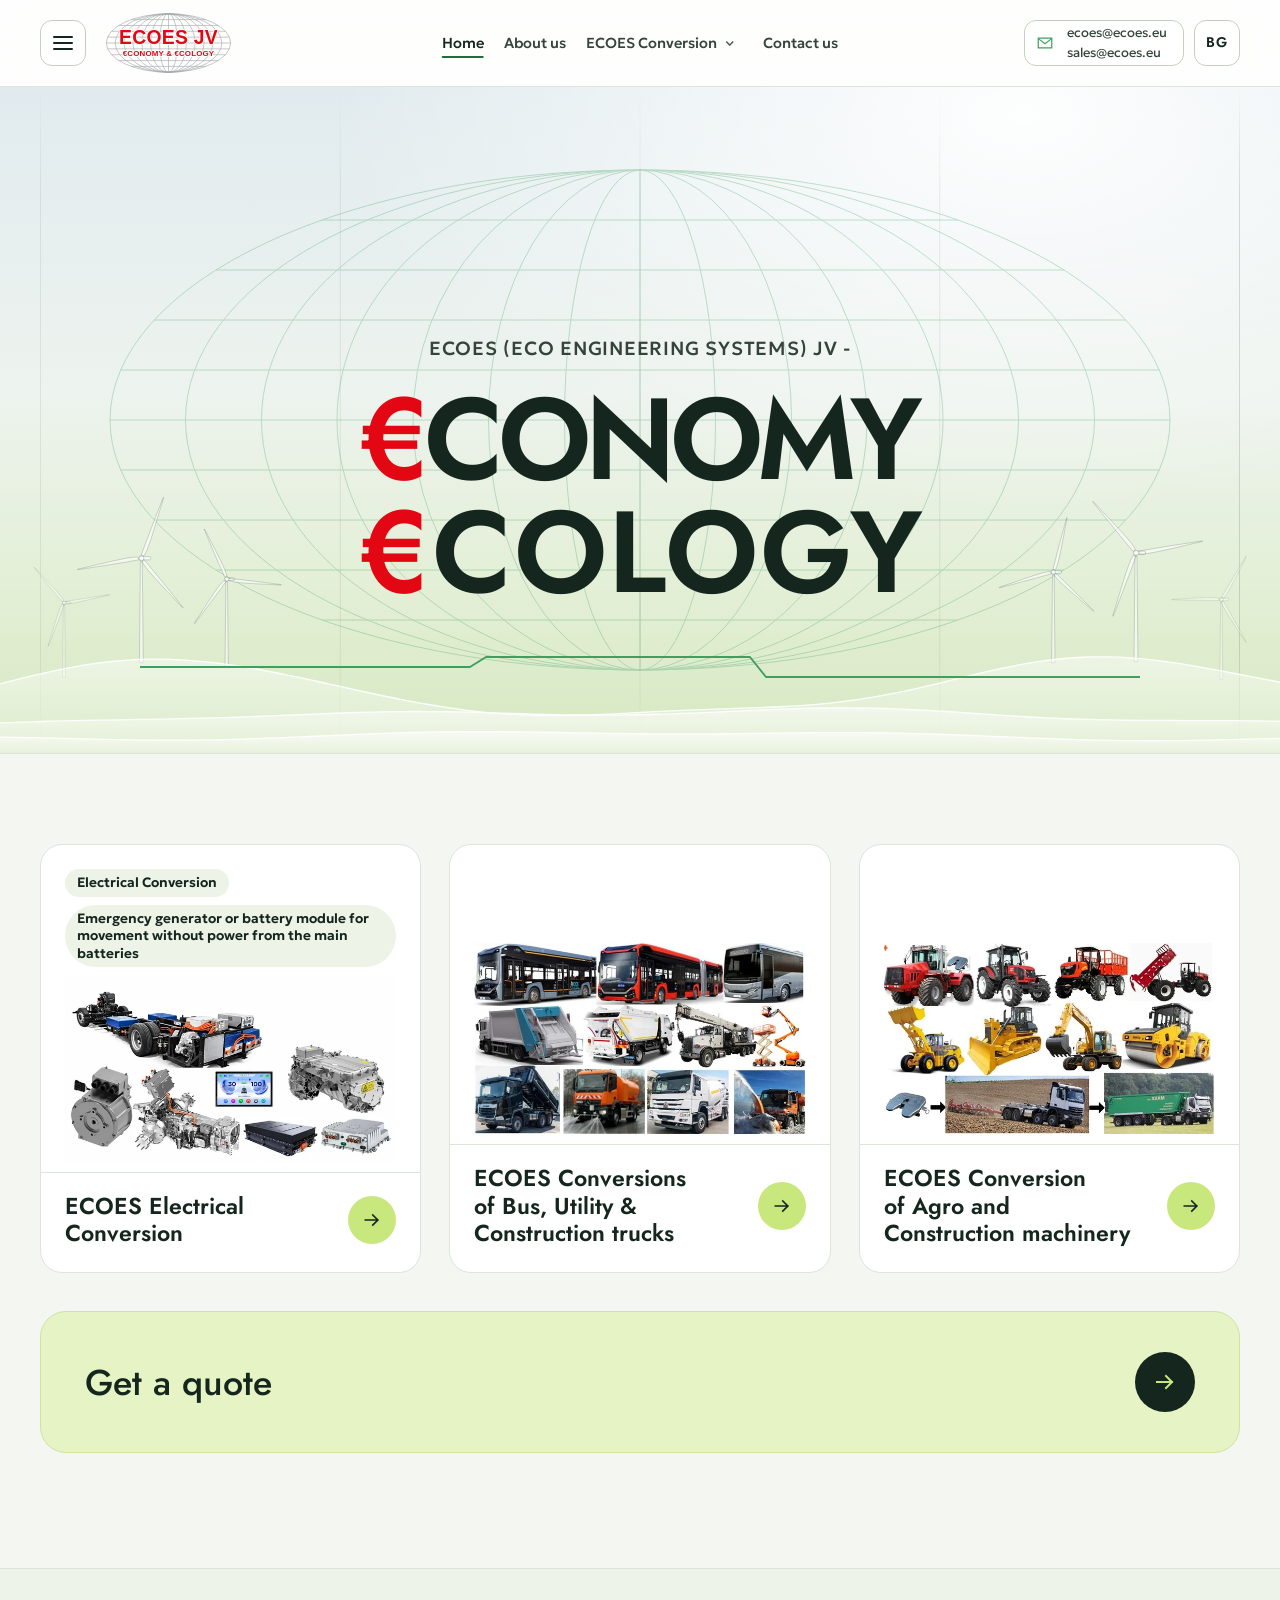
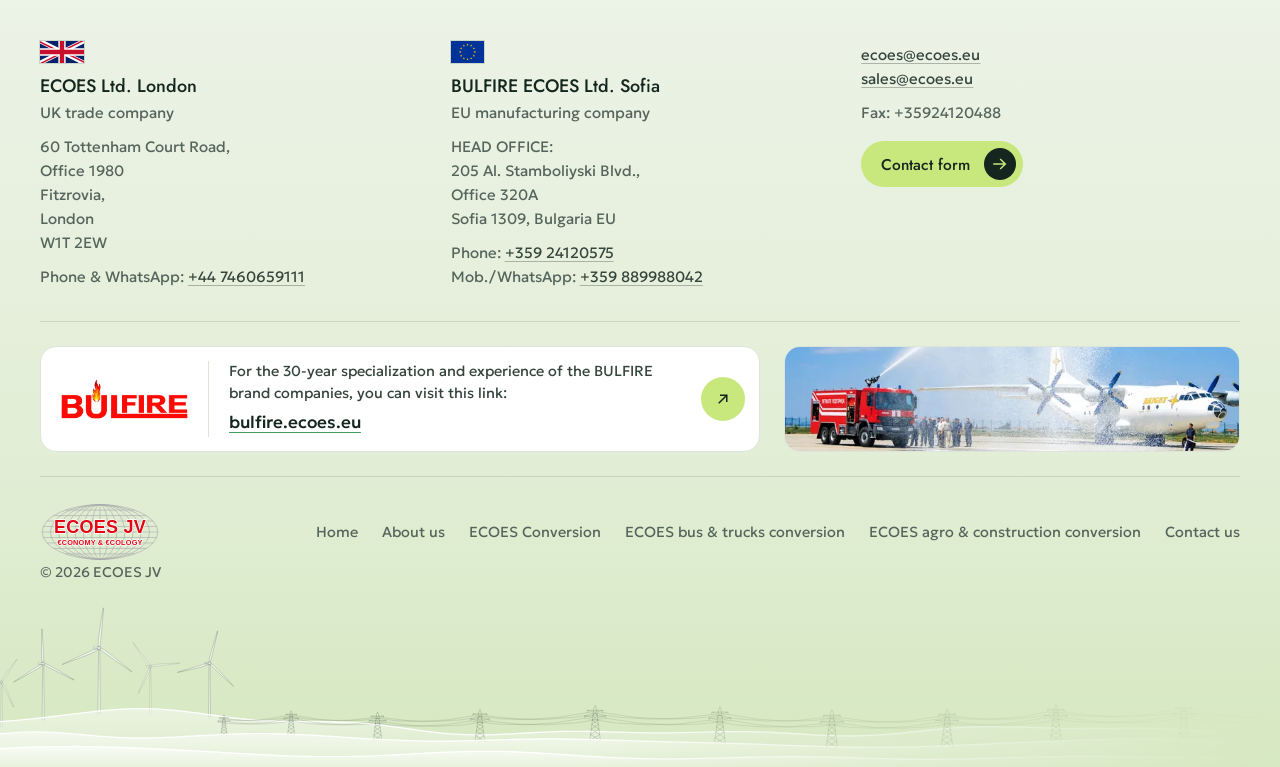
<file: index.html>
<!doctype html>
<html lang="en">
<head>
  <meta charset="utf-8">
  <meta name="viewport" content="width=device-width, initial-scale=1">
  <title>ECOES (ECO ENGINEERING SYSTEMS) JV - €CONOMY &amp; €COLOGY</title>
  <meta name="description" content="ECOES (ECO ENGINEERING SYSTEMS) JV - €CONOMY & €COLOGY">
  <meta name="theme-color" content="#ffffff">
  <link rel="canonical" href="https://ecoes.eu/">
  <link rel="alternate" hreflang="en" href="https://ecoes.eu/">
  <link rel="alternate" hreflang="bg" href="https://ecoes.eu/bg/">
  <link rel="alternate" hreflang="x-default" href="https://ecoes.eu/">
  <link rel="icon" href="assets/img/logo.svg" type="image/svg+xml">
  <link rel="preconnect" href="https://fonts.googleapis.com">
  <link rel="preconnect" href="https://fonts.gstatic.com" crossorigin>
  <link href="https://fonts.googleapis.com/css2?family=Geologica:slnt,wght@-12..0,300..700&family=Jost:wght@400..700&display=swap" rel="stylesheet">
  <link rel="stylesheet" href="assets/css/style.css">
</head>
<body>
  <a class="skip-link" href="#main">Skip to content</a>

  <header class="site-header">
    <div class="container header-inner">
      <button class="nav-toggle" type="button" aria-label="Menu" aria-expanded="false" aria-controls="main-nav"><span></span></button>
      <a class="brand" href="./" aria-label="ECOES JV - Home" translate="no">
        <img src="assets/img/logo.svg" alt="ECOES JV - €CONOMY &amp; €COLOGY" width="220" height="106">
      </a>
      <nav class="main-nav" id="main-nav" aria-label="Main">
        <ul>
          <li><a href="./" aria-current="page"><span class="l10n-src">Home</span><span class="l10n-bg" lang="bg" translate="no">Начало</span></a></li>
          <li><a href="about-us/"><span class="l10n-src">About us</span><span class="l10n-bg" lang="bg" translate="no">За нас</span></a></li>
          <li class="has-sub">
            <a href="electric-conversion/"><span class="l10n-src"><span translate="no">ECOES </span>Conversion</span><span class="l10n-bg" lang="bg" translate="no">ECOES конверсия</span></a>
            <button class="sub-toggle" type="button" aria-expanded="false" aria-controls="sub-conversion" aria-label="ECOES Conversion submenu"><svg viewBox="0 0 12 12" aria-hidden="true" focusable="false"><path d="M2.5 4.5 6 8l3.5-3.5" fill="none" stroke="currentColor" stroke-width="1.6"/></svg></button>
            <div class="sub-panel" id="sub-conversion">
              <ul class="sub-nav">
                <li><a href="electric-conversions-bus-truck/"><span class="l10n-src"><span translate="no">ECOES </span>bus &amp; trucks conversion</span><span class="l10n-bg" lang="bg" translate="no">ECOES конверсия на автобуси и камиони</span></a></li>
                <li><a href="electric-agro-truck-construction/"><span class="l10n-src"><span translate="no">ECOES </span>agro &amp; construction conversion</span><span class="l10n-bg" lang="bg" translate="no">ECOES конверсия на селскостопанска и строителна техника</span></a></li>
              </ul>
            </div>
          </li>
          <li><a href="contact-us/"><span class="l10n-src">Contact us</span><span class="l10n-bg" lang="bg" translate="no">Контакти</span></a></li>
        </ul>
      </nav>
      <address class="header-mail" translate="no">
        <svg class="header-mail-icon" viewBox="0 0 24 24" fill="none" stroke="currentColor" stroke-width="1.6" aria-hidden="true" focusable="false"><path d="M3 5.5h18v13H3z"/><path d="m3.5 6.5 8.5 6.5 8.5-6.5"/></svg>
        <span class="header-mail-list"><a href="mailto:ecoes@ecoes.eu">ecoes@ecoes.eu</a><a href="mailto:sales@ecoes.eu">sales@ecoes.eu</a></span>
      </address>
      <div class="lang-switch" role="group" aria-label="Language" translate="no">
        <a href="./" hreflang="en" lang="en" aria-current="page">EN<span class="visually-hidden"> - English</span></a>
        <a href="bg/" hreflang="bg" lang="bg">BG<span class="visually-hidden"> - Български</span></a>
      </div>
    </div>
  </header>

  <main id="main">
    <section class="hero">
      <svg class="hero-globe" viewBox="0 0 220 106" aria-hidden="true" focusable="false"><g fill="none" stroke="currentColor" stroke-width="1" vector-effect="non-scaling-stroke"><ellipse cx="110" cy="53" rx="106" ry="50" vector-effect="non-scaling-stroke"/><ellipse cx="110" cy="53" rx="15.1" ry="50" vector-effect="non-scaling-stroke"/><ellipse cx="110" cy="53" rx="30.3" ry="50" vector-effect="non-scaling-stroke"/><ellipse cx="110" cy="53" rx="45.4" ry="50" vector-effect="non-scaling-stroke"/><ellipse cx="110" cy="53" rx="60.6" ry="50" vector-effect="non-scaling-stroke"/><ellipse cx="110" cy="53" rx="75.7" ry="50" vector-effect="non-scaling-stroke"/><ellipse cx="110" cy="53" rx="90.9" ry="50" vector-effect="non-scaling-stroke"/><line x1="110" y1="3" x2="110" y2="103" vector-effect="non-scaling-stroke"/><line x1="46.4" y1="13.0" x2="173.6" y2="13.0" vector-effect="non-scaling-stroke"/><line x1="25.2" y1="23.0" x2="194.8" y2="23.0" vector-effect="non-scaling-stroke"/><line x1="12.8" y1="33.0" x2="207.2" y2="33.0" vector-effect="non-scaling-stroke"/><line x1="6.1" y1="43.0" x2="213.9" y2="43.0" vector-effect="non-scaling-stroke"/><line x1="4.0" y1="53.0" x2="216.0" y2="53.0" vector-effect="non-scaling-stroke"/><line x1="6.1" y1="63.0" x2="213.9" y2="63.0" vector-effect="non-scaling-stroke"/><line x1="12.8" y1="73.0" x2="207.2" y2="73.0" vector-effect="non-scaling-stroke"/><line x1="25.2" y1="83.0" x2="194.8" y2="83.0" vector-effect="non-scaling-stroke"/><line x1="46.4" y1="93.0" x2="173.6" y2="93.0" vector-effect="non-scaling-stroke"/></g></svg>
      <div class="container hero-inner">
        <h1>
          <span class="hero-name"><span translate="no">ECOES </span>(ECO ENGINEERING SYSTEMS)<span translate="no"> JV</span>&nbsp;-</span>
          <span class="hero-slogan" translate="no"><span class="hero-word hero-word--economy"><span class="eu">€</span>CONOMY</span> <span class="hero-word hero-word--ecology"><span class="eu">€</span>COLOGY</span></span>
        </h1>
        <svg class="hero-trace" viewBox="0 0 1000 28" preserveAspectRatio="none" aria-hidden="true" focusable="false"><path pathLength="1" d="M0 14 H330 L346 4 H610 L626 24 H1000"/></svg>
      </div>
    </section>

    <section class="tiles-section" aria-label="Sections">
      <div class="container tiles">
        <a class="tile plate" href="electric-conversion/">
          <div class="tile-media">
            <div class="collage">
              <ul class="chips collage-labels">
                <li class="collage-label collage-label--main"><span>Electrical Conversion</span></li>
                <li class="collage-label collage-label--aside"><span>Emergency generator or battery module for movement without power from the main batteries</span></li>
              </ul>
              <picture>
                <source type="image/webp" srcset="assets/img/home/electric-conversion-640.webp 640w, assets/img/home/electric-conversion-1200.webp 1200w, assets/img/home/electric-conversion.webp 1679w" sizes="(max-width: 859px) 100vw, (max-width: 1239px) 50vw, 420px">
                <img src="assets/img/home/electric-conversion-1200.jpg" srcset="assets/img/home/electric-conversion-640.jpg 640w, assets/img/home/electric-conversion-1200.jpg 1200w, assets/img/home/electric-conversion.jpg 1679w" sizes="(max-width: 859px) 100vw, (max-width: 1239px) 50vw, 420px" alt="" width="1679" height="937">
              </picture>
            </div>
          </div>
          <div class="tile-foot">
            <h2><span translate="no">ECOES </span>Electrical Conversion</h2>
            <span class="tile-go" aria-hidden="true"><svg viewBox="0 0 24 24" fill="none" stroke="currentColor" stroke-width="2" stroke-linecap="square"><path d="M4 12h15M13 6l6 6-6 6"/></svg></span>
          </div>
        </a>

        <a class="tile plate" href="electric-conversions-bus-truck/">
          <div class="tile-media">
            <picture>
              <source type="image/webp" srcset="assets/img/home/bus-trucks-640.webp 640w, assets/img/home/bus-trucks.webp 1161w" sizes="(max-width: 859px) 100vw, (max-width: 1239px) 50vw, 420px">
              <img src="assets/img/home/bus-trucks.jpg" srcset="assets/img/home/bus-trucks-640.jpg 640w, assets/img/home/bus-trucks.jpg 1161w" sizes="(max-width: 859px) 100vw, (max-width: 1239px) 50vw, 420px" alt="" width="1161" height="669" loading="lazy">
            </picture>
          </div>
          <div class="tile-foot">
            <h2><span translate="no">ECOES </span>Conversions of Bus, Utility &amp; Construction trucks</h2>
            <span class="tile-go" aria-hidden="true"><svg viewBox="0 0 24 24" fill="none" stroke="currentColor" stroke-width="2" stroke-linecap="square"><path d="M4 12h15M13 6l6 6-6 6"/></svg></span>
          </div>
        </a>

        <a class="tile plate" href="electric-agro-truck-construction/">
          <div class="tile-media">
            <picture>
              <source type="image/webp" srcset="assets/img/home/agro-construction-640.webp 640w, assets/img/home/agro-construction.webp 1161w" sizes="(max-width: 859px) 100vw, (max-width: 1239px) 50vw, 420px">
              <img src="assets/img/home/agro-construction.jpg" srcset="assets/img/home/agro-construction-640.jpg 640w, assets/img/home/agro-construction.jpg 1161w" sizes="(max-width: 859px) 100vw, (max-width: 1239px) 50vw, 420px" alt="" width="1161" height="669" loading="lazy">
            </picture>
          </div>
          <div class="tile-foot">
            <h2><span translate="no">ECOES </span>Conversion of Agro and Construction machinery</h2>
            <span class="tile-go" aria-hidden="true"><svg viewBox="0 0 24 24" fill="none" stroke="currentColor" stroke-width="2" stroke-linecap="square"><path d="M4 12h15M13 6l6 6-6 6"/></svg></span>
          </div>
        </a>
      </div>
      <div class="container">

        <a class="cta plate" href="contact-us/?topic=conversion#contact-form">
          <span class="cta-text"><span class="l10n-src">Get a quote</span><span class="l10n-bg" lang="bg" translate="no">Вземете оферта</span></span>
          <span class="cta-go" aria-hidden="true"><svg viewBox="0 0 24 24" fill="none" stroke="currentColor" stroke-width="2" stroke-linecap="square" aria-hidden="true" focusable="false"><path d="M4 12h15M13 6l6 6-6 6"/></svg></span>
        </a>
      </div>
    </section>
  </main>

  <footer class="site-footer">
    <div class="container">
      <div class="footer-offices">
        <div class="footer-office">
          <img class="flag" src="assets/img/flags/uk.svg" alt="" width="60" height="30">
          <h2><span translate="no">ECOES Ltd. </span>London</h2>
          <p>UK trade company</p>
          <p translate="no">60 Tottenham Court Road,<br>Office 1980<br>Fitzrovia,<br>London<br>W1T 2EW</p>
          <p>Phone &amp; WhatsApp: <a href="tel:+447460659111" translate="no">+44 7460659111</a></p>
        </div>
        <div class="footer-office">
          <img class="flag" src="assets/img/flags/eu.svg" alt="" width="45" height="30">
          <h2><span translate="no">BULFIRE ECOES Ltd. </span>Sofia</h2>
          <p>EU manufacturing company</p>
          <p>HEAD OFFICE:<br><span translate="no">205 Al. Stamboliyski Blvd.,<br>Office 320A<br>Sofia 1309, Bulgaria EU</span></p>
          <p>Phone: <a href="tel:+35924120575" translate="no">+359 24120575</a><br>Mob./WhatsApp: <a href="tel:+359889988042" translate="no">+359 889988042</a></p>
        </div>
        <div class="footer-office">
          <p><a href="mailto:ecoes@ecoes.eu" translate="no">ecoes@ecoes.eu</a><br><a href="mailto:sales@ecoes.eu" translate="no">sales@ecoes.eu</a></p>
          <p>Fax: <span translate="no">+35924120488</span></p>
          <a class="btn" href="contact-us/#contact-form"><span class="l10n-src">Contact form</span><span class="l10n-bg" lang="bg" translate="no">Форма за контакт</span><svg viewBox="0 0 24 24" fill="none" stroke="currentColor" stroke-width="2" stroke-linecap="square" aria-hidden="true" focusable="false"><path d="M4 12h15M13 6l6 6-6 6"/></svg></a>
        </div>
      </div>
      <div class="footer-bulfire">
        <a class="bulfire-link plate" href="https://bulfire.ecoes.eu/" target="_blank" rel="noopener">
          <picture class="bulfire-logo">
            <source srcset="assets/img/bulfire/bulfire-logo.webp" type="image/webp">
            <img src="assets/img/bulfire/bulfire-logo.png" alt="BULFIRE" width="419" height="132" loading="lazy">
          </picture>
          <span class="bulfire-body">
            <span class="bulfire-text">For the 30-year specialization and experience of the<span translate="no"> BULFIRE </span>brand companies, you can visit this link:</span>
            <span class="bulfire-url" translate="no">bulfire.ecoes.eu</span>
          </span>
          <span class="bulfire-go" aria-hidden="true"><svg viewBox="0 0 24 24" fill="none" stroke="currentColor" stroke-width="2" stroke-linecap="square" aria-hidden="true" focusable="false"><path d="M7 17L17 7M9 7h8v8"/></svg></span>
          <span class="visually-hidden"> (opens in a new tab)</span>
        </a>
        <picture class="bulfire-photo">
          <source type="image/webp" srcset="assets/img/bulfire/airport-640.webp 640w, assets/img/bulfire/airport-1200.webp 1200w" sizes="(min-width: 1140px) 580px, (min-width: 800px) 720px, 100vw">
          <img src="assets/img/bulfire/airport-640.jpg" srcset="assets/img/bulfire/airport-640.jpg 640w, assets/img/bulfire/airport-1200.jpg 1200w" sizes="(min-width: 1140px) 580px, (min-width: 800px) 720px, 100vw" alt="BULFIRE airport fire-fighting vehicle spraying water over an aircraft" width="1200" height="422" loading="lazy">
        </picture>
      </div>
      <div class="footer-inner">
        <a class="footer-brand" href="./" aria-label="ECOES JV - Home" translate="no">
          <img src="assets/img/logo.svg" alt="ECOES JV" width="220" height="106" loading="lazy">
        </a>
        <nav class="footer-nav" aria-label="Footer">
          <ul>
            <li><a href="./"><span class="l10n-src">Home</span><span class="l10n-bg" lang="bg" translate="no">Начало</span></a></li>
            <li><a href="about-us/"><span class="l10n-src">About us</span><span class="l10n-bg" lang="bg" translate="no">За нас</span></a></li>
            <li><a href="electric-conversion/"><span class="l10n-src"><span translate="no">ECOES </span>Conversion</span><span class="l10n-bg" lang="bg" translate="no">ECOES конверсия</span></a></li>
            <li><a href="electric-conversions-bus-truck/"><span class="l10n-src"><span translate="no">ECOES </span>bus &amp; trucks conversion</span><span class="l10n-bg" lang="bg" translate="no">ECOES конверсия на автобуси и камиони</span></a></li>
            <li><a href="electric-agro-truck-construction/"><span class="l10n-src"><span translate="no">ECOES </span>agro &amp; construction conversion</span><span class="l10n-bg" lang="bg" translate="no">ECOES конверсия на селскостопанска и строителна техника</span></a></li>
            <li><a href="contact-us/"><span class="l10n-src">Contact us</span><span class="l10n-bg" lang="bg" translate="no">Контакти</span></a></li>
          </ul>
        </nav>
      </div>
      <p class="footer-copy">© 2026 <span translate="no">ECOES JV</span></p>
    </div>
  </footer>

  <script src="assets/js/main.js" defer></script>
</body>
</html>
</file>
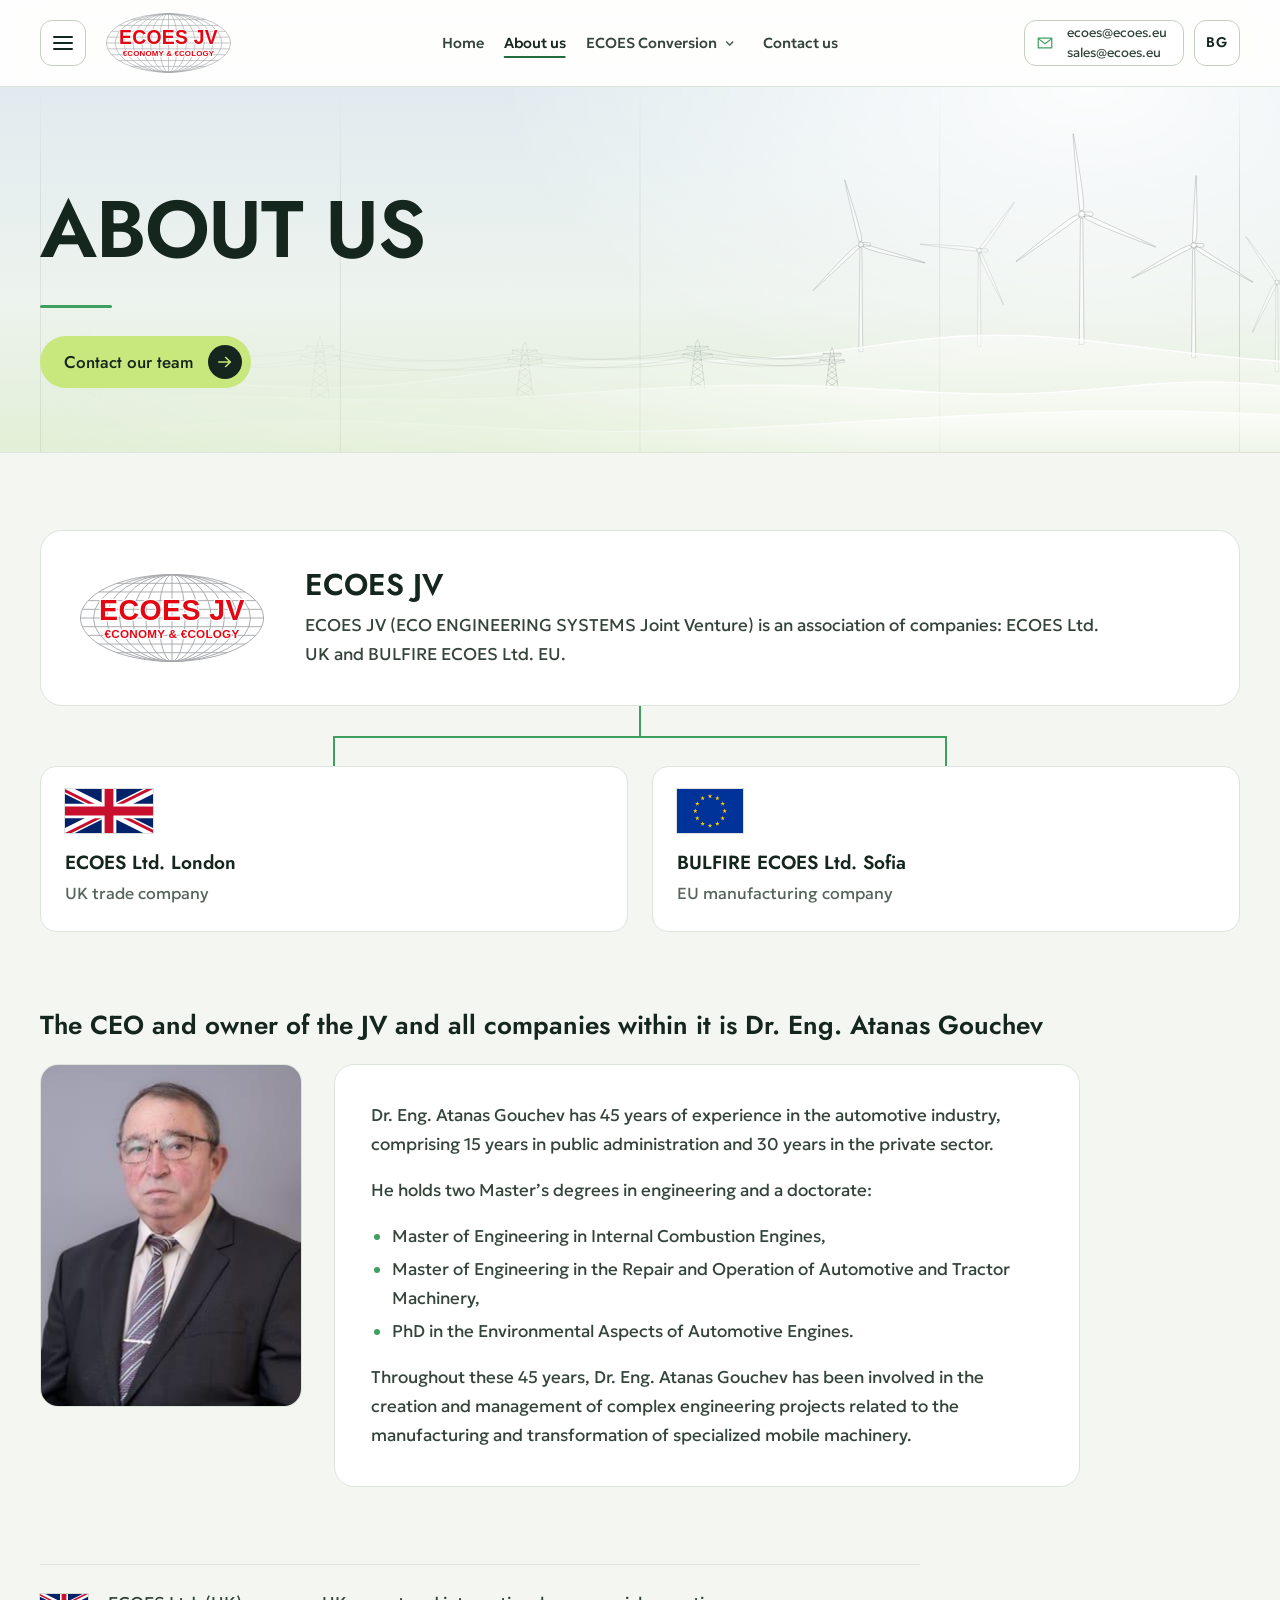
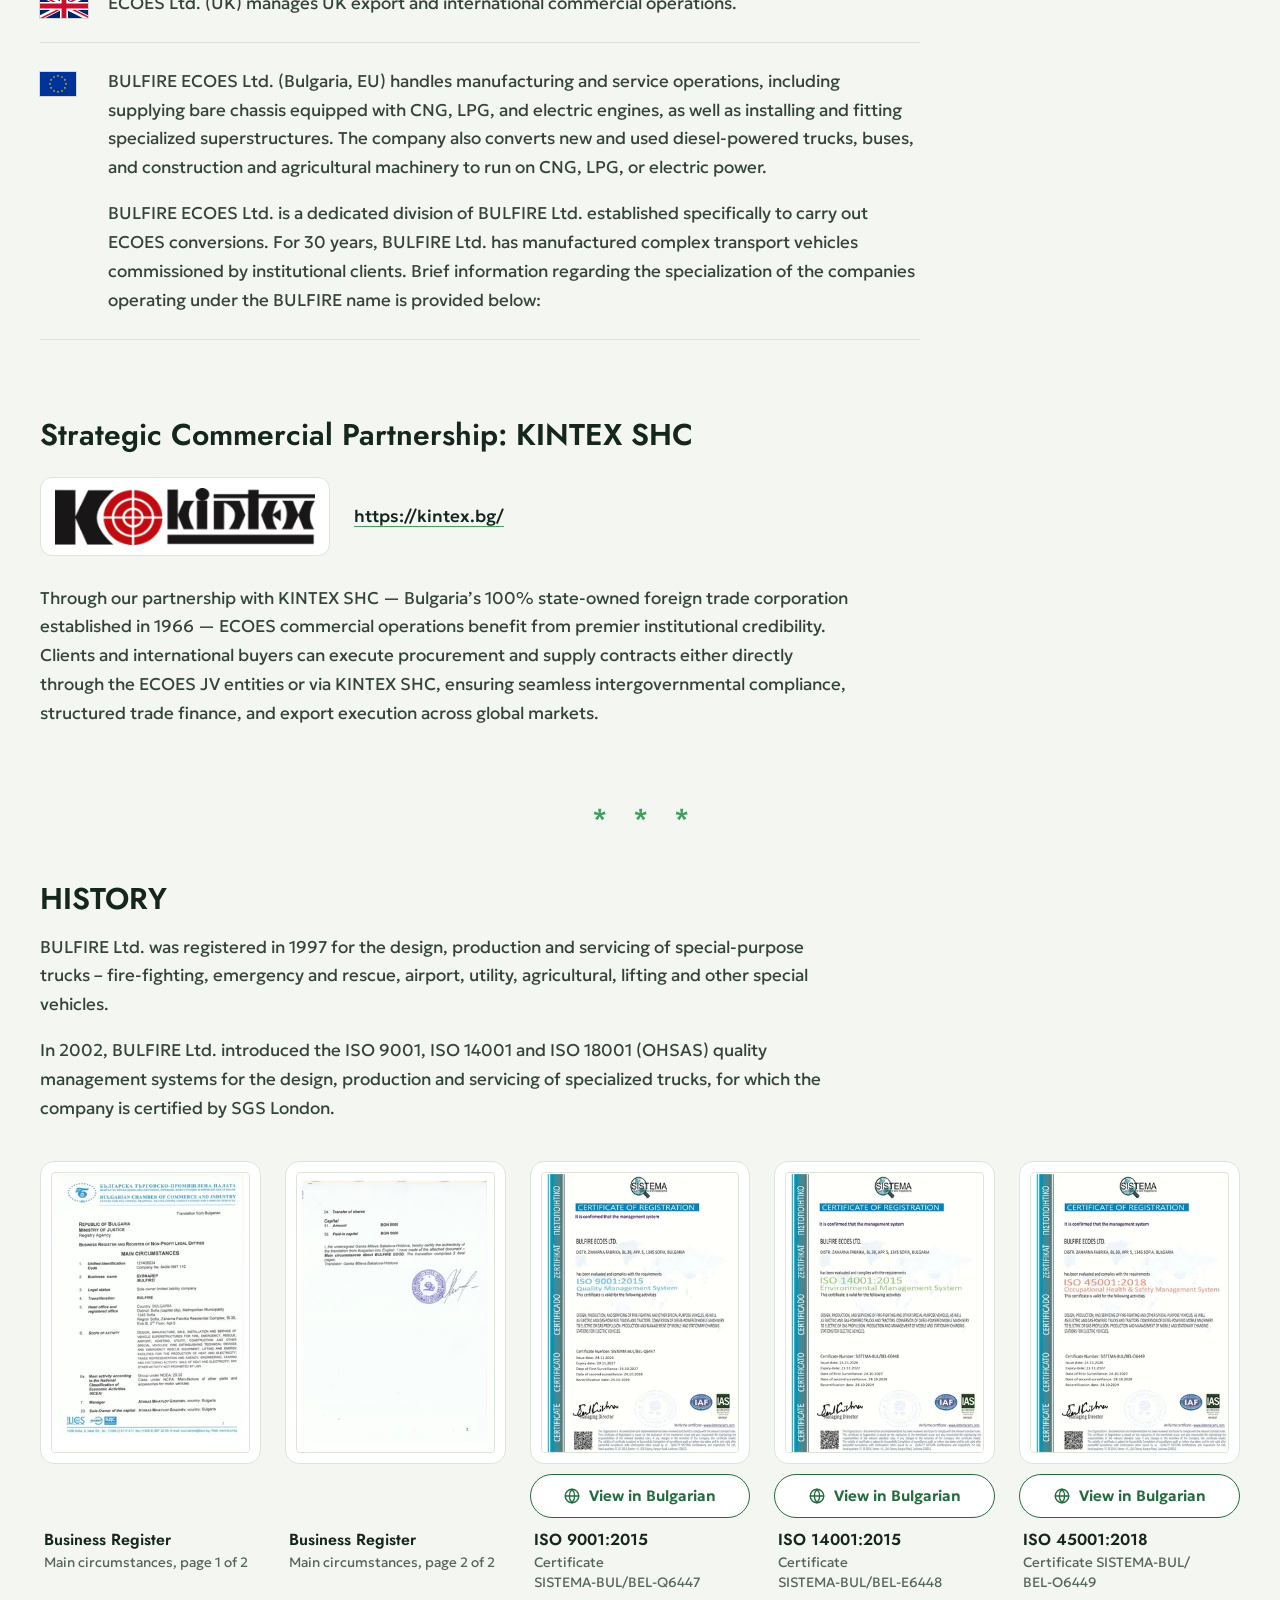
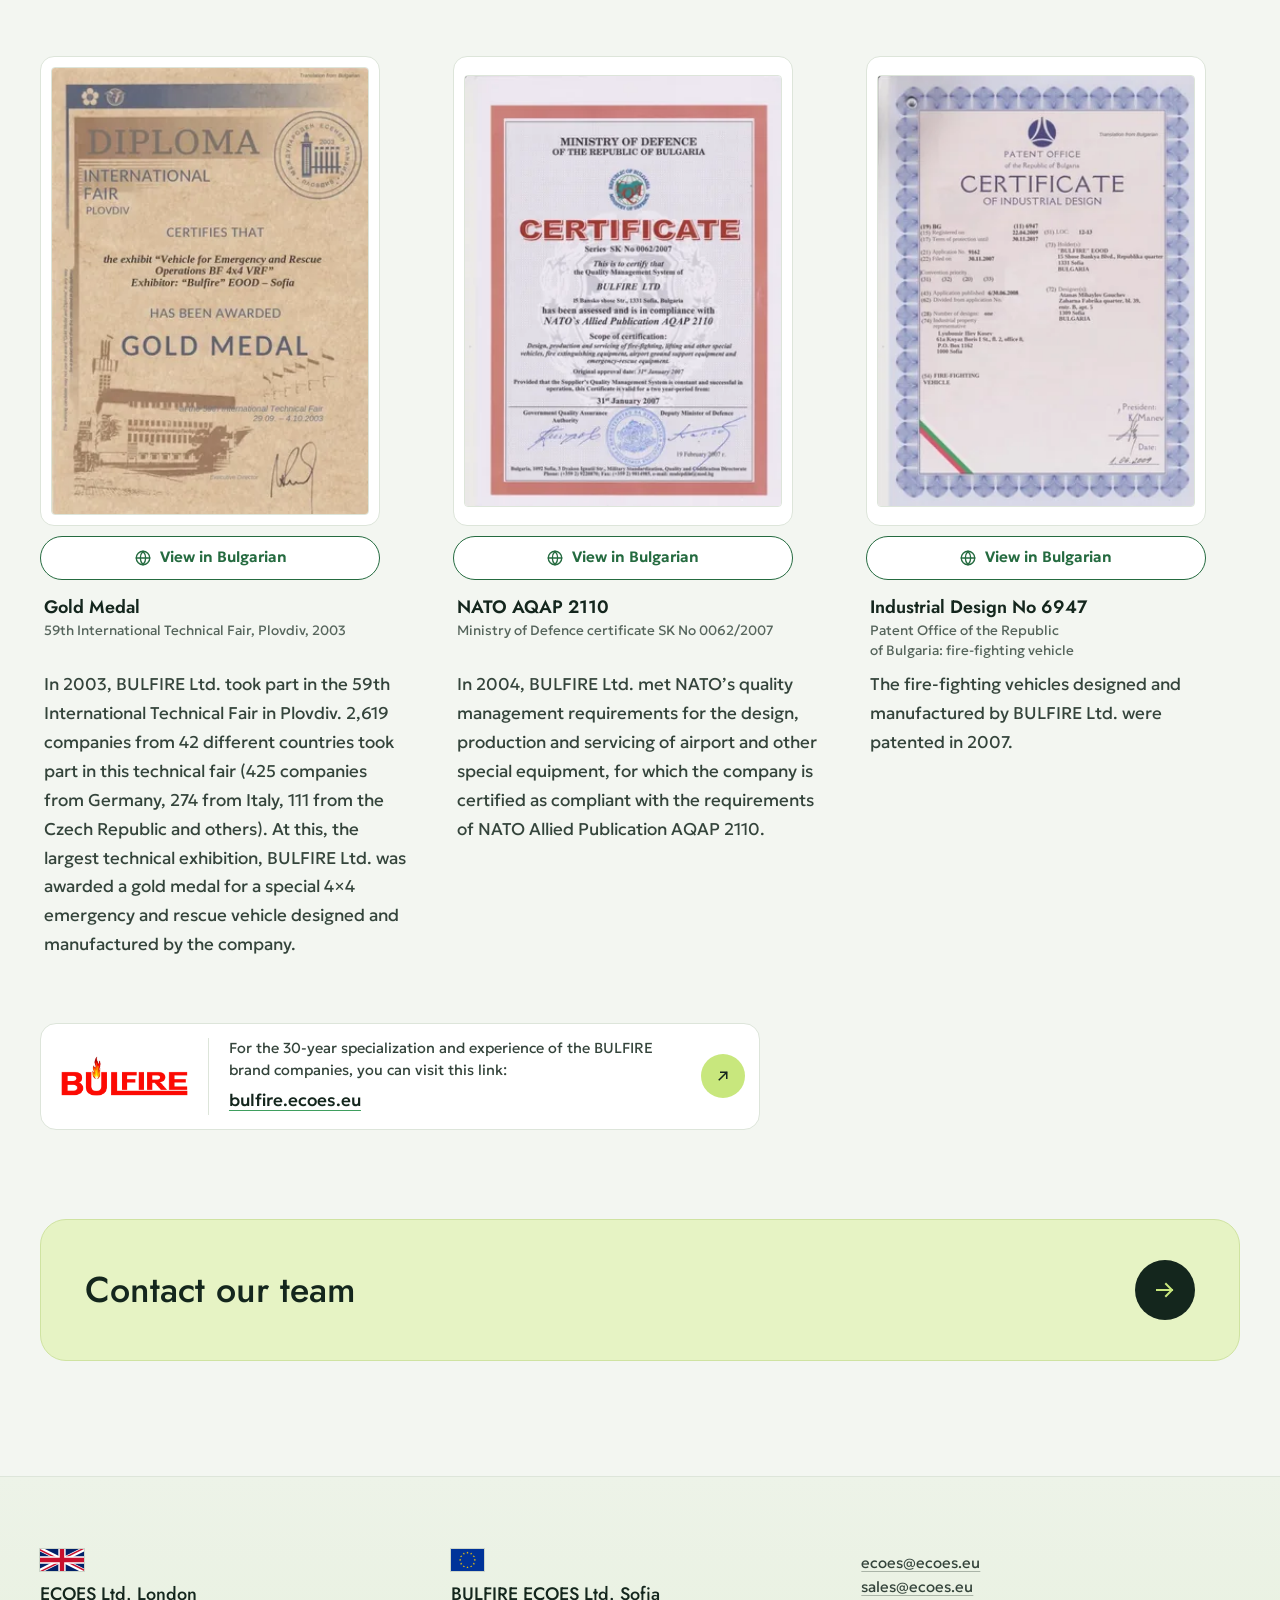
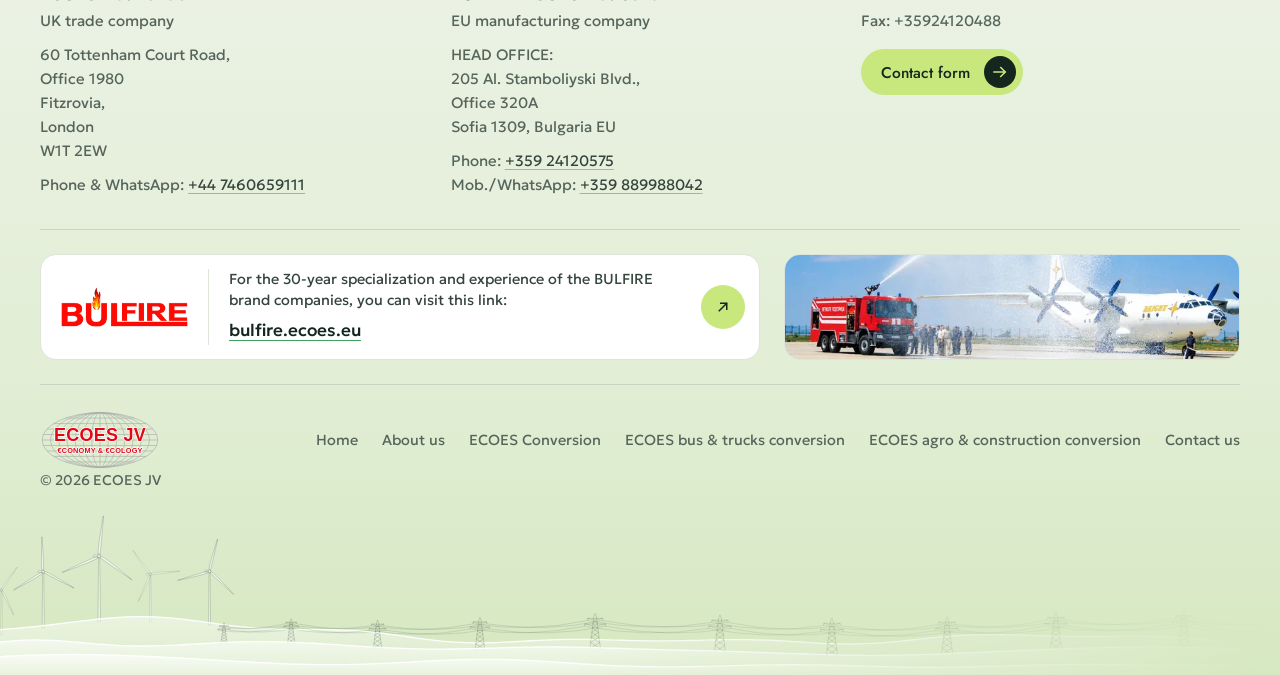
<file: about-us/index.html>
<!doctype html>
<html lang="en">
<head>
  <meta charset="utf-8">
  <meta name="viewport" content="width=device-width, initial-scale=1">
  <title>About us - ECOES JV</title>
  <meta name="description" content="ECOES JV (ECO ENGINEERING SYSTEMS Joint Venture) is an association of companies: ECOES Ltd. UK and BULFIRE ECOES Ltd. EU.">
  <meta name="theme-color" content="#ffffff">
  <link rel="canonical" href="https://ecoes.eu/about-us/">
  <link rel="alternate" hreflang="en" href="https://ecoes.eu/about-us/">
  <link rel="alternate" hreflang="bg" href="https://ecoes.eu/bg/about-us/">
  <link rel="alternate" hreflang="x-default" href="https://ecoes.eu/about-us/">
  <link rel="icon" href="../assets/img/logo.svg" type="image/svg+xml">
  <link rel="preconnect" href="https://fonts.googleapis.com">
  <link rel="preconnect" href="https://fonts.gstatic.com" crossorigin>
  <link href="https://fonts.googleapis.com/css2?family=Geologica:slnt,wght@-12..0,300..700&family=Jost:wght@400..700&display=swap" rel="stylesheet">
  <link rel="stylesheet" href="../assets/css/style.css">
</head>
<body>
  <a class="skip-link" href="#main">Skip to content</a>

  <header class="site-header">
    <div class="container header-inner">
      <button class="nav-toggle" type="button" aria-label="Menu" aria-expanded="false" aria-controls="main-nav"><span></span></button>
      <a class="brand" href="../" aria-label="ECOES JV - Home" translate="no">
        <img src="../assets/img/logo.svg" alt="ECOES JV - €CONOMY &amp; €COLOGY" width="220" height="106">
      </a>
      <nav class="main-nav" id="main-nav" aria-label="Main">
        <ul>
          <li><a href="../"><span class="l10n-src">Home</span><span class="l10n-bg" lang="bg" translate="no">Начало</span></a></li>
          <li><a href="../about-us/" aria-current="page"><span class="l10n-src">About us</span><span class="l10n-bg" lang="bg" translate="no">За нас</span></a></li>
          <li class="has-sub">
            <a href="../electric-conversion/"><span class="l10n-src"><span translate="no">ECOES </span>Conversion</span><span class="l10n-bg" lang="bg" translate="no">ECOES конверсия</span></a>
            <button class="sub-toggle" type="button" aria-expanded="false" aria-controls="sub-conversion" aria-label="ECOES Conversion submenu"><svg viewBox="0 0 12 12" aria-hidden="true" focusable="false"><path d="M2.5 4.5 6 8l3.5-3.5" fill="none" stroke="currentColor" stroke-width="1.6"/></svg></button>
            <div class="sub-panel" id="sub-conversion">
              <ul class="sub-nav">
                <li><a href="../electric-conversions-bus-truck/"><span class="l10n-src"><span translate="no">ECOES </span>bus &amp; trucks conversion</span><span class="l10n-bg" lang="bg" translate="no">ECOES конверсия на автобуси и камиони</span></a></li>
                <li><a href="../electric-agro-truck-construction/"><span class="l10n-src"><span translate="no">ECOES </span>agro &amp; construction conversion</span><span class="l10n-bg" lang="bg" translate="no">ECOES конверсия на селскостопанска и строителна техника</span></a></li>
              </ul>
            </div>
          </li>
          <li><a href="../contact-us/"><span class="l10n-src">Contact us</span><span class="l10n-bg" lang="bg" translate="no">Контакти</span></a></li>
        </ul>
      </nav>
      <address class="header-mail" translate="no">
        <svg class="header-mail-icon" viewBox="0 0 24 24" fill="none" stroke="currentColor" stroke-width="1.6" aria-hidden="true" focusable="false"><path d="M3 5.5h18v13H3z"/><path d="m3.5 6.5 8.5 6.5 8.5-6.5"/></svg>
        <span class="header-mail-list"><a href="mailto:ecoes@ecoes.eu">ecoes@ecoes.eu</a><a href="mailto:sales@ecoes.eu">sales@ecoes.eu</a></span>
      </address>
      <div class="lang-switch" role="group" aria-label="Language" translate="no">
        <a href="./" hreflang="en" lang="en" aria-current="page">EN<span class="visually-hidden"> - English</span></a>
        <a href="../bg/about-us/" hreflang="bg" lang="bg">BG<span class="visually-hidden"> - Български</span></a>
      </div>
    </div>
  </header>

  <main id="main">
    <div class="page-head">
      <div class="container">
        <h1>ABOUT US</h1>
        <a class="btn" href="../contact-us/?topic=other#contact-form"><span class="l10n-src">Contact our team</span><span class="l10n-bg" lang="bg" translate="no">Свържете се с нашия екип</span><svg viewBox="0 0 24 24" fill="none" stroke="currentColor" stroke-width="2" stroke-linecap="square" aria-hidden="true" focusable="false"><path d="M4 12h15M13 6l6 6-6 6"/></svg></a>
      </div>
    </div>

    <div class="page-body">
      <div class="container">

        <section class="org" aria-labelledby="jv-title">
          <div class="org-jv">
            <img src="../assets/img/logo.svg" alt="" width="220" height="106">
            <div>
              <h2 id="jv-title"><span translate="no">ECOES JV</span></h2>
              <p><span translate="no">ECOES JV </span>(ECO ENGINEERING SYSTEMS Joint Venture) is an association of companies:<span translate="no"> ECOES Ltd. </span>UK and<span translate="no"> BULFIRE ECOES Ltd. </span>EU.</p>
            </div>
          </div>
          <ul class="org-members">
            <li class="org-member">
              <div class="org-card">
              <img class="flag" src="../assets/img/flags/uk.svg" alt="" width="60" height="30">
              <div>
                <h3><span translate="no">ECOES Ltd. </span>London</h3>
                <p>UK trade company</p>
              </div>
              </div>
            </li>
            <li class="org-member">
              <div class="org-card">
              <img class="flag" src="../assets/img/flags/eu.svg" alt="" width="45" height="30">
              <div>
                <h3><span translate="no">BULFIRE ECOES Ltd. </span>Sofia</h3>
                <p>EU manufacturing company</p>
              </div>
              </div>
            </li>
          </ul>
        </section>

        <section class="ceo" aria-label="CEO">
          <p class="ceo-lead">The CEO and owner of the JV and all companies within it is Dr. Eng. Atanas Gouchev</p>
          <div class="bio">
            <div class="bio-photo">
              <img src="../assets/img/about/atanas-gouchev.jpg" alt="Dr. Eng. Atanas Gouchev" width="262" height="343">
            </div>
            <div class="bio-text">
              <p>Dr. Eng. Atanas Gouchev has 45 years of experience in the automotive industry, comprising 15 years in public administration and 30 years in the private sector.</p>
              <p>He holds two Master’s degrees in engineering and a doctorate:</p>
              <ul>
                <li>Master of Engineering in Internal Combustion Engines,</li>
                <li>Master of Engineering in the Repair and Operation of Automotive and Tractor Machinery,</li>
                <li>PhD in the Environmental Aspects of Automotive Engines.</li>
              </ul>
              <p>Throughout these 45 years, Dr. Eng. Atanas Gouchev has been involved in the creation and management of complex engineering projects related to the manufacturing and transformation of specialized mobile machinery.</p>
            </div>
          </div>
        </section>

        <section class="roles-block" aria-label="Companies">
          <ul class="roles">
            <li class="role">
              <img class="flag" src="../assets/img/flags/uk.svg" alt="" width="60" height="30">
              <div>
                <p><span translate="no">ECOES Ltd. </span>(UK) manages UK export and international commercial operations.</p>
              </div>
            </li>
            <li class="role">
              <img class="flag" src="../assets/img/flags/eu.svg" alt="" width="45" height="30">
              <div>
                <p><span translate="no">BULFIRE ECOES Ltd. </span>(Bulgaria, EU) handles manufacturing and service operations, including supplying bare chassis equipped with CNG, LPG, and electric engines, as well as installing and fitting specialized superstructures. The company also converts new and used diesel-powered trucks, buses, and construction and agricultural machinery to run on CNG, LPG, or electric power.</p>
                <p><span translate="no">BULFIRE ECOES Ltd. </span>is a dedicated division of<span translate="no"> BULFIRE Ltd. </span>established specifically to carry out<span translate="no"> ECOES </span>conversions. For 30 years,<span translate="no"> BULFIRE Ltd. </span>has manufactured complex transport vehicles commissioned by institutional clients. Brief information regarding the specialization of the companies operating under the<span translate="no"> BULFIRE </span>name is provided below:</p>
              </div>
            </li>
          </ul>
        </section>

        <section class="partner" aria-labelledby="partner-title">
          <h2 id="partner-title">Strategic Commercial Partnership:<span translate="no"> KINTEX SHC</span></h2>
          <a class="partner-link" href="https://kintex.bg/" target="_blank" rel="noopener">
            <picture>
              <source srcset="../assets/img/about/kintex.webp" type="image/webp">
              <img src="../assets/img/about/kintex.png" alt="KINTEX" width="301" height="66" loading="lazy">
            </picture>
            <span>https://kintex.bg/<span class="visually-hidden"> (opens in a new tab)</span></span>
          </a>
          <p>Through our partnership with<span translate="no"> KINTEX SHC </span>— Bulgaria’s 100% state-owned foreign trade corporation established in 1966 —<span translate="no"> ECOES </span>commercial operations benefit from premier institutional credibility. Clients and international buyers can execute procurement and supply contracts either directly through the<span translate="no"> ECOES JV </span>entities or via<span translate="no"> KINTEX SHC</span>, ensuring seamless intergovernmental compliance, structured trade finance, and export execution across global markets.</p>
        </section>

        <hr class="asterism">
        <section class="history" id="history" aria-labelledby="history-title">
          <h2 id="history-title">HISTORY</h2>
          <p><span translate="no">BULFIRE Ltd. </span>was registered in 1997 for the design, production and servicing of special-purpose trucks – fire-fighting, emergency and rescue, airport, utility, agricultural, lifting and other special vehicles.</p>
          <p>In 2002,<span translate="no"> BULFIRE Ltd. </span>introduced the ISO 9001, ISO 14001 and ISO 18001 (OHSAS) quality management systems for the design, production and servicing of specialized trucks, for which the company is certified by<span translate="no"> SGS London</span>.</p>
          <ul class="docs" data-close="Close" data-prev="Previous" data-next="Next">
            <li class="doc">
              <a class="doc-link" href="../assets/img/about/history/register-1.jpg" data-webp="../assets/img/about/history/register-1.webp">
                <picture>
                  <source type="image/webp" srcset="../assets/img/about/history/register-1-300.webp 300w, ../assets/img/about/history/register-1.webp 600w" sizes="(max-width: 479px) 45vw, 260px">
                  <img src="../assets/img/about/history/register-1-300.jpg" srcset="../assets/img/about/history/register-1-300.jpg 300w, ../assets/img/about/history/register-1.jpg 600w" sizes="(max-width: 479px) 45vw, 260px" alt="Business Register extract for BULFIRE, main circumstances, English translation by the Bulgarian Chamber of Commerce and Industry, page 1" width="300" height="424" loading="lazy">
                </picture>
              </a>
              <p class="doc-title">Business Register<span class="doc-detail">Main circumstances, page 1 of 2</span></p>
            </li>
            <li class="doc">
              <a class="doc-link" href="../assets/img/about/history/register-2.jpg" data-webp="../assets/img/about/history/register-2.webp">
                <picture>
                  <source type="image/webp" srcset="../assets/img/about/history/register-2-300.webp 300w, ../assets/img/about/history/register-2.webp 600w" sizes="(max-width: 479px) 45vw, 260px">
                  <img src="../assets/img/about/history/register-2-300.jpg" srcset="../assets/img/about/history/register-2-300.jpg 300w, ../assets/img/about/history/register-2.jpg 600w" sizes="(max-width: 479px) 45vw, 260px" alt="Business Register extract for BULFIRE, page 2, with the certification and stamp of the translator" width="300" height="422" loading="lazy">
                </picture>
              </a>
              <p class="doc-title">Business Register<span class="doc-detail">Main circumstances, page 2 of 2</span></p>
            </li>
            <li class="doc">
              <div class="doc-wrap">
                <a class="doc-link" href="../assets/img/about/history/iso-9001-2015.jpg" data-webp="../assets/img/about/history/iso-9001-2015.webp" data-alt-href="../assets/img/about/history/iso-9001-2015-bg.jpg" data-alt-webp="../assets/img/about/history/iso-9001-2015-bg.webp" data-alt-text="The same certificate in Bulgarian translation">
                  <span class="doc-frame"><picture class="doc-main"><source type="image/webp" srcset="../assets/img/about/history/iso-9001-2015-300.webp 300w, ../assets/img/about/history/iso-9001-2015-600.webp 600w" sizes="(max-width: 479px) 45vw, 260px"><img src="../assets/img/about/history/iso-9001-2015-300.jpg" srcset="../assets/img/about/history/iso-9001-2015-300.jpg 300w, ../assets/img/about/history/iso-9001-2015-600.jpg 600w" sizes="(max-width: 479px) 45vw, 260px" alt="SISTEMA certificate SISTEMA-BUL/BEL-Q6447: the management system of BULFIRE ECOES Ltd. meets the requirements of ISO 9001:2015 (quality management)" width="300" height="424" loading="lazy" decoding="async"></picture><picture class="doc-alt" aria-hidden="true"><source type="image/webp" srcset="../assets/img/about/history/iso-9001-2015-bg-300.webp 300w, ../assets/img/about/history/iso-9001-2015-bg-600.webp 600w" sizes="(max-width: 479px) 45vw, 260px"><img src="../assets/img/about/history/iso-9001-2015-bg-300.jpg" srcset="../assets/img/about/history/iso-9001-2015-bg-300.jpg 300w, ../assets/img/about/history/iso-9001-2015-bg-600.jpg 600w" sizes="(max-width: 479px) 45vw, 260px" alt="" width="300" height="424" loading="lazy" decoding="async"></picture></span>
                </a>
                <button class="doc-lang" type="button" hidden><svg viewBox="0 0 24 24" fill="none" stroke="currentColor" stroke-width="1.8" stroke-linecap="round" aria-hidden="true" focusable="false"><circle cx="12" cy="12" r="9"/><path d="M3 12h18M12 3c2.4 2.6 3.6 5.6 3.6 9s-1.2 6.4-3.6 9c-2.4-2.6-3.6-5.6-3.6-9S9.6 5.6 12 3z"/></svg><span class="doc-lang-label" data-alt="View in English">View in Bulgarian</span></button>
              </div>
              <p class="doc-title">ISO 9001:2015<span class="doc-detail">Certificate <span class="nobr" translate="no">SISTEMA-BUL/</span><wbr><span class="nobr" translate="no">BEL-Q6447</span></span></p>
            </li>
            <li class="doc">
              <div class="doc-wrap">
                <a class="doc-link" href="../assets/img/about/history/iso-14001-2015.jpg" data-webp="../assets/img/about/history/iso-14001-2015.webp" data-alt-href="../assets/img/about/history/iso-14001-2015-bg.jpg" data-alt-webp="../assets/img/about/history/iso-14001-2015-bg.webp" data-alt-text="The same certificate in Bulgarian translation">
                  <span class="doc-frame"><picture class="doc-main"><source type="image/webp" srcset="../assets/img/about/history/iso-14001-2015-300.webp 300w, ../assets/img/about/history/iso-14001-2015-600.webp 600w" sizes="(max-width: 479px) 45vw, 260px"><img src="../assets/img/about/history/iso-14001-2015-300.jpg" srcset="../assets/img/about/history/iso-14001-2015-300.jpg 300w, ../assets/img/about/history/iso-14001-2015-600.jpg 600w" sizes="(max-width: 479px) 45vw, 260px" alt="SISTEMA certificate SISTEMA-BUL/BEL-E6448: the management system of BULFIRE ECOES Ltd. meets the requirements of ISO 14001:2015 (environmental management)" width="300" height="424" loading="lazy" decoding="async"></picture><picture class="doc-alt" aria-hidden="true"><source type="image/webp" srcset="../assets/img/about/history/iso-14001-2015-bg-300.webp 300w, ../assets/img/about/history/iso-14001-2015-bg-600.webp 600w" sizes="(max-width: 479px) 45vw, 260px"><img src="../assets/img/about/history/iso-14001-2015-bg-300.jpg" srcset="../assets/img/about/history/iso-14001-2015-bg-300.jpg 300w, ../assets/img/about/history/iso-14001-2015-bg-600.jpg 600w" sizes="(max-width: 479px) 45vw, 260px" alt="" width="300" height="424" loading="lazy" decoding="async"></picture></span>
                </a>
                <button class="doc-lang" type="button" hidden><svg viewBox="0 0 24 24" fill="none" stroke="currentColor" stroke-width="1.8" stroke-linecap="round" aria-hidden="true" focusable="false"><circle cx="12" cy="12" r="9"/><path d="M3 12h18M12 3c2.4 2.6 3.6 5.6 3.6 9s-1.2 6.4-3.6 9c-2.4-2.6-3.6-5.6-3.6-9S9.6 5.6 12 3z"/></svg><span class="doc-lang-label" data-alt="View in English">View in Bulgarian</span></button>
              </div>
              <p class="doc-title">ISO 14001:2015<span class="doc-detail">Certificate <span class="nobr" translate="no">SISTEMA-BUL/</span><wbr><span class="nobr" translate="no">BEL-E6448</span></span></p>
            </li>
            <li class="doc">
              <div class="doc-wrap">
                <a class="doc-link" href="../assets/img/about/history/iso-45001-2018.jpg" data-webp="../assets/img/about/history/iso-45001-2018.webp" data-alt-href="../assets/img/about/history/iso-45001-2018-bg.jpg" data-alt-webp="../assets/img/about/history/iso-45001-2018-bg.webp" data-alt-text="The same certificate in Bulgarian translation">
                  <span class="doc-frame"><picture class="doc-main"><source type="image/webp" srcset="../assets/img/about/history/iso-45001-2018-300.webp 300w, ../assets/img/about/history/iso-45001-2018-600.webp 600w" sizes="(max-width: 479px) 45vw, 260px"><img src="../assets/img/about/history/iso-45001-2018-300.jpg" srcset="../assets/img/about/history/iso-45001-2018-300.jpg 300w, ../assets/img/about/history/iso-45001-2018-600.jpg 600w" sizes="(max-width: 479px) 45vw, 260px" alt="SISTEMA certificate SISTEMA-BUL/BEL-O6449: the management system of BULFIRE ECOES Ltd. meets the requirements of ISO 45001:2018 (occupational health and safety management)" width="300" height="424" loading="lazy" decoding="async"></picture><picture class="doc-alt" aria-hidden="true"><source type="image/webp" srcset="../assets/img/about/history/iso-45001-2018-bg-300.webp 300w, ../assets/img/about/history/iso-45001-2018-bg-600.webp 600w" sizes="(max-width: 479px) 45vw, 260px"><img src="../assets/img/about/history/iso-45001-2018-bg-300.jpg" srcset="../assets/img/about/history/iso-45001-2018-bg-300.jpg 300w, ../assets/img/about/history/iso-45001-2018-bg-600.jpg 600w" sizes="(max-width: 479px) 45vw, 260px" alt="" width="300" height="424" loading="lazy" decoding="async"></picture></span>
                </a>
                <button class="doc-lang" type="button" hidden><svg viewBox="0 0 24 24" fill="none" stroke="currentColor" stroke-width="1.8" stroke-linecap="round" aria-hidden="true" focusable="false"><circle cx="12" cy="12" r="9"/><path d="M3 12h18M12 3c2.4 2.6 3.6 5.6 3.6 9s-1.2 6.4-3.6 9c-2.4-2.6-3.6-5.6-3.6-9S9.6 5.6 12 3z"/></svg><span class="doc-lang-label" data-alt="View in English">View in Bulgarian</span></button>
              </div>
              <p class="doc-title">ISO 45001:2018<span class="doc-detail">Certificate <span class="nobr" translate="no">SISTEMA-BUL/</span><wbr><span class="nobr" translate="no">BEL-O6449</span></span></p>
            </li>
          </ul>
          <ul class="awards">
            <li class="award">
              <div class="doc-wrap">
                <a class="doc-link" href="../assets/img/about/history/plovdiv-2003-en.jpg" data-webp="../assets/img/about/history/plovdiv-2003-en.webp" data-alt-href="../assets/img/about/history/plovdiv-2003.jpg" data-alt-webp="../assets/img/about/history/plovdiv-2003.webp" data-alt-text="The same diploma in the Bulgarian original">
                  <span class="doc-frame"><picture class="doc-main"><source type="image/webp" srcset="../assets/img/about/history/plovdiv-2003-en-300.webp 300w, ../assets/img/about/history/plovdiv-2003-en.webp 583w" sizes="(max-width: 359px) 85vw, 300px"><img src="../assets/img/about/history/plovdiv-2003-en-300.jpg" srcset="../assets/img/about/history/plovdiv-2003-en-300.jpg 300w, ../assets/img/about/history/plovdiv-2003-en.jpg 583w" sizes="(max-width: 359px) 85vw, 300px" alt="Diploma of the International Fair Plovdiv, 2003, in English translation: the exhibit “Vehicle for emergency and rescue operations BF 4x4 VRF” by Bulfire EOOD, Sofia, is awarded the Gold Medal" width="300" height="423" loading="lazy" decoding="async"></picture><picture class="doc-alt" aria-hidden="true"><source type="image/webp" srcset="../assets/img/about/history/plovdiv-2003-300.webp 300w, ../assets/img/about/history/plovdiv-2003.webp 583w" sizes="(max-width: 359px) 85vw, 300px"><img src="../assets/img/about/history/plovdiv-2003-300.jpg" srcset="../assets/img/about/history/plovdiv-2003-300.jpg 300w, ../assets/img/about/history/plovdiv-2003.jpg 583w" sizes="(max-width: 359px) 85vw, 300px" alt="" width="300" height="423" loading="lazy" decoding="async"></picture></span>
                </a>
                <button class="doc-lang" type="button" hidden><svg viewBox="0 0 24 24" fill="none" stroke="currentColor" stroke-width="1.8" stroke-linecap="round" aria-hidden="true" focusable="false"><circle cx="12" cy="12" r="9"/><path d="M3 12h18M12 3c2.4 2.6 3.6 5.6 3.6 9s-1.2 6.4-3.6 9c-2.4-2.6-3.6-5.6-3.6-9S9.6 5.6 12 3z"/></svg><span class="doc-lang-label" data-alt="View in English">View in Bulgarian</span></button>
              </div>
              <h3 class="doc-title">Gold Medal<span class="doc-detail">59th International Technical Fair, Plovdiv, 2003</span></h3>
              <p>In 2003,<span translate="no"> BULFIRE Ltd. </span>took part in the 59th International Technical Fair in Plovdiv. 2,619 companies from 42 different countries took part in this technical fair (425 companies from Germany, 274 from Italy, 111 from the Czech Republic and others). At this, the largest technical exhibition,<span translate="no"> BULFIRE Ltd. </span>was awarded a gold medal for a special 4×4 emergency and rescue vehicle designed and manufactured by the company.</p>
            </li>
            <li class="award">
              <div class="doc-wrap">
                <a class="doc-link" href="../assets/img/about/history/aqap-2110.jpg" data-webp="../assets/img/about/history/aqap-2110.webp" data-alt-href="../assets/img/about/history/aqap-2110-bg.jpg" data-alt-webp="../assets/img/about/history/aqap-2110-bg.webp" data-alt-text="The same certificate in Bulgarian translation">
                  <span class="doc-frame"><picture class="doc-main"><source type="image/webp" srcset="../assets/img/about/history/aqap-2110-300.webp 300w, ../assets/img/about/history/aqap-2110.webp 599w" sizes="(max-width: 359px) 85vw, 300px"><img src="../assets/img/about/history/aqap-2110-300.jpg" srcset="../assets/img/about/history/aqap-2110-300.jpg 300w, ../assets/img/about/history/aqap-2110.jpg 599w" sizes="(max-width: 359px) 85vw, 300px" alt="Certificate SK No 0062/2007 of the Ministry of Defence of the Republic of Bulgaria: the quality management system of BULFIRE LTD is in compliance with NATO’s Allied Publication AQAP 2110" width="300" height="409" loading="lazy" decoding="async"></picture><picture class="doc-alt" aria-hidden="true"><source type="image/webp" srcset="../assets/img/about/history/aqap-2110-bg-300.webp 300w, ../assets/img/about/history/aqap-2110-bg.webp 599w" sizes="(max-width: 359px) 85vw, 300px"><img src="../assets/img/about/history/aqap-2110-bg-300.jpg" srcset="../assets/img/about/history/aqap-2110-bg-300.jpg 300w, ../assets/img/about/history/aqap-2110-bg.jpg 599w" sizes="(max-width: 359px) 85vw, 300px" alt="" width="300" height="409" loading="lazy" decoding="async"></picture></span>
                </a>
                <button class="doc-lang" type="button" hidden><svg viewBox="0 0 24 24" fill="none" stroke="currentColor" stroke-width="1.8" stroke-linecap="round" aria-hidden="true" focusable="false"><circle cx="12" cy="12" r="9"/><path d="M3 12h18M12 3c2.4 2.6 3.6 5.6 3.6 9s-1.2 6.4-3.6 9c-2.4-2.6-3.6-5.6-3.6-9S9.6 5.6 12 3z"/></svg><span class="doc-lang-label" data-alt="View in English">View in Bulgarian</span></button>
              </div>
              <h3 class="doc-title">NATO AQAP 2110<span class="doc-detail">Ministry of Defence certificate SK No 0062/2007</span></h3>
              <p>In 2004,<span translate="no"> BULFIRE Ltd. </span>met NATO’s quality management requirements for the design, production and servicing of airport and other special equipment, for which the company is certified as compliant with the requirements of NATO Allied Publication AQAP&nbsp;2110.</p>
            </li>
            <li class="award">
              <div class="doc-wrap">
                <a class="doc-link" href="../assets/img/about/history/design-6947-en.jpg" data-webp="../assets/img/about/history/design-6947-en.webp" data-alt-href="../assets/img/about/history/design-6947.jpg" data-alt-webp="../assets/img/about/history/design-6947.webp" data-alt-text="The same certificate in the Bulgarian original">
                  <span class="doc-frame"><picture class="doc-main"><source type="image/webp" srcset="../assets/img/about/history/design-6947-en-300.webp 300w, ../assets/img/about/history/design-6947-en.webp 599w" sizes="(max-width: 359px) 85vw, 300px"><img src="../assets/img/about/history/design-6947-en-300.jpg" srcset="../assets/img/about/history/design-6947-en-300.jpg 300w, ../assets/img/about/history/design-6947-en.jpg 599w" sizes="(max-width: 359px) 85vw, 300px" alt="Certificate No 6947 of the Patent Office of the Republic of Bulgaria for the industrial design “Fire-fighting vehicle”, in English translation: owner BULFIRE EOOD, designer Atanas Mihaylov Gouchev, registered on 22 April 2009" width="300" height="409" loading="lazy" decoding="async"></picture><picture class="doc-alt" aria-hidden="true"><source type="image/webp" srcset="../assets/img/about/history/design-6947-300.webp 300w, ../assets/img/about/history/design-6947.webp 599w" sizes="(max-width: 359px) 85vw, 300px"><img src="../assets/img/about/history/design-6947-300.jpg" srcset="../assets/img/about/history/design-6947-300.jpg 300w, ../assets/img/about/history/design-6947.jpg 599w" sizes="(max-width: 359px) 85vw, 300px" alt="" width="300" height="409" loading="lazy" decoding="async"></picture></span>
                </a>
                <button class="doc-lang" type="button" hidden><svg viewBox="0 0 24 24" fill="none" stroke="currentColor" stroke-width="1.8" stroke-linecap="round" aria-hidden="true" focusable="false"><circle cx="12" cy="12" r="9"/><path d="M3 12h18M12 3c2.4 2.6 3.6 5.6 3.6 9s-1.2 6.4-3.6 9c-2.4-2.6-3.6-5.6-3.6-9S9.6 5.6 12 3z"/></svg><span class="doc-lang-label" data-alt="View in English">View in Bulgarian</span></button>
              </div>
              <h3 class="doc-title">Industrial Design No 6947<span class="doc-detail">Patent Office of the Republic of Bulgaria: fire-fighting vehicle</span></h3>
              <p>The fire-fighting vehicles designed and manufactured by<span translate="no"> BULFIRE Ltd. </span>were patented in 2007.</p>
            </li>
          </ul>
        </section>
        <a class="bulfire-link bulfire-link--page plate" href="https://bulfire.ecoes.eu/" target="_blank" rel="noopener">
          <picture class="bulfire-logo">
            <source srcset="../assets/img/bulfire/bulfire-logo.webp" type="image/webp">
            <img src="../assets/img/bulfire/bulfire-logo.png" alt="BULFIRE" width="419" height="132" loading="lazy">
          </picture>
          <span class="bulfire-body">
            <span class="bulfire-text">For the 30-year specialization and experience of the<span translate="no"> BULFIRE </span>brand companies, you can visit this link:</span>
            <span class="bulfire-url" translate="no">bulfire.ecoes.eu</span>
          </span>
          <span class="bulfire-go" aria-hidden="true"><svg viewBox="0 0 24 24" fill="none" stroke="currentColor" stroke-width="2" stroke-linecap="square" aria-hidden="true" focusable="false"><path d="M7 17L17 7M9 7h8v8"/></svg></span>
          <span class="visually-hidden"> (opens in a new tab)</span>
        </a>
        <a class="cta plate" href="../contact-us/?topic=other#contact-form">
          <span class="cta-text"><span class="l10n-src">Contact our team</span><span class="l10n-bg" lang="bg" translate="no">Свържете се с нашия екип</span></span>
          <span class="cta-go" aria-hidden="true"><svg viewBox="0 0 24 24" fill="none" stroke="currentColor" stroke-width="2" stroke-linecap="square" aria-hidden="true" focusable="false"><path d="M4 12h15M13 6l6 6-6 6"/></svg></span>
        </a>

      </div>
    </div>
  </main>

  <footer class="site-footer">
    <div class="container">
      <div class="footer-offices">
        <div class="footer-office">
          <img class="flag" src="../assets/img/flags/uk.svg" alt="" width="60" height="30">
          <h2><span translate="no">ECOES Ltd. </span>London</h2>
          <p>UK trade company</p>
          <p translate="no">60 Tottenham Court Road,<br>Office 1980<br>Fitzrovia,<br>London<br>W1T 2EW</p>
          <p>Phone &amp; WhatsApp: <a href="tel:+447460659111" translate="no">+44 7460659111</a></p>
        </div>
        <div class="footer-office">
          <img class="flag" src="../assets/img/flags/eu.svg" alt="" width="45" height="30">
          <h2><span translate="no">BULFIRE ECOES Ltd. </span>Sofia</h2>
          <p>EU manufacturing company</p>
          <p>HEAD OFFICE:<br><span translate="no">205 Al. Stamboliyski Blvd.,<br>Office 320A<br>Sofia 1309, Bulgaria EU</span></p>
          <p>Phone: <a href="tel:+35924120575" translate="no">+359 24120575</a><br>Mob./WhatsApp: <a href="tel:+359889988042" translate="no">+359 889988042</a></p>
        </div>
        <div class="footer-office">
          <p><a href="mailto:ecoes@ecoes.eu" translate="no">ecoes@ecoes.eu</a><br><a href="mailto:sales@ecoes.eu" translate="no">sales@ecoes.eu</a></p>
          <p>Fax: <span translate="no">+35924120488</span></p>
          <a class="btn" href="../contact-us/#contact-form"><span class="l10n-src">Contact form</span><span class="l10n-bg" lang="bg" translate="no">Форма за контакт</span><svg viewBox="0 0 24 24" fill="none" stroke="currentColor" stroke-width="2" stroke-linecap="square" aria-hidden="true" focusable="false"><path d="M4 12h15M13 6l6 6-6 6"/></svg></a>
        </div>
      </div>
      <div class="footer-bulfire">
        <a class="bulfire-link plate" href="https://bulfire.ecoes.eu/" target="_blank" rel="noopener">
          <picture class="bulfire-logo">
            <source srcset="../assets/img/bulfire/bulfire-logo.webp" type="image/webp">
            <img src="../assets/img/bulfire/bulfire-logo.png" alt="BULFIRE" width="419" height="132" loading="lazy">
          </picture>
          <span class="bulfire-body">
            <span class="bulfire-text">For the 30-year specialization and experience of the<span translate="no"> BULFIRE </span>brand companies, you can visit this link:</span>
            <span class="bulfire-url" translate="no">bulfire.ecoes.eu</span>
          </span>
          <span class="bulfire-go" aria-hidden="true"><svg viewBox="0 0 24 24" fill="none" stroke="currentColor" stroke-width="2" stroke-linecap="square" aria-hidden="true" focusable="false"><path d="M7 17L17 7M9 7h8v8"/></svg></span>
          <span class="visually-hidden"> (opens in a new tab)</span>
        </a>
        <picture class="bulfire-photo">
          <source type="image/webp" srcset="../assets/img/bulfire/airport-640.webp 640w, ../assets/img/bulfire/airport-1200.webp 1200w" sizes="(min-width: 1140px) 580px, (min-width: 800px) 720px, 100vw">
          <img src="../assets/img/bulfire/airport-640.jpg" srcset="../assets/img/bulfire/airport-640.jpg 640w, ../assets/img/bulfire/airport-1200.jpg 1200w" sizes="(min-width: 1140px) 580px, (min-width: 800px) 720px, 100vw" alt="BULFIRE airport fire-fighting vehicle spraying water over an aircraft" width="1200" height="422" loading="lazy">
        </picture>
      </div>
      <div class="footer-inner">
        <a class="footer-brand" href="../" aria-label="ECOES JV - Home" translate="no">
          <img src="../assets/img/logo.svg" alt="ECOES JV" width="220" height="106" loading="lazy">
        </a>
        <nav class="footer-nav" aria-label="Footer">
          <ul>
            <li><a href="../"><span class="l10n-src">Home</span><span class="l10n-bg" lang="bg" translate="no">Начало</span></a></li>
            <li><a href="../about-us/"><span class="l10n-src">About us</span><span class="l10n-bg" lang="bg" translate="no">За нас</span></a></li>
            <li><a href="../electric-conversion/"><span class="l10n-src"><span translate="no">ECOES </span>Conversion</span><span class="l10n-bg" lang="bg" translate="no">ECOES конверсия</span></a></li>
            <li><a href="../electric-conversions-bus-truck/"><span class="l10n-src"><span translate="no">ECOES </span>bus &amp; trucks conversion</span><span class="l10n-bg" lang="bg" translate="no">ECOES конверсия на автобуси и камиони</span></a></li>
            <li><a href="../electric-agro-truck-construction/"><span class="l10n-src"><span translate="no">ECOES </span>agro &amp; construction conversion</span><span class="l10n-bg" lang="bg" translate="no">ECOES конверсия на селскостопанска и строителна техника</span></a></li>
            <li><a href="../contact-us/"><span class="l10n-src">Contact us</span><span class="l10n-bg" lang="bg" translate="no">Контакти</span></a></li>
          </ul>
        </nav>
      </div>
      <p class="footer-copy">© 2026 <span translate="no">ECOES JV</span></p>
    </div>
  </footer>

  <script src="../assets/js/main.js" defer></script>
  <script src="../assets/js/gallery.js" defer></script>
</body>
</html>
</file>
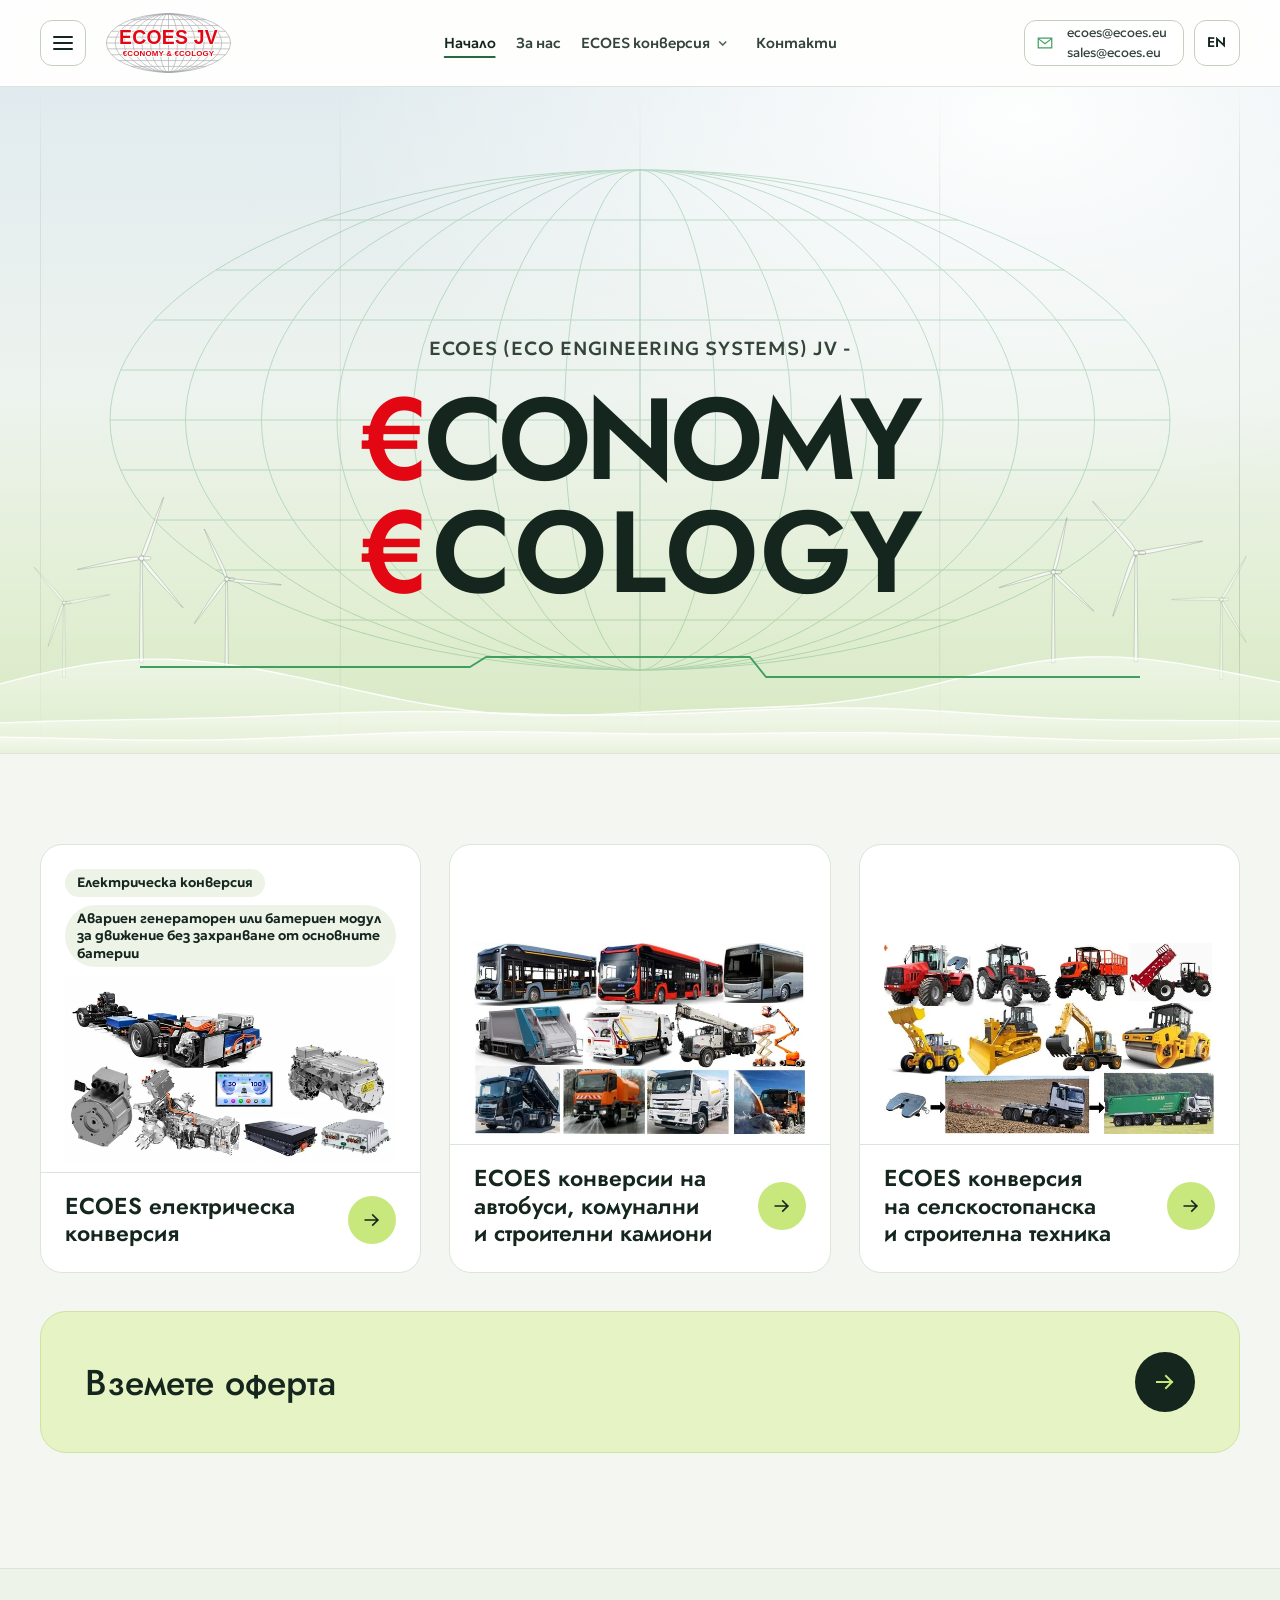
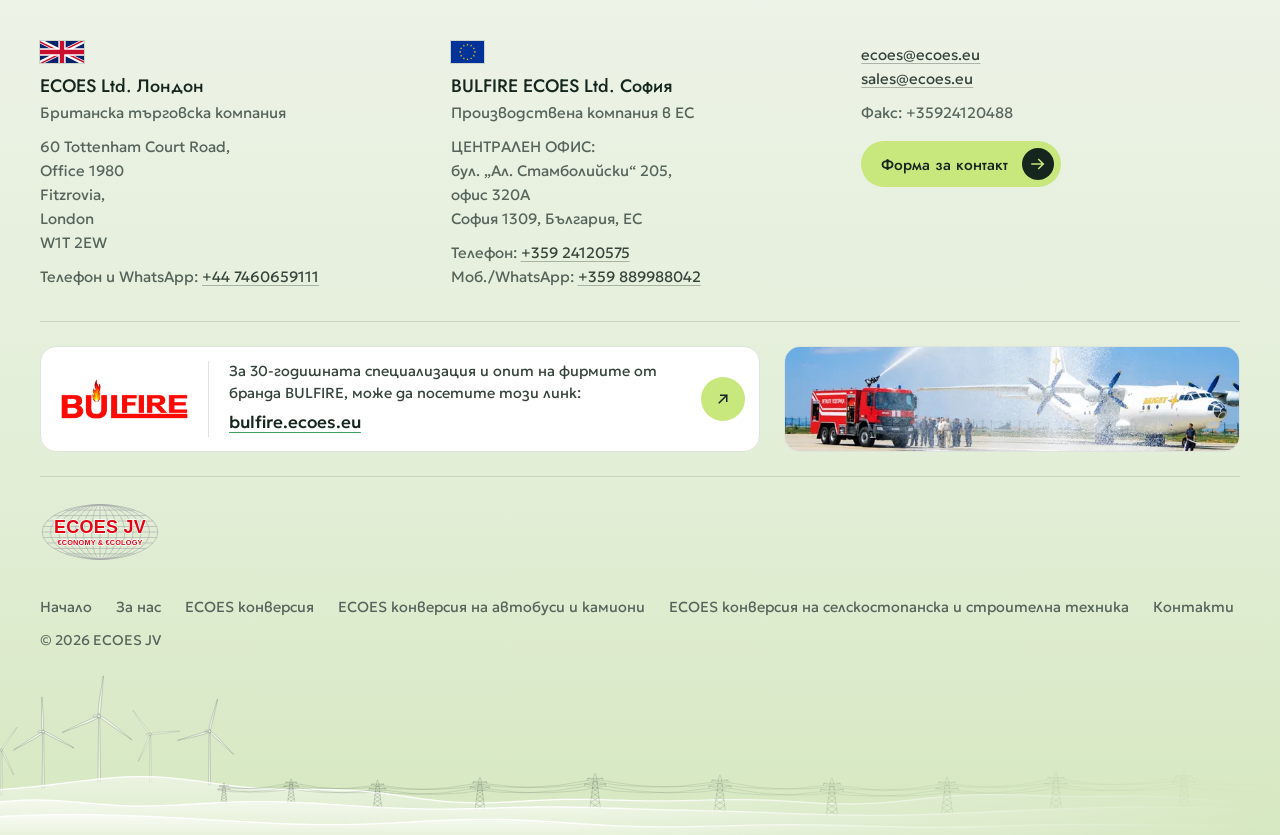
<file: bg/index.html>
<!doctype html>
<html lang="bg">
<head>
  <meta charset="utf-8">
  <meta name="viewport" content="width=device-width, initial-scale=1">
  <title>ECOES (ECO ENGINEERING SYSTEMS) JV - €CONOMY &amp; €COLOGY</title>
  <meta name="description" content="ECOES (ECO ENGINEERING SYSTEMS) JV - €CONOMY & €COLOGY">
  <meta name="theme-color" content="#ffffff">
  <link rel="canonical" href="https://ecoes.eu/bg/">
  <link rel="alternate" hreflang="en" href="https://ecoes.eu/">
  <link rel="alternate" hreflang="bg" href="https://ecoes.eu/bg/">
  <link rel="alternate" hreflang="x-default" href="https://ecoes.eu/">
  <link rel="icon" href="../assets/img/logo.svg" type="image/svg+xml">
  <link rel="preconnect" href="https://fonts.googleapis.com">
  <link rel="preconnect" href="https://fonts.gstatic.com" crossorigin>
  <link href="https://fonts.googleapis.com/css2?family=Geologica:slnt,wght@-12..0,300..700&family=Jost:wght@400..700&display=swap" rel="stylesheet">
  <link rel="stylesheet" href="../assets/css/style.css">
</head>
<body>
  <a class="skip-link" href="#main">Към съдържанието</a>

  <header class="site-header">
    <div class="container header-inner">
      <button class="nav-toggle" type="button" aria-label="Меню" aria-expanded="false" aria-controls="main-nav"><span></span></button>
      <a class="brand" href="./" aria-label="ECOES JV - Начало" translate="no">
        <img src="../assets/img/logo.svg" alt="ECOES JV - €CONOMY &amp; €COLOGY" width="220" height="106">
      </a>
      <nav class="main-nav" id="main-nav" aria-label="Основно меню">
        <ul>
          <li><a href="./" aria-current="page"><span>Начало</span></a></li>
          <li><a href="about-us/"><span>За нас</span></a></li>
          <li class="has-sub">
            <a href="electric-conversion/"><span><span translate="no">ECOES </span>конверсия</span></a>
            <button class="sub-toggle" type="button" aria-expanded="false" aria-controls="sub-conversion" aria-label="Подменю ECOES конверсия"><svg viewBox="0 0 12 12" aria-hidden="true" focusable="false"><path d="M2.5 4.5 6 8l3.5-3.5" fill="none" stroke="currentColor" stroke-width="1.6"/></svg></button>
            <div class="sub-panel" id="sub-conversion">
              <ul class="sub-nav">
                <li><a href="electric-conversions-bus-truck/"><span><span translate="no">ECOES </span>конверсия на автобуси и камиони</span></a></li>
                <li><a href="electric-agro-truck-construction/"><span><span translate="no">ECOES </span>конверсия на селскостопанска и строителна техника</span></a></li>
              </ul>
            </div>
          </li>
          <li><a href="contact-us/"><span>Контакти</span></a></li>
        </ul>
      </nav>
      <address class="header-mail" translate="no">
        <svg class="header-mail-icon" viewBox="0 0 24 24" fill="none" stroke="currentColor" stroke-width="1.6" aria-hidden="true" focusable="false"><path d="M3 5.5h18v13H3z"/><path d="m3.5 6.5 8.5 6.5 8.5-6.5"/></svg>
        <span class="header-mail-list"><a href="mailto:ecoes@ecoes.eu">ecoes@ecoes.eu</a><a href="mailto:sales@ecoes.eu">sales@ecoes.eu</a></span>
      </address>
      <div class="lang-switch" role="group" aria-label="Език" translate="no">
        <a href="../" hreflang="en" lang="en">EN<span class="visually-hidden"> - English</span></a>
        <a href="./" hreflang="bg" lang="bg" aria-current="page">BG<span class="visually-hidden"> - Български</span></a>
      </div>
    </div>
  </header>

  <main id="main">
    <section class="hero">
      <svg class="hero-globe" viewBox="0 0 220 106" aria-hidden="true" focusable="false"><g fill="none" stroke="currentColor" stroke-width="1" vector-effect="non-scaling-stroke"><ellipse cx="110" cy="53" rx="106" ry="50" vector-effect="non-scaling-stroke"/><ellipse cx="110" cy="53" rx="15.1" ry="50" vector-effect="non-scaling-stroke"/><ellipse cx="110" cy="53" rx="30.3" ry="50" vector-effect="non-scaling-stroke"/><ellipse cx="110" cy="53" rx="45.4" ry="50" vector-effect="non-scaling-stroke"/><ellipse cx="110" cy="53" rx="60.6" ry="50" vector-effect="non-scaling-stroke"/><ellipse cx="110" cy="53" rx="75.7" ry="50" vector-effect="non-scaling-stroke"/><ellipse cx="110" cy="53" rx="90.9" ry="50" vector-effect="non-scaling-stroke"/><line x1="110" y1="3" x2="110" y2="103" vector-effect="non-scaling-stroke"/><line x1="46.4" y1="13.0" x2="173.6" y2="13.0" vector-effect="non-scaling-stroke"/><line x1="25.2" y1="23.0" x2="194.8" y2="23.0" vector-effect="non-scaling-stroke"/><line x1="12.8" y1="33.0" x2="207.2" y2="33.0" vector-effect="non-scaling-stroke"/><line x1="6.1" y1="43.0" x2="213.9" y2="43.0" vector-effect="non-scaling-stroke"/><line x1="4.0" y1="53.0" x2="216.0" y2="53.0" vector-effect="non-scaling-stroke"/><line x1="6.1" y1="63.0" x2="213.9" y2="63.0" vector-effect="non-scaling-stroke"/><line x1="12.8" y1="73.0" x2="207.2" y2="73.0" vector-effect="non-scaling-stroke"/><line x1="25.2" y1="83.0" x2="194.8" y2="83.0" vector-effect="non-scaling-stroke"/><line x1="46.4" y1="93.0" x2="173.6" y2="93.0" vector-effect="non-scaling-stroke"/></g></svg>
      <div class="container hero-inner">
        <h1>
          <span class="hero-name"><span translate="no">ECOES </span>(ECO ENGINEERING SYSTEMS)<span translate="no"> JV</span>&nbsp;-</span>
          <span class="hero-slogan" translate="no"><span class="hero-word hero-word--economy"><span class="eu">€</span>CONOMY</span> <span class="hero-word hero-word--ecology"><span class="eu">€</span>COLOGY</span></span>
        </h1>
        <svg class="hero-trace" viewBox="0 0 1000 28" preserveAspectRatio="none" aria-hidden="true" focusable="false"><path pathLength="1" d="M0 14 H330 L346 4 H610 L626 24 H1000"/></svg>
      </div>
    </section>

    <section class="tiles-section" aria-label="Раздели">
      <div class="container tiles">
        <a class="tile plate" href="electric-conversion/">
          <div class="tile-media">
            <div class="collage">
              <ul class="chips collage-labels">
                <li class="collage-label collage-label--main"><span>Електрическа конверсия</span></li>
                <li class="collage-label collage-label--aside"><span>Авариен генераторен или батериен модул за движение без захранване от основните батерии</span></li>
              </ul>
              <picture>
                <source type="image/webp" srcset="../assets/img/home/electric-conversion-640.webp 640w, ../assets/img/home/electric-conversion-1200.webp 1200w, ../assets/img/home/electric-conversion.webp 1679w" sizes="(max-width: 859px) 100vw, (max-width: 1239px) 50vw, 420px">
                <img src="../assets/img/home/electric-conversion-1200.jpg" srcset="../assets/img/home/electric-conversion-640.jpg 640w, ../assets/img/home/electric-conversion-1200.jpg 1200w, ../assets/img/home/electric-conversion.jpg 1679w" sizes="(max-width: 859px) 100vw, (max-width: 1239px) 50vw, 420px" alt="" width="1679" height="937">
              </picture>
            </div>
          </div>
          <div class="tile-foot">
            <h2><span translate="no">ECOES </span>електрическа конверсия</h2>
            <span class="tile-go" aria-hidden="true"><svg viewBox="0 0 24 24" fill="none" stroke="currentColor" stroke-width="2" stroke-linecap="square"><path d="M4 12h15M13 6l6 6-6 6"/></svg></span>
          </div>
        </a>

        <a class="tile plate" href="electric-conversions-bus-truck/">
          <div class="tile-media">
            <picture>
              <source type="image/webp" srcset="../assets/img/home/bus-trucks-640.webp 640w, ../assets/img/home/bus-trucks.webp 1161w" sizes="(max-width: 859px) 100vw, (max-width: 1239px) 50vw, 420px">
              <img src="../assets/img/home/bus-trucks.jpg" srcset="../assets/img/home/bus-trucks-640.jpg 640w, ../assets/img/home/bus-trucks.jpg 1161w" sizes="(max-width: 859px) 100vw, (max-width: 1239px) 50vw, 420px" alt="" width="1161" height="669" loading="lazy">
            </picture>
          </div>
          <div class="tile-foot">
            <h2><span translate="no">ECOES </span>конверсии на автобуси, комунални и строителни камиони</h2>
            <span class="tile-go" aria-hidden="true"><svg viewBox="0 0 24 24" fill="none" stroke="currentColor" stroke-width="2" stroke-linecap="square"><path d="M4 12h15M13 6l6 6-6 6"/></svg></span>
          </div>
        </a>

        <a class="tile plate" href="electric-agro-truck-construction/">
          <div class="tile-media">
            <picture>
              <source type="image/webp" srcset="../assets/img/home/agro-construction-640.webp 640w, ../assets/img/home/agro-construction.webp 1161w" sizes="(max-width: 859px) 100vw, (max-width: 1239px) 50vw, 420px">
              <img src="../assets/img/home/agro-construction.jpg" srcset="../assets/img/home/agro-construction-640.jpg 640w, ../assets/img/home/agro-construction.jpg 1161w" sizes="(max-width: 859px) 100vw, (max-width: 1239px) 50vw, 420px" alt="" width="1161" height="669" loading="lazy">
            </picture>
          </div>
          <div class="tile-foot">
            <h2><span translate="no">ECOES </span>конверсия на селскостопанска и строителна техника</h2>
            <span class="tile-go" aria-hidden="true"><svg viewBox="0 0 24 24" fill="none" stroke="currentColor" stroke-width="2" stroke-linecap="square"><path d="M4 12h15M13 6l6 6-6 6"/></svg></span>
          </div>
        </a>
      </div>
      <div class="container">

        <a class="cta plate" href="contact-us/?topic=conversion#contact-form">
          <span class="cta-text">Вземете оферта</span>
          <span class="cta-go" aria-hidden="true"><svg viewBox="0 0 24 24" fill="none" stroke="currentColor" stroke-width="2" stroke-linecap="square" aria-hidden="true" focusable="false"><path d="M4 12h15M13 6l6 6-6 6"/></svg></span>
        </a>
      </div>
    </section>
  </main>

  <footer class="site-footer">
    <div class="container">
      <div class="footer-offices">
        <div class="footer-office">
          <img class="flag" src="../assets/img/flags/uk.svg" alt="" width="60" height="30">
          <h2><span translate="no">ECOES Ltd. </span>Лондон</h2>
          <p>Британска търговска компания</p>
          <p translate="no">60 Tottenham Court Road,<br>Office 1980<br>Fitzrovia,<br>London<br>W1T 2EW</p>
          <p>Телефон и WhatsApp: <a href="tel:+447460659111" translate="no">+44 7460659111</a></p>
        </div>
        <div class="footer-office">
          <img class="flag" src="../assets/img/flags/eu.svg" alt="" width="45" height="30">
          <h2><span translate="no">BULFIRE ECOES Ltd. </span>София</h2>
          <p>Производствена компания в ЕС</p>
          <p>ЦЕНТРАЛЕН ОФИС:<br><span translate="no">бул. „Ал. Стамболийски“ 205,<br>офис 320А<br>София 1309, България, ЕС</span></p>
          <p>Телефон: <a href="tel:+35924120575" translate="no">+359 24120575</a><br>Моб./WhatsApp: <a href="tel:+359889988042" translate="no">+359 889988042</a></p>
        </div>
        <div class="footer-office">
          <p><a href="mailto:ecoes@ecoes.eu" translate="no">ecoes@ecoes.eu</a><br><a href="mailto:sales@ecoes.eu" translate="no">sales@ecoes.eu</a></p>
          <p>Факс: <span translate="no">+35924120488</span></p>
          <a class="btn" href="contact-us/#contact-form"><span>Форма за контакт</span><svg viewBox="0 0 24 24" fill="none" stroke="currentColor" stroke-width="2" stroke-linecap="square" aria-hidden="true" focusable="false"><path d="M4 12h15M13 6l6 6-6 6"/></svg></a>
        </div>
      </div>
      <div class="footer-bulfire">
        <a class="bulfire-link plate" href="https://bulfire.ecoes.eu/" target="_blank" rel="noopener">
          <picture class="bulfire-logo">
            <source srcset="../assets/img/bulfire/bulfire-logo.webp" type="image/webp">
            <img src="../assets/img/bulfire/bulfire-logo.png" alt="BULFIRE" width="419" height="132" loading="lazy">
          </picture>
          <span class="bulfire-body">
            <span class="bulfire-text">За 30-годишната специализация и опит на фирмите от бранда<span translate="no"> BULFIRE</span>, може да посетите този линк:</span>
            <span class="bulfire-url" translate="no">bulfire.ecoes.eu</span>
          </span>
          <span class="bulfire-go" aria-hidden="true"><svg viewBox="0 0 24 24" fill="none" stroke="currentColor" stroke-width="2" stroke-linecap="square" aria-hidden="true" focusable="false"><path d="M7 17L17 7M9 7h8v8"/></svg></span>
          <span class="visually-hidden"> (отваря се в нов раздел)</span>
        </a>
        <picture class="bulfire-photo">
          <source type="image/webp" srcset="../assets/img/bulfire/airport-640.webp 640w, ../assets/img/bulfire/airport-1200.webp 1200w" sizes="(min-width: 1140px) 580px, (min-width: 800px) 720px, 100vw">
          <img src="../assets/img/bulfire/airport-640.jpg" srcset="../assets/img/bulfire/airport-640.jpg 640w, ../assets/img/bulfire/airport-1200.jpg 1200w" sizes="(min-width: 1140px) 580px, (min-width: 800px) 720px, 100vw" alt="Летищен пожарен автомобил на BULFIRE пръска вода над самолет" width="1200" height="422" loading="lazy">
        </picture>
      </div>
      <div class="footer-inner">
        <a class="footer-brand" href="./" aria-label="ECOES JV - Начало" translate="no">
          <img src="../assets/img/logo.svg" alt="ECOES JV" width="220" height="106" loading="lazy">
        </a>
        <nav class="footer-nav" aria-label="Долно меню">
          <ul>
            <li><a href="./"><span>Начало</span></a></li>
            <li><a href="about-us/"><span>За нас</span></a></li>
            <li><a href="electric-conversion/"><span><span translate="no">ECOES </span>конверсия</span></a></li>
            <li><a href="electric-conversions-bus-truck/"><span><span translate="no">ECOES </span>конверсия на автобуси и камиони</span></a></li>
            <li><a href="electric-agro-truck-construction/"><span><span translate="no">ECOES </span>конверсия на селскостопанска и строителна техника</span></a></li>
            <li><a href="contact-us/"><span>Контакти</span></a></li>
          </ul>
        </nav>
      </div>
      <p class="footer-copy">© 2026 <span translate="no">ECOES JV</span></p>
    </div>
  </footer>

  <script src="../assets/js/main.js" defer></script>
</body>
</html>
</file>
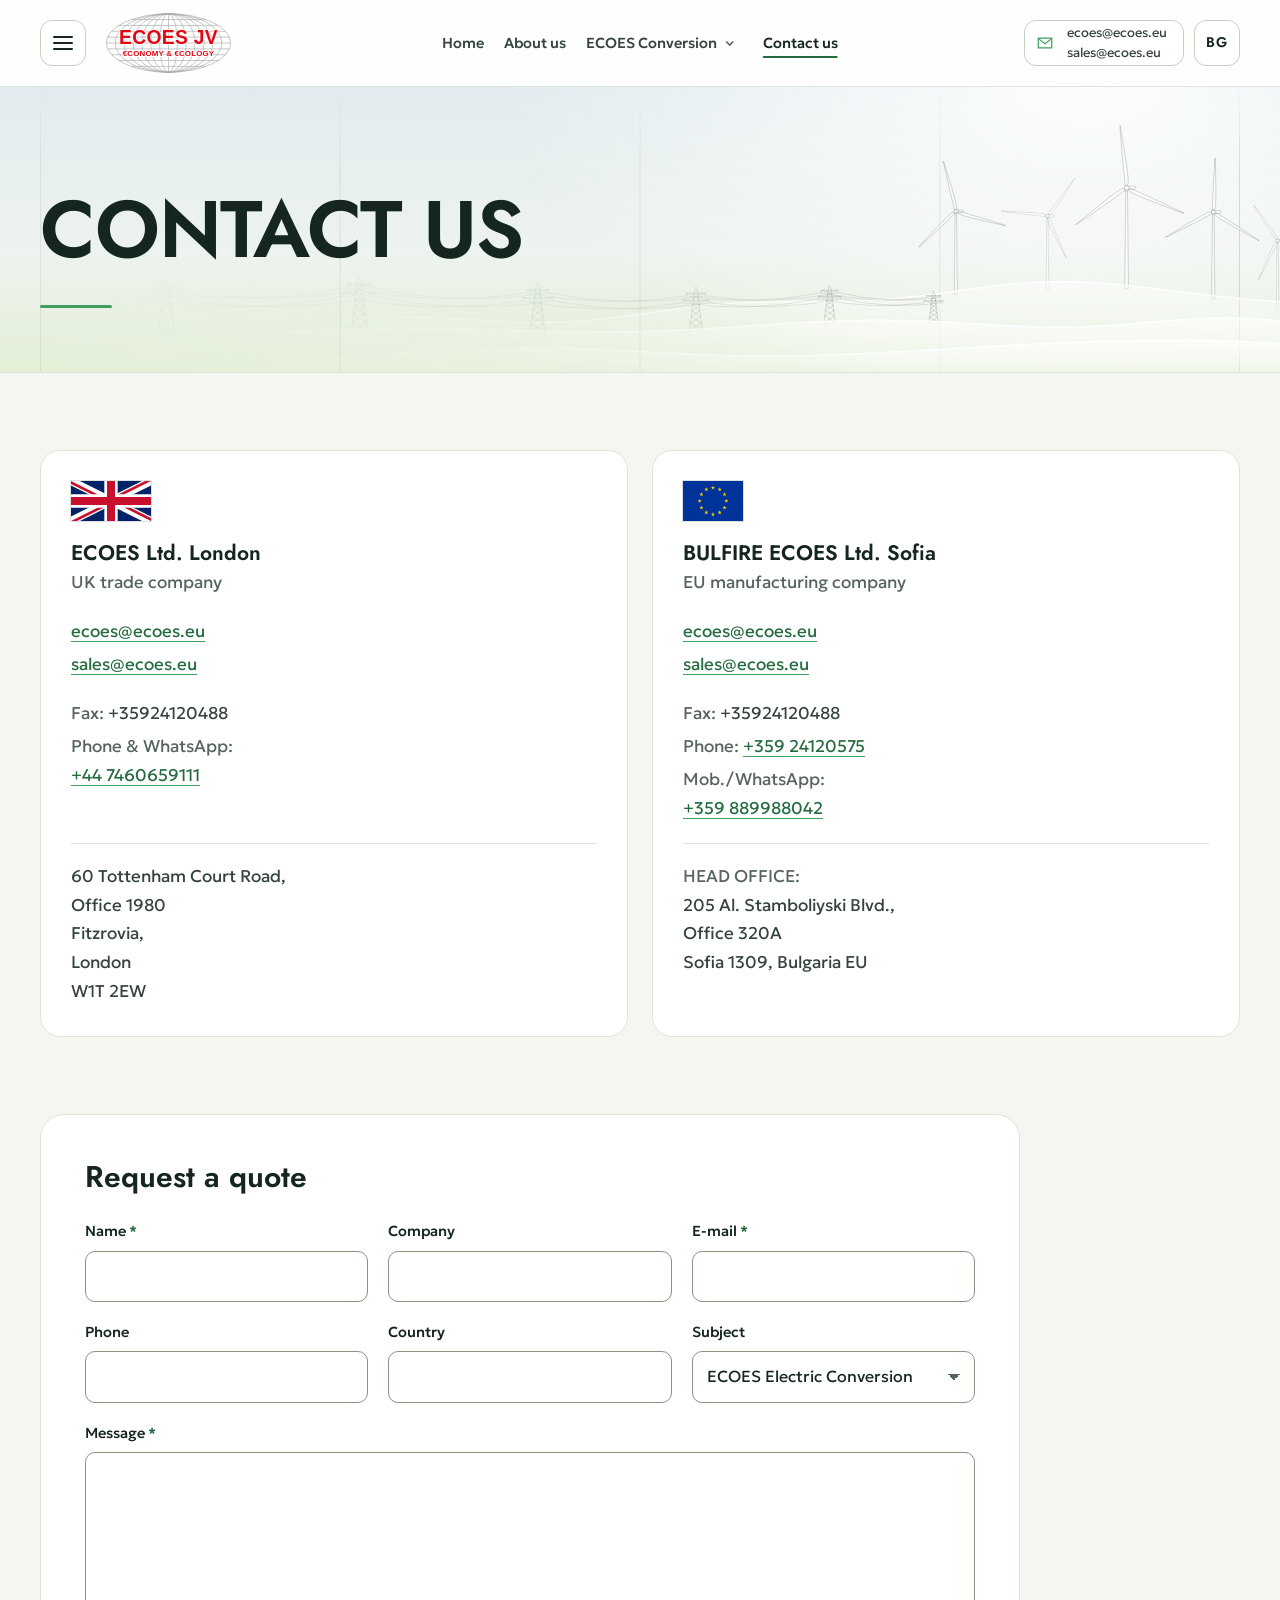
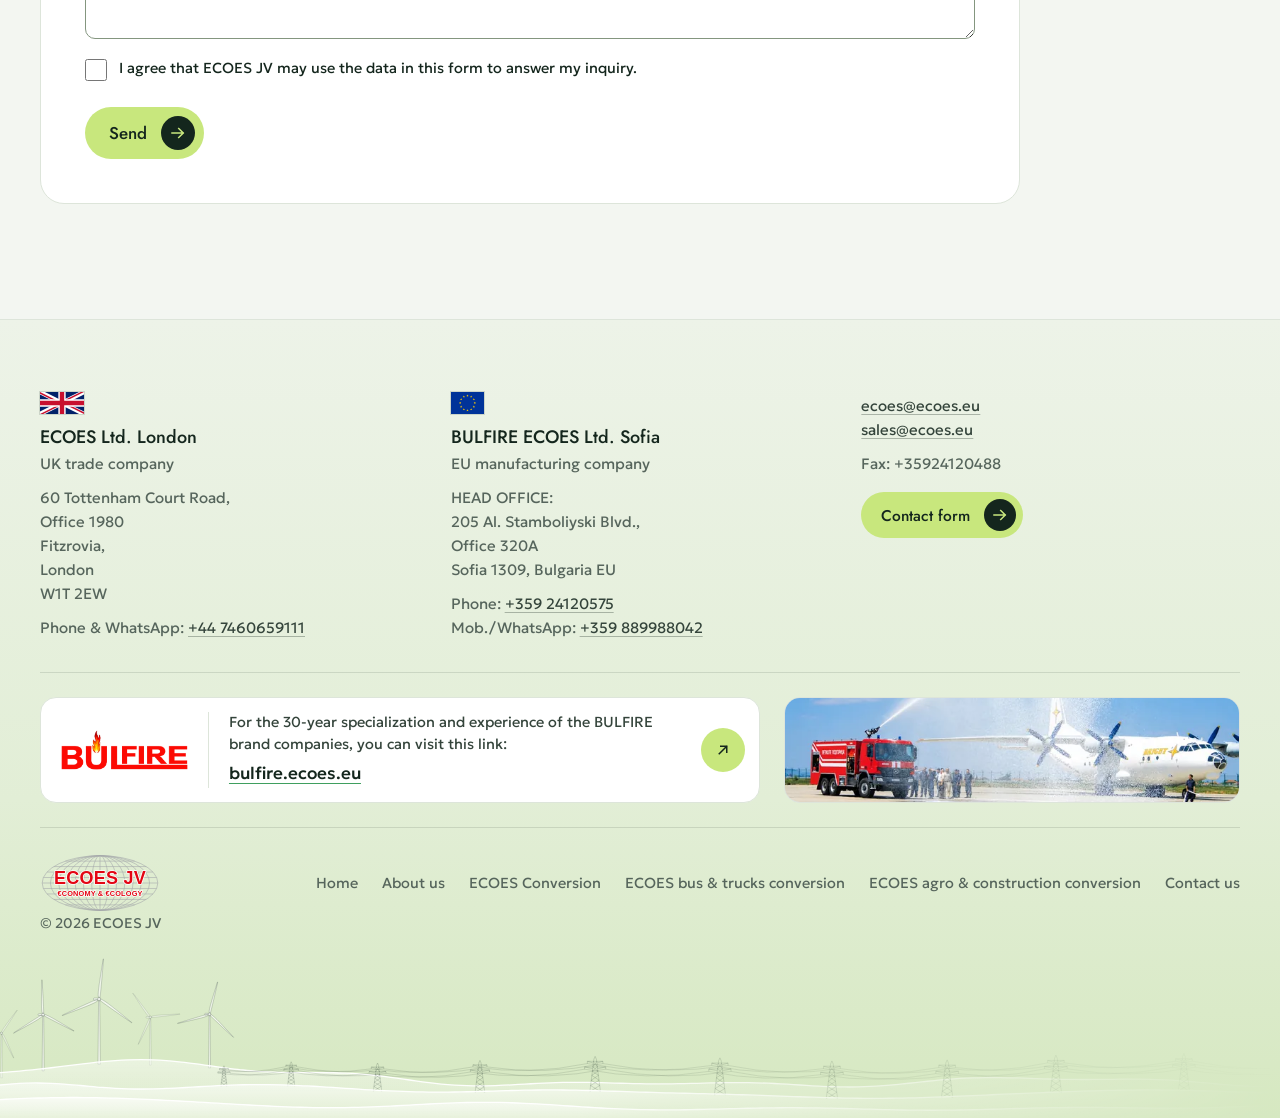
<file: contact-us/index.html>
<!doctype html>
<html lang="en">
<head>
  <meta charset="utf-8">
  <meta name="viewport" content="width=device-width, initial-scale=1">
  <title>Contact us - ECOES JV</title>
  <meta name="description" content="ECOES Ltd. London and BULFIRE ECOES Ltd. Sofia: e-mail, phone and addresses.">
  <meta name="theme-color" content="#ffffff">
  <link rel="canonical" href="https://ecoes.eu/contact-us/">
  <link rel="alternate" hreflang="en" href="https://ecoes.eu/contact-us/">
  <link rel="alternate" hreflang="bg" href="https://ecoes.eu/bg/contact-us/">
  <link rel="alternate" hreflang="x-default" href="https://ecoes.eu/contact-us/">
  <link rel="icon" href="../assets/img/logo.svg" type="image/svg+xml">
  <link rel="preconnect" href="https://fonts.googleapis.com">
  <link rel="preconnect" href="https://fonts.gstatic.com" crossorigin>
  <link href="https://fonts.googleapis.com/css2?family=Geologica:slnt,wght@-12..0,300..700&family=Jost:wght@400..700&display=swap" rel="stylesheet">
  <link rel="stylesheet" href="../assets/css/style.css">
</head>
<body>
  <a class="skip-link" href="#main">Skip to content</a>

  <header class="site-header">
    <div class="container header-inner">
      <button class="nav-toggle" type="button" aria-label="Menu" aria-expanded="false" aria-controls="main-nav"><span></span></button>
      <a class="brand" href="../" aria-label="ECOES JV - Home" translate="no">
        <img src="../assets/img/logo.svg" alt="ECOES JV - €CONOMY &amp; €COLOGY" width="220" height="106">
      </a>
      <nav class="main-nav" id="main-nav" aria-label="Main">
        <ul>
          <li><a href="../"><span class="l10n-src">Home</span><span class="l10n-bg" lang="bg" translate="no">Начало</span></a></li>
          <li><a href="../about-us/"><span class="l10n-src">About us</span><span class="l10n-bg" lang="bg" translate="no">За нас</span></a></li>
          <li class="has-sub">
            <a href="../electric-conversion/"><span class="l10n-src"><span translate="no">ECOES </span>Conversion</span><span class="l10n-bg" lang="bg" translate="no">ECOES конверсия</span></a>
            <button class="sub-toggle" type="button" aria-expanded="false" aria-controls="sub-conversion" aria-label="ECOES Conversion submenu"><svg viewBox="0 0 12 12" aria-hidden="true" focusable="false"><path d="M2.5 4.5 6 8l3.5-3.5" fill="none" stroke="currentColor" stroke-width="1.6"/></svg></button>
            <div class="sub-panel" id="sub-conversion">
              <ul class="sub-nav">
                <li><a href="../electric-conversions-bus-truck/"><span class="l10n-src"><span translate="no">ECOES </span>bus &amp; trucks conversion</span><span class="l10n-bg" lang="bg" translate="no">ECOES конверсия на автобуси и камиони</span></a></li>
                <li><a href="../electric-agro-truck-construction/"><span class="l10n-src"><span translate="no">ECOES </span>agro &amp; construction conversion</span><span class="l10n-bg" lang="bg" translate="no">ECOES конверсия на селскостопанска и строителна техника</span></a></li>
              </ul>
            </div>
          </li>
          <li><a href="../contact-us/" aria-current="page"><span class="l10n-src">Contact us</span><span class="l10n-bg" lang="bg" translate="no">Контакти</span></a></li>
        </ul>
      </nav>
      <address class="header-mail" translate="no">
        <svg class="header-mail-icon" viewBox="0 0 24 24" fill="none" stroke="currentColor" stroke-width="1.6" aria-hidden="true" focusable="false"><path d="M3 5.5h18v13H3z"/><path d="m3.5 6.5 8.5 6.5 8.5-6.5"/></svg>
        <span class="header-mail-list"><a href="mailto:ecoes@ecoes.eu">ecoes@ecoes.eu</a><a href="mailto:sales@ecoes.eu">sales@ecoes.eu</a></span>
      </address>
      <div class="lang-switch" role="group" aria-label="Language" translate="no">
        <a href="./" hreflang="en" lang="en" aria-current="page">EN<span class="visually-hidden"> - English</span></a>
        <a href="../bg/contact-us/" hreflang="bg" lang="bg">BG<span class="visually-hidden"> - Български</span></a>
      </div>
    </div>
  </header>

  <main id="main">
    <div class="page-head">
      <div class="container">
        <h1>CONTACT US</h1>
      </div>
    </div>

    <div class="page-body">
      <div class="container">
        <div class="offices">

          <address class="office">
            <img class="flag" src="../assets/img/flags/uk.svg" alt="" width="60" height="30">
            <div class="office-name">
              <h2><span translate="no">ECOES Ltd. </span>London</h2>
              <p class="office-kind">UK trade company</p>
            </div>
            <ul class="office-lines">
              <li><a class="text-link" translate="no" href="mailto:ecoes@ecoes.eu">ecoes@ecoes.eu</a></li>
              <li><a class="text-link" translate="no" href="mailto:sales@ecoes.eu">sales@ecoes.eu</a></li>
            </ul>
            <ul class="office-lines">
              <li><span class="line-label">Fax:</span> <span translate="no">+35924120488</span></li>
              <li><span class="line-label">Phone &amp; WhatsApp:</span><br><a class="text-link" translate="no" href="tel:+447460659111">+44 7460659111</a></li>
            </ul>
            <p class="office-address" translate="no">60 Tottenham Court Road,<br>Office 1980<br>Fitzrovia,<br>London<br>W1T 2EW</p>
          </address>

          <address class="office">
            <img class="flag" src="../assets/img/flags/eu.svg" alt="" width="45" height="30">
            <div class="office-name">
              <h2><span translate="no">BULFIRE ECOES Ltd. </span>Sofia</h2>
              <p class="office-kind">EU manufacturing company</p>
            </div>
            <ul class="office-lines">
              <li><a class="text-link" translate="no" href="mailto:ecoes@ecoes.eu">ecoes@ecoes.eu</a></li>
              <li><a class="text-link" translate="no" href="mailto:sales@ecoes.eu">sales@ecoes.eu</a></li>
            </ul>
            <ul class="office-lines">
              <li><span class="line-label">Fax:</span> <span translate="no">+35924120488</span></li>
              <li><span class="line-label">Phone:</span> <a class="text-link" translate="no" href="tel:+35924120575">+359 24120575</a></li>
              <li><span class="line-label">Mob./WhatsApp:</span><br><a class="text-link" translate="no" href="tel:+359889988042">+359 889988042</a></li>
            </ul>
            <p class="office-address"><span class="line-label">HEAD OFFICE:</span><br><span translate="no">205 Al. Stamboliyski Blvd.,<br>Office 320A<br>Sofia 1309, Bulgaria EU</span></p>
          </address>

        </div>

        <section class="contact-form-section" id="contact-form" aria-labelledby="form-title">
          <div class="form-plate plate">
            <h2 id="form-title">Request a quote</h2>
            <form class="contact-form" action="https://formsubmit.co/sales@ecoes.eu" method="POST" novalidate data-lang="en">
              <input type="hidden" name="_cc" value="bulfire@ecoes.eu">
              <input type="hidden" name="_subject" value="ECOES website inquiry">
              <input type="hidden" name="_template" value="table">
              <div class="hp" aria-hidden="true"><label for="f-hp">Leave this field empty</label><input id="f-hp" type="text" name="_honey" tabindex="-1" autocomplete="off"></div>
              <div class="form-grid">
                <div class="field">
                  <label for="f-name">Name <span class="req" aria-hidden="true">*</span></label>
                  <input id="f-name" name="name" type="text" autocomplete="name" required aria-describedby="e-name">
                  <p class="field-error" id="e-name" hidden>Please enter your name.</p>
                </div>
                <div class="field">
                  <label for="f-company">Company</label>
                  <input id="f-company" name="company" type="text" autocomplete="organization">
                </div>
                <div class="field">
                  <label for="f-email">E-mail <span class="req" aria-hidden="true">*</span></label>
                  <input id="f-email" name="email" type="email" autocomplete="email" required aria-describedby="e-email">
                  <p class="field-error" id="e-email" hidden>Please enter a valid e-mail address.</p>
                </div>
                <div class="field">
                  <label for="f-phone">Phone</label>
                  <input id="f-phone" name="phone" type="tel" autocomplete="tel">
                </div>
                <div class="field">
                  <label for="f-country">Country</label>
                  <input id="f-country" name="country" type="text" autocomplete="country-name">
                </div>
                <div class="field">
                  <label for="f-topic">Subject</label>
                  <select id="f-topic" name="subject">
                    <option value="ECOES Electric Conversion" data-topic="conversion">ECOES Electric Conversion</option>
                    <option value="ECOES bus &amp; trucks conversion" data-topic="bus-trucks">ECOES bus &amp; trucks conversion</option>
                    <option value="ECOES agro &amp; construction conversion" data-topic="agro">ECOES agro &amp; construction conversion</option>
                    <option value="Other" data-topic="other">Other</option>
                  </select>
                </div>
                <div class="field field--wide">
                  <label for="f-message">Message <span class="req" aria-hidden="true">*</span></label>
                  <textarea id="f-message" name="message" rows="6" required aria-describedby="e-message"></textarea>
                  <p class="field-error" id="e-message" hidden>Please write your message.</p>
                </div>
                <div class="field field--wide field--check">
                  <input id="f-consent" name="consent" type="checkbox" value="yes" required aria-describedby="e-consent">
                  <label for="f-consent">I agree that ECOES JV may use the data in this form to answer my inquiry.</label>
                  <p class="field-error" id="e-consent" hidden>Please confirm, so that we can answer you.</p>
                </div>
              </div>
              <div class="form-actions">
                <button class="btn" type="submit"><span class="btn-label">Send</span><svg viewBox="0 0 24 24" fill="none" stroke="currentColor" stroke-width="2" stroke-linecap="square" aria-hidden="true" focusable="false"><path d="M4 12h15M13 6l6 6-6 6"/></svg></button>
              </div>
              <p class="form-status" role="status" aria-live="polite" hidden></p>
            </form>
          </div>
        </section>
      </div>
    </div>
  </main>

  <footer class="site-footer">
    <div class="container">
      <div class="footer-offices">
        <div class="footer-office">
          <img class="flag" src="../assets/img/flags/uk.svg" alt="" width="60" height="30">
          <h2><span translate="no">ECOES Ltd. </span>London</h2>
          <p>UK trade company</p>
          <p translate="no">60 Tottenham Court Road,<br>Office 1980<br>Fitzrovia,<br>London<br>W1T 2EW</p>
          <p>Phone &amp; WhatsApp: <a href="tel:+447460659111" translate="no">+44 7460659111</a></p>
        </div>
        <div class="footer-office">
          <img class="flag" src="../assets/img/flags/eu.svg" alt="" width="45" height="30">
          <h2><span translate="no">BULFIRE ECOES Ltd. </span>Sofia</h2>
          <p>EU manufacturing company</p>
          <p>HEAD OFFICE:<br><span translate="no">205 Al. Stamboliyski Blvd.,<br>Office 320A<br>Sofia 1309, Bulgaria EU</span></p>
          <p>Phone: <a href="tel:+35924120575" translate="no">+359 24120575</a><br>Mob./WhatsApp: <a href="tel:+359889988042" translate="no">+359 889988042</a></p>
        </div>
        <div class="footer-office">
          <p><a href="mailto:ecoes@ecoes.eu" translate="no">ecoes@ecoes.eu</a><br><a href="mailto:sales@ecoes.eu" translate="no">sales@ecoes.eu</a></p>
          <p>Fax: <span translate="no">+35924120488</span></p>
          <a class="btn" href="../contact-us/#contact-form"><span class="l10n-src">Contact form</span><span class="l10n-bg" lang="bg" translate="no">Форма за контакт</span><svg viewBox="0 0 24 24" fill="none" stroke="currentColor" stroke-width="2" stroke-linecap="square" aria-hidden="true" focusable="false"><path d="M4 12h15M13 6l6 6-6 6"/></svg></a>
        </div>
      </div>
      <div class="footer-bulfire">
        <a class="bulfire-link plate" href="https://bulfire.ecoes.eu/" target="_blank" rel="noopener">
          <picture class="bulfire-logo">
            <source srcset="../assets/img/bulfire/bulfire-logo.webp" type="image/webp">
            <img src="../assets/img/bulfire/bulfire-logo.png" alt="BULFIRE" width="419" height="132" loading="lazy">
          </picture>
          <span class="bulfire-body">
            <span class="bulfire-text">For the 30-year specialization and experience of the<span translate="no"> BULFIRE </span>brand companies, you can visit this link:</span>
            <span class="bulfire-url" translate="no">bulfire.ecoes.eu</span>
          </span>
          <span class="bulfire-go" aria-hidden="true"><svg viewBox="0 0 24 24" fill="none" stroke="currentColor" stroke-width="2" stroke-linecap="square" aria-hidden="true" focusable="false"><path d="M7 17L17 7M9 7h8v8"/></svg></span>
          <span class="visually-hidden"> (opens in a new tab)</span>
        </a>
        <picture class="bulfire-photo">
          <source type="image/webp" srcset="../assets/img/bulfire/airport-640.webp 640w, ../assets/img/bulfire/airport-1200.webp 1200w" sizes="(min-width: 1140px) 580px, (min-width: 800px) 720px, 100vw">
          <img src="../assets/img/bulfire/airport-640.jpg" srcset="../assets/img/bulfire/airport-640.jpg 640w, ../assets/img/bulfire/airport-1200.jpg 1200w" sizes="(min-width: 1140px) 580px, (min-width: 800px) 720px, 100vw" alt="BULFIRE airport fire-fighting vehicle spraying water over an aircraft" width="1200" height="422" loading="lazy">
        </picture>
      </div>
      <div class="footer-inner">
        <a class="footer-brand" href="../" aria-label="ECOES JV - Home" translate="no">
          <img src="../assets/img/logo.svg" alt="ECOES JV" width="220" height="106" loading="lazy">
        </a>
        <nav class="footer-nav" aria-label="Footer">
          <ul>
            <li><a href="../"><span class="l10n-src">Home</span><span class="l10n-bg" lang="bg" translate="no">Начало</span></a></li>
            <li><a href="../about-us/"><span class="l10n-src">About us</span><span class="l10n-bg" lang="bg" translate="no">За нас</span></a></li>
            <li><a href="../electric-conversion/"><span class="l10n-src"><span translate="no">ECOES </span>Conversion</span><span class="l10n-bg" lang="bg" translate="no">ECOES конверсия</span></a></li>
            <li><a href="../electric-conversions-bus-truck/"><span class="l10n-src"><span translate="no">ECOES </span>bus &amp; trucks conversion</span><span class="l10n-bg" lang="bg" translate="no">ECOES конверсия на автобуси и камиони</span></a></li>
            <li><a href="../electric-agro-truck-construction/"><span class="l10n-src"><span translate="no">ECOES </span>agro &amp; construction conversion</span><span class="l10n-bg" lang="bg" translate="no">ECOES конверсия на селскостопанска и строителна техника</span></a></li>
            <li><a href="../contact-us/"><span class="l10n-src">Contact us</span><span class="l10n-bg" lang="bg" translate="no">Контакти</span></a></li>
          </ul>
        </nav>
      </div>
      <p class="footer-copy">© 2026 <span translate="no">ECOES JV</span></p>
    </div>
  </footer>

  <script src="../assets/js/main.js" defer></script>
  <script src="../assets/js/contact.js" defer></script>
</body>
</html>
</file>
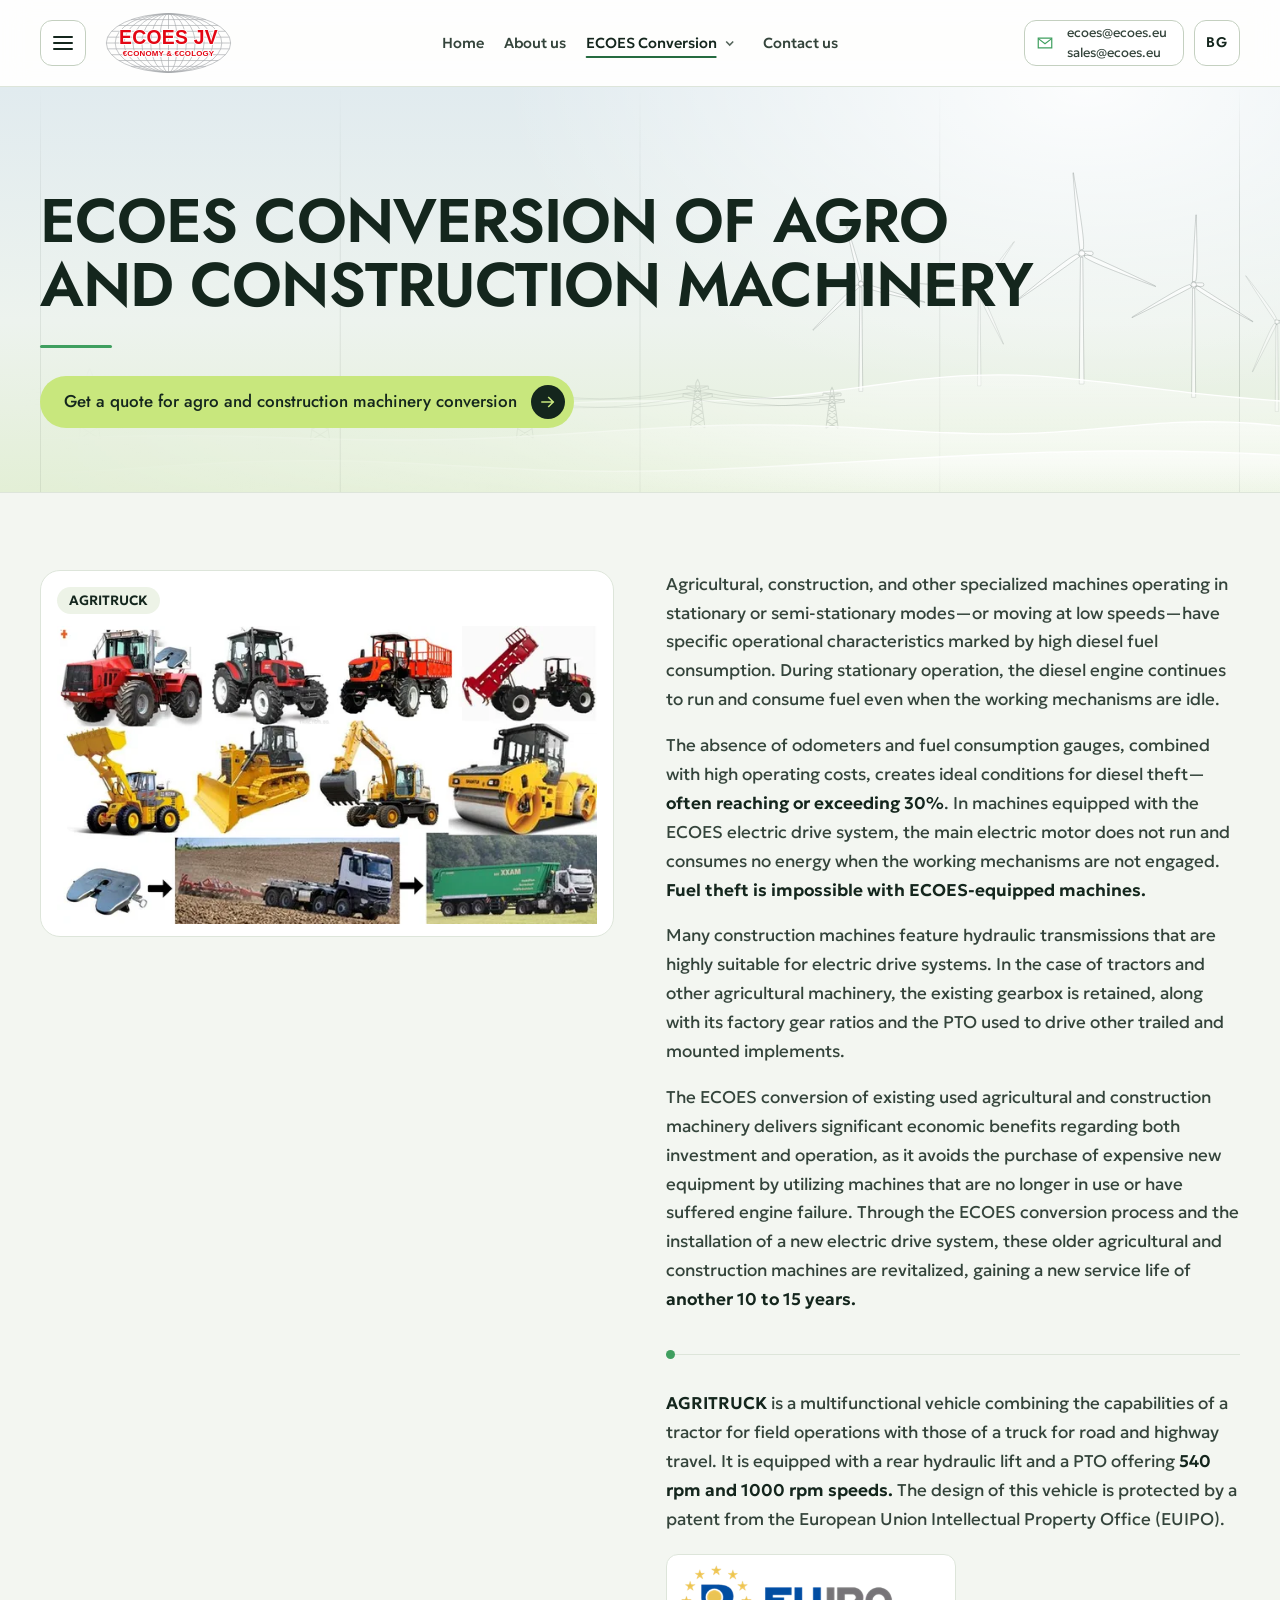
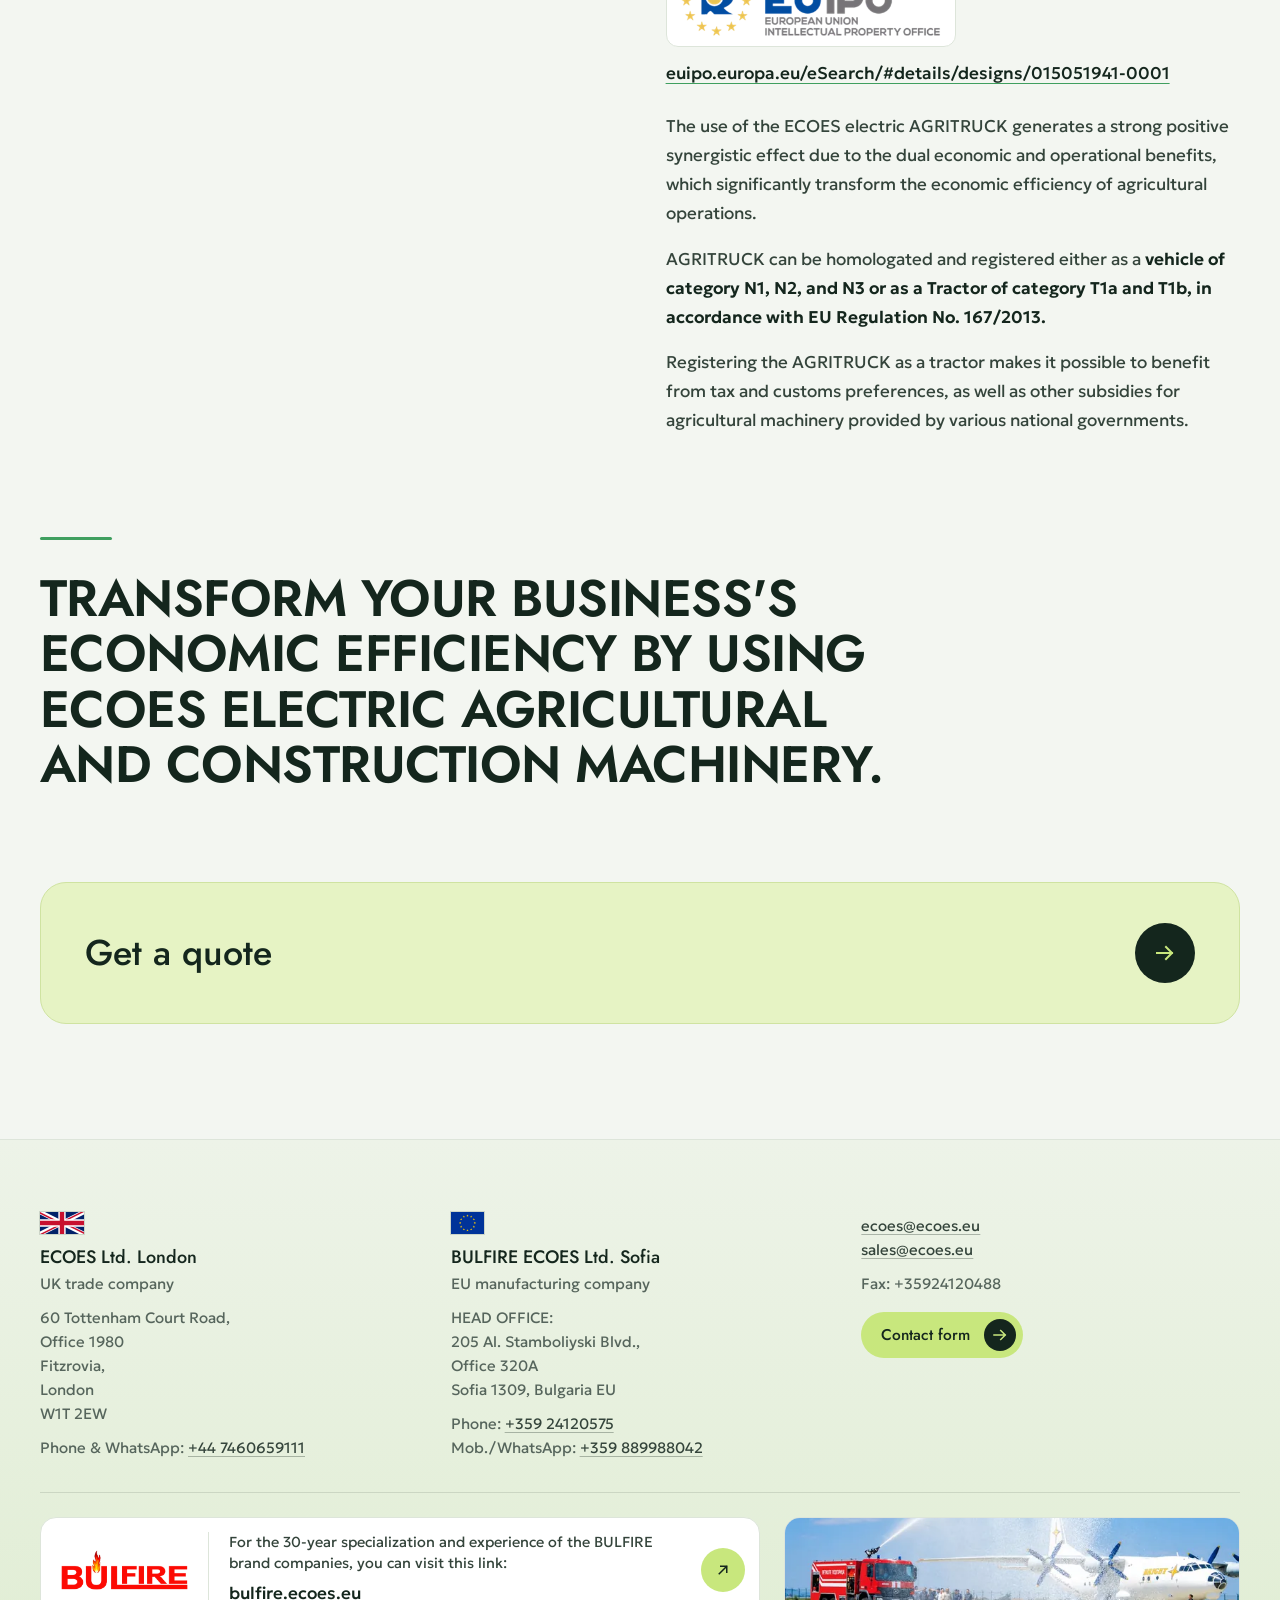
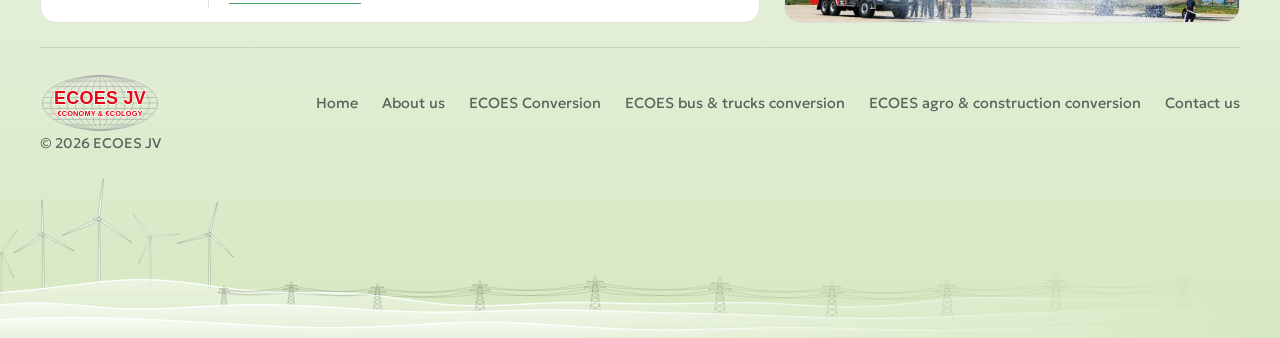
<file: electric-agro-truck-construction/index.html>
<!doctype html>
<html lang="en">
<head>
  <meta charset="utf-8">
  <meta name="viewport" content="width=device-width, initial-scale=1">
  <title>ECOES Conversion of Agro and Construction Machinery - ECOES JV</title>
  <meta name="description" content="The ECOES conversion of existing used agricultural and construction machinery delivers significant economic benefits regarding both investment and operation.">
  <meta name="theme-color" content="#ffffff">
  <link rel="canonical" href="https://ecoes.eu/electric-agro-truck-construction/">
  <link rel="alternate" hreflang="en" href="https://ecoes.eu/electric-agro-truck-construction/">
  <link rel="alternate" hreflang="bg" href="https://ecoes.eu/bg/electric-agro-truck-construction/">
  <link rel="alternate" hreflang="x-default" href="https://ecoes.eu/electric-agro-truck-construction/">
  <link rel="icon" href="../assets/img/logo.svg" type="image/svg+xml">
  <link rel="preconnect" href="https://fonts.googleapis.com">
  <link rel="preconnect" href="https://fonts.gstatic.com" crossorigin>
  <link href="https://fonts.googleapis.com/css2?family=Geologica:slnt,wght@-12..0,300..700&family=Jost:wght@400..700&display=swap" rel="stylesheet">
  <link rel="stylesheet" href="../assets/css/style.css">
</head>
<body>
  <a class="skip-link" href="#main">Skip to content</a>

  <header class="site-header">
    <div class="container header-inner">
      <button class="nav-toggle" type="button" aria-label="Menu" aria-expanded="false" aria-controls="main-nav"><span></span></button>
      <a class="brand" href="../" aria-label="ECOES JV - Home" translate="no">
        <img src="../assets/img/logo.svg" alt="ECOES JV - €CONOMY &amp; €COLOGY" width="220" height="106">
      </a>
      <nav class="main-nav" id="main-nav" aria-label="Main">
        <ul>
          <li><a href="../"><span class="l10n-src">Home</span><span class="l10n-bg" lang="bg" translate="no">Начало</span></a></li>
          <li><a href="../about-us/"><span class="l10n-src">About us</span><span class="l10n-bg" lang="bg" translate="no">За нас</span></a></li>
          <li class="has-sub is-current">
            <a href="../electric-conversion/"><span class="l10n-src"><span translate="no">ECOES </span>Conversion</span><span class="l10n-bg" lang="bg" translate="no">ECOES конверсия</span></a>
            <button class="sub-toggle" type="button" aria-expanded="false" aria-controls="sub-conversion" aria-label="ECOES Conversion submenu"><svg viewBox="0 0 12 12" aria-hidden="true" focusable="false"><path d="M2.5 4.5 6 8l3.5-3.5" fill="none" stroke="currentColor" stroke-width="1.6"/></svg></button>
            <div class="sub-panel" id="sub-conversion">
              <ul class="sub-nav">
                <li><a href="../electric-conversions-bus-truck/"><span class="l10n-src"><span translate="no">ECOES </span>bus &amp; trucks conversion</span><span class="l10n-bg" lang="bg" translate="no">ECOES конверсия на автобуси и камиони</span></a></li>
                <li><a href="../electric-agro-truck-construction/" aria-current="page"><span class="l10n-src"><span translate="no">ECOES </span>agro &amp; construction conversion</span><span class="l10n-bg" lang="bg" translate="no">ECOES конверсия на селскостопанска и строителна техника</span></a></li>
              </ul>
            </div>
          </li>
          <li><a href="../contact-us/"><span class="l10n-src">Contact us</span><span class="l10n-bg" lang="bg" translate="no">Контакти</span></a></li>
        </ul>
      </nav>
      <address class="header-mail" translate="no">
        <svg class="header-mail-icon" viewBox="0 0 24 24" fill="none" stroke="currentColor" stroke-width="1.6" aria-hidden="true" focusable="false"><path d="M3 5.5h18v13H3z"/><path d="m3.5 6.5 8.5 6.5 8.5-6.5"/></svg>
        <span class="header-mail-list"><a href="mailto:ecoes@ecoes.eu">ecoes@ecoes.eu</a><a href="mailto:sales@ecoes.eu">sales@ecoes.eu</a></span>
      </address>
      <div class="lang-switch" role="group" aria-label="Language" translate="no">
        <a href="./" hreflang="en" lang="en" aria-current="page">EN<span class="visually-hidden"> - English</span></a>
        <a href="../bg/electric-agro-truck-construction/" hreflang="bg" lang="bg">BG<span class="visually-hidden"> - Български</span></a>
      </div>
    </div>
  </header>

  <main id="main">
    <div class="page-head">
      <div class="container">
        <h1 class="h1-long"><span translate="no">ECOES </span>CONVERSION OF AGRO AND CONSTRUCTION MACHINERY</h1>
        <a class="btn" href="../contact-us/?topic=agro#contact-form"><span class="l10n-src">Get a quote for agro and construction machinery conversion</span><span class="l10n-bg" lang="bg" translate="no">Вземете оферта за конверсия на селскостопанска и строителна техника</span><svg viewBox="0 0 24 24" fill="none" stroke="currentColor" stroke-width="2" stroke-linecap="square" aria-hidden="true" focusable="false"><path d="M4 12h15M13 6l6 6-6 6"/></svg></a>
      </div>
    </div>

    <div class="page-body">
      <div class="container">
        <div class="product">
          <figure class="figure">
            <ul class="chips"><li><span translate="no">AGRITRUCK</span></li></ul>
            <picture>
              <source type="image/webp" srcset="../assets/img/agro/agro-640.webp 640w, ../assets/img/agro/agro.webp 1212w" sizes="(max-width: 1023px) 100vw, 600px">
              <img src="../assets/img/agro/agro.jpg" srcset="../assets/img/agro/agro-640.jpg 640w, ../assets/img/agro/agro.jpg 1212w" sizes="(max-width: 1023px) 100vw, 600px" alt="Tractors, construction machinery and the AGRITRUCK" width="1212" height="669">
            </picture>
          </figure>

          <div class="flow">
            <div class="flow-block">
              <p>Agricultural, construction, and other specialized machines operating in stationary or semi-stationary modes—or moving at low speeds—have specific operational characteristics marked by high diesel fuel consumption. During stationary operation, the diesel engine continues to run and consume fuel even when the working mechanisms are idle.</p>
              <p>The absence of odometers and fuel consumption gauges, combined with high operating costs, creates ideal conditions for diesel theft—<strong>often reaching or exceeding 30%</strong>. In machines equipped with the<span translate="no"> ECOES </span>electric drive system, the main electric motor does not run and consumes no energy when the working mechanisms are not engaged. <strong>Fuel theft is impossible with<span translate="no"> ECOES</span>-equipped machines.</strong></p>
              <p>Many construction machines feature hydraulic transmissions that are highly suitable for electric drive systems. In the case of tractors and other agricultural machinery, the existing gearbox is retained, along with its factory gear ratios and the PTO used to drive other trailed and mounted implements.</p>
              <p>The<span translate="no"> ECOES </span>conversion of existing used agricultural and construction machinery delivers significant economic benefits regarding both investment and operation, as it avoids the purchase of expensive new equipment by utilizing machines that are no longer in use or have suffered engine failure. Through the<span translate="no"> ECOES </span>conversion process and the installation of a new electric drive system, these older agricultural and construction machines are revitalized, gaining a new service life of <strong>another 10 to 15 years.</strong></p>
            </div>

            <div class="flow-block">
              <p><strong><span translate="no">AGRITRUCK</span></strong> is a multifunctional vehicle combining the capabilities of a tractor for field operations with those of a truck for road and highway travel. It is equipped with a rear hydraulic lift and a PTO offering <strong>540 rpm and 1000 rpm speeds.</strong> The design of this vehicle is protected by a patent from the European Union Intellectual Property Office (<span translate="no">EUIPO</span>).</p>
              <a class="partner-link partner-link--stack" href="https://euipo.europa.eu/eSearch/#details/designs/015051941-0001" target="_blank" rel="noopener">
                <picture>
                  <source srcset="../assets/img/agro/euipo.webp" type="image/webp">
                  <img src="../assets/img/agro/euipo.png" alt="EUIPO - European Union Intellectual Property Office" width="433" height="118" loading="lazy">
                </picture>
                <span>euipo.europa.eu/eSearch/#details/designs/015051941-0001<span class="visually-hidden"> (opens in a new tab)</span></span>
              </a>
              <p>The use of the<span translate="no"> ECOES </span>electric<span translate="no"> AGRITRUCK </span>generates a strong positive synergistic effect due to the dual economic and operational benefits, which significantly transform the economic efficiency of agricultural operations.</p>
              <p><span translate="no">AGRITRUCK </span>can be homologated and registered either as a <strong>vehicle of category N1, N2, and N3 or as a Tractor of category T1a and T1b, in accordance with EU Regulation No. 167/2013.</strong></p>
              <p>Registering the<span translate="no"> AGRITRUCK </span>as a tractor makes it possible to benefit from tax and customs preferences, as well as other subsidies for agricultural machinery provided by various national governments.</p>
            </div>
          </div>
        </div>

        <p class="statement">TRANSFORM YOUR BUSINESS'S ECONOMIC EFFICIENCY BY USING<span translate="no"> ECOES </span>ELECTRIC AGRICULTURAL AND CONSTRUCTION MACHINERY.</p>

        <a class="cta plate" href="../contact-us/?topic=agro#contact-form">
          <span class="cta-text"><span class="l10n-src">Get a quote</span><span class="l10n-bg" lang="bg" translate="no">Вземете оферта</span></span>
          <span class="cta-go" aria-hidden="true"><svg viewBox="0 0 24 24" fill="none" stroke="currentColor" stroke-width="2" stroke-linecap="square" aria-hidden="true" focusable="false"><path d="M4 12h15M13 6l6 6-6 6"/></svg></span>
        </a>

      </div>
    </div>
  </main>

  <footer class="site-footer">
    <div class="container">
      <div class="footer-offices">
        <div class="footer-office">
          <img class="flag" src="../assets/img/flags/uk.svg" alt="" width="60" height="30">
          <h2><span translate="no">ECOES Ltd. </span>London</h2>
          <p>UK trade company</p>
          <p translate="no">60 Tottenham Court Road,<br>Office 1980<br>Fitzrovia,<br>London<br>W1T 2EW</p>
          <p>Phone &amp; WhatsApp: <a href="tel:+447460659111" translate="no">+44 7460659111</a></p>
        </div>
        <div class="footer-office">
          <img class="flag" src="../assets/img/flags/eu.svg" alt="" width="45" height="30">
          <h2><span translate="no">BULFIRE ECOES Ltd. </span>Sofia</h2>
          <p>EU manufacturing company</p>
          <p>HEAD OFFICE:<br><span translate="no">205 Al. Stamboliyski Blvd.,<br>Office 320A<br>Sofia 1309, Bulgaria EU</span></p>
          <p>Phone: <a href="tel:+35924120575" translate="no">+359 24120575</a><br>Mob./WhatsApp: <a href="tel:+359889988042" translate="no">+359 889988042</a></p>
        </div>
        <div class="footer-office">
          <p><a href="mailto:ecoes@ecoes.eu" translate="no">ecoes@ecoes.eu</a><br><a href="mailto:sales@ecoes.eu" translate="no">sales@ecoes.eu</a></p>
          <p>Fax: <span translate="no">+35924120488</span></p>
          <a class="btn" href="../contact-us/#contact-form"><span class="l10n-src">Contact form</span><span class="l10n-bg" lang="bg" translate="no">Форма за контакт</span><svg viewBox="0 0 24 24" fill="none" stroke="currentColor" stroke-width="2" stroke-linecap="square" aria-hidden="true" focusable="false"><path d="M4 12h15M13 6l6 6-6 6"/></svg></a>
        </div>
      </div>
      <div class="footer-bulfire">
        <a class="bulfire-link plate" href="https://bulfire.ecoes.eu/" target="_blank" rel="noopener">
          <picture class="bulfire-logo">
            <source srcset="../assets/img/bulfire/bulfire-logo.webp" type="image/webp">
            <img src="../assets/img/bulfire/bulfire-logo.png" alt="BULFIRE" width="419" height="132" loading="lazy">
          </picture>
          <span class="bulfire-body">
            <span class="bulfire-text">For the 30-year specialization and experience of the<span translate="no"> BULFIRE </span>brand companies, you can visit this link:</span>
            <span class="bulfire-url" translate="no">bulfire.ecoes.eu</span>
          </span>
          <span class="bulfire-go" aria-hidden="true"><svg viewBox="0 0 24 24" fill="none" stroke="currentColor" stroke-width="2" stroke-linecap="square" aria-hidden="true" focusable="false"><path d="M7 17L17 7M9 7h8v8"/></svg></span>
          <span class="visually-hidden"> (opens in a new tab)</span>
        </a>
        <picture class="bulfire-photo">
          <source type="image/webp" srcset="../assets/img/bulfire/airport-640.webp 640w, ../assets/img/bulfire/airport-1200.webp 1200w" sizes="(min-width: 1140px) 580px, (min-width: 800px) 720px, 100vw">
          <img src="../assets/img/bulfire/airport-640.jpg" srcset="../assets/img/bulfire/airport-640.jpg 640w, ../assets/img/bulfire/airport-1200.jpg 1200w" sizes="(min-width: 1140px) 580px, (min-width: 800px) 720px, 100vw" alt="BULFIRE airport fire-fighting vehicle spraying water over an aircraft" width="1200" height="422" loading="lazy">
        </picture>
      </div>
      <div class="footer-inner">
        <a class="footer-brand" href="../" aria-label="ECOES JV - Home" translate="no">
          <img src="../assets/img/logo.svg" alt="ECOES JV" width="220" height="106" loading="lazy">
        </a>
        <nav class="footer-nav" aria-label="Footer">
          <ul>
            <li><a href="../"><span class="l10n-src">Home</span><span class="l10n-bg" lang="bg" translate="no">Начало</span></a></li>
            <li><a href="../about-us/"><span class="l10n-src">About us</span><span class="l10n-bg" lang="bg" translate="no">За нас</span></a></li>
            <li><a href="../electric-conversion/"><span class="l10n-src"><span translate="no">ECOES </span>Conversion</span><span class="l10n-bg" lang="bg" translate="no">ECOES конверсия</span></a></li>
            <li><a href="../electric-conversions-bus-truck/"><span class="l10n-src"><span translate="no">ECOES </span>bus &amp; trucks conversion</span><span class="l10n-bg" lang="bg" translate="no">ECOES конверсия на автобуси и камиони</span></a></li>
            <li><a href="../electric-agro-truck-construction/"><span class="l10n-src"><span translate="no">ECOES </span>agro &amp; construction conversion</span><span class="l10n-bg" lang="bg" translate="no">ECOES конверсия на селскостопанска и строителна техника</span></a></li>
            <li><a href="../contact-us/"><span class="l10n-src">Contact us</span><span class="l10n-bg" lang="bg" translate="no">Контакти</span></a></li>
          </ul>
        </nav>
      </div>
      <p class="footer-copy">© 2026 <span translate="no">ECOES JV</span></p>
    </div>
  </footer>

  <script src="../assets/js/main.js" defer></script>
</body>
</html>
</file>
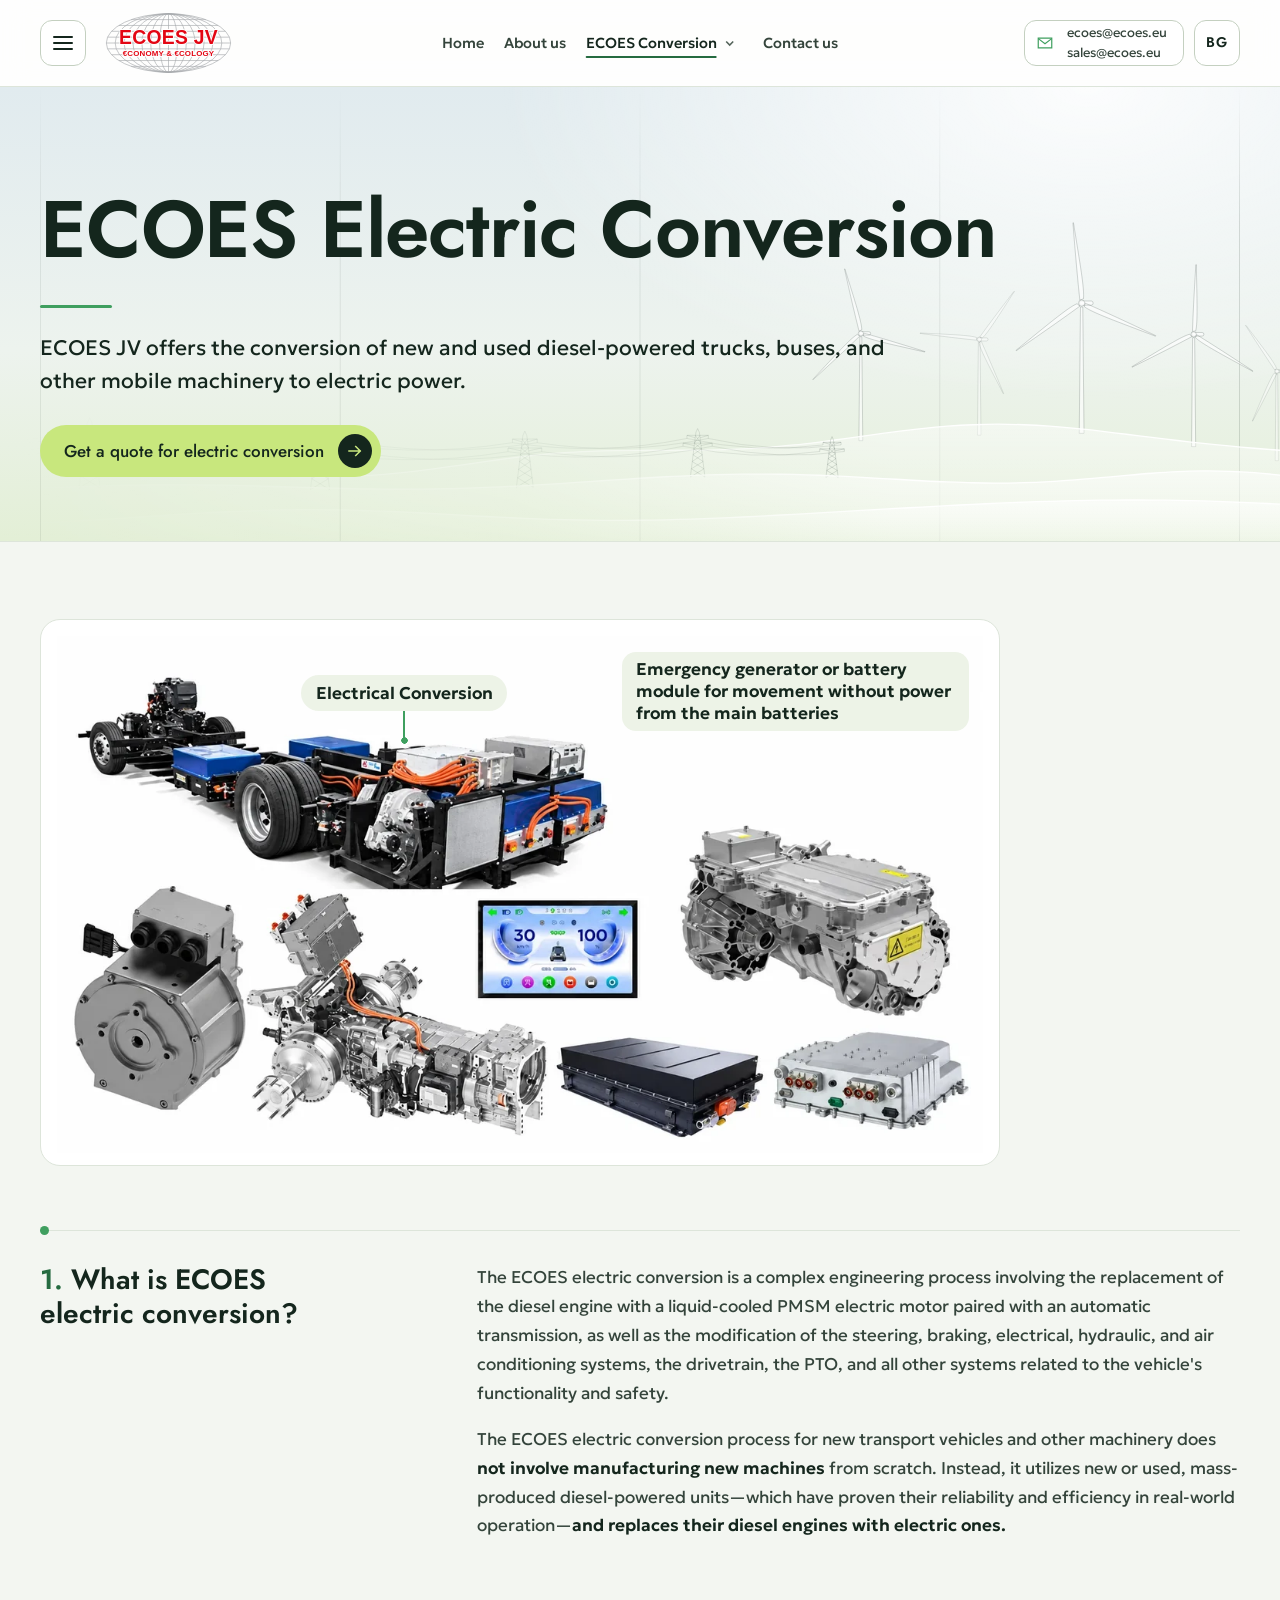
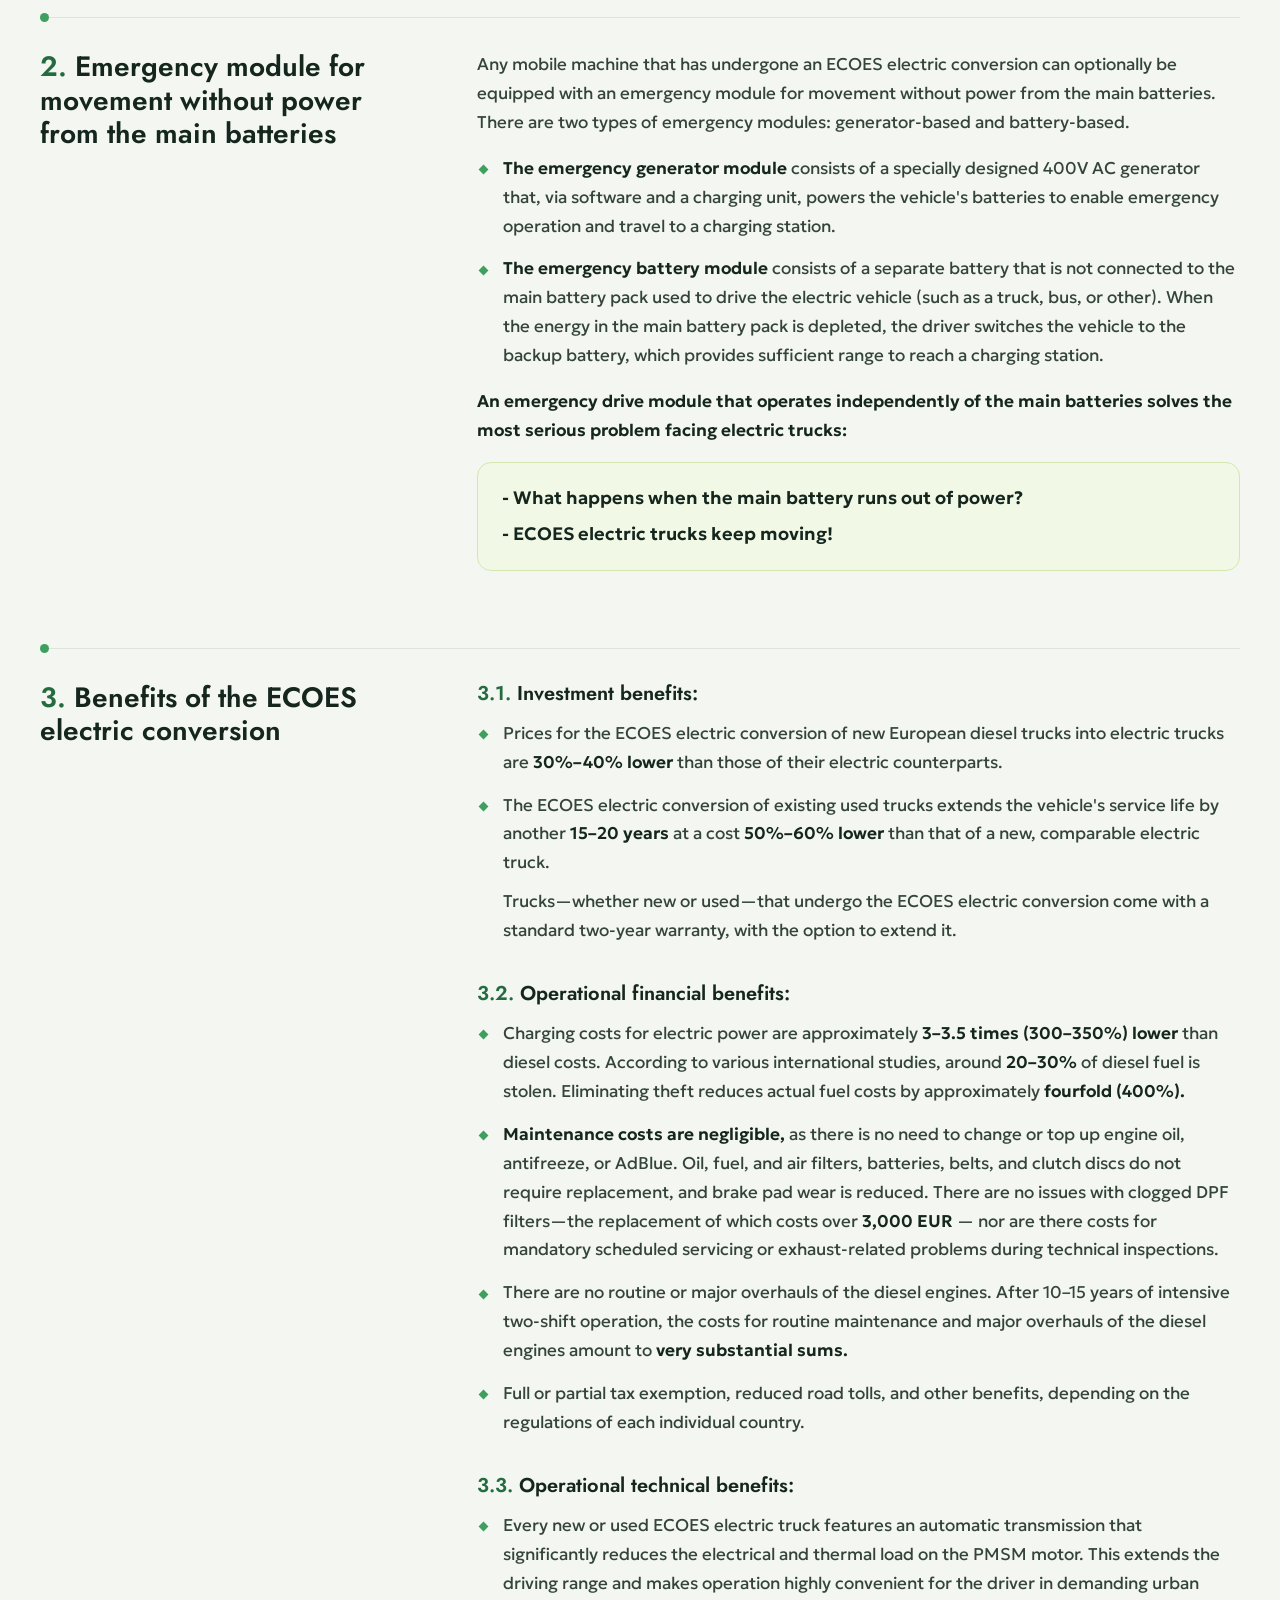
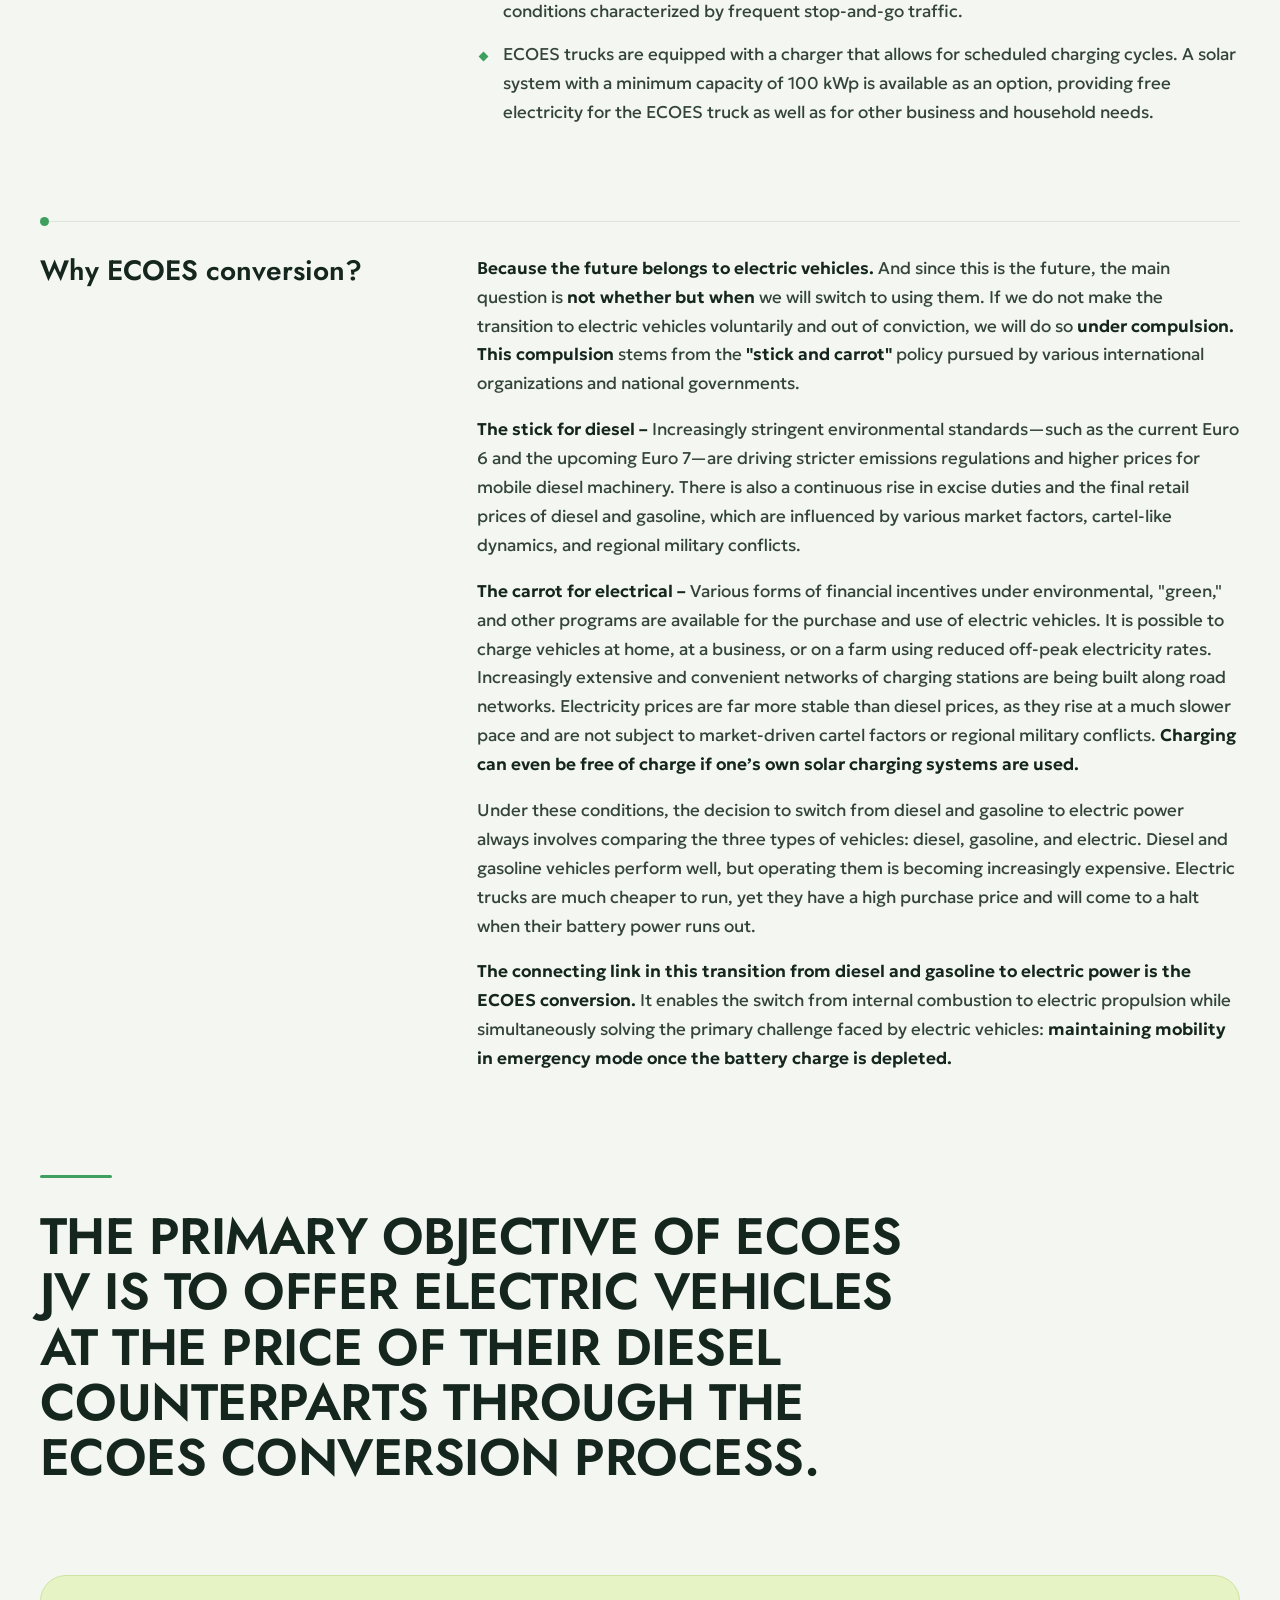
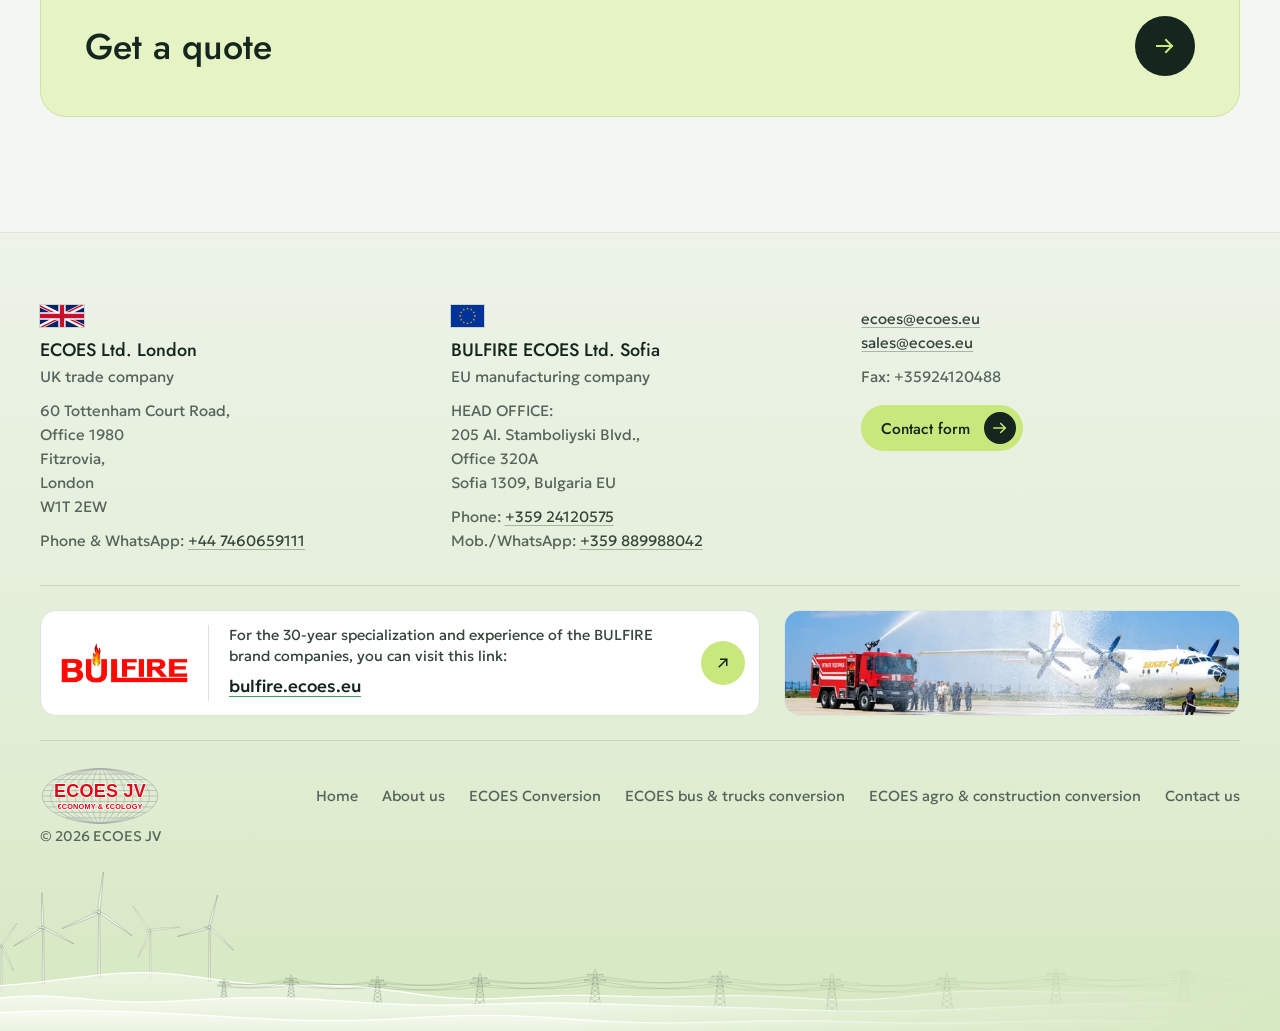
<file: electric-conversion/index.html>
<!doctype html>
<html lang="en">
<head>
  <meta charset="utf-8">
  <meta name="viewport" content="width=device-width, initial-scale=1">
  <title>ECOES Electric Conversion - ECOES JV</title>
  <meta name="description" content="ECOES JV offers the conversion of new and used diesel-powered trucks, buses, and other mobile machinery to electric power.">
  <meta name="theme-color" content="#ffffff">
  <link rel="canonical" href="https://ecoes.eu/electric-conversion/">
  <link rel="alternate" hreflang="en" href="https://ecoes.eu/electric-conversion/">
  <link rel="alternate" hreflang="bg" href="https://ecoes.eu/bg/electric-conversion/">
  <link rel="alternate" hreflang="x-default" href="https://ecoes.eu/electric-conversion/">
  <link rel="icon" href="../assets/img/logo.svg" type="image/svg+xml">
  <link rel="preconnect" href="https://fonts.googleapis.com">
  <link rel="preconnect" href="https://fonts.gstatic.com" crossorigin>
  <link href="https://fonts.googleapis.com/css2?family=Geologica:slnt,wght@-12..0,300..700&family=Jost:wght@400..700&display=swap" rel="stylesheet">
  <link rel="stylesheet" href="../assets/css/style.css">
</head>
<body>
  <a class="skip-link" href="#main">Skip to content</a>

  <header class="site-header">
    <div class="container header-inner">
      <button class="nav-toggle" type="button" aria-label="Menu" aria-expanded="false" aria-controls="main-nav"><span></span></button>
      <a class="brand" href="../" aria-label="ECOES JV - Home" translate="no">
        <img src="../assets/img/logo.svg" alt="ECOES JV - €CONOMY &amp; €COLOGY" width="220" height="106">
      </a>
      <nav class="main-nav" id="main-nav" aria-label="Main">
        <ul>
          <li><a href="../"><span class="l10n-src">Home</span><span class="l10n-bg" lang="bg" translate="no">Начало</span></a></li>
          <li><a href="../about-us/"><span class="l10n-src">About us</span><span class="l10n-bg" lang="bg" translate="no">За нас</span></a></li>
          <li class="has-sub">
            <a href="../electric-conversion/" aria-current="page"><span class="l10n-src"><span translate="no">ECOES </span>Conversion</span><span class="l10n-bg" lang="bg" translate="no">ECOES конверсия</span></a>
            <button class="sub-toggle" type="button" aria-expanded="false" aria-controls="sub-conversion" aria-label="ECOES Conversion submenu"><svg viewBox="0 0 12 12" aria-hidden="true" focusable="false"><path d="M2.5 4.5 6 8l3.5-3.5" fill="none" stroke="currentColor" stroke-width="1.6"/></svg></button>
            <div class="sub-panel" id="sub-conversion">
              <ul class="sub-nav">
                <li><a href="../electric-conversions-bus-truck/"><span class="l10n-src"><span translate="no">ECOES </span>bus &amp; trucks conversion</span><span class="l10n-bg" lang="bg" translate="no">ECOES конверсия на автобуси и камиони</span></a></li>
                <li><a href="../electric-agro-truck-construction/"><span class="l10n-src"><span translate="no">ECOES </span>agro &amp; construction conversion</span><span class="l10n-bg" lang="bg" translate="no">ECOES конверсия на селскостопанска и строителна техника</span></a></li>
              </ul>
            </div>
          </li>
          <li><a href="../contact-us/"><span class="l10n-src">Contact us</span><span class="l10n-bg" lang="bg" translate="no">Контакти</span></a></li>
        </ul>
      </nav>
      <address class="header-mail" translate="no">
        <svg class="header-mail-icon" viewBox="0 0 24 24" fill="none" stroke="currentColor" stroke-width="1.6" aria-hidden="true" focusable="false"><path d="M3 5.5h18v13H3z"/><path d="m3.5 6.5 8.5 6.5 8.5-6.5"/></svg>
        <span class="header-mail-list"><a href="mailto:ecoes@ecoes.eu">ecoes@ecoes.eu</a><a href="mailto:sales@ecoes.eu">sales@ecoes.eu</a></span>
      </address>
      <div class="lang-switch" role="group" aria-label="Language" translate="no">
        <a href="./" hreflang="en" lang="en" aria-current="page">EN<span class="visually-hidden"> - English</span></a>
        <a href="../bg/electric-conversion/" hreflang="bg" lang="bg">BG<span class="visually-hidden"> - Български</span></a>
      </div>
    </div>
  </header>

  <main id="main">
    <div class="page-head">
      <div class="container">
        <h1><span translate="no">ECOES </span>Electric Conversion</h1>
        <p class="page-lead"><span translate="no">ECOES JV </span>offers the conversion of new and used diesel-powered trucks, buses, and other mobile machinery to electric power.</p>
        <a class="btn" href="../contact-us/?topic=conversion#contact-form"><span class="l10n-src">Get a quote for electric conversion</span><span class="l10n-bg" lang="bg" translate="no">Вземете оферта за електрическа конверсия</span><svg viewBox="0 0 24 24" fill="none" stroke="currentColor" stroke-width="2" stroke-linecap="square" aria-hidden="true" focusable="false"><path d="M4 12h15M13 6l6 6-6 6"/></svg></a>
      </div>
    </div>

    <div class="page-body">
      <div class="container">

        <figure class="figure">
          <div class="collage">
            <ul class="chips collage-labels">
              <li class="collage-label collage-label--main"><span>Electrical Conversion</span></li>
              <li class="collage-label collage-label--aside"><span>Emergency generator or battery module for movement without power from the main batteries</span></li>
            </ul>
            <picture>
              <source type="image/webp" srcset="../assets/img/conversion/conversion-640.webp 640w, ../assets/img/conversion/conversion-1200.webp 1200w, ../assets/img/conversion/conversion.webp 1679w" sizes="(max-width: 960px) 100vw, 900px">
              <img src="../assets/img/conversion/conversion-1200.jpg" srcset="../assets/img/conversion/conversion-640.jpg 640w, ../assets/img/conversion/conversion-1200.jpg 1200w, ../assets/img/conversion/conversion.jpg 1679w" sizes="(max-width: 960px) 100vw, 900px" alt="" width="1679" height="937">
            </picture>
          </div>
        </figure>

        <section class="doc-section" aria-labelledby="s1">
          <h2 id="s1"><span class="num">1.</span> What is<span translate="no"> ECOES </span>electric conversion?</h2>
          <div class="doc-body">
            <p>The<span translate="no"> ECOES </span>electric conversion is a complex engineering process involving the replacement of the diesel engine with a liquid-cooled PMSM electric motor paired with an automatic transmission, as well as the modification of the steering, braking, electrical, hydraulic, and air conditioning systems, the drivetrain, the PTO, and all other systems related to the vehicle's functionality and safety.</p>
            <p>The<span translate="no"> ECOES </span>electric conversion process for new transport vehicles and other machinery does <strong>not involve manufacturing new machines</strong> from scratch. Instead, it utilizes new or used, mass-produced diesel-powered units—which have proven their reliability and efficiency in real-world operation—<strong>and replaces their diesel engines with electric ones.</strong></p>
          </div>
        </section>

        <section class="doc-section" aria-labelledby="s2">
          <h2 id="s2"><span class="num">2.</span> Emergency module for movement without power from the main batteries</h2>
          <div class="doc-body">
            <p>Any mobile machine that has undergone an<span translate="no"> ECOES </span>electric conversion can optionally be equipped with an emergency module for movement without power from the main batteries. There are two types of emergency modules: generator-based and battery-based.</p>
            <ul class="doc-list">
              <li><strong>The emergency generator module</strong> consists of a specially designed 400V AC generator that, via software and a charging unit, powers the vehicle's batteries to enable emergency operation and travel to a charging station.</li>
              <li><strong>The emergency battery module</strong> consists of a separate battery that is not connected to the main battery pack used to drive the electric vehicle (such as a truck, bus, or other). When the energy in the main battery pack is depleted, the driver switches the vehicle to the backup battery, which provides sufficient range to reach a charging station.</li>
            </ul>
            <p><strong>An emergency drive module that operates independently of the main batteries solves the most serious problem facing electric trucks:</strong></p>
            <div class="callout">
              <p>- What happens when the main battery runs out of power?</p>
              <p>-<span translate="no"> ECOES </span>electric trucks keep moving!</p>
            </div>
          </div>
        </section>

        <section class="doc-section" aria-labelledby="s3">
          <h2 id="s3"><span class="num">3.</span> Benefits of the<span translate="no"> ECOES </span>electric conversion</h2>
          <div class="doc-body">
            <h3><span class="num">3.1.</span> Investment benefits:</h3>
            <ul class="doc-list">
              <li>Prices for the<span translate="no"> ECOES </span>electric conversion of new European diesel trucks into electric trucks are <strong>30%–40% lower</strong> than those of their electric counterparts.</li>
              <li>
                <p>The<span translate="no"> ECOES </span>electric conversion of existing used trucks extends the vehicle's service life by another <strong>15–20 years</strong> at a cost <strong>50%–60% lower</strong> than that of a new, comparable electric truck.</p>
                <p>Trucks—whether new or used—that undergo the<span translate="no"> ECOES </span>electric conversion come with a standard two-year warranty, with the option to extend it.</p>
              </li>
            </ul>

            <h3><span class="num">3.2.</span> Operational financial benefits:</h3>
            <ul class="doc-list">
              <li>Charging costs for electric power are approximately <strong>3–3.5 times (300–350%) lower</strong> than diesel costs. According to various international studies, around <strong>20–30%</strong> of diesel fuel is stolen. Eliminating theft reduces actual fuel costs by approximately <strong>fourfold (400%).</strong></li>
              <li><strong>Maintenance costs are negligible,</strong> as there is no need to change or top up engine oil, antifreeze, or AdBlue. Oil, fuel, and air filters, batteries, belts, and clutch discs do not require replacement, and brake pad wear is reduced. There are no issues with clogged DPF filters—the replacement of which costs over <strong>3,000 EUR</strong> — nor are there costs for mandatory scheduled servicing or exhaust-related problems during technical inspections.</li>
              <li>There are no routine or major overhauls of the diesel engines. After 10–15 years of intensive two-shift operation, the costs for routine maintenance and major overhauls of the diesel engines amount to <strong>very substantial sums.</strong></li>
              <li>Full or partial tax exemption, reduced road tolls, and other benefits, depending on the regulations of each individual country.</li>
            </ul>

            <h3><span class="num">3.3.</span> Operational technical benefits:</h3>
            <ul class="doc-list">
              <li>Every new or used<span translate="no"> ECOES </span>electric truck features an automatic transmission that significantly reduces the electrical and thermal load on the PMSM motor. This extends the driving range and makes operation highly convenient for the driver in demanding urban conditions characterized by frequent stop-and-go traffic.</li>
              <li><span translate="no">ECOES </span>trucks are equipped with a charger that allows for scheduled charging cycles. A solar system with a minimum capacity of 100 kWp is available as an option, providing free electricity for the<span translate="no"> ECOES </span>truck as well as for other business and household needs.</li>
            </ul>
          </div>
        </section>

        <section class="doc-section" aria-labelledby="s4">
          <h2 id="s4">Why<span translate="no"> ECOES </span>conversion?</h2>
          <div class="doc-body">
            <p><strong>Because the future belongs to electric vehicles.</strong> And since this is the future, the main question is <strong>not <em>whether</em> but <em>when</em></strong> we will switch to using them. If we do not make the transition to electric vehicles voluntarily and out of conviction, we will do so <strong>under compulsion. This compulsion</strong> stems from the <strong>"stick and carrot"</strong> policy pursued by various international organizations and national governments.</p>
            <p><strong>The stick for diesel –</strong> Increasingly stringent environmental standards—such as the current Euro 6 and the upcoming Euro 7—are driving stricter emissions regulations and higher prices for mobile diesel machinery. There is also a continuous rise in excise duties and the final retail prices of diesel and gasoline, which are influenced by various market factors, cartel-like dynamics, and regional military conflicts.</p>
            <p><strong>The carrot for electrical –</strong> Various forms of financial incentives under environmental, "green," and other programs are available for the purchase and use of electric vehicles. It is possible to charge vehicles at home, at a business, or on a farm using reduced off-peak electricity rates. Increasingly extensive and convenient networks of charging stations are being built along road networks. Electricity prices are far more stable than diesel prices, as they rise at a much slower pace and are not subject to market-driven cartel factors or regional military conflicts. <strong>Charging can even be free of charge if one’s own solar charging systems are used.</strong></p>
            <p>Under these conditions, the decision to switch from diesel and gasoline to electric power always involves comparing the three types of vehicles: diesel, gasoline, and electric. Diesel and gasoline vehicles perform well, but operating them is becoming increasingly expensive. Electric trucks are much cheaper to run, yet they have a high purchase price and will come to a halt when their battery power runs out.</p>
            <p><strong>The connecting link in this transition from diesel and gasoline to electric power is the<span translate="no"> ECOES </span>conversion.</strong> It enables the switch from internal combustion to electric propulsion while simultaneously solving the primary challenge faced by electric vehicles: <strong>maintaining mobility in emergency mode once the battery charge is depleted.</strong></p>
          </div>
        </section>

        <p class="statement">THE PRIMARY OBJECTIVE OF<span translate="no"> ECOES JV </span>IS TO OFFER ELECTRIC VEHICLES AT THE PRICE OF THEIR DIESEL COUNTERPARTS THROUGH THE<span translate="no"> ECOES </span>CONVERSION PROCESS.</p>

        <a class="cta plate" href="../contact-us/?topic=conversion#contact-form">
          <span class="cta-text"><span class="l10n-src">Get a quote</span><span class="l10n-bg" lang="bg" translate="no">Вземете оферта</span></span>
          <span class="cta-go" aria-hidden="true"><svg viewBox="0 0 24 24" fill="none" stroke="currentColor" stroke-width="2" stroke-linecap="square" aria-hidden="true" focusable="false"><path d="M4 12h15M13 6l6 6-6 6"/></svg></span>
        </a>

      </div>
    </div>
  </main>

  <footer class="site-footer">
    <div class="container">
      <div class="footer-offices">
        <div class="footer-office">
          <img class="flag" src="../assets/img/flags/uk.svg" alt="" width="60" height="30">
          <h2><span translate="no">ECOES Ltd. </span>London</h2>
          <p>UK trade company</p>
          <p translate="no">60 Tottenham Court Road,<br>Office 1980<br>Fitzrovia,<br>London<br>W1T 2EW</p>
          <p>Phone &amp; WhatsApp: <a href="tel:+447460659111" translate="no">+44 7460659111</a></p>
        </div>
        <div class="footer-office">
          <img class="flag" src="../assets/img/flags/eu.svg" alt="" width="45" height="30">
          <h2><span translate="no">BULFIRE ECOES Ltd. </span>Sofia</h2>
          <p>EU manufacturing company</p>
          <p>HEAD OFFICE:<br><span translate="no">205 Al. Stamboliyski Blvd.,<br>Office 320A<br>Sofia 1309, Bulgaria EU</span></p>
          <p>Phone: <a href="tel:+35924120575" translate="no">+359 24120575</a><br>Mob./WhatsApp: <a href="tel:+359889988042" translate="no">+359 889988042</a></p>
        </div>
        <div class="footer-office">
          <p><a href="mailto:ecoes@ecoes.eu" translate="no">ecoes@ecoes.eu</a><br><a href="mailto:sales@ecoes.eu" translate="no">sales@ecoes.eu</a></p>
          <p>Fax: <span translate="no">+35924120488</span></p>
          <a class="btn" href="../contact-us/#contact-form"><span class="l10n-src">Contact form</span><span class="l10n-bg" lang="bg" translate="no">Форма за контакт</span><svg viewBox="0 0 24 24" fill="none" stroke="currentColor" stroke-width="2" stroke-linecap="square" aria-hidden="true" focusable="false"><path d="M4 12h15M13 6l6 6-6 6"/></svg></a>
        </div>
      </div>
      <div class="footer-bulfire">
        <a class="bulfire-link plate" href="https://bulfire.ecoes.eu/" target="_blank" rel="noopener">
          <picture class="bulfire-logo">
            <source srcset="../assets/img/bulfire/bulfire-logo.webp" type="image/webp">
            <img src="../assets/img/bulfire/bulfire-logo.png" alt="BULFIRE" width="419" height="132" loading="lazy">
          </picture>
          <span class="bulfire-body">
            <span class="bulfire-text">For the 30-year specialization and experience of the<span translate="no"> BULFIRE </span>brand companies, you can visit this link:</span>
            <span class="bulfire-url" translate="no">bulfire.ecoes.eu</span>
          </span>
          <span class="bulfire-go" aria-hidden="true"><svg viewBox="0 0 24 24" fill="none" stroke="currentColor" stroke-width="2" stroke-linecap="square" aria-hidden="true" focusable="false"><path d="M7 17L17 7M9 7h8v8"/></svg></span>
          <span class="visually-hidden"> (opens in a new tab)</span>
        </a>
        <picture class="bulfire-photo">
          <source type="image/webp" srcset="../assets/img/bulfire/airport-640.webp 640w, ../assets/img/bulfire/airport-1200.webp 1200w" sizes="(min-width: 1140px) 580px, (min-width: 800px) 720px, 100vw">
          <img src="../assets/img/bulfire/airport-640.jpg" srcset="../assets/img/bulfire/airport-640.jpg 640w, ../assets/img/bulfire/airport-1200.jpg 1200w" sizes="(min-width: 1140px) 580px, (min-width: 800px) 720px, 100vw" alt="BULFIRE airport fire-fighting vehicle spraying water over an aircraft" width="1200" height="422" loading="lazy">
        </picture>
      </div>
      <div class="footer-inner">
        <a class="footer-brand" href="../" aria-label="ECOES JV - Home" translate="no">
          <img src="../assets/img/logo.svg" alt="ECOES JV" width="220" height="106" loading="lazy">
        </a>
        <nav class="footer-nav" aria-label="Footer">
          <ul>
            <li><a href="../"><span class="l10n-src">Home</span><span class="l10n-bg" lang="bg" translate="no">Начало</span></a></li>
            <li><a href="../about-us/"><span class="l10n-src">About us</span><span class="l10n-bg" lang="bg" translate="no">За нас</span></a></li>
            <li><a href="../electric-conversion/"><span class="l10n-src"><span translate="no">ECOES </span>Conversion</span><span class="l10n-bg" lang="bg" translate="no">ECOES конверсия</span></a></li>
            <li><a href="../electric-conversions-bus-truck/"><span class="l10n-src"><span translate="no">ECOES </span>bus &amp; trucks conversion</span><span class="l10n-bg" lang="bg" translate="no">ECOES конверсия на автобуси и камиони</span></a></li>
            <li><a href="../electric-agro-truck-construction/"><span class="l10n-src"><span translate="no">ECOES </span>agro &amp; construction conversion</span><span class="l10n-bg" lang="bg" translate="no">ECOES конверсия на селскостопанска и строителна техника</span></a></li>
            <li><a href="../contact-us/"><span class="l10n-src">Contact us</span><span class="l10n-bg" lang="bg" translate="no">Контакти</span></a></li>
          </ul>
        </nav>
      </div>
      <p class="footer-copy">© 2026 <span translate="no">ECOES JV</span></p>
    </div>
  </footer>

  <script src="../assets/js/main.js" defer></script>
</body>
</html>
</file>
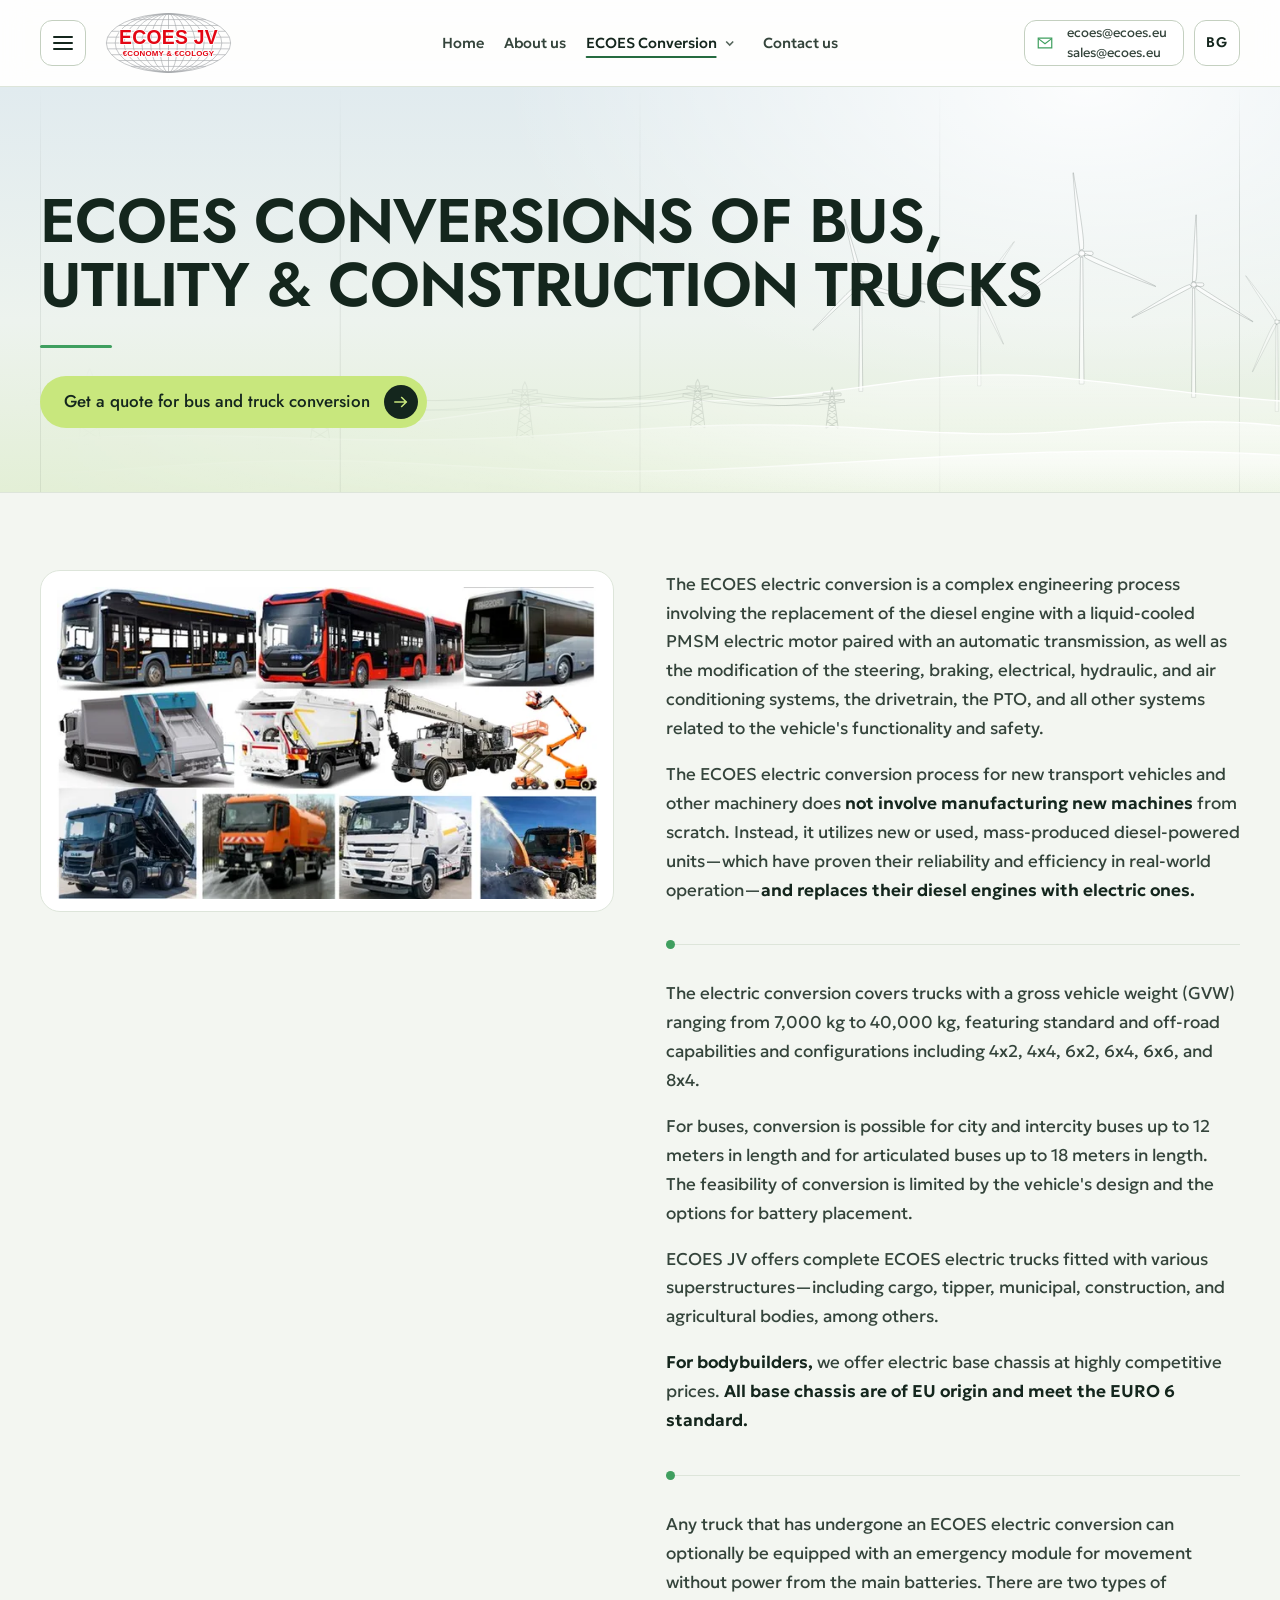
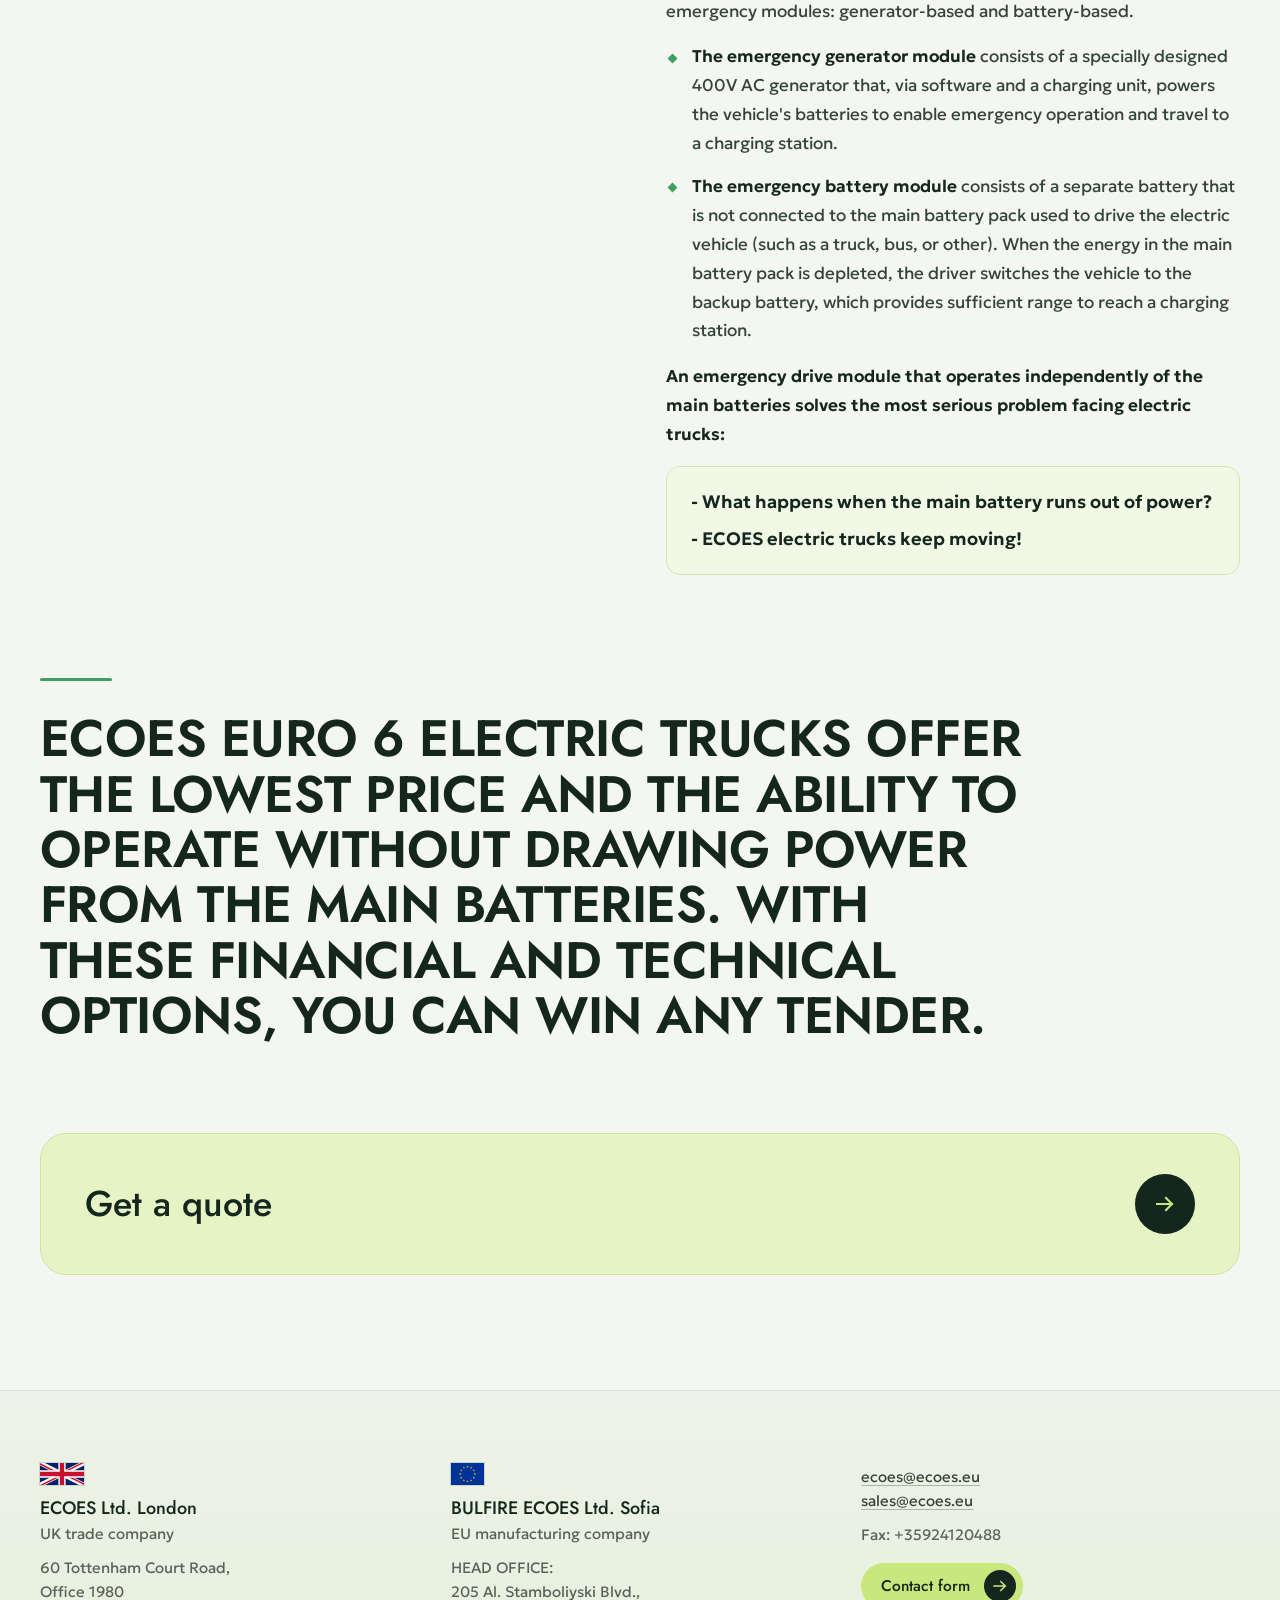
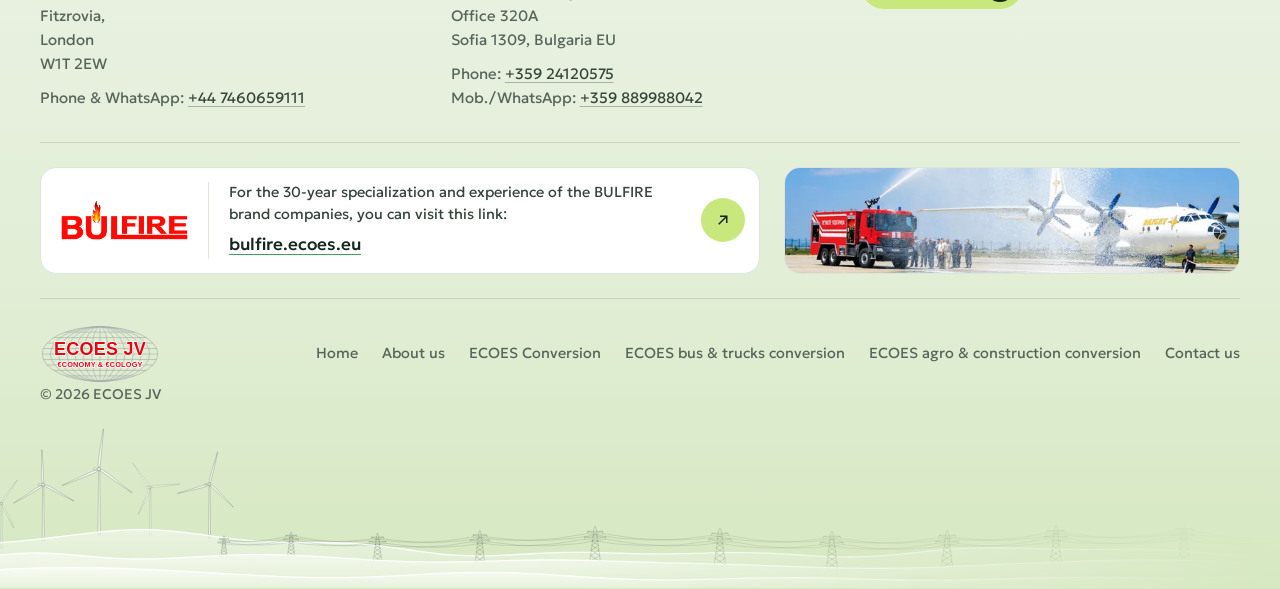
<file: electric-conversions-bus-truck/index.html>
<!doctype html>
<html lang="en">
<head>
  <meta charset="utf-8">
  <meta name="viewport" content="width=device-width, initial-scale=1">
  <title>ECOES Conversions of Bus, Utility &amp; Construction Trucks - ECOES JV</title>
  <meta name="description" content="The electric conversion covers trucks with a gross vehicle weight (GVW) ranging from 7,000 kg to 40,000 kg, and city, intercity and articulated buses.">
  <meta name="theme-color" content="#ffffff">
  <link rel="canonical" href="https://ecoes.eu/electric-conversions-bus-truck/">
  <link rel="alternate" hreflang="en" href="https://ecoes.eu/electric-conversions-bus-truck/">
  <link rel="alternate" hreflang="bg" href="https://ecoes.eu/bg/electric-conversions-bus-truck/">
  <link rel="alternate" hreflang="x-default" href="https://ecoes.eu/electric-conversions-bus-truck/">
  <link rel="icon" href="../assets/img/logo.svg" type="image/svg+xml">
  <link rel="preconnect" href="https://fonts.googleapis.com">
  <link rel="preconnect" href="https://fonts.gstatic.com" crossorigin>
  <link href="https://fonts.googleapis.com/css2?family=Geologica:slnt,wght@-12..0,300..700&family=Jost:wght@400..700&display=swap" rel="stylesheet">
  <link rel="stylesheet" href="../assets/css/style.css">
</head>
<body>
  <a class="skip-link" href="#main">Skip to content</a>

  <header class="site-header">
    <div class="container header-inner">
      <button class="nav-toggle" type="button" aria-label="Menu" aria-expanded="false" aria-controls="main-nav"><span></span></button>
      <a class="brand" href="../" aria-label="ECOES JV - Home" translate="no">
        <img src="../assets/img/logo.svg" alt="ECOES JV - €CONOMY &amp; €COLOGY" width="220" height="106">
      </a>
      <nav class="main-nav" id="main-nav" aria-label="Main">
        <ul>
          <li><a href="../"><span class="l10n-src">Home</span><span class="l10n-bg" lang="bg" translate="no">Начало</span></a></li>
          <li><a href="../about-us/"><span class="l10n-src">About us</span><span class="l10n-bg" lang="bg" translate="no">За нас</span></a></li>
          <li class="has-sub is-current">
            <a href="../electric-conversion/"><span class="l10n-src"><span translate="no">ECOES </span>Conversion</span><span class="l10n-bg" lang="bg" translate="no">ECOES конверсия</span></a>
            <button class="sub-toggle" type="button" aria-expanded="false" aria-controls="sub-conversion" aria-label="ECOES Conversion submenu"><svg viewBox="0 0 12 12" aria-hidden="true" focusable="false"><path d="M2.5 4.5 6 8l3.5-3.5" fill="none" stroke="currentColor" stroke-width="1.6"/></svg></button>
            <div class="sub-panel" id="sub-conversion">
              <ul class="sub-nav">
                <li><a href="../electric-conversions-bus-truck/" aria-current="page"><span class="l10n-src"><span translate="no">ECOES </span>bus &amp; trucks conversion</span><span class="l10n-bg" lang="bg" translate="no">ECOES конверсия на автобуси и камиони</span></a></li>
                <li><a href="../electric-agro-truck-construction/"><span class="l10n-src"><span translate="no">ECOES </span>agro &amp; construction conversion</span><span class="l10n-bg" lang="bg" translate="no">ECOES конверсия на селскостопанска и строителна техника</span></a></li>
              </ul>
            </div>
          </li>
          <li><a href="../contact-us/"><span class="l10n-src">Contact us</span><span class="l10n-bg" lang="bg" translate="no">Контакти</span></a></li>
        </ul>
      </nav>
      <address class="header-mail" translate="no">
        <svg class="header-mail-icon" viewBox="0 0 24 24" fill="none" stroke="currentColor" stroke-width="1.6" aria-hidden="true" focusable="false"><path d="M3 5.5h18v13H3z"/><path d="m3.5 6.5 8.5 6.5 8.5-6.5"/></svg>
        <span class="header-mail-list"><a href="mailto:ecoes@ecoes.eu">ecoes@ecoes.eu</a><a href="mailto:sales@ecoes.eu">sales@ecoes.eu</a></span>
      </address>
      <div class="lang-switch" role="group" aria-label="Language" translate="no">
        <a href="./" hreflang="en" lang="en" aria-current="page">EN<span class="visually-hidden"> - English</span></a>
        <a href="../bg/electric-conversions-bus-truck/" hreflang="bg" lang="bg">BG<span class="visually-hidden"> - Български</span></a>
      </div>
    </div>
  </header>

  <main id="main">
    <div class="page-head">
      <div class="container">
        <h1 class="h1-long"><span translate="no">ECOES </span>CONVERSIONS OF BUS, UTILITY &amp; CONSTRUCTION TRUCKS</h1>
        <a class="btn" href="../contact-us/?topic=bus-trucks#contact-form"><span class="l10n-src">Get a quote for bus and truck conversion</span><span class="l10n-bg" lang="bg" translate="no">Вземете оферта за конверсия на автобуси и камиони</span><svg viewBox="0 0 24 24" fill="none" stroke="currentColor" stroke-width="2" stroke-linecap="square" aria-hidden="true" focusable="false"><path d="M4 12h15M13 6l6 6-6 6"/></svg></a>
      </div>
    </div>

    <div class="page-body">
      <div class="container">
        <div class="product">
          <figure class="figure">
            <picture>
              <source type="image/webp" srcset="../assets/img/bus-trucks/bus-trucks-640.webp 640w, ../assets/img/bus-trucks/bus-trucks.webp 1158w" sizes="(max-width: 1023px) 100vw, 600px">
              <img src="../assets/img/bus-trucks/bus-trucks.jpg" srcset="../assets/img/bus-trucks/bus-trucks-640.jpg 640w, ../assets/img/bus-trucks/bus-trucks.jpg 1158w" sizes="(max-width: 1023px) 100vw, 600px" alt="Buses, municipal, utility and construction trucks" width="1158" height="669">
            </picture>
          </figure>

          <div class="flow">
            <div class="flow-block">
              <p>The<span translate="no"> ECOES </span>electric conversion is a complex engineering process involving the replacement of the diesel engine with a liquid-cooled PMSM electric motor paired with an automatic transmission, as well as the modification of the steering, braking, electrical, hydraulic, and air conditioning systems, the drivetrain, the PTO, and all other systems related to the vehicle's functionality and safety.</p>
              <p>The<span translate="no"> ECOES </span>electric conversion process for new transport vehicles and other machinery does <strong>not involve manufacturing new machines</strong> from scratch. Instead, it utilizes new or used, mass-produced diesel-powered units—which have proven their reliability and efficiency in real-world operation—<strong>and replaces their diesel engines with electric ones.</strong></p>
            </div>

            <div class="flow-block">
              <p>The electric conversion covers trucks with a gross vehicle weight (GVW) ranging from 7,000 kg to 40,000 kg, featuring standard and off-road capabilities and configurations including 4x2, 4x4, 6x2, 6x4, 6x6, and 8x4.</p>
              <p>For buses, conversion is possible for city and intercity buses up to 12 meters in length and for articulated buses up to 18 meters in length. The feasibility of conversion is limited by the vehicle's design and the options for battery placement.</p>
              <p><span translate="no">ECOES JV </span>offers complete<span translate="no"> ECOES </span>electric trucks fitted with various superstructures—including cargo, tipper, municipal, construction, and agricultural bodies, among others.</p>
              <p><strong>For bodybuilders,</strong> we offer electric base chassis at highly competitive prices. <strong>All base chassis are of EU origin and meet the EURO 6 standard.</strong></p>
            </div>

            <div class="flow-block">
              <p>Any truck that has undergone an<span translate="no"> ECOES </span>electric conversion can optionally be equipped with an emergency module for movement without power from the main batteries. There are two types of emergency modules: generator-based and battery-based.</p>
              <ul class="doc-list">
                <li><strong>The emergency generator module</strong> consists of a specially designed 400V AC generator that, via software and a charging unit, powers the vehicle's batteries to enable emergency operation and travel to a charging station.</li>
                <li><strong>The emergency battery module</strong> consists of a separate battery that is not connected to the main battery pack used to drive the electric vehicle (such as a truck, bus, or other). When the energy in the main battery pack is depleted, the driver switches the vehicle to the backup battery, which provides sufficient range to reach a charging station.</li>
              </ul>
              <p><strong>An emergency drive module that operates independently of the main batteries solves the most serious problem facing electric trucks:</strong></p>
              <div class="callout">
                <p>- What happens when the main battery runs out of power?</p>
                <p>-<span translate="no"> ECOES </span>electric trucks keep moving!</p>
              </div>
            </div>
          </div>
        </div>

        <p class="statement"><span translate="no">ECOES </span>EURO 6 ELECTRIC TRUCKS OFFER THE LOWEST PRICE AND THE ABILITY TO OPERATE WITHOUT DRAWING POWER FROM THE MAIN BATTERIES. WITH THESE FINANCIAL AND TECHNICAL OPTIONS, YOU CAN WIN ANY TENDER.</p>

        <a class="cta plate" href="../contact-us/?topic=bus-trucks#contact-form">
          <span class="cta-text"><span class="l10n-src">Get a quote</span><span class="l10n-bg" lang="bg" translate="no">Вземете оферта</span></span>
          <span class="cta-go" aria-hidden="true"><svg viewBox="0 0 24 24" fill="none" stroke="currentColor" stroke-width="2" stroke-linecap="square" aria-hidden="true" focusable="false"><path d="M4 12h15M13 6l6 6-6 6"/></svg></span>
        </a>

      </div>
    </div>
  </main>

  <footer class="site-footer">
    <div class="container">
      <div class="footer-offices">
        <div class="footer-office">
          <img class="flag" src="../assets/img/flags/uk.svg" alt="" width="60" height="30">
          <h2><span translate="no">ECOES Ltd. </span>London</h2>
          <p>UK trade company</p>
          <p translate="no">60 Tottenham Court Road,<br>Office 1980<br>Fitzrovia,<br>London<br>W1T 2EW</p>
          <p>Phone &amp; WhatsApp: <a href="tel:+447460659111" translate="no">+44 7460659111</a></p>
        </div>
        <div class="footer-office">
          <img class="flag" src="../assets/img/flags/eu.svg" alt="" width="45" height="30">
          <h2><span translate="no">BULFIRE ECOES Ltd. </span>Sofia</h2>
          <p>EU manufacturing company</p>
          <p>HEAD OFFICE:<br><span translate="no">205 Al. Stamboliyski Blvd.,<br>Office 320A<br>Sofia 1309, Bulgaria EU</span></p>
          <p>Phone: <a href="tel:+35924120575" translate="no">+359 24120575</a><br>Mob./WhatsApp: <a href="tel:+359889988042" translate="no">+359 889988042</a></p>
        </div>
        <div class="footer-office">
          <p><a href="mailto:ecoes@ecoes.eu" translate="no">ecoes@ecoes.eu</a><br><a href="mailto:sales@ecoes.eu" translate="no">sales@ecoes.eu</a></p>
          <p>Fax: <span translate="no">+35924120488</span></p>
          <a class="btn" href="../contact-us/#contact-form"><span class="l10n-src">Contact form</span><span class="l10n-bg" lang="bg" translate="no">Форма за контакт</span><svg viewBox="0 0 24 24" fill="none" stroke="currentColor" stroke-width="2" stroke-linecap="square" aria-hidden="true" focusable="false"><path d="M4 12h15M13 6l6 6-6 6"/></svg></a>
        </div>
      </div>
      <div class="footer-bulfire">
        <a class="bulfire-link plate" href="https://bulfire.ecoes.eu/" target="_blank" rel="noopener">
          <picture class="bulfire-logo">
            <source srcset="../assets/img/bulfire/bulfire-logo.webp" type="image/webp">
            <img src="../assets/img/bulfire/bulfire-logo.png" alt="BULFIRE" width="419" height="132" loading="lazy">
          </picture>
          <span class="bulfire-body">
            <span class="bulfire-text">For the 30-year specialization and experience of the<span translate="no"> BULFIRE </span>brand companies, you can visit this link:</span>
            <span class="bulfire-url" translate="no">bulfire.ecoes.eu</span>
          </span>
          <span class="bulfire-go" aria-hidden="true"><svg viewBox="0 0 24 24" fill="none" stroke="currentColor" stroke-width="2" stroke-linecap="square" aria-hidden="true" focusable="false"><path d="M7 17L17 7M9 7h8v8"/></svg></span>
          <span class="visually-hidden"> (opens in a new tab)</span>
        </a>
        <picture class="bulfire-photo">
          <source type="image/webp" srcset="../assets/img/bulfire/airport-640.webp 640w, ../assets/img/bulfire/airport-1200.webp 1200w" sizes="(min-width: 1140px) 580px, (min-width: 800px) 720px, 100vw">
          <img src="../assets/img/bulfire/airport-640.jpg" srcset="../assets/img/bulfire/airport-640.jpg 640w, ../assets/img/bulfire/airport-1200.jpg 1200w" sizes="(min-width: 1140px) 580px, (min-width: 800px) 720px, 100vw" alt="BULFIRE airport fire-fighting vehicle spraying water over an aircraft" width="1200" height="422" loading="lazy">
        </picture>
      </div>
      <div class="footer-inner">
        <a class="footer-brand" href="../" aria-label="ECOES JV - Home" translate="no">
          <img src="../assets/img/logo.svg" alt="ECOES JV" width="220" height="106" loading="lazy">
        </a>
        <nav class="footer-nav" aria-label="Footer">
          <ul>
            <li><a href="../"><span class="l10n-src">Home</span><span class="l10n-bg" lang="bg" translate="no">Начало</span></a></li>
            <li><a href="../about-us/"><span class="l10n-src">About us</span><span class="l10n-bg" lang="bg" translate="no">За нас</span></a></li>
            <li><a href="../electric-conversion/"><span class="l10n-src"><span translate="no">ECOES </span>Conversion</span><span class="l10n-bg" lang="bg" translate="no">ECOES конверсия</span></a></li>
            <li><a href="../electric-conversions-bus-truck/"><span class="l10n-src"><span translate="no">ECOES </span>bus &amp; trucks conversion</span><span class="l10n-bg" lang="bg" translate="no">ECOES конверсия на автобуси и камиони</span></a></li>
            <li><a href="../electric-agro-truck-construction/"><span class="l10n-src"><span translate="no">ECOES </span>agro &amp; construction conversion</span><span class="l10n-bg" lang="bg" translate="no">ECOES конверсия на селскостопанска и строителна техника</span></a></li>
            <li><a href="../contact-us/"><span class="l10n-src">Contact us</span><span class="l10n-bg" lang="bg" translate="no">Контакти</span></a></li>
          </ul>
        </nav>
      </div>
      <p class="footer-copy">© 2026 <span translate="no">ECOES JV</span></p>
    </div>
  </footer>

  <script src="../assets/js/main.js" defer></script>
</body>
</html>
</file>
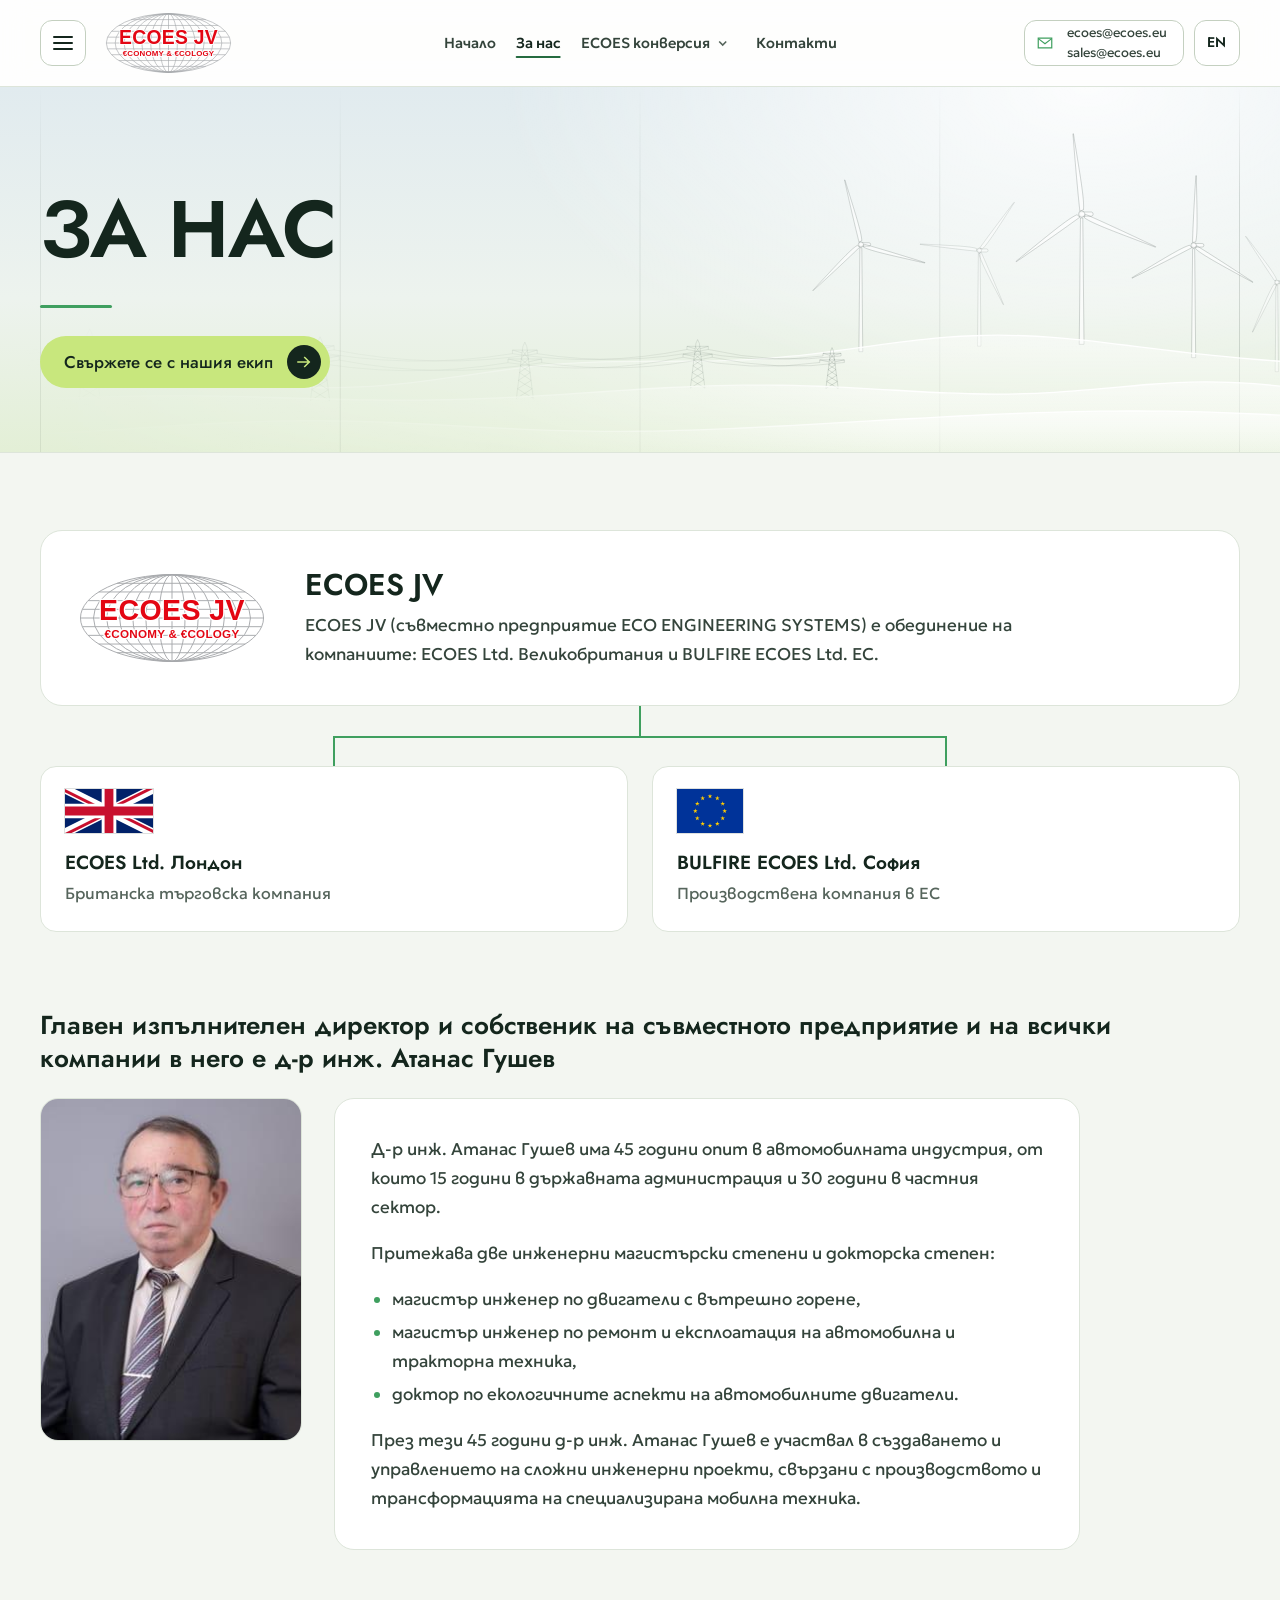
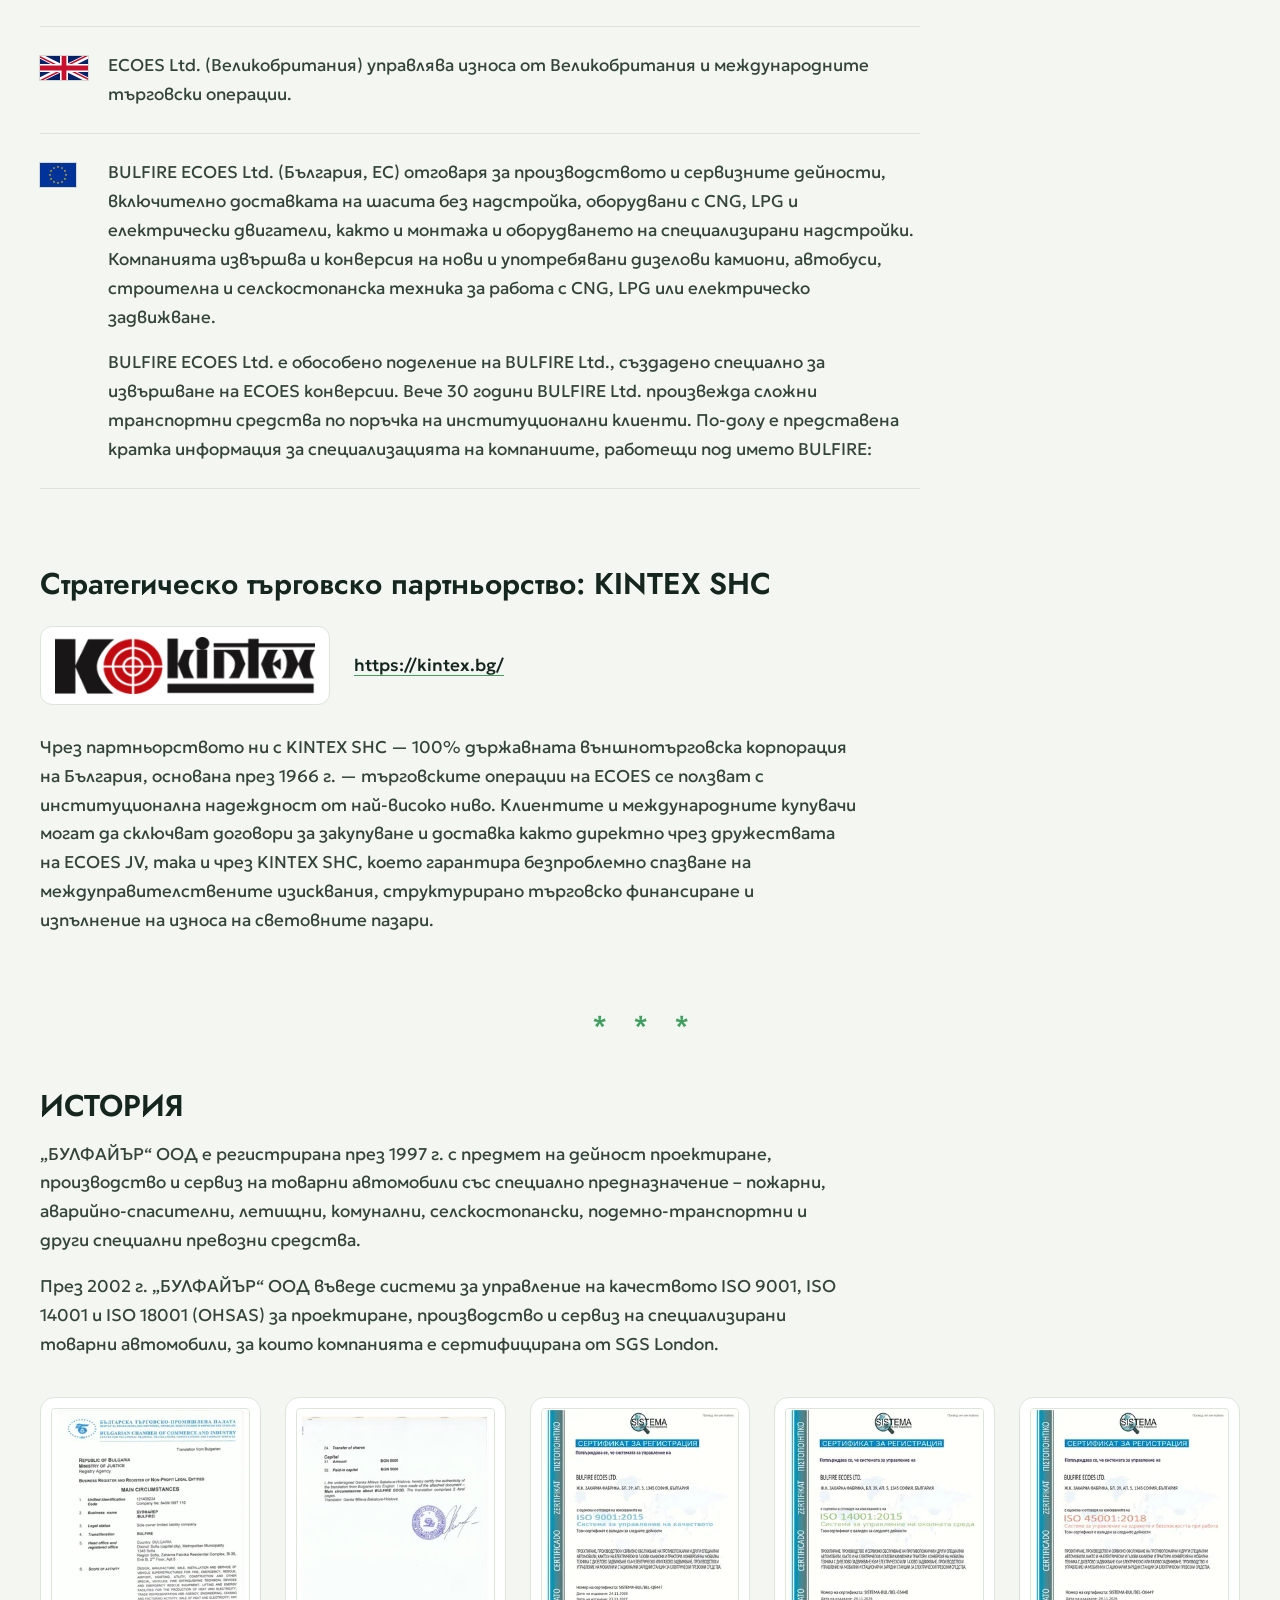
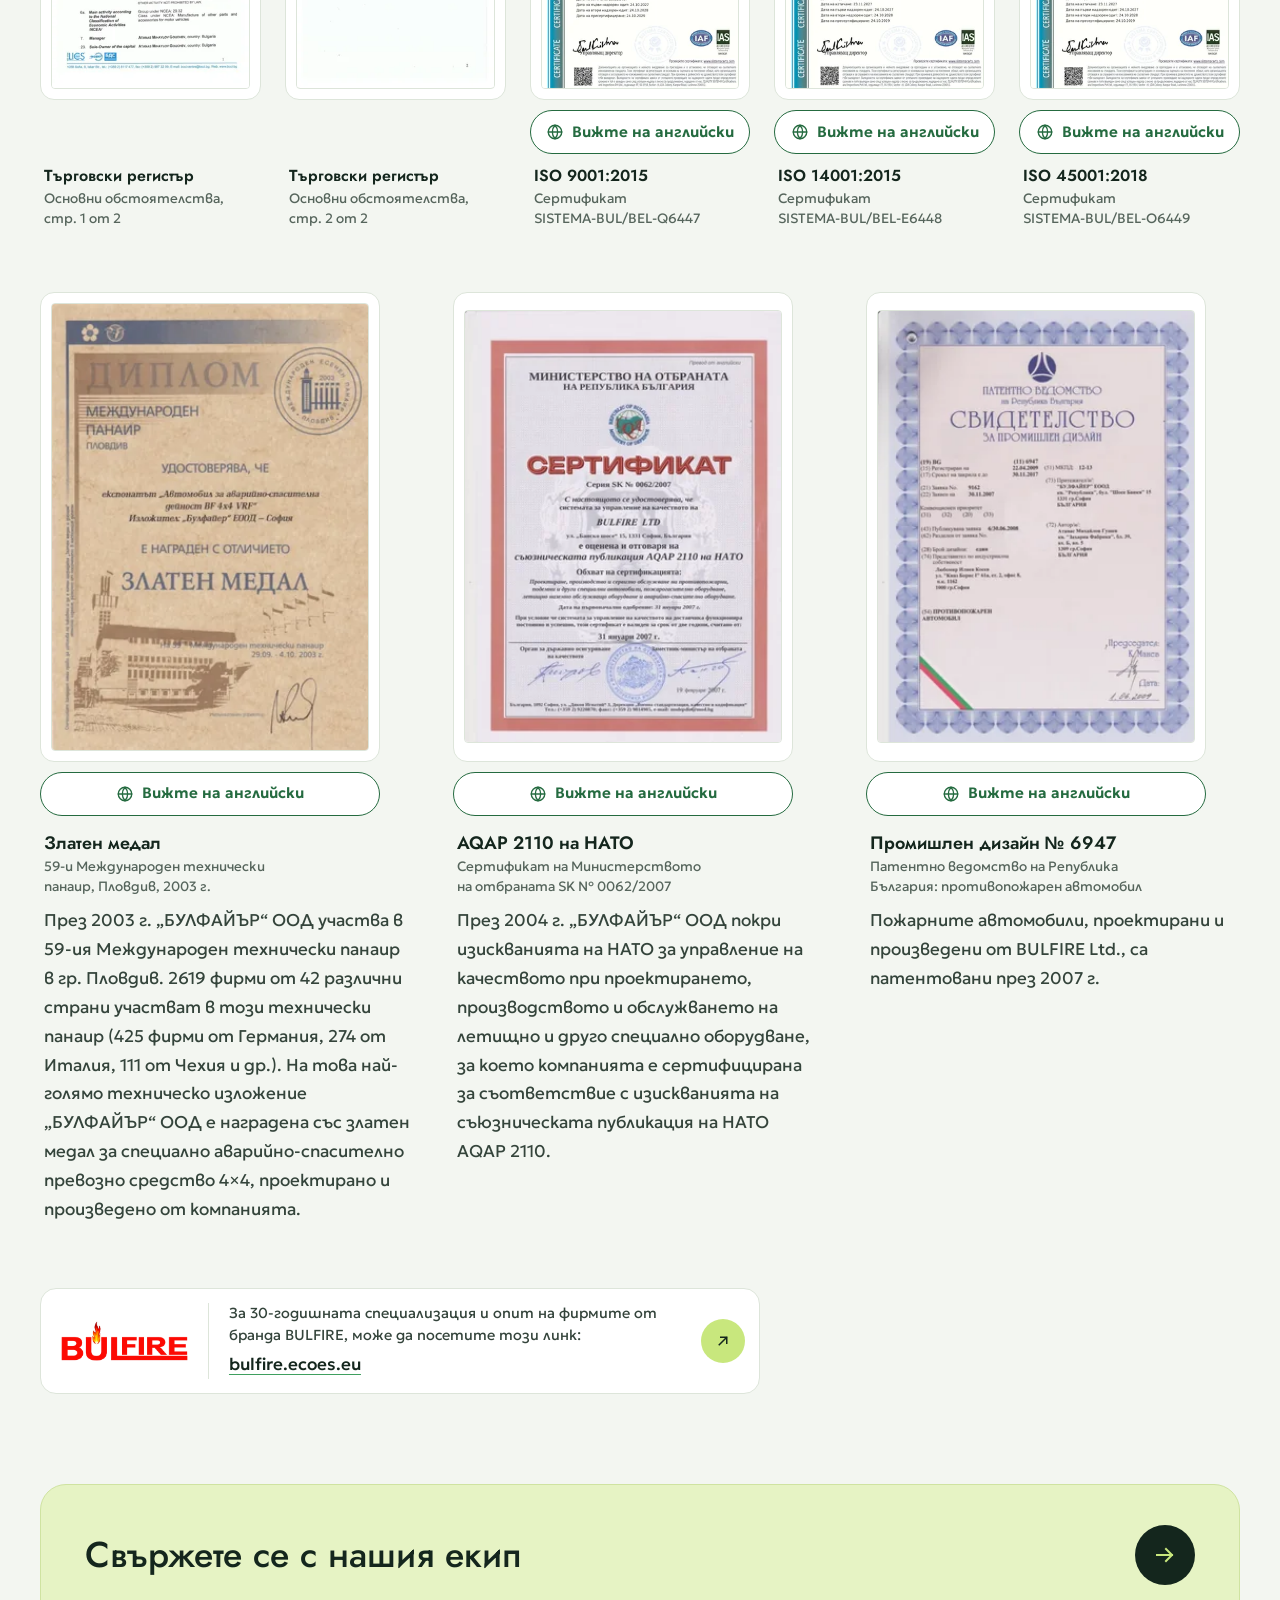
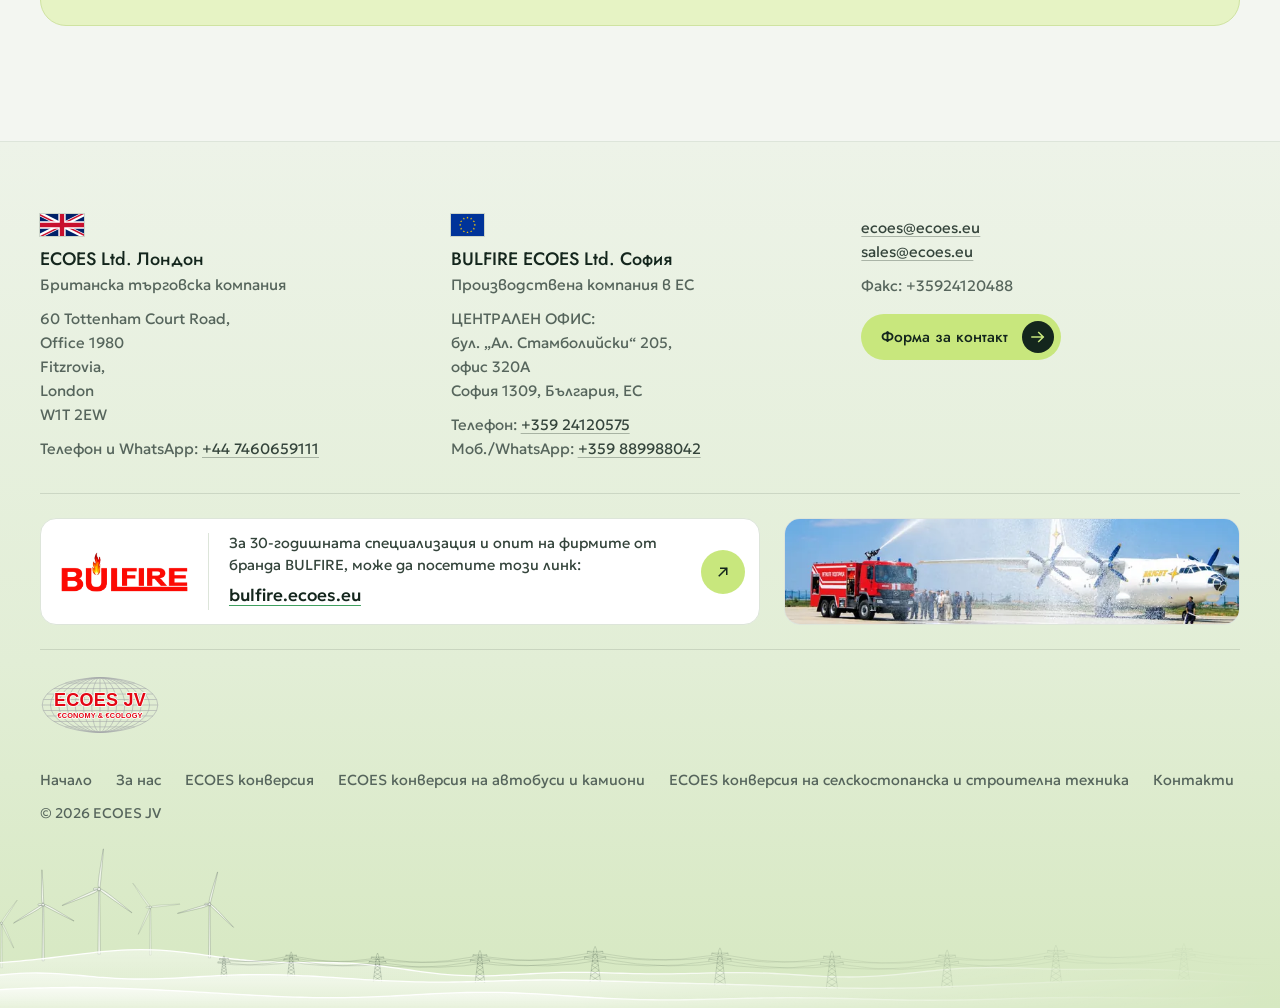
<file: bg/about-us/index.html>
<!doctype html>
<html lang="bg">
<head>
  <meta charset="utf-8">
  <meta name="viewport" content="width=device-width, initial-scale=1">
  <title>За нас - ECOES JV</title>
  <meta name="description" content="ECOES JV (съвместно предприятие ECO ENGINEERING SYSTEMS) е обединение на компаниите: ECOES Ltd. Великобритания и BULFIRE ECOES Ltd. ЕС.">
  <meta name="theme-color" content="#ffffff">
  <link rel="canonical" href="https://ecoes.eu/bg/about-us/">
  <link rel="alternate" hreflang="en" href="https://ecoes.eu/about-us/">
  <link rel="alternate" hreflang="bg" href="https://ecoes.eu/bg/about-us/">
  <link rel="alternate" hreflang="x-default" href="https://ecoes.eu/about-us/">
  <link rel="icon" href="../../assets/img/logo.svg" type="image/svg+xml">
  <link rel="preconnect" href="https://fonts.googleapis.com">
  <link rel="preconnect" href="https://fonts.gstatic.com" crossorigin>
  <link href="https://fonts.googleapis.com/css2?family=Geologica:slnt,wght@-12..0,300..700&family=Jost:wght@400..700&display=swap" rel="stylesheet">
  <link rel="stylesheet" href="../../assets/css/style.css">
</head>
<body>
  <a class="skip-link" href="#main">Към съдържанието</a>

  <header class="site-header">
    <div class="container header-inner">
      <button class="nav-toggle" type="button" aria-label="Меню" aria-expanded="false" aria-controls="main-nav"><span></span></button>
      <a class="brand" href="../" aria-label="ECOES JV - Начало" translate="no">
        <img src="../../assets/img/logo.svg" alt="ECOES JV - €CONOMY &amp; €COLOGY" width="220" height="106">
      </a>
      <nav class="main-nav" id="main-nav" aria-label="Основно меню">
        <ul>
          <li><a href="../"><span>Начало</span></a></li>
          <li><a href="../about-us/" aria-current="page"><span>За нас</span></a></li>
          <li class="has-sub">
            <a href="../electric-conversion/"><span><span translate="no">ECOES </span>конверсия</span></a>
            <button class="sub-toggle" type="button" aria-expanded="false" aria-controls="sub-conversion" aria-label="Подменю ECOES конверсия"><svg viewBox="0 0 12 12" aria-hidden="true" focusable="false"><path d="M2.5 4.5 6 8l3.5-3.5" fill="none" stroke="currentColor" stroke-width="1.6"/></svg></button>
            <div class="sub-panel" id="sub-conversion">
              <ul class="sub-nav">
                <li><a href="../electric-conversions-bus-truck/"><span><span translate="no">ECOES </span>конверсия на автобуси и камиони</span></a></li>
                <li><a href="../electric-agro-truck-construction/"><span><span translate="no">ECOES </span>конверсия на селскостопанска и строителна техника</span></a></li>
              </ul>
            </div>
          </li>
          <li><a href="../contact-us/"><span>Контакти</span></a></li>
        </ul>
      </nav>
      <address class="header-mail" translate="no">
        <svg class="header-mail-icon" viewBox="0 0 24 24" fill="none" stroke="currentColor" stroke-width="1.6" aria-hidden="true" focusable="false"><path d="M3 5.5h18v13H3z"/><path d="m3.5 6.5 8.5 6.5 8.5-6.5"/></svg>
        <span class="header-mail-list"><a href="mailto:ecoes@ecoes.eu">ecoes@ecoes.eu</a><a href="mailto:sales@ecoes.eu">sales@ecoes.eu</a></span>
      </address>
      <div class="lang-switch" role="group" aria-label="Език" translate="no">
        <a href="../../about-us/" hreflang="en" lang="en">EN<span class="visually-hidden"> - English</span></a>
        <a href="./" hreflang="bg" lang="bg" aria-current="page">BG<span class="visually-hidden"> - Български</span></a>
      </div>
    </div>
  </header>

  <main id="main">
    <div class="page-head">
      <div class="container">
        <h1>ЗА НАС</h1>
        <a class="btn" href="../contact-us/?topic=other#contact-form"><span>Свържете се с нашия екип</span><svg viewBox="0 0 24 24" fill="none" stroke="currentColor" stroke-width="2" stroke-linecap="square" aria-hidden="true" focusable="false"><path d="M4 12h15M13 6l6 6-6 6"/></svg></a>
      </div>
    </div>

    <div class="page-body">
      <div class="container">

        <section class="org" aria-labelledby="jv-title">
          <div class="org-jv">
            <img src="../../assets/img/logo.svg" alt="" width="220" height="106">
            <div>
              <h2 id="jv-title"><span translate="no">ECOES JV</span></h2>
              <p><span translate="no">ECOES JV </span>(съвместно предприятие<span translate="no"> ECO ENGINEERING SYSTEMS</span>) е обединение на компаниите:<span translate="no"> ECOES Ltd. </span>Великобритания и<span translate="no"> BULFIRE ECOES Ltd. </span>ЕС.</p>
            </div>
          </div>
          <ul class="org-members">
            <li class="org-member">
              <div class="org-card">
              <img class="flag" src="../../assets/img/flags/uk.svg" alt="" width="60" height="30">
              <div>
                <h3><span translate="no">ECOES Ltd. </span>Лондон</h3>
                <p>Британска търговска компания</p>
              </div>
              </div>
            </li>
            <li class="org-member">
              <div class="org-card">
              <img class="flag" src="../../assets/img/flags/eu.svg" alt="" width="45" height="30">
              <div>
                <h3><span translate="no">BULFIRE ECOES Ltd. </span>София</h3>
                <p>Производствена компания в ЕС</p>
              </div>
              </div>
            </li>
          </ul>
        </section>

        <section class="ceo" aria-label="Главен изпълнителен директор">
          <p class="ceo-lead">Главен изпълнителен директор и собственик на съвместното предприятие и на всички компании в него е д-р инж. Атанас Гушев</p>
          <div class="bio">
            <div class="bio-photo">
              <img src="../../assets/img/about/atanas-gouchev.jpg" alt="Д-р инж. Атанас Гушев" width="262" height="343">
            </div>
            <div class="bio-text">
              <p>Д-р инж. Атанас Гушев има 45 години опит в автомобилната индустрия, от които 15 години в държавната администрация и 30 години в частния сектор.</p>
              <p>Притежава две инженерни магистърски степени и докторска степен:</p>
              <ul>
                <li>магистър инженер по двигатели с вътрешно горене,</li>
                <li>магистър инженер по ремонт и експлоатация на автомобилна и тракторна техника,</li>
                <li>доктор по екологичните аспекти на автомобилните двигатели.</li>
              </ul>
              <p>През тези 45 години д-р инж. Атанас Гушев е участвал в създаването и управлението на сложни инженерни проекти, свързани с производството и трансформацията на специализирана мобилна техника.</p>
            </div>
          </div>
        </section>

        <section class="roles-block" aria-label="Компании">
          <ul class="roles">
            <li class="role">
              <img class="flag" src="../../assets/img/flags/uk.svg" alt="" width="60" height="30">
              <div>
                <p><span translate="no">ECOES Ltd. </span>(Великобритания) управлява износа от Великобритания и международните търговски операции.</p>
              </div>
            </li>
            <li class="role">
              <img class="flag" src="../../assets/img/flags/eu.svg" alt="" width="45" height="30">
              <div>
                <p><span translate="no">BULFIRE ECOES Ltd. </span>(България, ЕС) отговаря за производството и сервизните дейности, включително доставката на шасита без надстройка, оборудвани с CNG, LPG и електрически двигатели, както и монтажа и оборудването на специализирани надстройки. Компанията извършва и конверсия на нови и употребявани дизелови камиони, автобуси, строителна и селскостопанска техника за работа с CNG, LPG или електрическо задвижване.</p>
                <p><span translate="no">BULFIRE ECOES Ltd. </span>е обособено поделение на<span translate="no"> BULFIRE Ltd.</span>, създадено специално за извършване на<span translate="no"> ECOES </span>конверсии. Вече 30 години<span translate="no"> BULFIRE Ltd. </span>произвежда сложни транспортни средства по поръчка на институционални клиенти. По-долу е представена кратка информация за специализацията на компаниите, работещи под името<span translate="no"> BULFIRE</span>:</p>
              </div>
            </li>
          </ul>
        </section>

        <section class="partner" aria-labelledby="partner-title">
          <h2 id="partner-title">Стратегическо търговско партньорство:<span translate="no"> KINTEX SHC</span></h2>
          <a class="partner-link" href="https://kintex.bg/" target="_blank" rel="noopener">
            <picture>
              <source srcset="../../assets/img/about/kintex.webp" type="image/webp">
              <img src="../../assets/img/about/kintex.png" alt="KINTEX" width="301" height="66" loading="lazy">
            </picture>
            <span>https://kintex.bg/<span class="visually-hidden"> (отваря се в нов раздел)</span></span>
          </a>
          <p>Чрез партньорството ни с<span translate="no"> KINTEX SHC </span>— 100% държавната външнотърговска корпорация на България, основана през 1966 г. — търговските операции на<span translate="no"> ECOES </span>се ползват с институционална надеждност от най-високо ниво. Клиентите и международните купувачи могат да сключват договори за закупуване и доставка както директно чрез дружествата на<span translate="no"> ECOES JV</span>, така и чрез<span translate="no"> KINTEX SHC</span>, което гарантира безпроблемно спазване на междуправителствените изисквания, структурирано търговско финансиране и изпълнение на износа на световните пазари.</p>
        </section>

        <hr class="asterism">
        <section class="history" id="history" aria-labelledby="history-title">
          <h2 id="history-title">ИСТОРИЯ</h2>
          <p><span translate="no">„БУЛФАЙЪР“ ООД </span>е регистрирана през 1997&nbsp;г. с предмет на дейност проектиране, производство и сервиз на товарни автомобили със специално предназначение – пожарни, аварийно-спасителни, летищни, комунални, селскостопански, подемно-транспортни и други специални превозни средства.</p>
          <p>През 2002&nbsp;г.<span translate="no"> „БУЛФАЙЪР“ ООД </span>въведе системи за управление на качеството ISO 9001, ISO 14001 и ISO 18001 (OHSAS) за проектиране, производство и сервиз на специализирани товарни автомобили, за които компанията е сертифицирана от<span translate="no"> SGS London</span>.</p>
          <ul class="docs" data-close="Затвори" data-prev="Предишен" data-next="Следващ">
            <li class="doc">
              <a class="doc-link" href="../../assets/img/about/history/register-1.jpg" data-webp="../../assets/img/about/history/register-1.webp">
                <picture>
                  <source type="image/webp" srcset="../../assets/img/about/history/register-1-300.webp 300w, ../../assets/img/about/history/register-1.webp 600w" sizes="(max-width: 479px) 45vw, 260px">
                  <img src="../../assets/img/about/history/register-1-300.jpg" srcset="../../assets/img/about/history/register-1-300.jpg 300w, ../../assets/img/about/history/register-1.jpg 600w" sizes="(max-width: 479px) 45vw, 260px" alt="Извлечение от Търговския регистър за БУЛФАЙЪР, основни обстоятелства, превод на английски от Българската търговско-промишлена палата, страница 1" width="300" height="424" loading="lazy">
                </picture>
              </a>
              <p class="doc-title">Търговски регистър<span class="doc-detail">Основни обстоятелства, стр. 1 от 2</span></p>
            </li>
            <li class="doc">
              <a class="doc-link" href="../../assets/img/about/history/register-2.jpg" data-webp="../../assets/img/about/history/register-2.webp">
                <picture>
                  <source type="image/webp" srcset="../../assets/img/about/history/register-2-300.webp 300w, ../../assets/img/about/history/register-2.webp 600w" sizes="(max-width: 479px) 45vw, 260px">
                  <img src="../../assets/img/about/history/register-2-300.jpg" srcset="../../assets/img/about/history/register-2-300.jpg 300w, ../../assets/img/about/history/register-2.jpg 600w" sizes="(max-width: 479px) 45vw, 260px" alt="Извлечение от Търговския регистър за БУЛФАЙЪР, страница 2, със заверката и печата на преводача" width="300" height="422" loading="lazy">
                </picture>
              </a>
              <p class="doc-title">Търговски регистър<span class="doc-detail">Основни обстоятелства, стр. 2 от 2</span></p>
            </li>
            <li class="doc">
              <div class="doc-wrap">
                <a class="doc-link" href="../../assets/img/about/history/iso-9001-2015-bg.jpg" data-webp="../../assets/img/about/history/iso-9001-2015-bg.webp" data-alt-href="../../assets/img/about/history/iso-9001-2015.jpg" data-alt-webp="../../assets/img/about/history/iso-9001-2015.webp" data-alt-text="Същият сертификат в английския оригинал">
                  <span class="doc-frame"><picture class="doc-main"><source type="image/webp" srcset="../../assets/img/about/history/iso-9001-2015-bg-300.webp 300w, ../../assets/img/about/history/iso-9001-2015-bg-600.webp 600w" sizes="(max-width: 479px) 45vw, 260px"><img src="../../assets/img/about/history/iso-9001-2015-bg-300.jpg" srcset="../../assets/img/about/history/iso-9001-2015-bg-300.jpg 300w, ../../assets/img/about/history/iso-9001-2015-bg-600.jpg 600w" sizes="(max-width: 479px) 45vw, 260px" alt="Сертификат на SISTEMA SISTEMA-BUL/BEL-Q6447 в превод на български: системата за управление на BULFIRE ECOES Ltd. отговаря на изискванията на ISO 9001:2015 (управление на качеството)" width="300" height="424" loading="lazy" decoding="async"></picture><picture class="doc-alt" aria-hidden="true"><source type="image/webp" srcset="../../assets/img/about/history/iso-9001-2015-300.webp 300w, ../../assets/img/about/history/iso-9001-2015-600.webp 600w" sizes="(max-width: 479px) 45vw, 260px"><img src="../../assets/img/about/history/iso-9001-2015-300.jpg" srcset="../../assets/img/about/history/iso-9001-2015-300.jpg 300w, ../../assets/img/about/history/iso-9001-2015-600.jpg 600w" sizes="(max-width: 479px) 45vw, 260px" alt="" width="300" height="424" loading="lazy" decoding="async"></picture></span>
                </a>
                <button class="doc-lang" type="button" hidden><svg viewBox="0 0 24 24" fill="none" stroke="currentColor" stroke-width="1.8" stroke-linecap="round" aria-hidden="true" focusable="false"><circle cx="12" cy="12" r="9"/><path d="M3 12h18M12 3c2.4 2.6 3.6 5.6 3.6 9s-1.2 6.4-3.6 9c-2.4-2.6-3.6-5.6-3.6-9S9.6 5.6 12 3z"/></svg><span class="doc-lang-label" data-alt="Вижте на български">Вижте на английски</span></button>
              </div>
              <p class="doc-title">ISO 9001:2015<span class="doc-detail">Сертификат <span class="nobr" translate="no">SISTEMA-BUL/</span><wbr><span class="nobr" translate="no">BEL-Q6447</span></span></p>
            </li>
            <li class="doc">
              <div class="doc-wrap">
                <a class="doc-link" href="../../assets/img/about/history/iso-14001-2015-bg.jpg" data-webp="../../assets/img/about/history/iso-14001-2015-bg.webp" data-alt-href="../../assets/img/about/history/iso-14001-2015.jpg" data-alt-webp="../../assets/img/about/history/iso-14001-2015.webp" data-alt-text="Същият сертификат в английския оригинал">
                  <span class="doc-frame"><picture class="doc-main"><source type="image/webp" srcset="../../assets/img/about/history/iso-14001-2015-bg-300.webp 300w, ../../assets/img/about/history/iso-14001-2015-bg-600.webp 600w" sizes="(max-width: 479px) 45vw, 260px"><img src="../../assets/img/about/history/iso-14001-2015-bg-300.jpg" srcset="../../assets/img/about/history/iso-14001-2015-bg-300.jpg 300w, ../../assets/img/about/history/iso-14001-2015-bg-600.jpg 600w" sizes="(max-width: 479px) 45vw, 260px" alt="Сертификат на SISTEMA SISTEMA-BUL/BEL-E6448 в превод на български: системата за управление на BULFIRE ECOES Ltd. отговаря на изискванията на ISO 14001:2015 (управление на околната среда)" width="300" height="424" loading="lazy" decoding="async"></picture><picture class="doc-alt" aria-hidden="true"><source type="image/webp" srcset="../../assets/img/about/history/iso-14001-2015-300.webp 300w, ../../assets/img/about/history/iso-14001-2015-600.webp 600w" sizes="(max-width: 479px) 45vw, 260px"><img src="../../assets/img/about/history/iso-14001-2015-300.jpg" srcset="../../assets/img/about/history/iso-14001-2015-300.jpg 300w, ../../assets/img/about/history/iso-14001-2015-600.jpg 600w" sizes="(max-width: 479px) 45vw, 260px" alt="" width="300" height="424" loading="lazy" decoding="async"></picture></span>
                </a>
                <button class="doc-lang" type="button" hidden><svg viewBox="0 0 24 24" fill="none" stroke="currentColor" stroke-width="1.8" stroke-linecap="round" aria-hidden="true" focusable="false"><circle cx="12" cy="12" r="9"/><path d="M3 12h18M12 3c2.4 2.6 3.6 5.6 3.6 9s-1.2 6.4-3.6 9c-2.4-2.6-3.6-5.6-3.6-9S9.6 5.6 12 3z"/></svg><span class="doc-lang-label" data-alt="Вижте на български">Вижте на английски</span></button>
              </div>
              <p class="doc-title">ISO 14001:2015<span class="doc-detail">Сертификат <span class="nobr" translate="no">SISTEMA-BUL/</span><wbr><span class="nobr" translate="no">BEL-E6448</span></span></p>
            </li>
            <li class="doc">
              <div class="doc-wrap">
                <a class="doc-link" href="../../assets/img/about/history/iso-45001-2018-bg.jpg" data-webp="../../assets/img/about/history/iso-45001-2018-bg.webp" data-alt-href="../../assets/img/about/history/iso-45001-2018.jpg" data-alt-webp="../../assets/img/about/history/iso-45001-2018.webp" data-alt-text="Същият сертификат в английския оригинал">
                  <span class="doc-frame"><picture class="doc-main"><source type="image/webp" srcset="../../assets/img/about/history/iso-45001-2018-bg-300.webp 300w, ../../assets/img/about/history/iso-45001-2018-bg-600.webp 600w" sizes="(max-width: 479px) 45vw, 260px"><img src="../../assets/img/about/history/iso-45001-2018-bg-300.jpg" srcset="../../assets/img/about/history/iso-45001-2018-bg-300.jpg 300w, ../../assets/img/about/history/iso-45001-2018-bg-600.jpg 600w" sizes="(max-width: 479px) 45vw, 260px" alt="Сертификат на SISTEMA SISTEMA-BUL/BEL-O6449 в превод на български: системата за управление на BULFIRE ECOES Ltd. отговаря на изискванията на ISO 45001:2018 (управление на здравето и безопасността при работа)" width="300" height="424" loading="lazy" decoding="async"></picture><picture class="doc-alt" aria-hidden="true"><source type="image/webp" srcset="../../assets/img/about/history/iso-45001-2018-300.webp 300w, ../../assets/img/about/history/iso-45001-2018-600.webp 600w" sizes="(max-width: 479px) 45vw, 260px"><img src="../../assets/img/about/history/iso-45001-2018-300.jpg" srcset="../../assets/img/about/history/iso-45001-2018-300.jpg 300w, ../../assets/img/about/history/iso-45001-2018-600.jpg 600w" sizes="(max-width: 479px) 45vw, 260px" alt="" width="300" height="424" loading="lazy" decoding="async"></picture></span>
                </a>
                <button class="doc-lang" type="button" hidden><svg viewBox="0 0 24 24" fill="none" stroke="currentColor" stroke-width="1.8" stroke-linecap="round" aria-hidden="true" focusable="false"><circle cx="12" cy="12" r="9"/><path d="M3 12h18M12 3c2.4 2.6 3.6 5.6 3.6 9s-1.2 6.4-3.6 9c-2.4-2.6-3.6-5.6-3.6-9S9.6 5.6 12 3z"/></svg><span class="doc-lang-label" data-alt="Вижте на български">Вижте на английски</span></button>
              </div>
              <p class="doc-title">ISO 45001:2018<span class="doc-detail">Сертификат <span class="nobr" translate="no">SISTEMA-BUL/</span><wbr><span class="nobr" translate="no">BEL-O6449</span></span></p>
            </li>
          </ul>
          <ul class="awards">
            <li class="award">
              <div class="doc-wrap">
                <a class="doc-link" href="../../assets/img/about/history/plovdiv-2003.jpg" data-webp="../../assets/img/about/history/plovdiv-2003.webp" data-alt-href="../../assets/img/about/history/plovdiv-2003-en.jpg" data-alt-webp="../../assets/img/about/history/plovdiv-2003-en.webp" data-alt-text="Същият диплом в превод на английски">
                  <span class="doc-frame"><picture class="doc-main"><source type="image/webp" srcset="../../assets/img/about/history/plovdiv-2003-300.webp 300w, ../../assets/img/about/history/plovdiv-2003.webp 583w" sizes="(max-width: 359px) 85vw, 300px"><img src="../../assets/img/about/history/plovdiv-2003-300.jpg" srcset="../../assets/img/about/history/plovdiv-2003-300.jpg 300w, ../../assets/img/about/history/plovdiv-2003.jpg 583w" sizes="(max-width: 359px) 85vw, 300px" alt="Диплом на Международен панаир Пловдив, 2003: експонатът „Автомобил за аварийно-спасителна дейност BF 4x4 VRF“ на „Булфайер“ ЕООД – София е награден със Златен медал" width="300" height="423" loading="lazy" decoding="async"></picture><picture class="doc-alt" aria-hidden="true"><source type="image/webp" srcset="../../assets/img/about/history/plovdiv-2003-en-300.webp 300w, ../../assets/img/about/history/plovdiv-2003-en.webp 583w" sizes="(max-width: 359px) 85vw, 300px"><img src="../../assets/img/about/history/plovdiv-2003-en-300.jpg" srcset="../../assets/img/about/history/plovdiv-2003-en-300.jpg 300w, ../../assets/img/about/history/plovdiv-2003-en.jpg 583w" sizes="(max-width: 359px) 85vw, 300px" alt="" width="300" height="423" loading="lazy" decoding="async"></picture></span>
                </a>
                <button class="doc-lang" type="button" hidden><svg viewBox="0 0 24 24" fill="none" stroke="currentColor" stroke-width="1.8" stroke-linecap="round" aria-hidden="true" focusable="false"><circle cx="12" cy="12" r="9"/><path d="M3 12h18M12 3c2.4 2.6 3.6 5.6 3.6 9s-1.2 6.4-3.6 9c-2.4-2.6-3.6-5.6-3.6-9S9.6 5.6 12 3z"/></svg><span class="doc-lang-label" data-alt="Вижте на български">Вижте на английски</span></button>
              </div>
              <h3 class="doc-title">Златен медал<span class="doc-detail">59-и Международен технически панаир, Пловдив, 2003&nbsp;г.</span></h3>
              <p>През 2003&nbsp;г.<span translate="no"> „БУЛФАЙЪР“ ООД </span>участва в 59-ия Международен технически панаир в гр.&nbsp;Пловдив. 2619 фирми от 42 различни страни участват в този технически панаир (425 фирми от Германия, 274 от Италия, 111 от Чехия и др.). На това най-голямо техническо изложение<span translate="no"> „БУЛФАЙЪР“ ООД </span>е наградена със златен медал за специално аварийно-спасително превозно средство 4×4, проектирано и произведено от компанията.</p>
            </li>
            <li class="award">
              <div class="doc-wrap">
                <a class="doc-link" href="../../assets/img/about/history/aqap-2110-bg.jpg" data-webp="../../assets/img/about/history/aqap-2110-bg.webp" data-alt-href="../../assets/img/about/history/aqap-2110.jpg" data-alt-webp="../../assets/img/about/history/aqap-2110.webp" data-alt-text="Същият сертификат в английския оригинал">
                  <span class="doc-frame"><picture class="doc-main"><source type="image/webp" srcset="../../assets/img/about/history/aqap-2110-bg-300.webp 300w, ../../assets/img/about/history/aqap-2110-bg.webp 599w" sizes="(max-width: 359px) 85vw, 300px"><img src="../../assets/img/about/history/aqap-2110-bg-300.jpg" srcset="../../assets/img/about/history/aqap-2110-bg-300.jpg 300w, ../../assets/img/about/history/aqap-2110-bg.jpg 599w" sizes="(max-width: 359px) 85vw, 300px" alt="Сертификат SK № 0062/2007 на Министерството на отбраната на Република България в превод на български: системата за управление на качеството на BULFIRE LTD отговаря на съюзническата публикация на НАТО AQAP 2110" width="300" height="409" loading="lazy" decoding="async"></picture><picture class="doc-alt" aria-hidden="true"><source type="image/webp" srcset="../../assets/img/about/history/aqap-2110-300.webp 300w, ../../assets/img/about/history/aqap-2110.webp 599w" sizes="(max-width: 359px) 85vw, 300px"><img src="../../assets/img/about/history/aqap-2110-300.jpg" srcset="../../assets/img/about/history/aqap-2110-300.jpg 300w, ../../assets/img/about/history/aqap-2110.jpg 599w" sizes="(max-width: 359px) 85vw, 300px" alt="" width="300" height="409" loading="lazy" decoding="async"></picture></span>
                </a>
                <button class="doc-lang" type="button" hidden><svg viewBox="0 0 24 24" fill="none" stroke="currentColor" stroke-width="1.8" stroke-linecap="round" aria-hidden="true" focusable="false"><circle cx="12" cy="12" r="9"/><path d="M3 12h18M12 3c2.4 2.6 3.6 5.6 3.6 9s-1.2 6.4-3.6 9c-2.4-2.6-3.6-5.6-3.6-9S9.6 5.6 12 3z"/></svg><span class="doc-lang-label" data-alt="Вижте на български">Вижте на английски</span></button>
              </div>
              <h3 class="doc-title">AQAP 2110 на НАТО<span class="doc-detail">Сертификат на Министерството на отбраната SK № 0062/2007</span></h3>
              <p>През 2004&nbsp;г.<span translate="no"> „БУЛФАЙЪР“ ООД </span>покри изискванията на НАТО за управление на качеството при проектирането, производството и обслужването на летищно и друго специално оборудване, за което компанията е сертифицирана за съответствие с изискванията на съюзническата публикация на НАТО AQAP&nbsp;2110.</p>
            </li>
            <li class="award">
              <div class="doc-wrap">
                <a class="doc-link" href="../../assets/img/about/history/design-6947.jpg" data-webp="../../assets/img/about/history/design-6947.webp" data-alt-href="../../assets/img/about/history/design-6947-en.jpg" data-alt-webp="../../assets/img/about/history/design-6947-en.webp" data-alt-text="Същото свидетелство в превод на английски">
                  <span class="doc-frame"><picture class="doc-main"><source type="image/webp" srcset="../../assets/img/about/history/design-6947-300.webp 300w, ../../assets/img/about/history/design-6947.webp 599w" sizes="(max-width: 359px) 85vw, 300px"><img src="../../assets/img/about/history/design-6947-300.jpg" srcset="../../assets/img/about/history/design-6947-300.jpg 300w, ../../assets/img/about/history/design-6947.jpg 599w" sizes="(max-width: 359px) 85vw, 300px" alt="Свидетелство № 6947 на Патентното ведомство на Република България за промишлен дизайн „Противопожарен автомобил“, притежател „БУЛФАЙЕР“ ЕООД, автор Атанас Михайлов Гушев, регистриран на 22.04.2009&nbsp;г." width="300" height="409" loading="lazy" decoding="async"></picture><picture class="doc-alt" aria-hidden="true"><source type="image/webp" srcset="../../assets/img/about/history/design-6947-en-300.webp 300w, ../../assets/img/about/history/design-6947-en.webp 599w" sizes="(max-width: 359px) 85vw, 300px"><img src="../../assets/img/about/history/design-6947-en-300.jpg" srcset="../../assets/img/about/history/design-6947-en-300.jpg 300w, ../../assets/img/about/history/design-6947-en.jpg 599w" sizes="(max-width: 359px) 85vw, 300px" alt="" width="300" height="409" loading="lazy" decoding="async"></picture></span>
                </a>
                <button class="doc-lang" type="button" hidden><svg viewBox="0 0 24 24" fill="none" stroke="currentColor" stroke-width="1.8" stroke-linecap="round" aria-hidden="true" focusable="false"><circle cx="12" cy="12" r="9"/><path d="M3 12h18M12 3c2.4 2.6 3.6 5.6 3.6 9s-1.2 6.4-3.6 9c-2.4-2.6-3.6-5.6-3.6-9S9.6 5.6 12 3z"/></svg><span class="doc-lang-label" data-alt="Вижте на български">Вижте на английски</span></button>
              </div>
              <h3 class="doc-title">Промишлен дизайн № 6947<span class="doc-detail">Патентно ведомство на Република България: противопожарен автомобил</span></h3>
              <p>Пожарните автомобили, проектирани и произведени от<span translate="no"> BULFIRE Ltd.</span>, са патентовани през 2007&nbsp;г.</p>
            </li>
          </ul>
        </section>
        <a class="bulfire-link bulfire-link--page plate" href="https://bulfire.ecoes.eu/" target="_blank" rel="noopener">
          <picture class="bulfire-logo">
            <source srcset="../../assets/img/bulfire/bulfire-logo.webp" type="image/webp">
            <img src="../../assets/img/bulfire/bulfire-logo.png" alt="BULFIRE" width="419" height="132" loading="lazy">
          </picture>
          <span class="bulfire-body">
            <span class="bulfire-text">За 30-годишната специализация и опит на фирмите от бранда<span translate="no"> BULFIRE</span>, може да посетите този линк:</span>
            <span class="bulfire-url" translate="no">bulfire.ecoes.eu</span>
          </span>
          <span class="bulfire-go" aria-hidden="true"><svg viewBox="0 0 24 24" fill="none" stroke="currentColor" stroke-width="2" stroke-linecap="square" aria-hidden="true" focusable="false"><path d="M7 17L17 7M9 7h8v8"/></svg></span>
          <span class="visually-hidden"> (отваря се в нов раздел)</span>
        </a>
        <a class="cta plate" href="../contact-us/?topic=other#contact-form">
          <span class="cta-text">Свържете се с нашия екип</span>
          <span class="cta-go" aria-hidden="true"><svg viewBox="0 0 24 24" fill="none" stroke="currentColor" stroke-width="2" stroke-linecap="square" aria-hidden="true" focusable="false"><path d="M4 12h15M13 6l6 6-6 6"/></svg></span>
        </a>

      </div>
    </div>
  </main>

  <footer class="site-footer">
    <div class="container">
      <div class="footer-offices">
        <div class="footer-office">
          <img class="flag" src="../../assets/img/flags/uk.svg" alt="" width="60" height="30">
          <h2><span translate="no">ECOES Ltd. </span>Лондон</h2>
          <p>Британска търговска компания</p>
          <p translate="no">60 Tottenham Court Road,<br>Office 1980<br>Fitzrovia,<br>London<br>W1T 2EW</p>
          <p>Телефон и WhatsApp: <a href="tel:+447460659111" translate="no">+44 7460659111</a></p>
        </div>
        <div class="footer-office">
          <img class="flag" src="../../assets/img/flags/eu.svg" alt="" width="45" height="30">
          <h2><span translate="no">BULFIRE ECOES Ltd. </span>София</h2>
          <p>Производствена компания в ЕС</p>
          <p>ЦЕНТРАЛЕН ОФИС:<br><span translate="no">бул. „Ал. Стамболийски“ 205,<br>офис 320А<br>София 1309, България, ЕС</span></p>
          <p>Телефон: <a href="tel:+35924120575" translate="no">+359 24120575</a><br>Моб./WhatsApp: <a href="tel:+359889988042" translate="no">+359 889988042</a></p>
        </div>
        <div class="footer-office">
          <p><a href="mailto:ecoes@ecoes.eu" translate="no">ecoes@ecoes.eu</a><br><a href="mailto:sales@ecoes.eu" translate="no">sales@ecoes.eu</a></p>
          <p>Факс: <span translate="no">+35924120488</span></p>
          <a class="btn" href="../contact-us/#contact-form"><span>Форма за контакт</span><svg viewBox="0 0 24 24" fill="none" stroke="currentColor" stroke-width="2" stroke-linecap="square" aria-hidden="true" focusable="false"><path d="M4 12h15M13 6l6 6-6 6"/></svg></a>
        </div>
      </div>
      <div class="footer-bulfire">
        <a class="bulfire-link plate" href="https://bulfire.ecoes.eu/" target="_blank" rel="noopener">
          <picture class="bulfire-logo">
            <source srcset="../../assets/img/bulfire/bulfire-logo.webp" type="image/webp">
            <img src="../../assets/img/bulfire/bulfire-logo.png" alt="BULFIRE" width="419" height="132" loading="lazy">
          </picture>
          <span class="bulfire-body">
            <span class="bulfire-text">За 30-годишната специализация и опит на фирмите от бранда<span translate="no"> BULFIRE</span>, може да посетите този линк:</span>
            <span class="bulfire-url" translate="no">bulfire.ecoes.eu</span>
          </span>
          <span class="bulfire-go" aria-hidden="true"><svg viewBox="0 0 24 24" fill="none" stroke="currentColor" stroke-width="2" stroke-linecap="square" aria-hidden="true" focusable="false"><path d="M7 17L17 7M9 7h8v8"/></svg></span>
          <span class="visually-hidden"> (отваря се в нов раздел)</span>
        </a>
        <picture class="bulfire-photo">
          <source type="image/webp" srcset="../../assets/img/bulfire/airport-640.webp 640w, ../../assets/img/bulfire/airport-1200.webp 1200w" sizes="(min-width: 1140px) 580px, (min-width: 800px) 720px, 100vw">
          <img src="../../assets/img/bulfire/airport-640.jpg" srcset="../../assets/img/bulfire/airport-640.jpg 640w, ../../assets/img/bulfire/airport-1200.jpg 1200w" sizes="(min-width: 1140px) 580px, (min-width: 800px) 720px, 100vw" alt="Летищен пожарен автомобил на BULFIRE пръска вода над самолет" width="1200" height="422" loading="lazy">
        </picture>
      </div>
      <div class="footer-inner">
        <a class="footer-brand" href="../" aria-label="ECOES JV - Начало" translate="no">
          <img src="../../assets/img/logo.svg" alt="ECOES JV" width="220" height="106" loading="lazy">
        </a>
        <nav class="footer-nav" aria-label="Долно меню">
          <ul>
            <li><a href="../"><span>Начало</span></a></li>
            <li><a href="../about-us/"><span>За нас</span></a></li>
            <li><a href="../electric-conversion/"><span><span translate="no">ECOES </span>конверсия</span></a></li>
            <li><a href="../electric-conversions-bus-truck/"><span><span translate="no">ECOES </span>конверсия на автобуси и камиони</span></a></li>
            <li><a href="../electric-agro-truck-construction/"><span><span translate="no">ECOES </span>конверсия на селскостопанска и строителна техника</span></a></li>
            <li><a href="../contact-us/"><span>Контакти</span></a></li>
          </ul>
        </nav>
      </div>
      <p class="footer-copy">© 2026 <span translate="no">ECOES JV</span></p>
    </div>
  </footer>

  <script src="../../assets/js/main.js" defer></script>
  <script src="../../assets/js/gallery.js" defer></script>
</body>
</html>
</file>
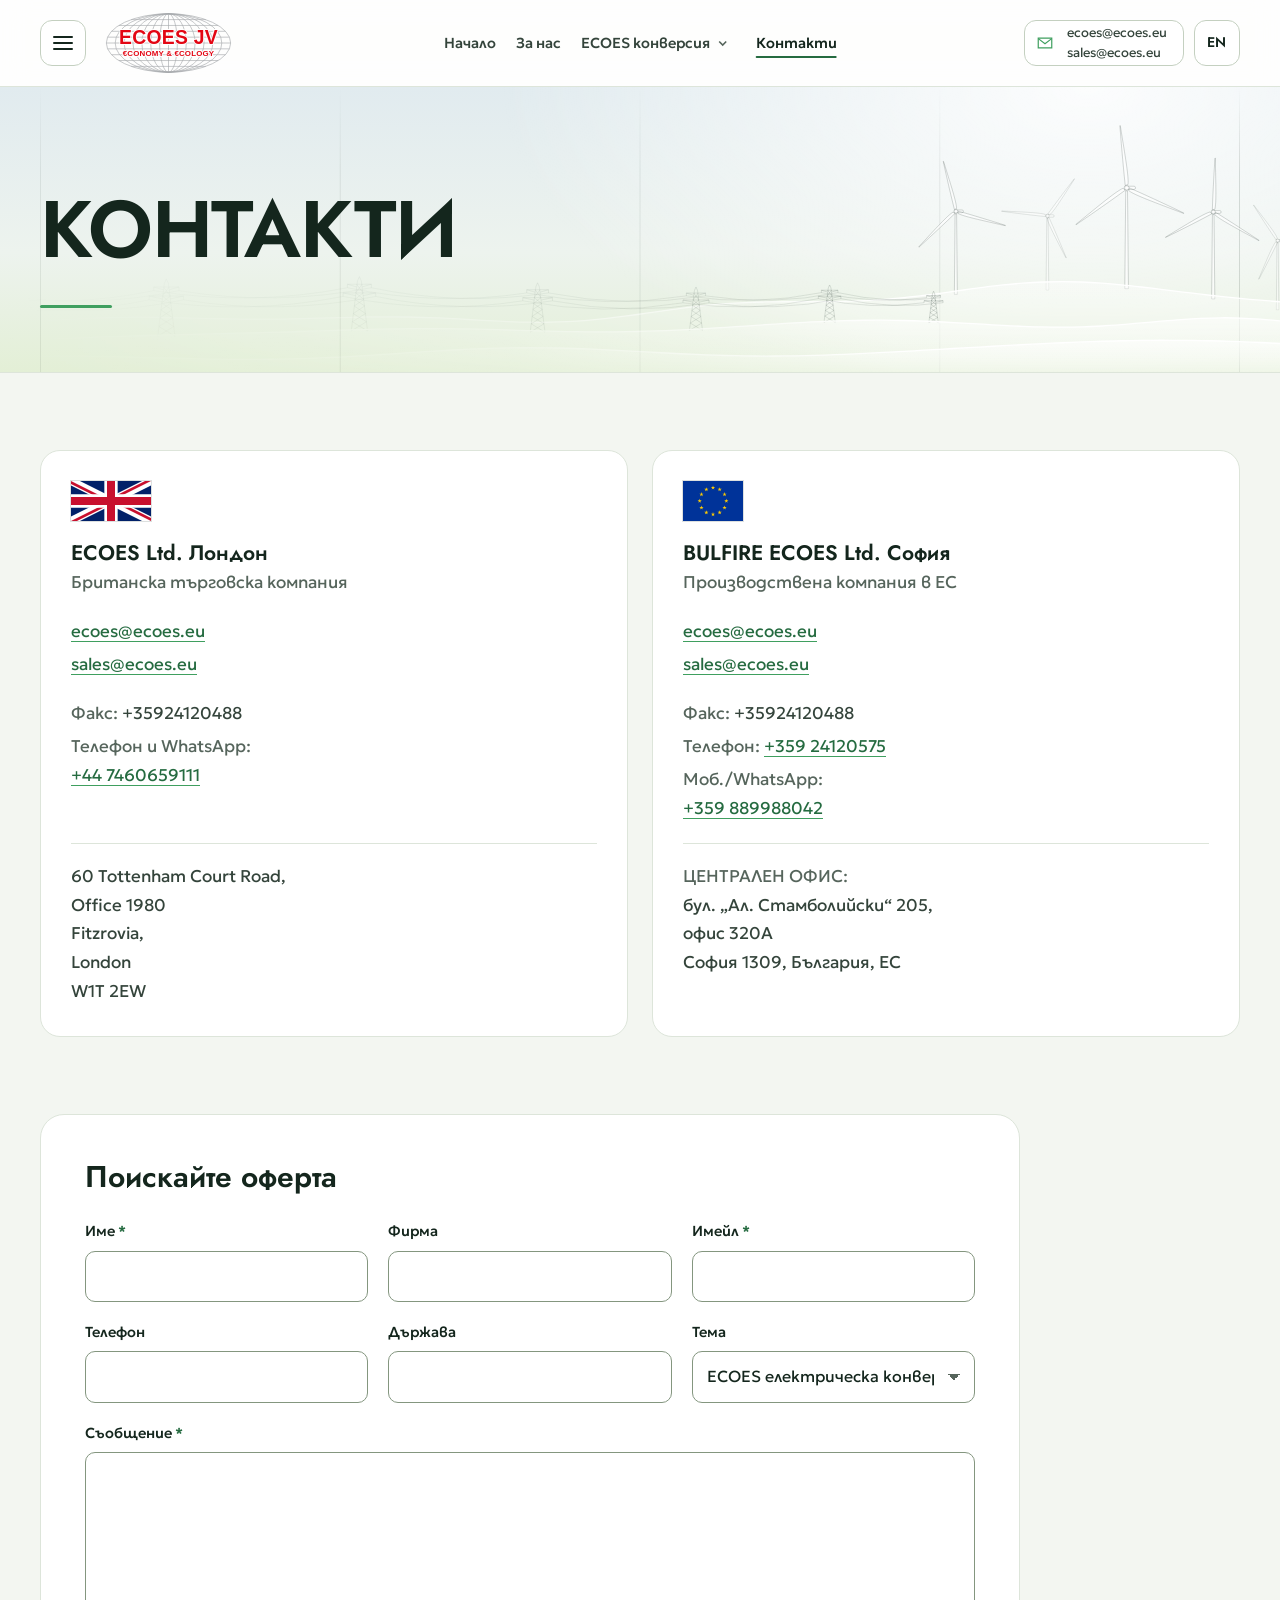
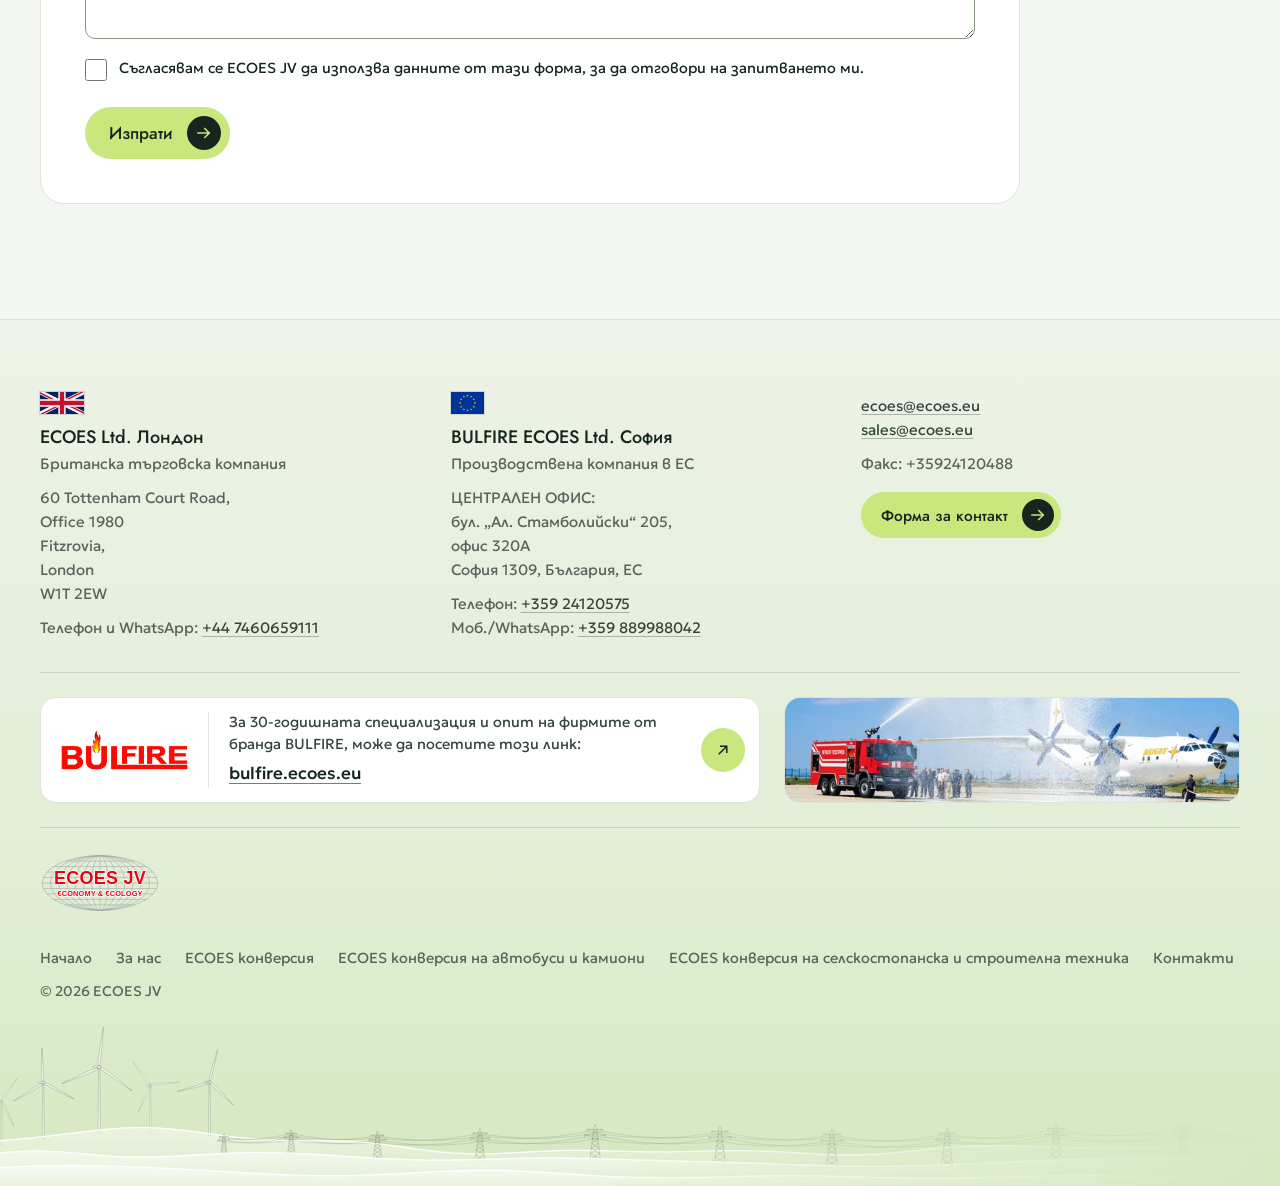
<file: bg/contact-us/index.html>
<!doctype html>
<html lang="bg">
<head>
  <meta charset="utf-8">
  <meta name="viewport" content="width=device-width, initial-scale=1">
  <title>Контакти - ECOES JV</title>
  <meta name="description" content="ECOES Ltd. Лондон и BULFIRE ECOES Ltd. София: имейл, телефон и адреси.">
  <meta name="theme-color" content="#ffffff">
  <link rel="canonical" href="https://ecoes.eu/bg/contact-us/">
  <link rel="alternate" hreflang="en" href="https://ecoes.eu/contact-us/">
  <link rel="alternate" hreflang="bg" href="https://ecoes.eu/bg/contact-us/">
  <link rel="alternate" hreflang="x-default" href="https://ecoes.eu/contact-us/">
  <link rel="icon" href="../../assets/img/logo.svg" type="image/svg+xml">
  <link rel="preconnect" href="https://fonts.googleapis.com">
  <link rel="preconnect" href="https://fonts.gstatic.com" crossorigin>
  <link href="https://fonts.googleapis.com/css2?family=Geologica:slnt,wght@-12..0,300..700&family=Jost:wght@400..700&display=swap" rel="stylesheet">
  <link rel="stylesheet" href="../../assets/css/style.css">
</head>
<body>
  <a class="skip-link" href="#main">Към съдържанието</a>

  <header class="site-header">
    <div class="container header-inner">
      <button class="nav-toggle" type="button" aria-label="Меню" aria-expanded="false" aria-controls="main-nav"><span></span></button>
      <a class="brand" href="../" aria-label="ECOES JV - Начало" translate="no">
        <img src="../../assets/img/logo.svg" alt="ECOES JV - €CONOMY &amp; €COLOGY" width="220" height="106">
      </a>
      <nav class="main-nav" id="main-nav" aria-label="Основно меню">
        <ul>
          <li><a href="../"><span>Начало</span></a></li>
          <li><a href="../about-us/"><span>За нас</span></a></li>
          <li class="has-sub">
            <a href="../electric-conversion/"><span><span translate="no">ECOES </span>конверсия</span></a>
            <button class="sub-toggle" type="button" aria-expanded="false" aria-controls="sub-conversion" aria-label="Подменю ECOES конверсия"><svg viewBox="0 0 12 12" aria-hidden="true" focusable="false"><path d="M2.5 4.5 6 8l3.5-3.5" fill="none" stroke="currentColor" stroke-width="1.6"/></svg></button>
            <div class="sub-panel" id="sub-conversion">
              <ul class="sub-nav">
                <li><a href="../electric-conversions-bus-truck/"><span><span translate="no">ECOES </span>конверсия на автобуси и камиони</span></a></li>
                <li><a href="../electric-agro-truck-construction/"><span><span translate="no">ECOES </span>конверсия на селскостопанска и строителна техника</span></a></li>
              </ul>
            </div>
          </li>
          <li><a href="../contact-us/" aria-current="page"><span>Контакти</span></a></li>
        </ul>
      </nav>
      <address class="header-mail" translate="no">
        <svg class="header-mail-icon" viewBox="0 0 24 24" fill="none" stroke="currentColor" stroke-width="1.6" aria-hidden="true" focusable="false"><path d="M3 5.5h18v13H3z"/><path d="m3.5 6.5 8.5 6.5 8.5-6.5"/></svg>
        <span class="header-mail-list"><a href="mailto:ecoes@ecoes.eu">ecoes@ecoes.eu</a><a href="mailto:sales@ecoes.eu">sales@ecoes.eu</a></span>
      </address>
      <div class="lang-switch" role="group" aria-label="Език" translate="no">
        <a href="../../contact-us/" hreflang="en" lang="en">EN<span class="visually-hidden"> - English</span></a>
        <a href="./" hreflang="bg" lang="bg" aria-current="page">BG<span class="visually-hidden"> - Български</span></a>
      </div>
    </div>
  </header>

  <main id="main">
    <div class="page-head">
      <div class="container">
        <h1>КОНТАКТИ</h1>
      </div>
    </div>

    <div class="page-body">
      <div class="container">
        <div class="offices">

          <address class="office">
            <img class="flag" src="../../assets/img/flags/uk.svg" alt="" width="60" height="30">
            <div class="office-name">
              <h2><span translate="no">ECOES Ltd. </span>Лондон</h2>
              <p class="office-kind">Британска търговска компания</p>
            </div>
            <ul class="office-lines">
              <li><a class="text-link" translate="no" href="mailto:ecoes@ecoes.eu">ecoes@ecoes.eu</a></li>
              <li><a class="text-link" translate="no" href="mailto:sales@ecoes.eu">sales@ecoes.eu</a></li>
            </ul>
            <ul class="office-lines">
              <li><span class="line-label">Факс:</span> <span translate="no">+35924120488</span></li>
              <li><span class="line-label">Телефон и WhatsApp:</span><br><a class="text-link" translate="no" href="tel:+447460659111">+44 7460659111</a></li>
            </ul>
            <p class="office-address" translate="no">60 Tottenham Court Road,<br>Office 1980<br>Fitzrovia,<br>London<br>W1T 2EW</p>
          </address>

          <address class="office">
            <img class="flag" src="../../assets/img/flags/eu.svg" alt="" width="45" height="30">
            <div class="office-name">
              <h2><span translate="no">BULFIRE ECOES Ltd. </span>София</h2>
              <p class="office-kind">Производствена компания в ЕС</p>
            </div>
            <ul class="office-lines">
              <li><a class="text-link" translate="no" href="mailto:ecoes@ecoes.eu">ecoes@ecoes.eu</a></li>
              <li><a class="text-link" translate="no" href="mailto:sales@ecoes.eu">sales@ecoes.eu</a></li>
            </ul>
            <ul class="office-lines">
              <li><span class="line-label">Факс:</span> <span translate="no">+35924120488</span></li>
              <li><span class="line-label">Телефон:</span> <a class="text-link" translate="no" href="tel:+35924120575">+359 24120575</a></li>
              <li><span class="line-label">Моб./WhatsApp:</span><br><a class="text-link" translate="no" href="tel:+359889988042">+359 889988042</a></li>
            </ul>
            <p class="office-address"><span class="line-label">ЦЕНТРАЛЕН ОФИС:</span><br><span translate="no">бул. „Ал. Стамболийски“ 205,<br>офис 320А<br>София 1309, България, ЕС</span></p>
          </address>

        </div>

        <section class="contact-form-section" id="contact-form" aria-labelledby="form-title">
          <div class="form-plate plate">
            <h2 id="form-title">Поискайте оферта</h2>
            <form class="contact-form" action="https://formsubmit.co/sales@ecoes.eu" method="POST" novalidate data-lang="bg">
              <input type="hidden" name="_cc" value="bulfire@ecoes.eu">
              <input type="hidden" name="_subject" value="ECOES website inquiry">
              <input type="hidden" name="_template" value="table">
              <div class="hp" aria-hidden="true"><label for="f-hp">Оставете това поле празно</label><input id="f-hp" type="text" name="_honey" tabindex="-1" autocomplete="off"></div>
              <div class="form-grid">
                <div class="field">
                  <label for="f-name">Име <span class="req" aria-hidden="true">*</span></label>
                  <input id="f-name" name="name" type="text" autocomplete="name" required aria-describedby="e-name">
                  <p class="field-error" id="e-name" hidden>Моля, въведете името си.</p>
                </div>
                <div class="field">
                  <label for="f-company">Фирма</label>
                  <input id="f-company" name="company" type="text" autocomplete="organization">
                </div>
                <div class="field">
                  <label for="f-email">Имейл <span class="req" aria-hidden="true">*</span></label>
                  <input id="f-email" name="email" type="email" autocomplete="email" required aria-describedby="e-email">
                  <p class="field-error" id="e-email" hidden>Моля, въведете валиден имейл адрес.</p>
                </div>
                <div class="field">
                  <label for="f-phone">Телефон</label>
                  <input id="f-phone" name="phone" type="tel" autocomplete="tel">
                </div>
                <div class="field">
                  <label for="f-country">Държава</label>
                  <input id="f-country" name="country" type="text" autocomplete="country-name">
                </div>
                <div class="field">
                  <label for="f-topic">Тема</label>
                  <select id="f-topic" name="subject">
                    <option value="ECOES електрическа конверсия" data-topic="conversion">ECOES електрическа конверсия</option>
                    <option value="ECOES конверсия на автобуси и камиони" data-topic="bus-trucks">ECOES конверсия на автобуси и камиони</option>
                    <option value="ECOES конверсия на селскостопанска и строителна техника" data-topic="agro">ECOES конверсия на селскостопанска и строителна техника</option>
                    <option value="Друго" data-topic="other">Друго</option>
                  </select>
                </div>
                <div class="field field--wide">
                  <label for="f-message">Съобщение <span class="req" aria-hidden="true">*</span></label>
                  <textarea id="f-message" name="message" rows="6" required aria-describedby="e-message"></textarea>
                  <p class="field-error" id="e-message" hidden>Моля, напишете съобщението си.</p>
                </div>
                <div class="field field--wide field--check">
                  <input id="f-consent" name="consent" type="checkbox" value="yes" required aria-describedby="e-consent">
                  <label for="f-consent">Съгласявам се<span translate="no"> ECOES JV </span>да използва данните от тази форма, за да отговори на запитването ми.</label>
                  <p class="field-error" id="e-consent" hidden>Моля, потвърдете, за да можем да ви отговорим.</p>
                </div>
              </div>
              <div class="form-actions">
                <button class="btn" type="submit"><span class="btn-label">Изпрати</span><svg viewBox="0 0 24 24" fill="none" stroke="currentColor" stroke-width="2" stroke-linecap="square" aria-hidden="true" focusable="false"><path d="M4 12h15M13 6l6 6-6 6"/></svg></button>
              </div>
              <p class="form-status" role="status" aria-live="polite" hidden></p>
            </form>
          </div>
        </section>
      </div>
    </div>
  </main>

  <footer class="site-footer">
    <div class="container">
      <div class="footer-offices">
        <div class="footer-office">
          <img class="flag" src="../../assets/img/flags/uk.svg" alt="" width="60" height="30">
          <h2><span translate="no">ECOES Ltd. </span>Лондон</h2>
          <p>Британска търговска компания</p>
          <p translate="no">60 Tottenham Court Road,<br>Office 1980<br>Fitzrovia,<br>London<br>W1T 2EW</p>
          <p>Телефон и WhatsApp: <a href="tel:+447460659111" translate="no">+44 7460659111</a></p>
        </div>
        <div class="footer-office">
          <img class="flag" src="../../assets/img/flags/eu.svg" alt="" width="45" height="30">
          <h2><span translate="no">BULFIRE ECOES Ltd. </span>София</h2>
          <p>Производствена компания в ЕС</p>
          <p>ЦЕНТРАЛЕН ОФИС:<br><span translate="no">бул. „Ал. Стамболийски“ 205,<br>офис 320А<br>София 1309, България, ЕС</span></p>
          <p>Телефон: <a href="tel:+35924120575" translate="no">+359 24120575</a><br>Моб./WhatsApp: <a href="tel:+359889988042" translate="no">+359 889988042</a></p>
        </div>
        <div class="footer-office">
          <p><a href="mailto:ecoes@ecoes.eu" translate="no">ecoes@ecoes.eu</a><br><a href="mailto:sales@ecoes.eu" translate="no">sales@ecoes.eu</a></p>
          <p>Факс: <span translate="no">+35924120488</span></p>
          <a class="btn" href="../contact-us/#contact-form"><span>Форма за контакт</span><svg viewBox="0 0 24 24" fill="none" stroke="currentColor" stroke-width="2" stroke-linecap="square" aria-hidden="true" focusable="false"><path d="M4 12h15M13 6l6 6-6 6"/></svg></a>
        </div>
      </div>
      <div class="footer-bulfire">
        <a class="bulfire-link plate" href="https://bulfire.ecoes.eu/" target="_blank" rel="noopener">
          <picture class="bulfire-logo">
            <source srcset="../../assets/img/bulfire/bulfire-logo.webp" type="image/webp">
            <img src="../../assets/img/bulfire/bulfire-logo.png" alt="BULFIRE" width="419" height="132" loading="lazy">
          </picture>
          <span class="bulfire-body">
            <span class="bulfire-text">За 30-годишната специализация и опит на фирмите от бранда<span translate="no"> BULFIRE</span>, може да посетите този линк:</span>
            <span class="bulfire-url" translate="no">bulfire.ecoes.eu</span>
          </span>
          <span class="bulfire-go" aria-hidden="true"><svg viewBox="0 0 24 24" fill="none" stroke="currentColor" stroke-width="2" stroke-linecap="square" aria-hidden="true" focusable="false"><path d="M7 17L17 7M9 7h8v8"/></svg></span>
          <span class="visually-hidden"> (отваря се в нов раздел)</span>
        </a>
        <picture class="bulfire-photo">
          <source type="image/webp" srcset="../../assets/img/bulfire/airport-640.webp 640w, ../../assets/img/bulfire/airport-1200.webp 1200w" sizes="(min-width: 1140px) 580px, (min-width: 800px) 720px, 100vw">
          <img src="../../assets/img/bulfire/airport-640.jpg" srcset="../../assets/img/bulfire/airport-640.jpg 640w, ../../assets/img/bulfire/airport-1200.jpg 1200w" sizes="(min-width: 1140px) 580px, (min-width: 800px) 720px, 100vw" alt="Летищен пожарен автомобил на BULFIRE пръска вода над самолет" width="1200" height="422" loading="lazy">
        </picture>
      </div>
      <div class="footer-inner">
        <a class="footer-brand" href="../" aria-label="ECOES JV - Начало" translate="no">
          <img src="../../assets/img/logo.svg" alt="ECOES JV" width="220" height="106" loading="lazy">
        </a>
        <nav class="footer-nav" aria-label="Долно меню">
          <ul>
            <li><a href="../"><span>Начало</span></a></li>
            <li><a href="../about-us/"><span>За нас</span></a></li>
            <li><a href="../electric-conversion/"><span><span translate="no">ECOES </span>конверсия</span></a></li>
            <li><a href="../electric-conversions-bus-truck/"><span><span translate="no">ECOES </span>конверсия на автобуси и камиони</span></a></li>
            <li><a href="../electric-agro-truck-construction/"><span><span translate="no">ECOES </span>конверсия на селскостопанска и строителна техника</span></a></li>
            <li><a href="../contact-us/"><span>Контакти</span></a></li>
          </ul>
        </nav>
      </div>
      <p class="footer-copy">© 2026 <span translate="no">ECOES JV</span></p>
    </div>
  </footer>

  <script src="../../assets/js/main.js" defer></script>
  <script src="../../assets/js/contact.js" defer></script>
</body>
</html>
</file>
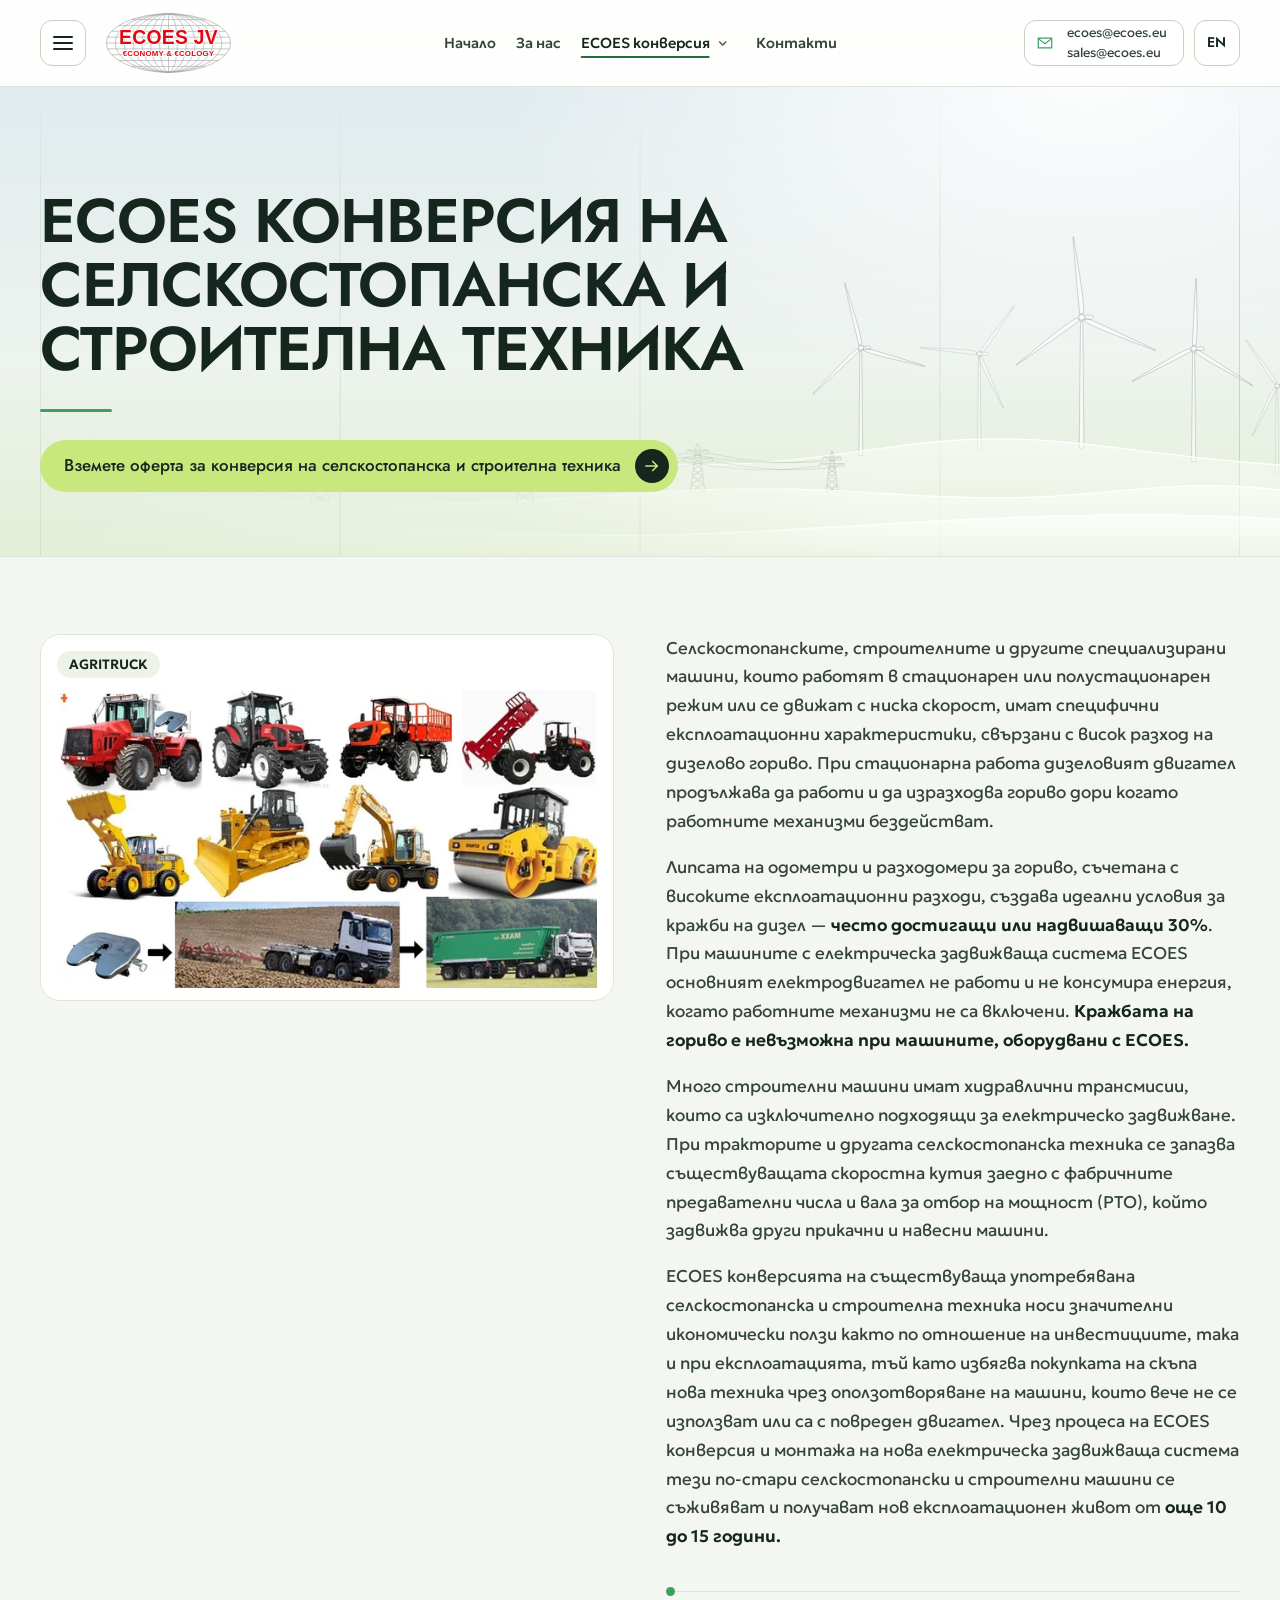
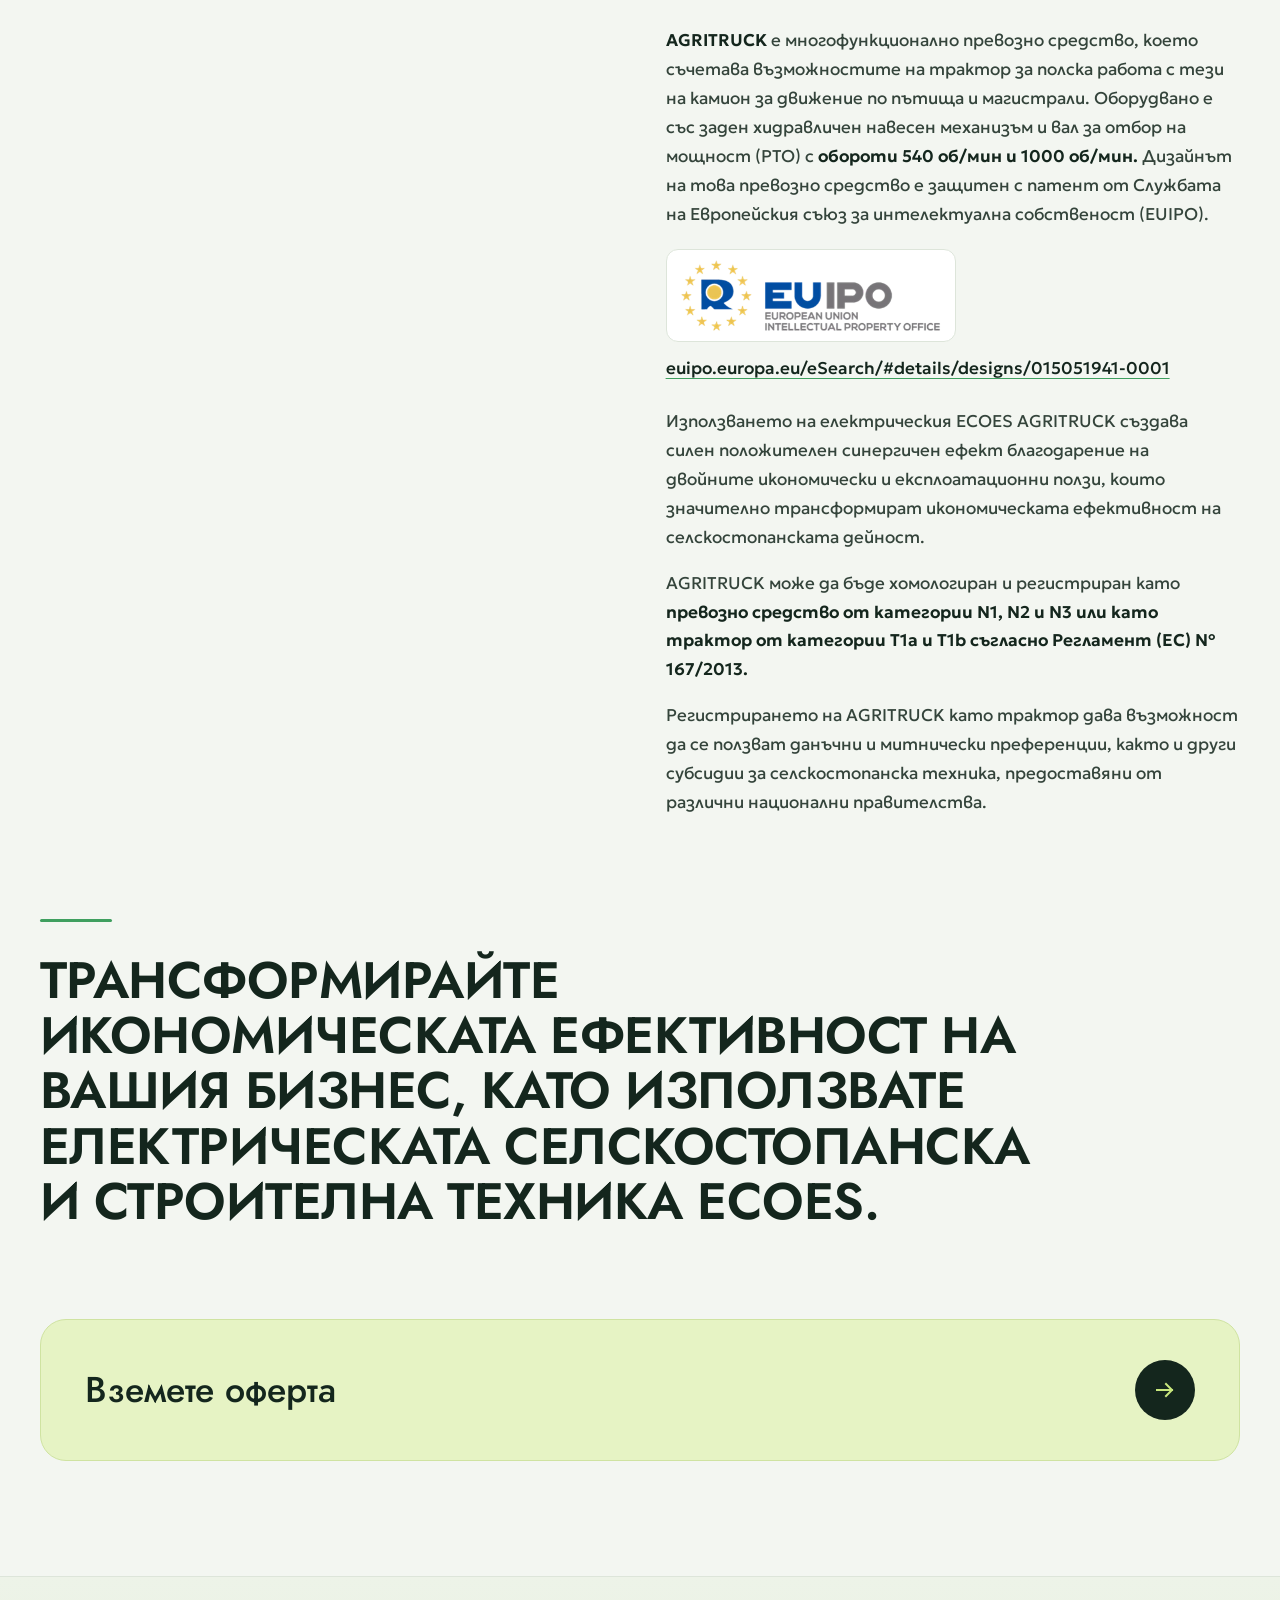
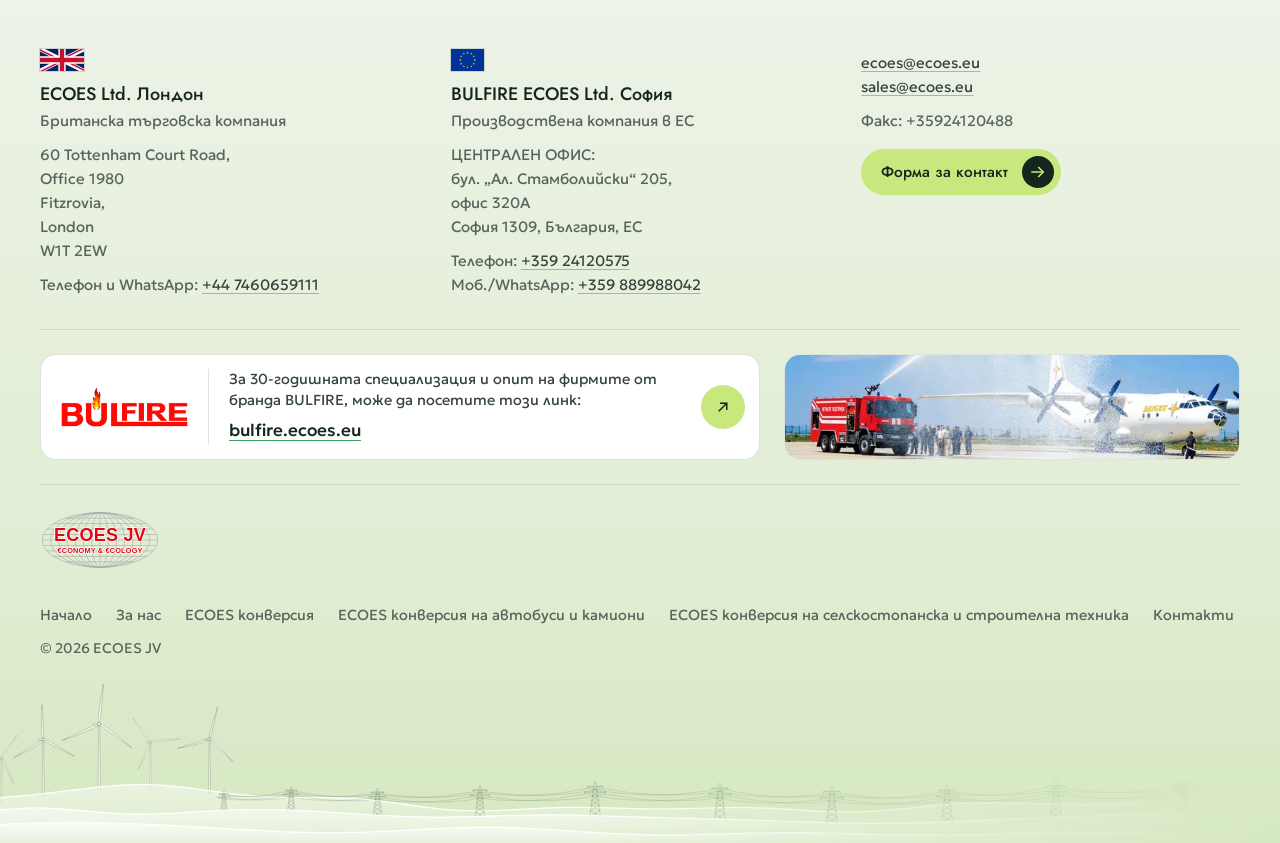
<file: bg/electric-agro-truck-construction/index.html>
<!doctype html>
<html lang="bg">
<head>
  <meta charset="utf-8">
  <meta name="viewport" content="width=device-width, initial-scale=1">
  <title>ECOES конверсия на селскостопанска и строителна техника - ECOES JV</title>
  <meta name="description" content="ECOES конверсията на съществуваща употребявана селскостопанска и строителна техника носи значителни икономически ползи както по отношение на инвестициите, така и при експлоатацията.">
  <meta name="theme-color" content="#ffffff">
  <link rel="canonical" href="https://ecoes.eu/bg/electric-agro-truck-construction/">
  <link rel="alternate" hreflang="en" href="https://ecoes.eu/electric-agro-truck-construction/">
  <link rel="alternate" hreflang="bg" href="https://ecoes.eu/bg/electric-agro-truck-construction/">
  <link rel="alternate" hreflang="x-default" href="https://ecoes.eu/electric-agro-truck-construction/">
  <link rel="icon" href="../../assets/img/logo.svg" type="image/svg+xml">
  <link rel="preconnect" href="https://fonts.googleapis.com">
  <link rel="preconnect" href="https://fonts.gstatic.com" crossorigin>
  <link href="https://fonts.googleapis.com/css2?family=Geologica:slnt,wght@-12..0,300..700&family=Jost:wght@400..700&display=swap" rel="stylesheet">
  <link rel="stylesheet" href="../../assets/css/style.css">
</head>
<body>
  <a class="skip-link" href="#main">Към съдържанието</a>

  <header class="site-header">
    <div class="container header-inner">
      <button class="nav-toggle" type="button" aria-label="Меню" aria-expanded="false" aria-controls="main-nav"><span></span></button>
      <a class="brand" href="../" aria-label="ECOES JV - Начало" translate="no">
        <img src="../../assets/img/logo.svg" alt="ECOES JV - €CONOMY &amp; €COLOGY" width="220" height="106">
      </a>
      <nav class="main-nav" id="main-nav" aria-label="Основно меню">
        <ul>
          <li><a href="../"><span>Начало</span></a></li>
          <li><a href="../about-us/"><span>За нас</span></a></li>
          <li class="has-sub is-current">
            <a href="../electric-conversion/"><span><span translate="no">ECOES </span>конверсия</span></a>
            <button class="sub-toggle" type="button" aria-expanded="false" aria-controls="sub-conversion" aria-label="Подменю ECOES конверсия"><svg viewBox="0 0 12 12" aria-hidden="true" focusable="false"><path d="M2.5 4.5 6 8l3.5-3.5" fill="none" stroke="currentColor" stroke-width="1.6"/></svg></button>
            <div class="sub-panel" id="sub-conversion">
              <ul class="sub-nav">
                <li><a href="../electric-conversions-bus-truck/"><span><span translate="no">ECOES </span>конверсия на автобуси и камиони</span></a></li>
                <li><a href="../electric-agro-truck-construction/" aria-current="page"><span><span translate="no">ECOES </span>конверсия на селскостопанска и строителна техника</span></a></li>
              </ul>
            </div>
          </li>
          <li><a href="../contact-us/"><span>Контакти</span></a></li>
        </ul>
      </nav>
      <address class="header-mail" translate="no">
        <svg class="header-mail-icon" viewBox="0 0 24 24" fill="none" stroke="currentColor" stroke-width="1.6" aria-hidden="true" focusable="false"><path d="M3 5.5h18v13H3z"/><path d="m3.5 6.5 8.5 6.5 8.5-6.5"/></svg>
        <span class="header-mail-list"><a href="mailto:ecoes@ecoes.eu">ecoes@ecoes.eu</a><a href="mailto:sales@ecoes.eu">sales@ecoes.eu</a></span>
      </address>
      <div class="lang-switch" role="group" aria-label="Език" translate="no">
        <a href="../../electric-agro-truck-construction/" hreflang="en" lang="en">EN<span class="visually-hidden"> - English</span></a>
        <a href="./" hreflang="bg" lang="bg" aria-current="page">BG<span class="visually-hidden"> - Български</span></a>
      </div>
    </div>
  </header>

  <main id="main">
    <div class="page-head">
      <div class="container">
        <h1 class="h1-long"><span translate="no">ECOES </span>КОНВЕРСИЯ НА СЕЛСКОСТОПАНСКА И СТРОИТЕЛНА ТЕХНИКА</h1>
        <a class="btn" href="../contact-us/?topic=agro#contact-form"><span>Вземете оферта за конверсия на селскостопанска и строителна техника</span><svg viewBox="0 0 24 24" fill="none" stroke="currentColor" stroke-width="2" stroke-linecap="square" aria-hidden="true" focusable="false"><path d="M4 12h15M13 6l6 6-6 6"/></svg></a>
      </div>
    </div>

    <div class="page-body">
      <div class="container">
        <div class="product">
          <figure class="figure">
            <ul class="chips"><li><span translate="no">AGRITRUCK</span></li></ul>
            <picture>
              <source type="image/webp" srcset="../../assets/img/agro/agro-640.webp 640w, ../../assets/img/agro/agro.webp 1212w" sizes="(max-width: 1023px) 100vw, 600px">
              <img src="../../assets/img/agro/agro.jpg" srcset="../../assets/img/agro/agro-640.jpg 640w, ../../assets/img/agro/agro.jpg 1212w" sizes="(max-width: 1023px) 100vw, 600px" alt="Трактори, строителна техника и AGRITRUCK" width="1212" height="669">
            </picture>
          </figure>

          <div class="flow">
            <div class="flow-block">
              <p>Селскостопанските, строителните и другите специализирани машини, които работят в стационарен или полустационарен режим или се движат с ниска скорост, имат специфични експлоатационни характеристики, свързани с висок разход на дизелово гориво. При стационарна работа дизеловият двигател продължава да работи и да изразходва гориво дори когато работните механизми бездействат.</p>
              <p>Липсата на одометри и разходомери за гориво, съчетана с високите експлоатационни разходи, създава идеални условия за кражби на дизел — <strong>често достигащи или надвишаващи 30%</strong>. При машините с електрическа задвижваща система<span translate="no"> ECOES </span>основният електродвигател не работи и не консумира енергия, когато работните механизми не са включени. <strong>Кражбата на гориво е невъзможна при машините, оборудвани с<span translate="no"> ECOES</span>.</strong></p>
              <p>Много строителни машини имат хидравлични трансмисии, които са изключително подходящи за електрическо задвижване. При тракторите и другата селскостопанска техника се запазва съществуващата скоростна кутия заедно с фабричните предавателни числа и вала за отбор на мощност (PTO), който задвижва други прикачни и навесни машини.</p>
              <p><span translate="no">ECOES </span>конверсията на съществуваща употребявана селскостопанска и строителна техника носи значителни икономически ползи както по отношение на инвестициите, така и при експлоатацията, тъй като избягва покупката на скъпа нова техника чрез оползотворяване на машини, които вече не се използват или са с повреден двигател. Чрез процеса на<span translate="no"> ECOES </span>конверсия и монтажа на нова електрическа задвижваща система тези по-стари селскостопански и строителни машини се съживяват и получават нов експлоатационен живот от <strong>още 10 до 15 години.</strong></p>
            </div>

            <div class="flow-block">
              <p><strong><span translate="no">AGRITRUCK</span></strong> е многофункционално превозно средство, което съчетава възможностите на трактор за полска работа с тези на камион за движение по пътища и магистрали. Оборудвано е със заден хидравличен навесен механизъм и вал за отбор на мощност (PTO) с <strong>обороти 540 об/мин и 1000 об/мин.</strong> Дизайнът на това превозно средство е защитен с патент от Службата на Европейския съюз за интелектуална собственост (<span translate="no">EUIPO</span>).</p>
              <a class="partner-link partner-link--stack" href="https://euipo.europa.eu/eSearch/#details/designs/015051941-0001" target="_blank" rel="noopener">
                <picture>
                  <source srcset="../../assets/img/agro/euipo.webp" type="image/webp">
                  <img src="../../assets/img/agro/euipo.png" alt="EUIPO - Служба на Европейския съюз за интелектуална собственост" width="433" height="118" loading="lazy">
                </picture>
                <span>euipo.europa.eu/eSearch/#details/designs/015051941-0001<span class="visually-hidden"> (отваря се в нов раздел)</span></span>
              </a>
              <p>Използването на електрическия<span translate="no"> ECOES AGRITRUCK </span>създава силен положителен синергичен ефект благодарение на двойните икономически и експлоатационни ползи, които значително трансформират икономическата ефективност на селскостопанската дейност.</p>
              <p><span translate="no">AGRITRUCK </span>може да бъде хомологиран и регистриран като <strong>превозно средство от категории N1, N2 и N3 или като трактор от категории T1a и T1b съгласно Регламент (ЕС) № 167/2013.</strong></p>
              <p>Регистрирането на<span translate="no"> AGRITRUCK </span>като трактор дава възможност да се ползват данъчни и митнически преференции, както и други субсидии за селскостопанска техника, предоставяни от различни национални правителства.</p>
            </div>
          </div>
        </div>

        <p class="statement">ТРАНСФОРМИРАЙТЕ ИКОНОМИЧЕСКАТА ЕФЕКТИВНОСТ НА ВАШИЯ БИЗНЕС, КАТО ИЗПОЛЗВАТЕ ЕЛЕКТРИЧЕСКАТА СЕЛСКОСТОПАНСКА И СТРОИТЕЛНА ТЕХНИКА<span translate="no"> ECOES</span>.</p>

        <a class="cta plate" href="../contact-us/?topic=agro#contact-form">
          <span class="cta-text">Вземете оферта</span>
          <span class="cta-go" aria-hidden="true"><svg viewBox="0 0 24 24" fill="none" stroke="currentColor" stroke-width="2" stroke-linecap="square" aria-hidden="true" focusable="false"><path d="M4 12h15M13 6l6 6-6 6"/></svg></span>
        </a>

      </div>
    </div>
  </main>

  <footer class="site-footer">
    <div class="container">
      <div class="footer-offices">
        <div class="footer-office">
          <img class="flag" src="../../assets/img/flags/uk.svg" alt="" width="60" height="30">
          <h2><span translate="no">ECOES Ltd. </span>Лондон</h2>
          <p>Британска търговска компания</p>
          <p translate="no">60 Tottenham Court Road,<br>Office 1980<br>Fitzrovia,<br>London<br>W1T 2EW</p>
          <p>Телефон и WhatsApp: <a href="tel:+447460659111" translate="no">+44 7460659111</a></p>
        </div>
        <div class="footer-office">
          <img class="flag" src="../../assets/img/flags/eu.svg" alt="" width="45" height="30">
          <h2><span translate="no">BULFIRE ECOES Ltd. </span>София</h2>
          <p>Производствена компания в ЕС</p>
          <p>ЦЕНТРАЛЕН ОФИС:<br><span translate="no">бул. „Ал. Стамболийски“ 205,<br>офис 320А<br>София 1309, България, ЕС</span></p>
          <p>Телефон: <a href="tel:+35924120575" translate="no">+359 24120575</a><br>Моб./WhatsApp: <a href="tel:+359889988042" translate="no">+359 889988042</a></p>
        </div>
        <div class="footer-office">
          <p><a href="mailto:ecoes@ecoes.eu" translate="no">ecoes@ecoes.eu</a><br><a href="mailto:sales@ecoes.eu" translate="no">sales@ecoes.eu</a></p>
          <p>Факс: <span translate="no">+35924120488</span></p>
          <a class="btn" href="../contact-us/#contact-form"><span>Форма за контакт</span><svg viewBox="0 0 24 24" fill="none" stroke="currentColor" stroke-width="2" stroke-linecap="square" aria-hidden="true" focusable="false"><path d="M4 12h15M13 6l6 6-6 6"/></svg></a>
        </div>
      </div>
      <div class="footer-bulfire">
        <a class="bulfire-link plate" href="https://bulfire.ecoes.eu/" target="_blank" rel="noopener">
          <picture class="bulfire-logo">
            <source srcset="../../assets/img/bulfire/bulfire-logo.webp" type="image/webp">
            <img src="../../assets/img/bulfire/bulfire-logo.png" alt="BULFIRE" width="419" height="132" loading="lazy">
          </picture>
          <span class="bulfire-body">
            <span class="bulfire-text">За 30-годишната специализация и опит на фирмите от бранда<span translate="no"> BULFIRE</span>, може да посетите този линк:</span>
            <span class="bulfire-url" translate="no">bulfire.ecoes.eu</span>
          </span>
          <span class="bulfire-go" aria-hidden="true"><svg viewBox="0 0 24 24" fill="none" stroke="currentColor" stroke-width="2" stroke-linecap="square" aria-hidden="true" focusable="false"><path d="M7 17L17 7M9 7h8v8"/></svg></span>
          <span class="visually-hidden"> (отваря се в нов раздел)</span>
        </a>
        <picture class="bulfire-photo">
          <source type="image/webp" srcset="../../assets/img/bulfire/airport-640.webp 640w, ../../assets/img/bulfire/airport-1200.webp 1200w" sizes="(min-width: 1140px) 580px, (min-width: 800px) 720px, 100vw">
          <img src="../../assets/img/bulfire/airport-640.jpg" srcset="../../assets/img/bulfire/airport-640.jpg 640w, ../../assets/img/bulfire/airport-1200.jpg 1200w" sizes="(min-width: 1140px) 580px, (min-width: 800px) 720px, 100vw" alt="Летищен пожарен автомобил на BULFIRE пръска вода над самолет" width="1200" height="422" loading="lazy">
        </picture>
      </div>
      <div class="footer-inner">
        <a class="footer-brand" href="../" aria-label="ECOES JV - Начало" translate="no">
          <img src="../../assets/img/logo.svg" alt="ECOES JV" width="220" height="106" loading="lazy">
        </a>
        <nav class="footer-nav" aria-label="Долно меню">
          <ul>
            <li><a href="../"><span>Начало</span></a></li>
            <li><a href="../about-us/"><span>За нас</span></a></li>
            <li><a href="../electric-conversion/"><span><span translate="no">ECOES </span>конверсия</span></a></li>
            <li><a href="../electric-conversions-bus-truck/"><span><span translate="no">ECOES </span>конверсия на автобуси и камиони</span></a></li>
            <li><a href="../electric-agro-truck-construction/"><span><span translate="no">ECOES </span>конверсия на селскостопанска и строителна техника</span></a></li>
            <li><a href="../contact-us/"><span>Контакти</span></a></li>
          </ul>
        </nav>
      </div>
      <p class="footer-copy">© 2026 <span translate="no">ECOES JV</span></p>
    </div>
  </footer>

  <script src="../../assets/js/main.js" defer></script>
</body>
</html>
</file>
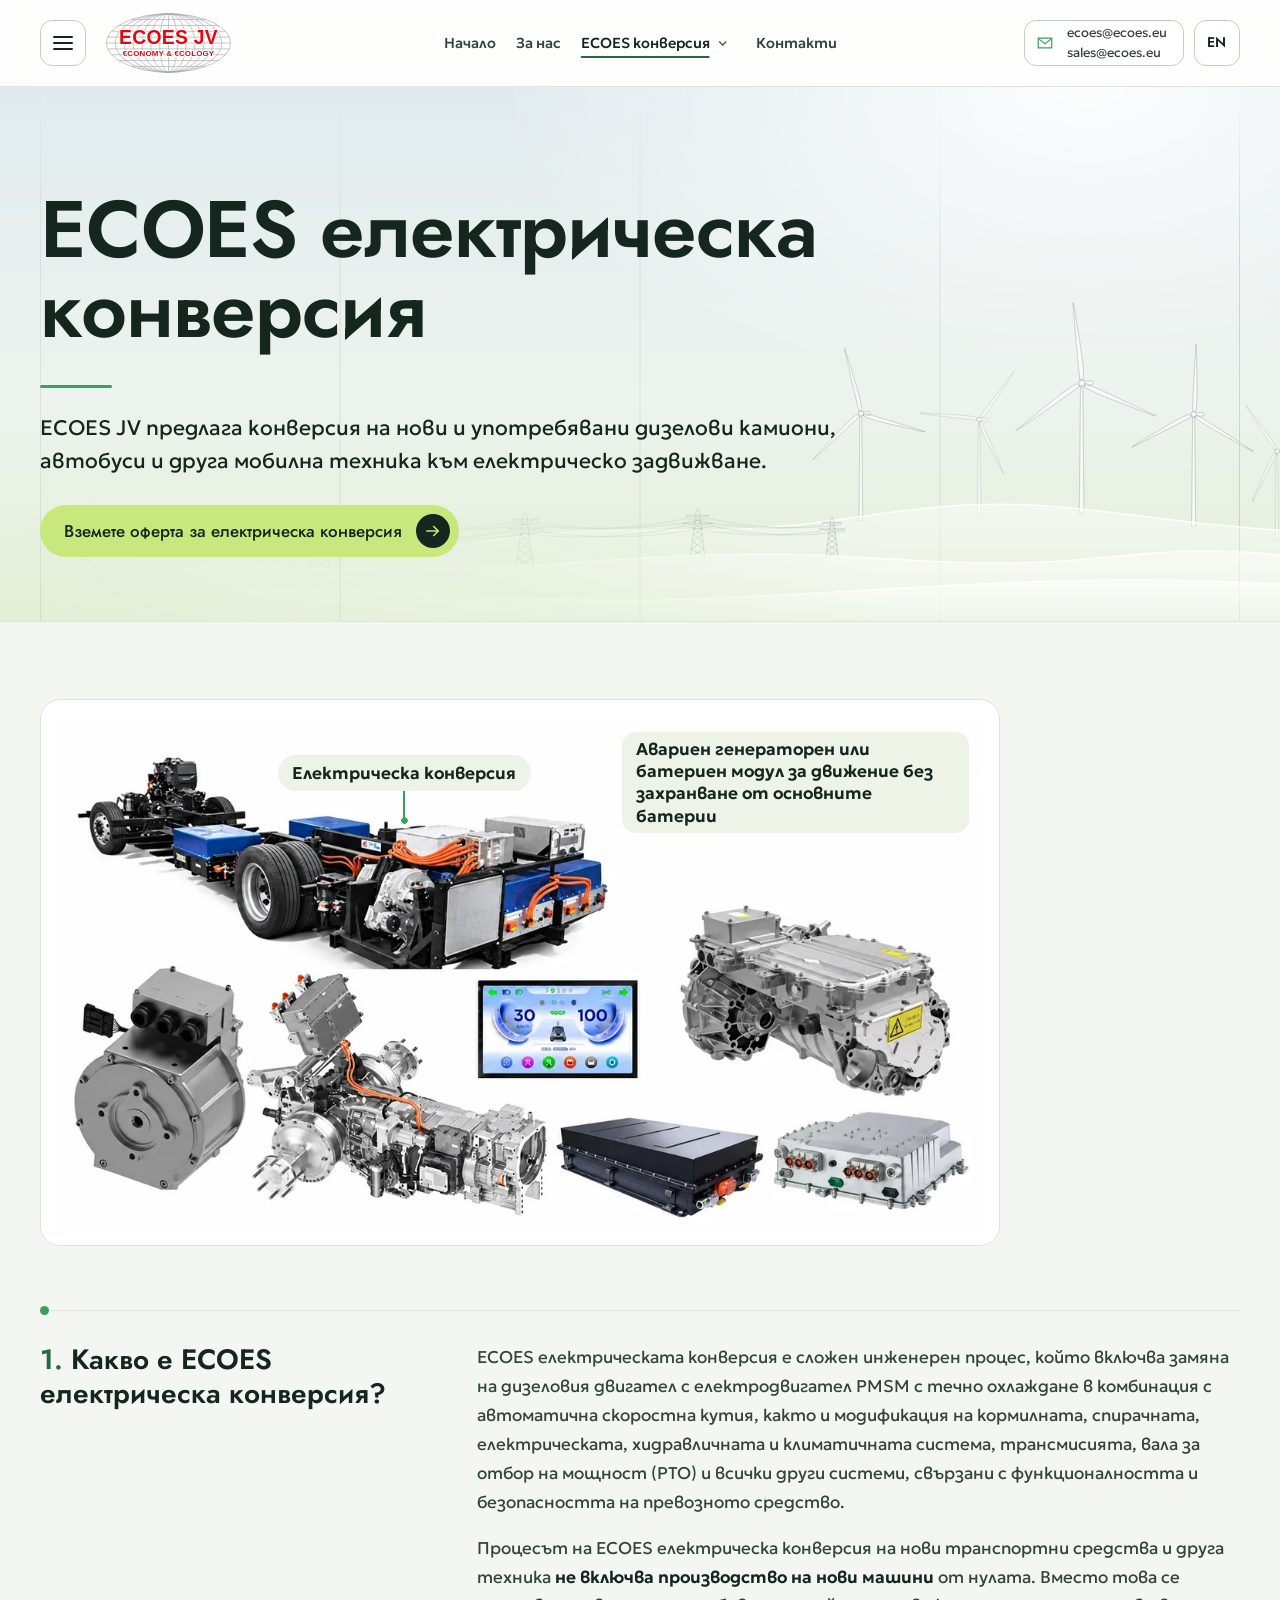
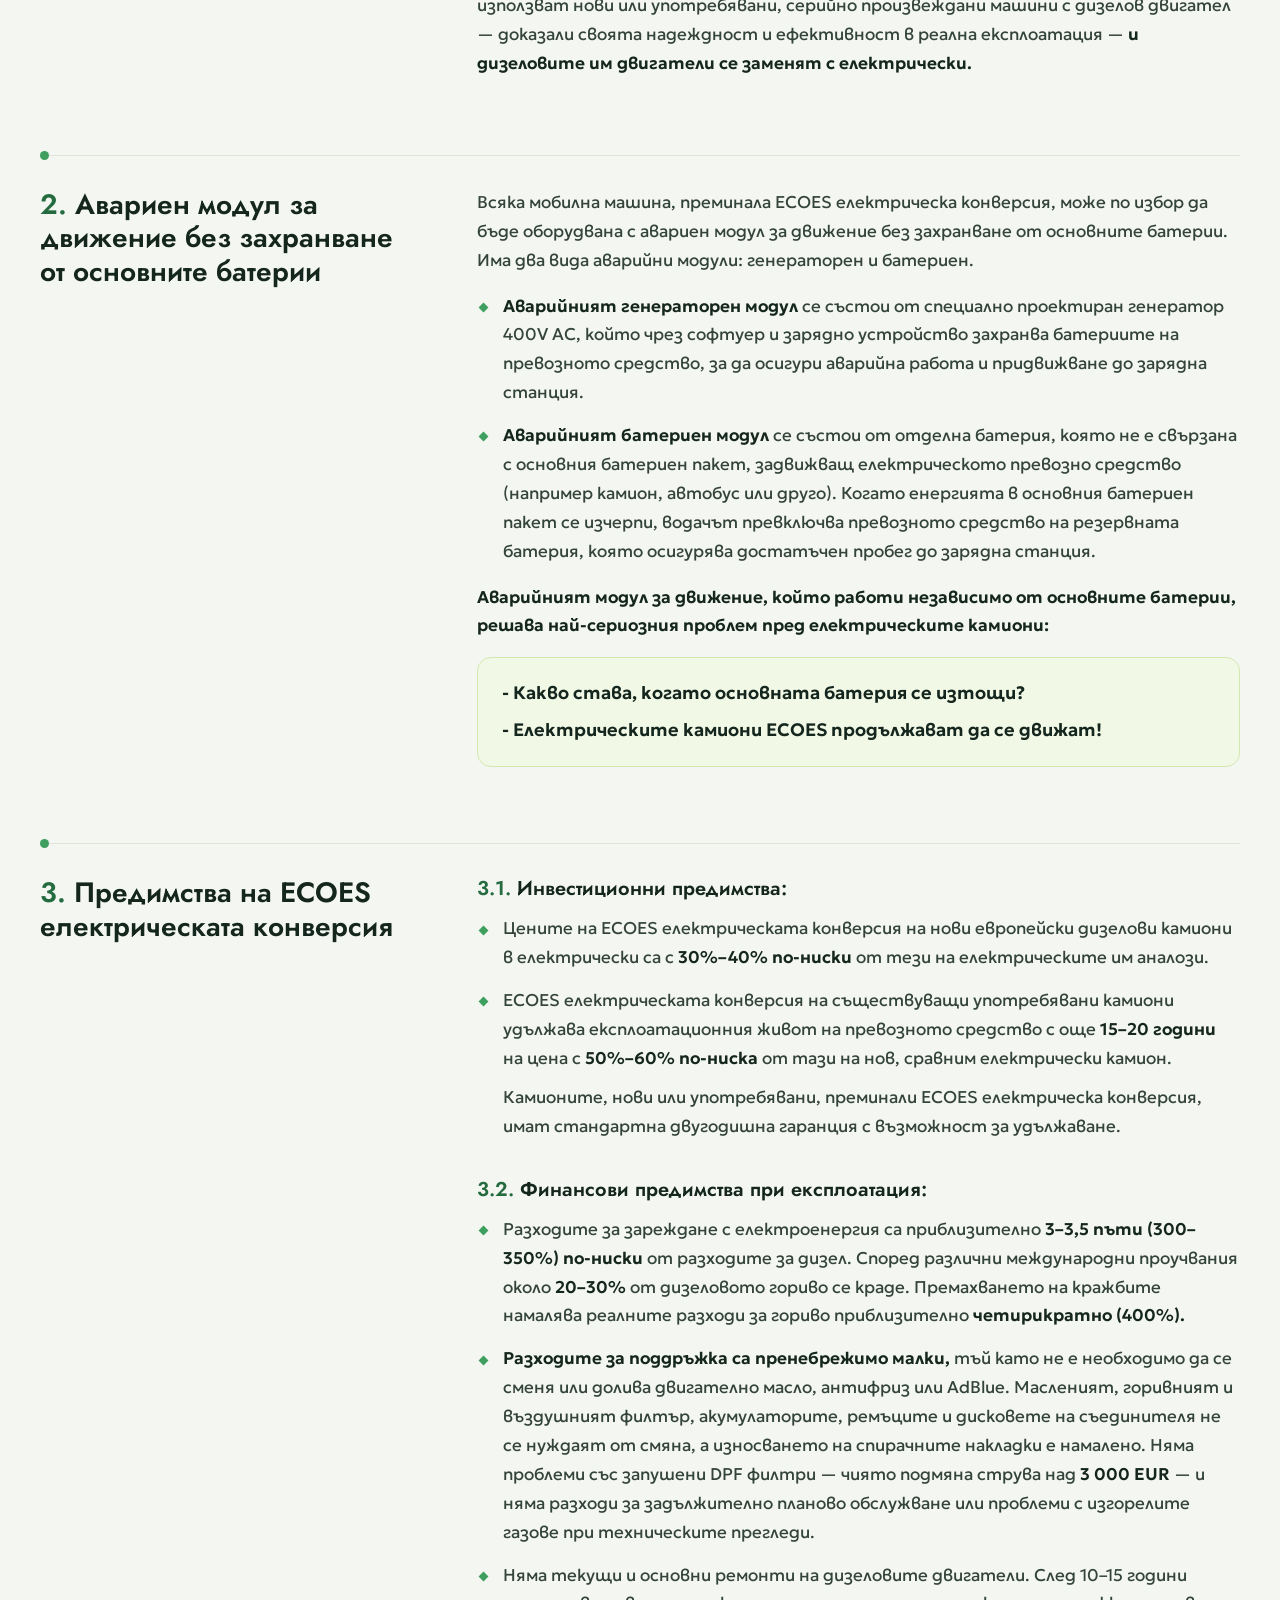
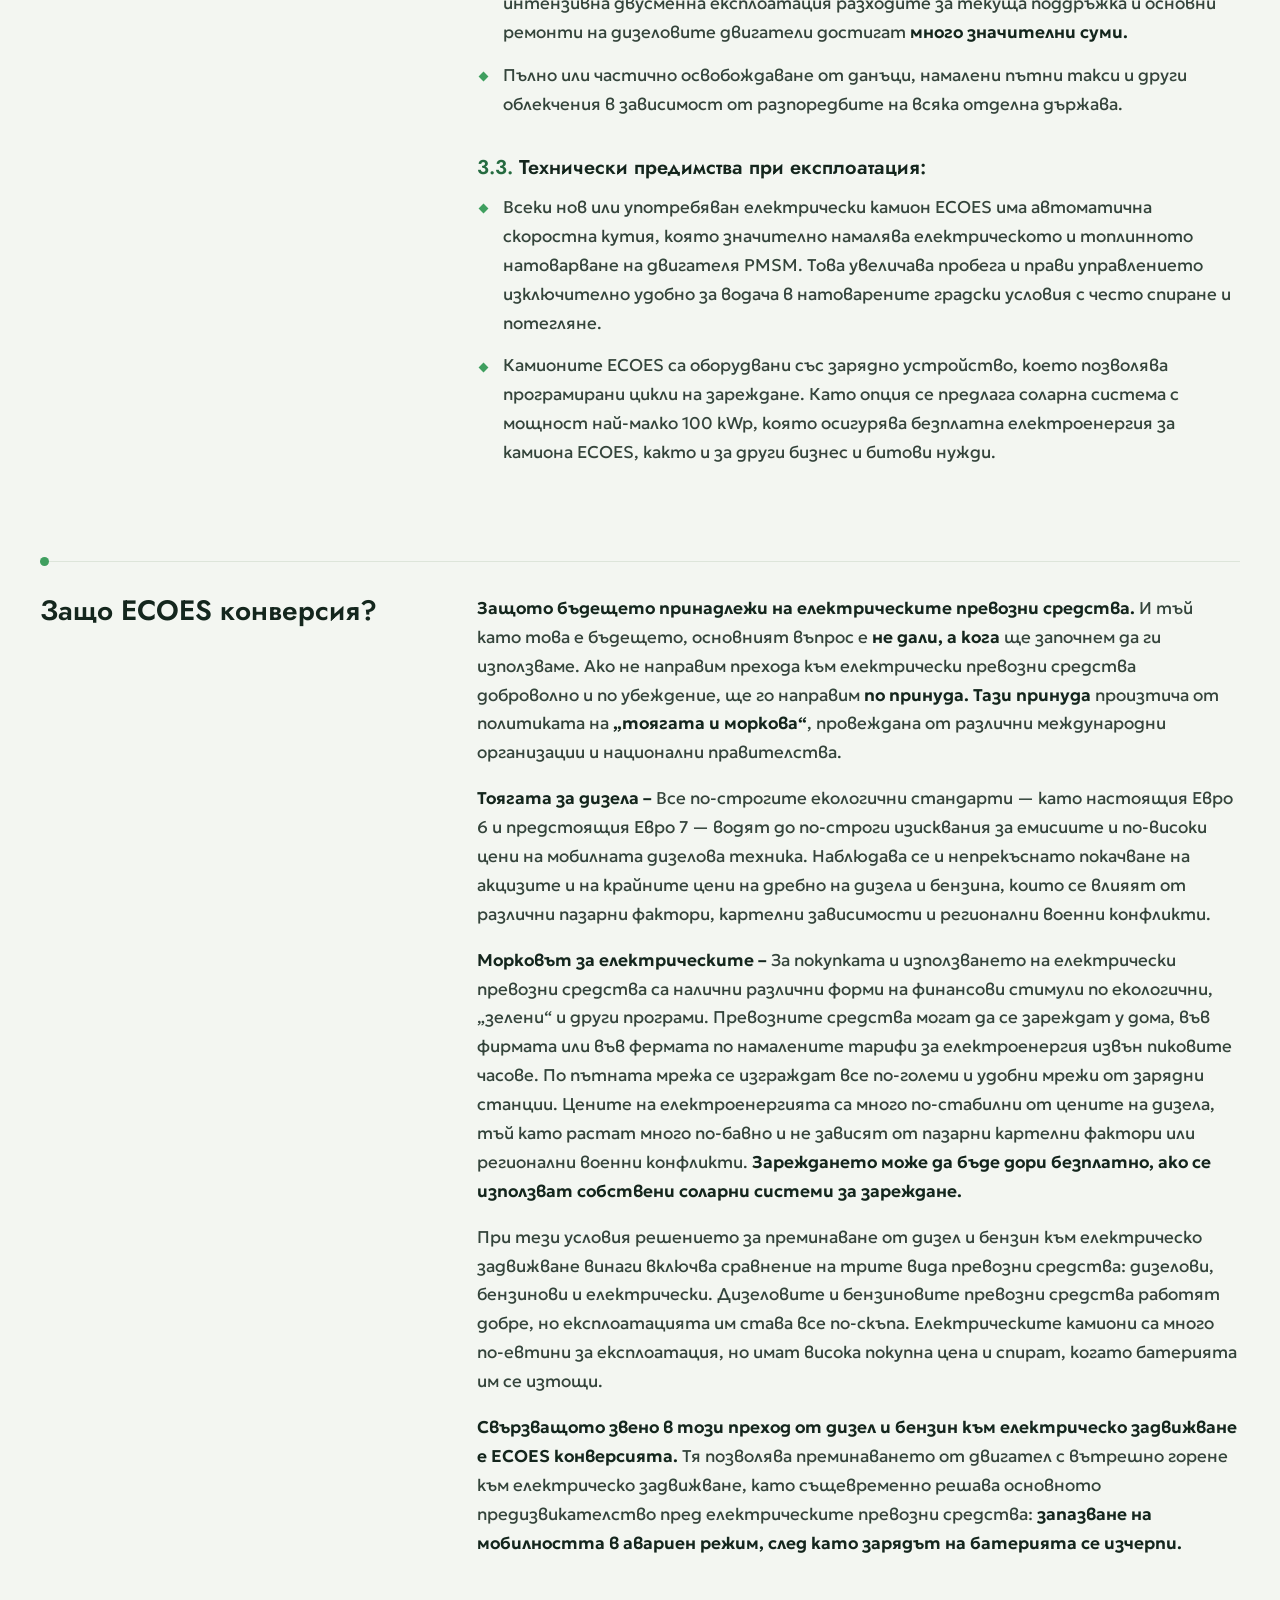
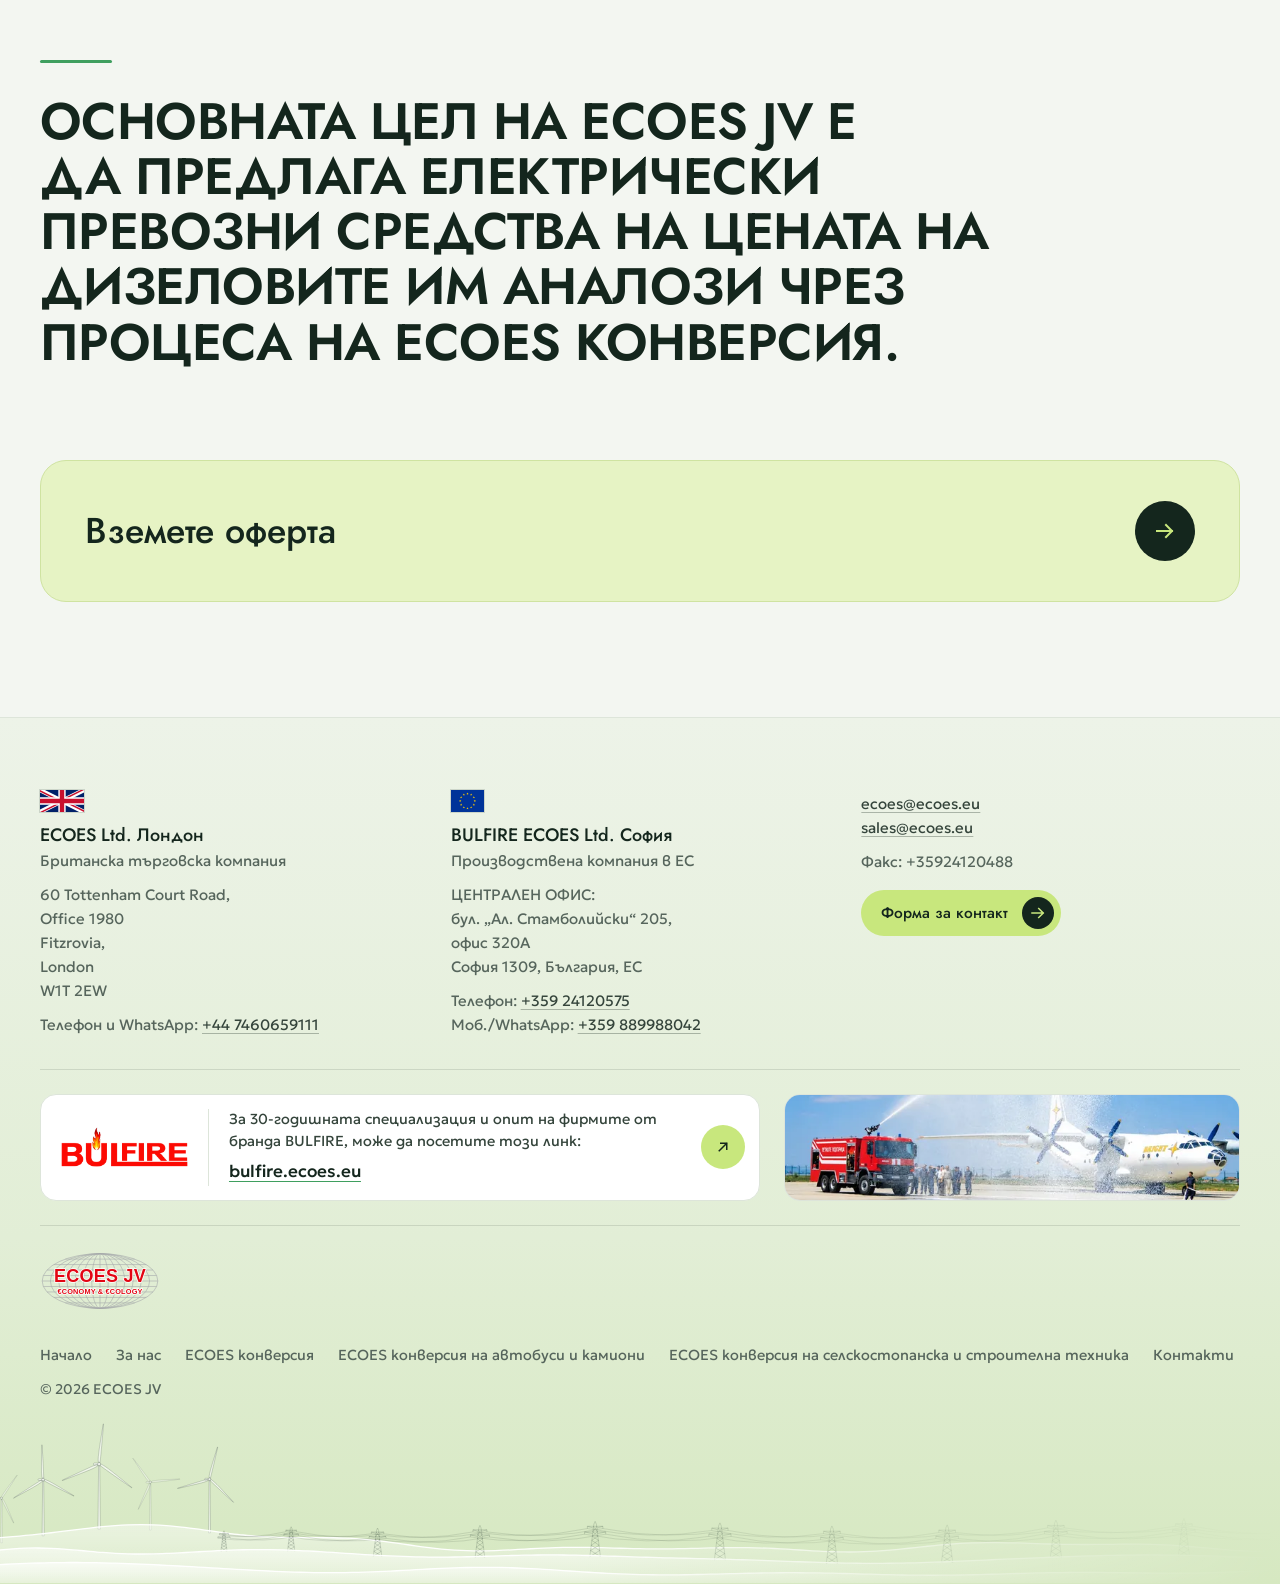
<file: bg/electric-conversion/index.html>
<!doctype html>
<html lang="bg">
<head>
  <meta charset="utf-8">
  <meta name="viewport" content="width=device-width, initial-scale=1">
  <title>ECOES електрическа конверсия - ECOES JV</title>
  <meta name="description" content="ECOES JV предлага конверсия на нови и употребявани дизелови камиони, автобуси и друга мобилна техника към електрическо задвижване.">
  <meta name="theme-color" content="#ffffff">
  <link rel="canonical" href="https://ecoes.eu/bg/electric-conversion/">
  <link rel="alternate" hreflang="en" href="https://ecoes.eu/electric-conversion/">
  <link rel="alternate" hreflang="bg" href="https://ecoes.eu/bg/electric-conversion/">
  <link rel="alternate" hreflang="x-default" href="https://ecoes.eu/electric-conversion/">
  <link rel="icon" href="../../assets/img/logo.svg" type="image/svg+xml">
  <link rel="preconnect" href="https://fonts.googleapis.com">
  <link rel="preconnect" href="https://fonts.gstatic.com" crossorigin>
  <link href="https://fonts.googleapis.com/css2?family=Geologica:slnt,wght@-12..0,300..700&family=Jost:wght@400..700&display=swap" rel="stylesheet">
  <link rel="stylesheet" href="../../assets/css/style.css">
</head>
<body>
  <a class="skip-link" href="#main">Към съдържанието</a>

  <header class="site-header">
    <div class="container header-inner">
      <button class="nav-toggle" type="button" aria-label="Меню" aria-expanded="false" aria-controls="main-nav"><span></span></button>
      <a class="brand" href="../" aria-label="ECOES JV - Начало" translate="no">
        <img src="../../assets/img/logo.svg" alt="ECOES JV - €CONOMY &amp; €COLOGY" width="220" height="106">
      </a>
      <nav class="main-nav" id="main-nav" aria-label="Основно меню">
        <ul>
          <li><a href="../"><span>Начало</span></a></li>
          <li><a href="../about-us/"><span>За нас</span></a></li>
          <li class="has-sub">
            <a href="../electric-conversion/" aria-current="page"><span><span translate="no">ECOES </span>конверсия</span></a>
            <button class="sub-toggle" type="button" aria-expanded="false" aria-controls="sub-conversion" aria-label="Подменю ECOES конверсия"><svg viewBox="0 0 12 12" aria-hidden="true" focusable="false"><path d="M2.5 4.5 6 8l3.5-3.5" fill="none" stroke="currentColor" stroke-width="1.6"/></svg></button>
            <div class="sub-panel" id="sub-conversion">
              <ul class="sub-nav">
                <li><a href="../electric-conversions-bus-truck/"><span><span translate="no">ECOES </span>конверсия на автобуси и камиони</span></a></li>
                <li><a href="../electric-agro-truck-construction/"><span><span translate="no">ECOES </span>конверсия на селскостопанска и строителна техника</span></a></li>
              </ul>
            </div>
          </li>
          <li><a href="../contact-us/"><span>Контакти</span></a></li>
        </ul>
      </nav>
      <address class="header-mail" translate="no">
        <svg class="header-mail-icon" viewBox="0 0 24 24" fill="none" stroke="currentColor" stroke-width="1.6" aria-hidden="true" focusable="false"><path d="M3 5.5h18v13H3z"/><path d="m3.5 6.5 8.5 6.5 8.5-6.5"/></svg>
        <span class="header-mail-list"><a href="mailto:ecoes@ecoes.eu">ecoes@ecoes.eu</a><a href="mailto:sales@ecoes.eu">sales@ecoes.eu</a></span>
      </address>
      <div class="lang-switch" role="group" aria-label="Език" translate="no">
        <a href="../../electric-conversion/" hreflang="en" lang="en">EN<span class="visually-hidden"> - English</span></a>
        <a href="./" hreflang="bg" lang="bg" aria-current="page">BG<span class="visually-hidden"> - Български</span></a>
      </div>
    </div>
  </header>

  <main id="main">
    <div class="page-head">
      <div class="container">
        <h1><span translate="no">ECOES </span>електрическа конверсия</h1>
        <p class="page-lead"><span translate="no">ECOES JV </span>предлага конверсия на нови и употребявани дизелови камиони, автобуси и друга мобилна техника към електрическо задвижване.</p>
        <a class="btn" href="../contact-us/?topic=conversion#contact-form"><span>Вземете оферта за електрическа конверсия</span><svg viewBox="0 0 24 24" fill="none" stroke="currentColor" stroke-width="2" stroke-linecap="square" aria-hidden="true" focusable="false"><path d="M4 12h15M13 6l6 6-6 6"/></svg></a>
      </div>
    </div>

    <div class="page-body">
      <div class="container">

        <figure class="figure">
          <div class="collage">
            <ul class="chips collage-labels">
              <li class="collage-label collage-label--main"><span>Електрическа конверсия</span></li>
              <li class="collage-label collage-label--aside"><span>Авариен генераторен или батериен модул за движение без захранване от основните батерии</span></li>
            </ul>
            <picture>
              <source type="image/webp" srcset="../../assets/img/conversion/conversion-640.webp 640w, ../../assets/img/conversion/conversion-1200.webp 1200w, ../../assets/img/conversion/conversion.webp 1679w" sizes="(max-width: 960px) 100vw, 900px">
              <img src="../../assets/img/conversion/conversion-1200.jpg" srcset="../../assets/img/conversion/conversion-640.jpg 640w, ../../assets/img/conversion/conversion-1200.jpg 1200w, ../../assets/img/conversion/conversion.jpg 1679w" sizes="(max-width: 960px) 100vw, 900px" alt="" width="1679" height="937">
            </picture>
          </div>
        </figure>

        <section class="doc-section" aria-labelledby="s1">
          <h2 id="s1"><span class="num">1.</span> Какво е<span translate="no"> ECOES </span>електрическа конверсия?</h2>
          <div class="doc-body">
            <p><span translate="no">ECOES </span>електрическата конверсия е сложен инженерен процес, който включва замяна на дизеловия двигател с електродвигател PMSM с течно охлаждане в комбинация с автоматична скоростна кутия, както и модификация на кормилната, спирачната, електрическата, хидравличната и климатичната система, трансмисията, вала за отбор на мощност (PTO) и всички други системи, свързани с функционалността и безопасността на превозното средство.</p>
            <p>Процесът на<span translate="no"> ECOES </span>електрическа конверсия на нови транспортни средства и друга техника <strong>не включва производство на нови машини</strong> от нулата. Вместо това се използват нови или употребявани, серийно произвеждани машини с дизелов двигател — доказали своята надеждност и ефективност в реална експлоатация — <strong>и дизеловите им двигатели се заменят с електрически.</strong></p>
          </div>
        </section>

        <section class="doc-section" aria-labelledby="s2">
          <h2 id="s2"><span class="num">2.</span> Авариен модул за движение без захранване от основните батерии</h2>
          <div class="doc-body">
            <p>Всяка мобилна машина, преминала<span translate="no"> ECOES </span>електрическа конверсия, може по избор да бъде оборудвана с авариен модул за движение без захранване от основните батерии. Има два вида аварийни модули: генераторен и батериен.</p>
            <ul class="doc-list">
              <li><strong>Аварийният генераторен модул</strong> се състои от специално проектиран генератор 400V AC, който чрез софтуер и зарядно устройство захранва батериите на превозното средство, за да осигури аварийна работа и придвижване до зарядна станция.</li>
              <li><strong>Аварийният батериен модул</strong> се състои от отделна батерия, която не е свързана с основния батериен пакет, задвижващ електрическото превозно средство (например камион, автобус или друго). Когато енергията в основния батериен пакет се изчерпи, водачът превключва превозното средство на резервната батерия, която осигурява достатъчен пробег до зарядна станция.</li>
            </ul>
            <p><strong>Аварийният модул за движение, който работи независимо от основните батерии, решава най-сериозния проблем пред електрическите камиони:</strong></p>
            <div class="callout">
              <p>- Какво става, когато основната батерия се изтощи?</p>
              <p>- Електрическите камиони<span translate="no"> ECOES </span>продължават да се движат!</p>
            </div>
          </div>
        </section>

        <section class="doc-section" aria-labelledby="s3">
          <h2 id="s3"><span class="num">3.</span> Предимства на<span translate="no"> ECOES </span>електрическата конверсия</h2>
          <div class="doc-body">
            <h3><span class="num">3.1.</span> Инвестиционни предимства:</h3>
            <ul class="doc-list">
              <li>Цените на<span translate="no"> ECOES </span>електрическата конверсия на нови европейски дизелови камиони в електрически са с <strong>30%–40% по-ниски</strong> от тези на електрическите им аналози.</li>
              <li>
                <p><span translate="no">ECOES </span>електрическата конверсия на съществуващи употребявани камиони удължава експлоатационния живот на превозното средство с още <strong>15–20 години</strong> на цена с <strong>50%–60% по-ниска</strong> от тази на нов, сравним електрически камион.</p>
                <p>Камионите, нови или употребявани, преминали<span translate="no"> ECOES </span>електрическа конверсия, имат стандартна двугодишна гаранция с възможност за удължаване.</p>
              </li>
            </ul>

            <h3><span class="num">3.2.</span> Финансови предимства при експлоатация:</h3>
            <ul class="doc-list">
              <li>Разходите за зареждане с електроенергия са приблизително <strong>3–3,5 пъти (300–350%) по-ниски</strong> от разходите за дизел. Според различни международни проучвания около <strong>20–30%</strong> от дизеловото гориво се краде. Премахването на кражбите намалява реалните разходи за гориво приблизително <strong>четирикратно (400%).</strong></li>
              <li><strong>Разходите за поддръжка са пренебрежимо малки,</strong> тъй като не е необходимо да се сменя или долива двигателно масло, антифриз или AdBlue. Масленият, горивният и въздушният филтър, акумулаторите, ремъците и дисковете на съединителя не се нуждаят от смяна, а износването на спирачните накладки е намалено. Няма проблеми със запушени DPF филтри — чиято подмяна струва над <strong>3&nbsp;000 EUR</strong> — и няма разходи за задължително планово обслужване или проблеми с изгорелите газове при техническите прегледи.</li>
              <li>Няма текущи и основни ремонти на дизеловите двигатели. След 10–15 години интензивна двусменна експлоатация разходите за текуща поддръжка и основни ремонти на дизеловите двигатели достигат <strong>много значителни суми.</strong></li>
              <li>Пълно или частично освобождаване от данъци, намалени пътни такси и други облекчения в зависимост от разпоредбите на всяка отделна държава.</li>
            </ul>

            <h3><span class="num">3.3.</span> Технически предимства при експлоатация:</h3>
            <ul class="doc-list">
              <li>Всеки нов или употребяван електрически камион<span translate="no"> ECOES </span>има автоматична скоростна кутия, която значително намалява електрическото и топлинното натоварване на двигателя PMSM. Това увеличава пробега и прави управлението изключително удобно за водача в натоварените градски условия с често спиране и потегляне.</li>
              <li>Камионите<span translate="no"> ECOES </span>са оборудвани със зарядно устройство, което позволява програмирани цикли на зареждане. Като опция се предлага соларна система с мощност най-малко 100 kWp, която осигурява безплатна електроенергия за камиона<span translate="no"> ECOES</span>, както и за други бизнес и битови нужди.</li>
            </ul>
          </div>
        </section>

        <section class="doc-section" aria-labelledby="s4">
          <h2 id="s4">Защо<span translate="no"> ECOES </span>конверсия?</h2>
          <div class="doc-body">
            <p><strong>Защото бъдещето принадлежи на електрическите превозни средства.</strong> И тъй като това е бъдещето, основният въпрос е <strong>не <em>дали</em>, а <em>кога</em></strong> ще започнем да ги използваме. Ако не направим прехода към електрически превозни средства доброволно и по убеждение, ще го направим <strong>по принуда. Тази принуда</strong> произтича от политиката на <strong>„тоягата и моркова“</strong>, провеждана от различни международни организации и национални правителства.</p>
            <p><strong>Тоягата за дизела –</strong> Все по-строгите екологични стандарти — като настоящия Евро 6 и предстоящия Евро 7 — водят до по-строги изисквания за емисиите и по-високи цени на мобилната дизелова техника. Наблюдава се и непрекъснато покачване на акцизите и на крайните цени на дребно на дизела и бензина, които се влияят от различни пазарни фактори, картелни зависимости и регионални военни конфликти.</p>
            <p><strong>Морковът за електрическите –</strong> За покупката и използването на електрически превозни средства са налични различни форми на финансови стимули по екологични, „зелени“ и други програми. Превозните средства могат да се зареждат у дома, във фирмата или във фермата по намалените тарифи за електроенергия извън пиковите часове. По пътната мрежа се изграждат все по-големи и удобни мрежи от зарядни станции. Цените на електроенергията са много по-стабилни от цените на дизела, тъй като растат много по-бавно и не зависят от пазарни картелни фактори или регионални военни конфликти. <strong>Зареждането може да бъде дори безплатно, ако се използват собствени соларни системи за зареждане.</strong></p>
            <p>При тези условия решението за преминаване от дизел и бензин към електрическо задвижване винаги включва сравнение на трите вида превозни средства: дизелови, бензинови и електрически. Дизеловите и бензиновите превозни средства работят добре, но експлоатацията им става все по-скъпа. Електрическите камиони са много по-евтини за експлоатация, но имат висока покупна цена и спират, когато батерията им се изтощи.</p>
            <p><strong>Свързващото звено в този преход от дизел и бензин към електрическо задвижване е<span translate="no"> ECOES </span>конверсията.</strong> Тя позволява преминаването от двигател с вътрешно горене към електрическо задвижване, като същевременно решава основното предизвикателство пред електрическите превозни средства: <strong>запазване на мобилността в авариен режим, след като зарядът на батерията се изчерпи.</strong></p>
          </div>
        </section>

        <p class="statement">ОСНОВНАТА ЦЕЛ НА<span translate="no"> ECOES JV </span>Е ДА ПРЕДЛАГА ЕЛЕКТРИЧЕСКИ ПРЕВОЗНИ СРЕДСТВА НА ЦЕНАТА НА ДИЗЕЛОВИТЕ ИМ АНАЛОЗИ ЧРЕЗ ПРОЦЕСА НА<span translate="no"> ECOES </span>КОНВЕРСИЯ.</p>

        <a class="cta plate" href="../contact-us/?topic=conversion#contact-form">
          <span class="cta-text">Вземете оферта</span>
          <span class="cta-go" aria-hidden="true"><svg viewBox="0 0 24 24" fill="none" stroke="currentColor" stroke-width="2" stroke-linecap="square" aria-hidden="true" focusable="false"><path d="M4 12h15M13 6l6 6-6 6"/></svg></span>
        </a>

      </div>
    </div>
  </main>

  <footer class="site-footer">
    <div class="container">
      <div class="footer-offices">
        <div class="footer-office">
          <img class="flag" src="../../assets/img/flags/uk.svg" alt="" width="60" height="30">
          <h2><span translate="no">ECOES Ltd. </span>Лондон</h2>
          <p>Британска търговска компания</p>
          <p translate="no">60 Tottenham Court Road,<br>Office 1980<br>Fitzrovia,<br>London<br>W1T 2EW</p>
          <p>Телефон и WhatsApp: <a href="tel:+447460659111" translate="no">+44 7460659111</a></p>
        </div>
        <div class="footer-office">
          <img class="flag" src="../../assets/img/flags/eu.svg" alt="" width="45" height="30">
          <h2><span translate="no">BULFIRE ECOES Ltd. </span>София</h2>
          <p>Производствена компания в ЕС</p>
          <p>ЦЕНТРАЛЕН ОФИС:<br><span translate="no">бул. „Ал. Стамболийски“ 205,<br>офис 320А<br>София 1309, България, ЕС</span></p>
          <p>Телефон: <a href="tel:+35924120575" translate="no">+359 24120575</a><br>Моб./WhatsApp: <a href="tel:+359889988042" translate="no">+359 889988042</a></p>
        </div>
        <div class="footer-office">
          <p><a href="mailto:ecoes@ecoes.eu" translate="no">ecoes@ecoes.eu</a><br><a href="mailto:sales@ecoes.eu" translate="no">sales@ecoes.eu</a></p>
          <p>Факс: <span translate="no">+35924120488</span></p>
          <a class="btn" href="../contact-us/#contact-form"><span>Форма за контакт</span><svg viewBox="0 0 24 24" fill="none" stroke="currentColor" stroke-width="2" stroke-linecap="square" aria-hidden="true" focusable="false"><path d="M4 12h15M13 6l6 6-6 6"/></svg></a>
        </div>
      </div>
      <div class="footer-bulfire">
        <a class="bulfire-link plate" href="https://bulfire.ecoes.eu/" target="_blank" rel="noopener">
          <picture class="bulfire-logo">
            <source srcset="../../assets/img/bulfire/bulfire-logo.webp" type="image/webp">
            <img src="../../assets/img/bulfire/bulfire-logo.png" alt="BULFIRE" width="419" height="132" loading="lazy">
          </picture>
          <span class="bulfire-body">
            <span class="bulfire-text">За 30-годишната специализация и опит на фирмите от бранда<span translate="no"> BULFIRE</span>, може да посетите този линк:</span>
            <span class="bulfire-url" translate="no">bulfire.ecoes.eu</span>
          </span>
          <span class="bulfire-go" aria-hidden="true"><svg viewBox="0 0 24 24" fill="none" stroke="currentColor" stroke-width="2" stroke-linecap="square" aria-hidden="true" focusable="false"><path d="M7 17L17 7M9 7h8v8"/></svg></span>
          <span class="visually-hidden"> (отваря се в нов раздел)</span>
        </a>
        <picture class="bulfire-photo">
          <source type="image/webp" srcset="../../assets/img/bulfire/airport-640.webp 640w, ../../assets/img/bulfire/airport-1200.webp 1200w" sizes="(min-width: 1140px) 580px, (min-width: 800px) 720px, 100vw">
          <img src="../../assets/img/bulfire/airport-640.jpg" srcset="../../assets/img/bulfire/airport-640.jpg 640w, ../../assets/img/bulfire/airport-1200.jpg 1200w" sizes="(min-width: 1140px) 580px, (min-width: 800px) 720px, 100vw" alt="Летищен пожарен автомобил на BULFIRE пръска вода над самолет" width="1200" height="422" loading="lazy">
        </picture>
      </div>
      <div class="footer-inner">
        <a class="footer-brand" href="../" aria-label="ECOES JV - Начало" translate="no">
          <img src="../../assets/img/logo.svg" alt="ECOES JV" width="220" height="106" loading="lazy">
        </a>
        <nav class="footer-nav" aria-label="Долно меню">
          <ul>
            <li><a href="../"><span>Начало</span></a></li>
            <li><a href="../about-us/"><span>За нас</span></a></li>
            <li><a href="../electric-conversion/"><span><span translate="no">ECOES </span>конверсия</span></a></li>
            <li><a href="../electric-conversions-bus-truck/"><span><span translate="no">ECOES </span>конверсия на автобуси и камиони</span></a></li>
            <li><a href="../electric-agro-truck-construction/"><span><span translate="no">ECOES </span>конверсия на селскостопанска и строителна техника</span></a></li>
            <li><a href="../contact-us/"><span>Контакти</span></a></li>
          </ul>
        </nav>
      </div>
      <p class="footer-copy">© 2026 <span translate="no">ECOES JV</span></p>
    </div>
  </footer>

  <script src="../../assets/js/main.js" defer></script>
</body>
</html>
</file>
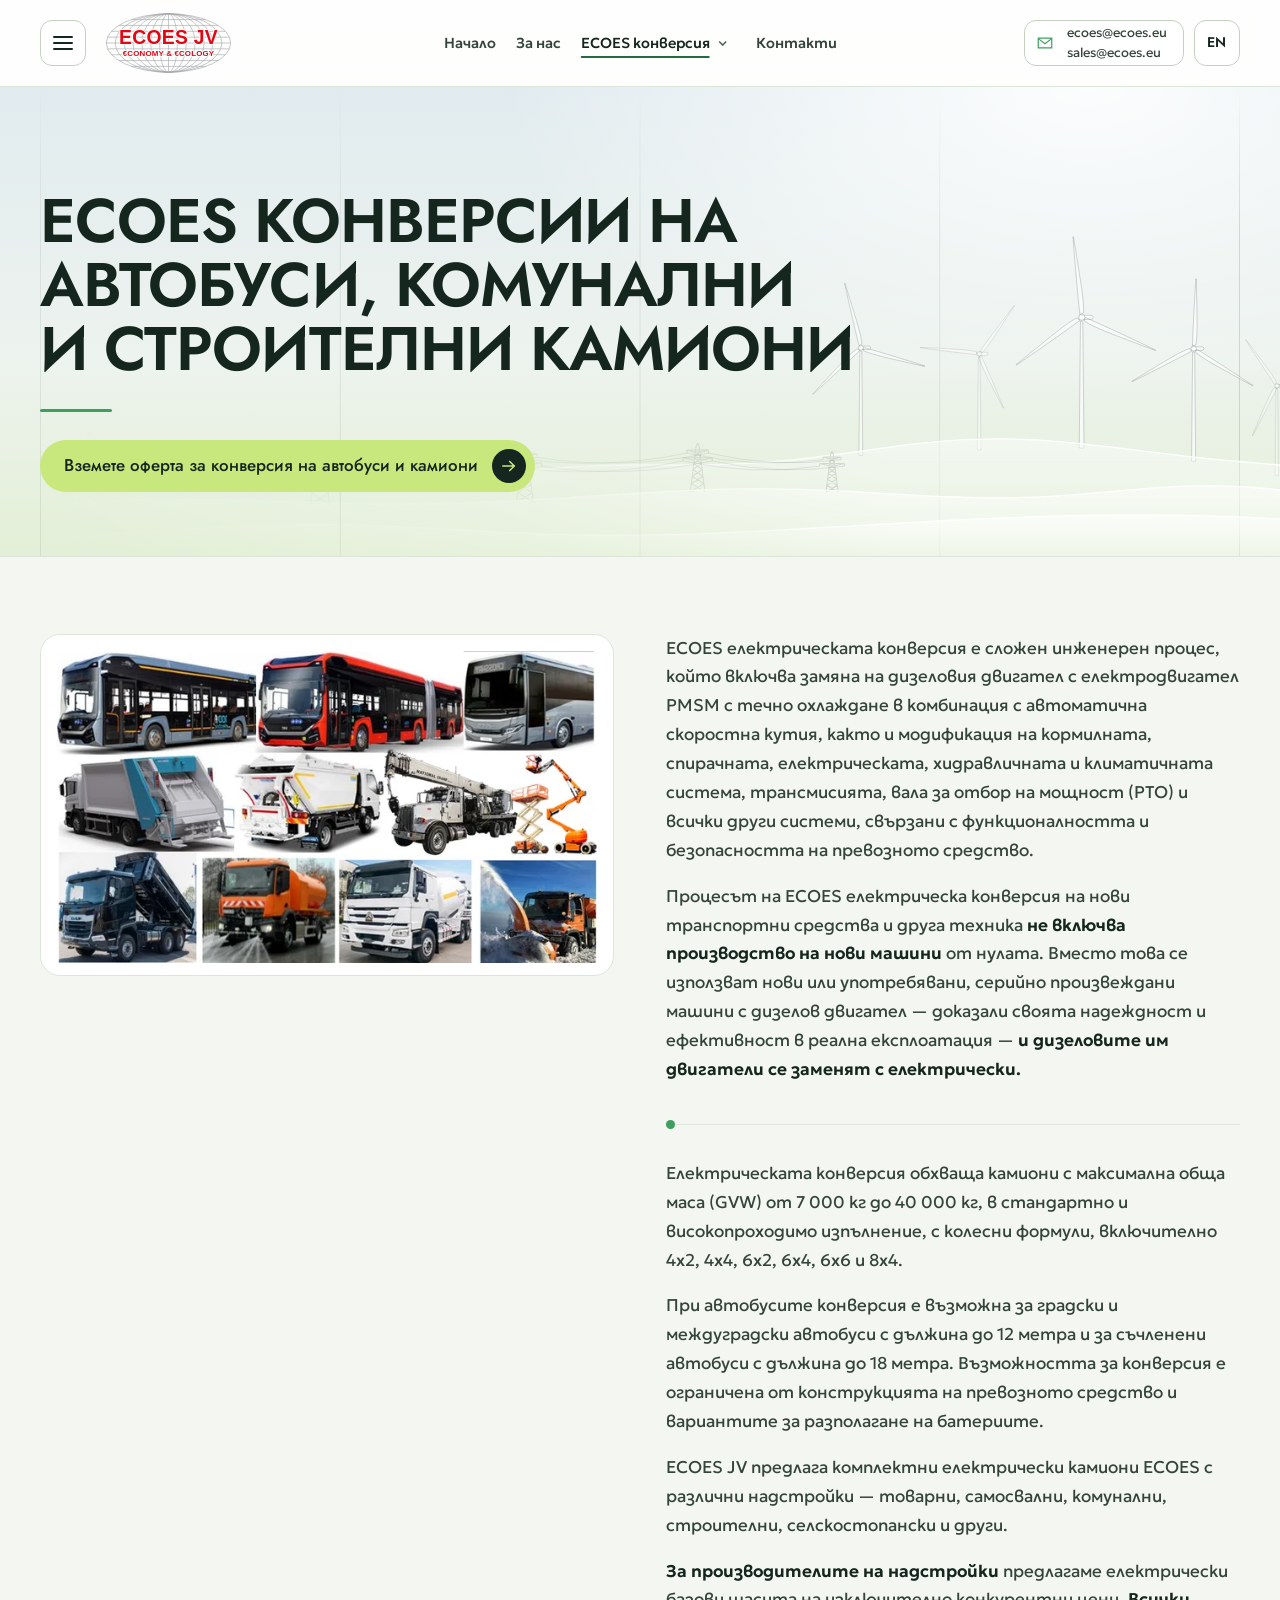
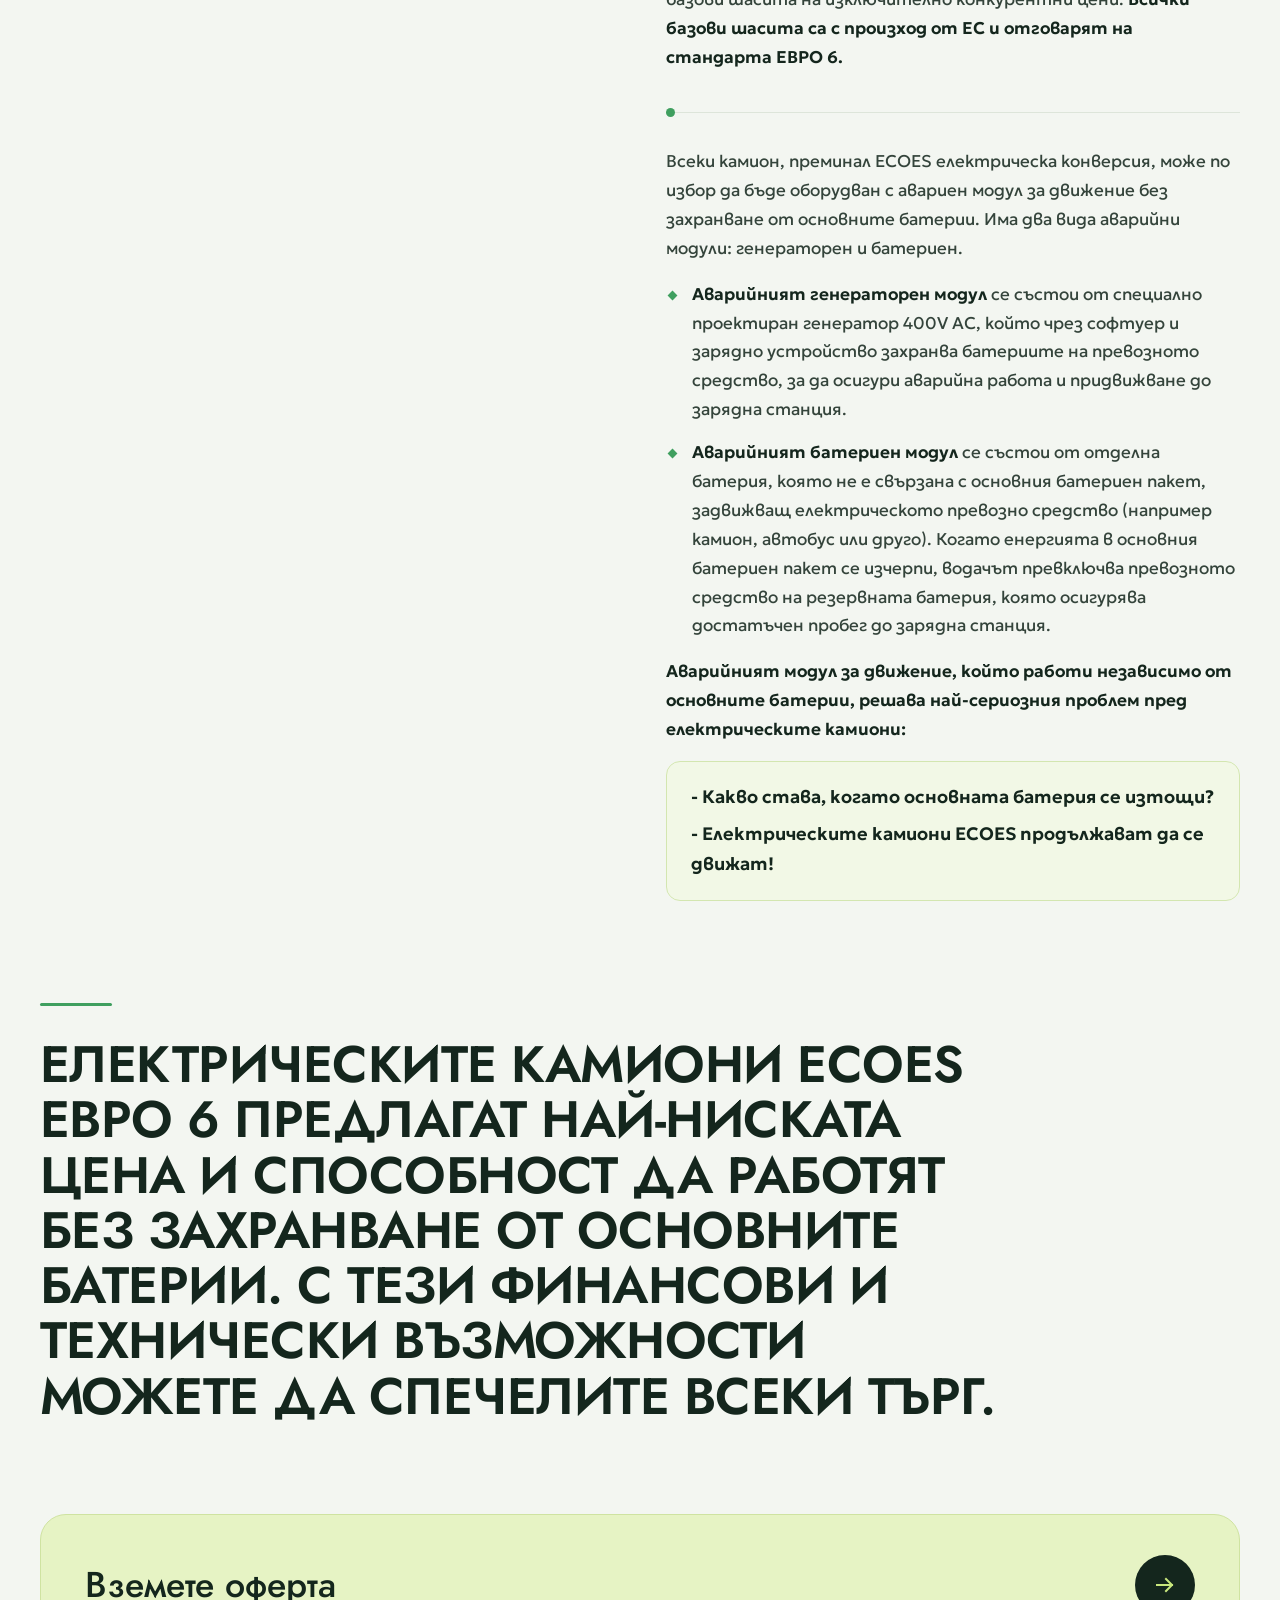
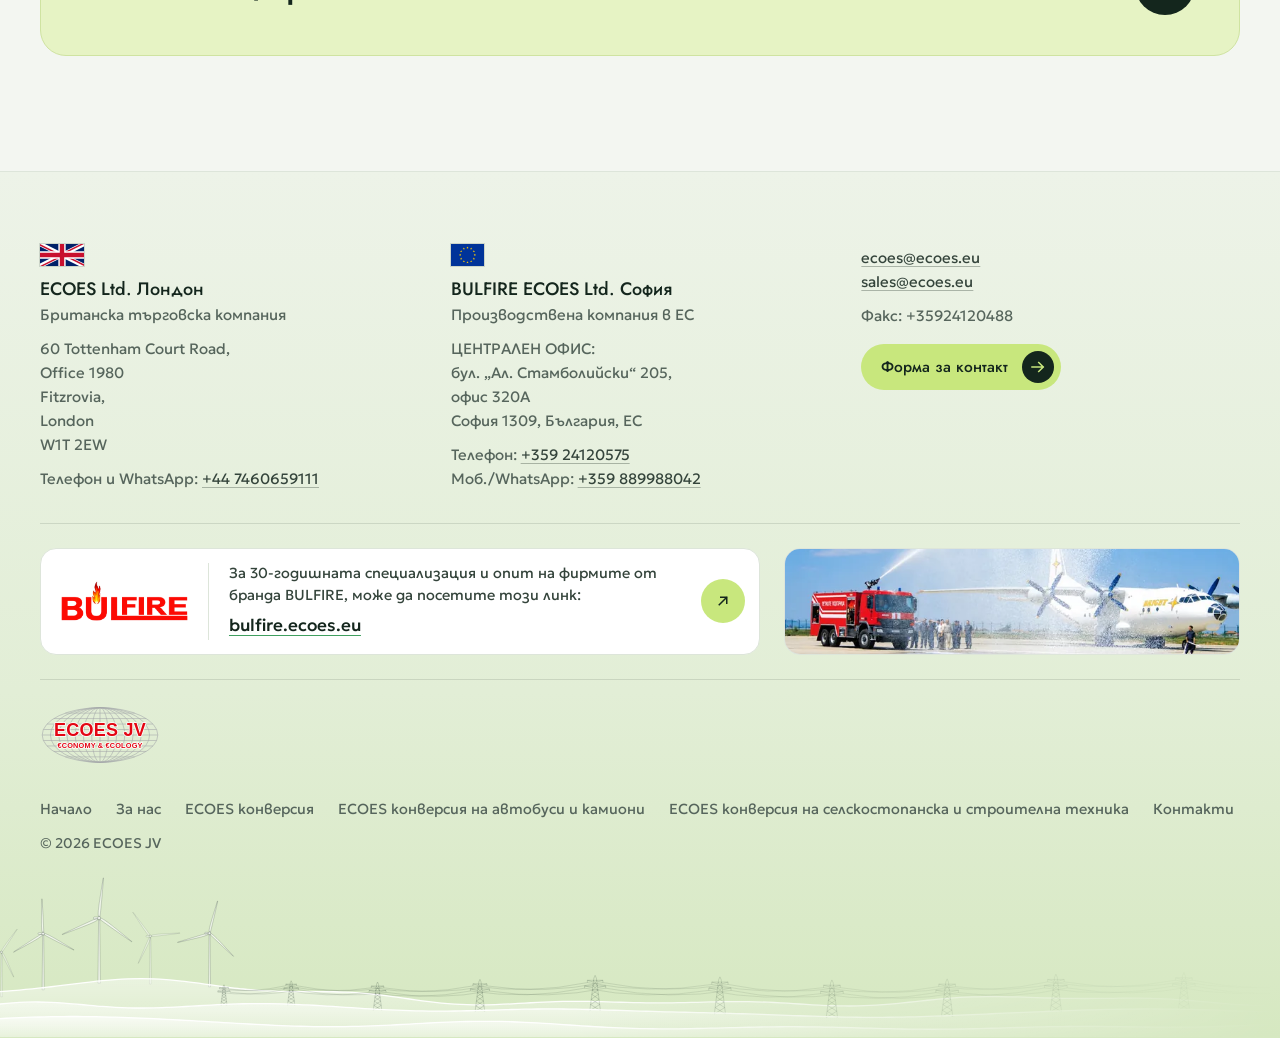
<file: bg/electric-conversions-bus-truck/index.html>
<!doctype html>
<html lang="bg">
<head>
  <meta charset="utf-8">
  <meta name="viewport" content="width=device-width, initial-scale=1">
  <title>ECOES конверсии на автобуси, комунални и строителни камиони - ECOES JV</title>
  <meta name="description" content="Електрическата конверсия обхваща камиони с максимална обща маса от 7 000 кг до 40 000 кг, както и градски, междуградски и съчленени автобуси.">
  <meta name="theme-color" content="#ffffff">
  <link rel="canonical" href="https://ecoes.eu/bg/electric-conversions-bus-truck/">
  <link rel="alternate" hreflang="en" href="https://ecoes.eu/electric-conversions-bus-truck/">
  <link rel="alternate" hreflang="bg" href="https://ecoes.eu/bg/electric-conversions-bus-truck/">
  <link rel="alternate" hreflang="x-default" href="https://ecoes.eu/electric-conversions-bus-truck/">
  <link rel="icon" href="../../assets/img/logo.svg" type="image/svg+xml">
  <link rel="preconnect" href="https://fonts.googleapis.com">
  <link rel="preconnect" href="https://fonts.gstatic.com" crossorigin>
  <link href="https://fonts.googleapis.com/css2?family=Geologica:slnt,wght@-12..0,300..700&family=Jost:wght@400..700&display=swap" rel="stylesheet">
  <link rel="stylesheet" href="../../assets/css/style.css">
</head>
<body>
  <a class="skip-link" href="#main">Към съдържанието</a>

  <header class="site-header">
    <div class="container header-inner">
      <button class="nav-toggle" type="button" aria-label="Меню" aria-expanded="false" aria-controls="main-nav"><span></span></button>
      <a class="brand" href="../" aria-label="ECOES JV - Начало" translate="no">
        <img src="../../assets/img/logo.svg" alt="ECOES JV - €CONOMY &amp; €COLOGY" width="220" height="106">
      </a>
      <nav class="main-nav" id="main-nav" aria-label="Основно меню">
        <ul>
          <li><a href="../"><span>Начало</span></a></li>
          <li><a href="../about-us/"><span>За нас</span></a></li>
          <li class="has-sub is-current">
            <a href="../electric-conversion/"><span><span translate="no">ECOES </span>конверсия</span></a>
            <button class="sub-toggle" type="button" aria-expanded="false" aria-controls="sub-conversion" aria-label="Подменю ECOES конверсия"><svg viewBox="0 0 12 12" aria-hidden="true" focusable="false"><path d="M2.5 4.5 6 8l3.5-3.5" fill="none" stroke="currentColor" stroke-width="1.6"/></svg></button>
            <div class="sub-panel" id="sub-conversion">
              <ul class="sub-nav">
                <li><a href="../electric-conversions-bus-truck/" aria-current="page"><span><span translate="no">ECOES </span>конверсия на автобуси и камиони</span></a></li>
                <li><a href="../electric-agro-truck-construction/"><span><span translate="no">ECOES </span>конверсия на селскостопанска и строителна техника</span></a></li>
              </ul>
            </div>
          </li>
          <li><a href="../contact-us/"><span>Контакти</span></a></li>
        </ul>
      </nav>
      <address class="header-mail" translate="no">
        <svg class="header-mail-icon" viewBox="0 0 24 24" fill="none" stroke="currentColor" stroke-width="1.6" aria-hidden="true" focusable="false"><path d="M3 5.5h18v13H3z"/><path d="m3.5 6.5 8.5 6.5 8.5-6.5"/></svg>
        <span class="header-mail-list"><a href="mailto:ecoes@ecoes.eu">ecoes@ecoes.eu</a><a href="mailto:sales@ecoes.eu">sales@ecoes.eu</a></span>
      </address>
      <div class="lang-switch" role="group" aria-label="Език" translate="no">
        <a href="../../electric-conversions-bus-truck/" hreflang="en" lang="en">EN<span class="visually-hidden"> - English</span></a>
        <a href="./" hreflang="bg" lang="bg" aria-current="page">BG<span class="visually-hidden"> - Български</span></a>
      </div>
    </div>
  </header>

  <main id="main">
    <div class="page-head">
      <div class="container">
        <h1 class="h1-long"><span translate="no">ECOES </span>КОНВЕРСИИ НА АВТОБУСИ, КОМУНАЛНИ И СТРОИТЕЛНИ КАМИОНИ</h1>
        <a class="btn" href="../contact-us/?topic=bus-trucks#contact-form"><span>Вземете оферта за конверсия на автобуси и камиони</span><svg viewBox="0 0 24 24" fill="none" stroke="currentColor" stroke-width="2" stroke-linecap="square" aria-hidden="true" focusable="false"><path d="M4 12h15M13 6l6 6-6 6"/></svg></a>
      </div>
    </div>

    <div class="page-body">
      <div class="container">
        <div class="product">
          <figure class="figure">
            <picture>
              <source type="image/webp" srcset="../../assets/img/bus-trucks/bus-trucks-640.webp 640w, ../../assets/img/bus-trucks/bus-trucks.webp 1158w" sizes="(max-width: 1023px) 100vw, 600px">
              <img src="../../assets/img/bus-trucks/bus-trucks.jpg" srcset="../../assets/img/bus-trucks/bus-trucks-640.jpg 640w, ../../assets/img/bus-trucks/bus-trucks.jpg 1158w" sizes="(max-width: 1023px) 100vw, 600px" alt="Автобуси, общински, комунални и строителни камиони" width="1158" height="669">
            </picture>
          </figure>

          <div class="flow">
            <div class="flow-block">
              <p><span translate="no">ECOES </span>електрическата конверсия е сложен инженерен процес, който включва замяна на дизеловия двигател с електродвигател PMSM с течно охлаждане в комбинация с автоматична скоростна кутия, както и модификация на кормилната, спирачната, електрическата, хидравличната и климатичната система, трансмисията, вала за отбор на мощност (PTO) и всички други системи, свързани с функционалността и безопасността на превозното средство.</p>
              <p>Процесът на<span translate="no"> ECOES </span>електрическа конверсия на нови транспортни средства и друга техника <strong>не включва производство на нови машини</strong> от нулата. Вместо това се използват нови или употребявани, серийно произвеждани машини с дизелов двигател — доказали своята надеждност и ефективност в реална експлоатация — <strong>и дизеловите им двигатели се заменят с електрически.</strong></p>
            </div>

            <div class="flow-block">
              <p>Електрическата конверсия обхваща камиони с максимална обща маса (GVW) от 7&nbsp;000 кг до 40&nbsp;000 кг, в стандартно и високопроходимо изпълнение, с колесни формули, включително 4x2, 4x4, 6x2, 6x4, 6x6 и 8x4.</p>
              <p>При автобусите конверсия е възможна за градски и междуградски автобуси с дължина до 12 метра и за съчленени автобуси с дължина до 18 метра. Възможността за конверсия е ограничена от конструкцията на превозното средство и вариантите за разполагане на батериите.</p>
              <p><span translate="no">ECOES JV </span>предлага комплектни електрически камиони<span translate="no"> ECOES </span>с различни надстройки — товарни, самосвални, комунални, строителни, селскостопански и други.</p>
              <p><strong>За производителите на надстройки</strong> предлагаме електрически базови шасита на изключително конкурентни цени. <strong>Всички базови шасита са с произход от ЕС и отговарят на стандарта ЕВРО 6.</strong></p>
            </div>

            <div class="flow-block">
              <p>Всеки камион, преминал<span translate="no"> ECOES </span>електрическа конверсия, може по избор да бъде оборудван с авариен модул за движение без захранване от основните батерии. Има два вида аварийни модули: генераторен и батериен.</p>
              <ul class="doc-list">
                <li><strong>Аварийният генераторен модул</strong> се състои от специално проектиран генератор 400V AC, който чрез софтуер и зарядно устройство захранва батериите на превозното средство, за да осигури аварийна работа и придвижване до зарядна станция.</li>
                <li><strong>Аварийният батериен модул</strong> се състои от отделна батерия, която не е свързана с основния батериен пакет, задвижващ електрическото превозно средство (например камион, автобус или друго). Когато енергията в основния батериен пакет се изчерпи, водачът превключва превозното средство на резервната батерия, която осигурява достатъчен пробег до зарядна станция.</li>
              </ul>
              <p><strong>Аварийният модул за движение, който работи независимо от основните батерии, решава най-сериозния проблем пред електрическите камиони:</strong></p>
              <div class="callout">
                <p>- Какво става, когато основната батерия се изтощи?</p>
                <p>- Електрическите камиони<span translate="no"> ECOES </span>продължават да се движат!</p>
              </div>
            </div>
          </div>
        </div>

        <p class="statement">ЕЛЕКТРИЧЕСКИТЕ КАМИОНИ<span translate="no"> ECOES </span>ЕВРО 6 ПРЕДЛАГАТ НАЙ-НИСКАТА ЦЕНА И СПОСОБНОСТ ДА РАБОТЯТ БЕЗ ЗАХРАНВАНЕ ОТ ОСНОВНИТЕ БАТЕРИИ. С ТЕЗИ ФИНАНСОВИ И ТЕХНИЧЕСКИ ВЪЗМОЖНОСТИ МОЖЕТЕ ДА СПЕЧЕЛИТЕ ВСЕКИ ТЪРГ.</p>

        <a class="cta plate" href="../contact-us/?topic=bus-trucks#contact-form">
          <span class="cta-text">Вземете оферта</span>
          <span class="cta-go" aria-hidden="true"><svg viewBox="0 0 24 24" fill="none" stroke="currentColor" stroke-width="2" stroke-linecap="square" aria-hidden="true" focusable="false"><path d="M4 12h15M13 6l6 6-6 6"/></svg></span>
        </a>

      </div>
    </div>
  </main>

  <footer class="site-footer">
    <div class="container">
      <div class="footer-offices">
        <div class="footer-office">
          <img class="flag" src="../../assets/img/flags/uk.svg" alt="" width="60" height="30">
          <h2><span translate="no">ECOES Ltd. </span>Лондон</h2>
          <p>Британска търговска компания</p>
          <p translate="no">60 Tottenham Court Road,<br>Office 1980<br>Fitzrovia,<br>London<br>W1T 2EW</p>
          <p>Телефон и WhatsApp: <a href="tel:+447460659111" translate="no">+44 7460659111</a></p>
        </div>
        <div class="footer-office">
          <img class="flag" src="../../assets/img/flags/eu.svg" alt="" width="45" height="30">
          <h2><span translate="no">BULFIRE ECOES Ltd. </span>София</h2>
          <p>Производствена компания в ЕС</p>
          <p>ЦЕНТРАЛЕН ОФИС:<br><span translate="no">бул. „Ал. Стамболийски“ 205,<br>офис 320А<br>София 1309, България, ЕС</span></p>
          <p>Телефон: <a href="tel:+35924120575" translate="no">+359 24120575</a><br>Моб./WhatsApp: <a href="tel:+359889988042" translate="no">+359 889988042</a></p>
        </div>
        <div class="footer-office">
          <p><a href="mailto:ecoes@ecoes.eu" translate="no">ecoes@ecoes.eu</a><br><a href="mailto:sales@ecoes.eu" translate="no">sales@ecoes.eu</a></p>
          <p>Факс: <span translate="no">+35924120488</span></p>
          <a class="btn" href="../contact-us/#contact-form"><span>Форма за контакт</span><svg viewBox="0 0 24 24" fill="none" stroke="currentColor" stroke-width="2" stroke-linecap="square" aria-hidden="true" focusable="false"><path d="M4 12h15M13 6l6 6-6 6"/></svg></a>
        </div>
      </div>
      <div class="footer-bulfire">
        <a class="bulfire-link plate" href="https://bulfire.ecoes.eu/" target="_blank" rel="noopener">
          <picture class="bulfire-logo">
            <source srcset="../../assets/img/bulfire/bulfire-logo.webp" type="image/webp">
            <img src="../../assets/img/bulfire/bulfire-logo.png" alt="BULFIRE" width="419" height="132" loading="lazy">
          </picture>
          <span class="bulfire-body">
            <span class="bulfire-text">За 30-годишната специализация и опит на фирмите от бранда<span translate="no"> BULFIRE</span>, може да посетите този линк:</span>
            <span class="bulfire-url" translate="no">bulfire.ecoes.eu</span>
          </span>
          <span class="bulfire-go" aria-hidden="true"><svg viewBox="0 0 24 24" fill="none" stroke="currentColor" stroke-width="2" stroke-linecap="square" aria-hidden="true" focusable="false"><path d="M7 17L17 7M9 7h8v8"/></svg></span>
          <span class="visually-hidden"> (отваря се в нов раздел)</span>
        </a>
        <picture class="bulfire-photo">
          <source type="image/webp" srcset="../../assets/img/bulfire/airport-640.webp 640w, ../../assets/img/bulfire/airport-1200.webp 1200w" sizes="(min-width: 1140px) 580px, (min-width: 800px) 720px, 100vw">
          <img src="../../assets/img/bulfire/airport-640.jpg" srcset="../../assets/img/bulfire/airport-640.jpg 640w, ../../assets/img/bulfire/airport-1200.jpg 1200w" sizes="(min-width: 1140px) 580px, (min-width: 800px) 720px, 100vw" alt="Летищен пожарен автомобил на BULFIRE пръска вода над самолет" width="1200" height="422" loading="lazy">
        </picture>
      </div>
      <div class="footer-inner">
        <a class="footer-brand" href="../" aria-label="ECOES JV - Начало" translate="no">
          <img src="../../assets/img/logo.svg" alt="ECOES JV" width="220" height="106" loading="lazy">
        </a>
        <nav class="footer-nav" aria-label="Долно меню">
          <ul>
            <li><a href="../"><span>Начало</span></a></li>
            <li><a href="../about-us/"><span>За нас</span></a></li>
            <li><a href="../electric-conversion/"><span><span translate="no">ECOES </span>конверсия</span></a></li>
            <li><a href="../electric-conversions-bus-truck/"><span><span translate="no">ECOES </span>конверсия на автобуси и камиони</span></a></li>
            <li><a href="../electric-agro-truck-construction/"><span><span translate="no">ECOES </span>конверсия на селскостопанска и строителна техника</span></a></li>
            <li><a href="../contact-us/"><span>Контакти</span></a></li>
          </ul>
        </nav>
      </div>
      <p class="footer-copy">© 2026 <span translate="no">ECOES JV</span></p>
    </div>
  </footer>

  <script src="../../assets/js/main.js" defer></script>
</body>
</html>
</file>
<file: assets/css/style.css>
/* ECOES JV — site styles
   Bright, airy eco look: a sky-to-meadow light in the hero and the page heads, crossed by thin
   column lines on the content grid; white cards with soft corners; deep forest-green ink,
   leaf-green lines and fresh lime for the buttons. The brand red is kept for the € signs.
   Every text box wraps, so the layout holds when the page is translated. Notes in CLAUDE.md. */

:root {
  color-scheme: light;

  /* palette */
  --haze: #f3f6f1;          /* page ground: morning haze */
  --paper: #ffffff;         /* cards, header, panels */
  --sky: #e1ebef;           /* top of the hero light */
  --meadow: #d6e8c1;        /* bottom of the hero light, footer */
  --ink: #14261d;           /* headings, strong text */
  --text: #34443b;          /* body text */
  --muted: #56655c;         /* secondary text */
  --line: #dde5da;          /* hairlines, card edges */
  --line-strong: #c4d0c0;   /* frames of the header controls */
  --field-edge: #84967f;    /* form fields (3:1 on white) */
  --leaf: #256b40;          /* links, numbers, focus ring */
  --sprout: #3f9f5f;        /* drawn lines: hero trace, wires, nodes, markers */
  --lime: #c8e77d;          /* buttons */
  --lime-deep: #b6dc5c;     /* button hover */
  --lime-soft: #e6f3c4;     /* the closing call to action */
  --signal: #e30613;        /* brand red: the € signs, missing data */
  --error: #b42318;
  --grid-line: rgba(20, 38, 29, .08);
  --lift: 0 22px 44px -26px rgba(20, 38, 29, .32);

  /* type */
  --font-display: "Jost", "Futura", "Century Gothic", Arial, sans-serif;
  --font-text: "Geologica", "Segoe UI", Arial, sans-serif;

  /* layout */
  --container: 1320px;
  --gutter: clamp(16px, 4vw, 40px);
  --header-h: 86px;
  --radius: 18px;

  /* layers */
  --z-header: 50;
  --z-skip: 100;
}

*, *::before, *::after { box-sizing: border-box; }

html {
  -webkit-text-size-adjust: 100%;
  scroll-padding-top: calc(var(--header-h) + 16px);
}
html.nav-lock,
html.lightbox-open { overflow: hidden; }

body {
  margin: 0;
  font-family: var(--font-text);
  font-size: 17px;
  font-weight: 400;
  line-height: 1.7;
  color: var(--text);
  background: var(--haze);
  -webkit-font-smoothing: antialiased;
  overflow-wrap: break-word;
}

img { max-width: 100%; display: block; }
a { color: inherit; }
a, button { touch-action: manipulation; }
strong { font-weight: 600; color: var(--ink); }
em { font-style: oblique 10deg; }
::selection { background: var(--lime); color: var(--ink); }

:focus-visible {
  outline: 2px solid var(--leaf);
  outline-offset: 3px;
}

.container {
  width: 100%;
  max-width: calc(var(--container) + 2 * var(--gutter));
  margin: 0 auto;
  padding: 0 var(--gutter);
}

.visually-hidden {
  position: absolute !important;
  width: 1px;
  height: 1px;
  margin: -1px;
  padding: 0;
  overflow: hidden;
  clip: rect(0 0 0 0);
  white-space: nowrap;
  border: 0;
}
.nobr { white-space: nowrap; }   /* a certificate number breaks only after its slash (<wbr>) */

.skip-link {
  position: absolute;
  left: -9999px;
  top: 12px;
  z-index: var(--z-skip);
  padding: 10px 16px;
  border-radius: 10px;
  background: var(--leaf);
  color: var(--paper);
  font-weight: 600;
}
.skip-link:focus { left: 12px; }

/* ---------- Cards: one soft shape for every panel ---------- */

.plate,
.org-jv, .org-card, .bio-photo, .bio-text, .callout,
.office, .figure, .partner-link picture, .sub-nav, .doc-link {
  --edge: var(--line);
  --fill: var(--paper);
  border: 1px solid var(--edge);
  border-radius: var(--radius);
  background: var(--fill);
}

/* ---------- Header and navigation ---------- */

.site-header {
  position: sticky;
  top: 0;
  z-index: var(--z-header);
  border-bottom: 1px solid var(--line);
}
/* the blur sits on a pseudo-element so the full-screen menu is not trapped inside the header */
.site-header::before {
  content: "";
  position: absolute;
  inset: 0;
  z-index: -1;
  background: rgba(255, 255, 255, .88);
  -webkit-backdrop-filter: saturate(140%) blur(14px);
          backdrop-filter: saturate(140%) blur(14px);
}

.header-inner {
  min-height: var(--header-h);
  display: flex;
  align-items: center;
  gap: 18px;
  padding-top: 8px;
  padding-bottom: 8px;
}

.brand {
  position: relative;
  z-index: 2;
  display: inline-flex;
  flex-shrink: 0;
  margin-right: auto;
}
.brand img { height: 62px; width: auto; }

.main-nav { flex: 1 1 auto; min-width: 0; }
.main-nav ul {
  list-style: none;
  margin: 0;
  padding: 0;
  display: flex;
  flex-wrap: nowrap;
  justify-content: center;
  align-items: center;
  column-gap: calc(20px * var(--nav-scale, 1));
}
/* centred between the logo and the right-hand group, then moved by main.js (--nav-shift) to
   the middle of the window, as far as the free space allows (the two sides differ in width) */
.main-nav > ul { transform: translateX(var(--nav-shift, 0px)); }
.nav-open .main-nav > ul { transform: none; }
.main-nav a {
  position: relative;
  display: flex;
  align-items: center;
  min-height: 40px;
  font-size: calc(14.5px * var(--nav-scale, 1));
  font-weight: 500;
  line-height: 1.25;
  color: var(--text);
  text-decoration: none;
  white-space: nowrap;
  transition: color .2s ease-out;
}
.main-nav a::after {
  content: "";
  position: absolute;
  left: 0;
  right: 0;
  bottom: 5px;
  height: 2px;
  border-radius: 2px;
  background: var(--sprout);
  transform: scaleX(0);
  transform-origin: left center;
  transition: transform .2s ease-out;
}
.main-nav a:hover { color: var(--ink); }
.main-nav a:hover::after { transform: scaleX(1); }
.main-nav a[aria-current="page"] { color: var(--ink); }
.main-nav a[aria-current="page"]::after { transform: scaleX(1); background: var(--leaf); }

/* "ECOES Conversion" and its two conversion pages: with a mouse the panel slides down on hover,
   the arrow button opens it for touch and keyboard. A green wire drops from the link to the panel,
   which main.js shifts left (--sub-shift) if it would leave the window. */
.main-nav .has-sub { position: relative; display: flex; align-items: center; }
.sub-toggle {
  display: inline-flex;
  align-items: center;
  justify-content: center;
  width: max(24px, calc(26px * var(--nav-scale, 1)));
  height: 40px;
  padding: 0;
  color: var(--muted);
  background: none;
  border: 0;
  border-radius: 8px;
  cursor: pointer;
  transition: color .2s ease-out;
}
.sub-toggle svg { width: 12px; height: 12px; transition: transform .2s ease-out; }
.sub-toggle:hover,
.sub-toggle[aria-expanded="true"] { color: var(--leaf); }
.sub-toggle[aria-expanded="true"] svg { transform: rotate(180deg); }

.sub-panel {
  --wire: 26px;
  position: absolute;
  top: 100%;
  left: var(--sub-shift, 0px);
  z-index: 3;
  width: max-content;
  max-width: min(580px, calc(100vw - 32px));
  padding-top: var(--wire);          /* part of the panel, so the hover holds on the way down */
  visibility: hidden;
  opacity: 0;
  transform: translateY(-10px);
  transition: opacity .18s ease-out, transform .18s ease-out, visibility 0s linear .18s;
}
.sub-panel::before {                 /* the wire, from the link's underline to the panel */
  content: "";
  position: absolute;
  top: -5px;
  left: calc(14px - var(--sub-shift, 0px));
  width: 2px;
  height: calc(var(--wire) + 5px);
  background: var(--sprout);
}
.main-nav .has-sub.is-open > a::after { transform: scaleX(1); }
.has-sub.is-open > .sub-panel {
  visibility: visible;
  opacity: 1;
  transform: none;
  transition: opacity .18s ease-out, transform .18s ease-out, visibility 0s;
}
@media (hover: hover) {
  .has-sub:hover > .sub-panel {
    visibility: visible;
    opacity: 1;
    transform: none;
    transition: opacity .18s ease-out, transform .18s ease-out, visibility 0s;
  }
  .has-sub.is-dismissed:hover > .sub-panel {      /* closed with Escape until the mouse leaves */
    visibility: hidden;
    opacity: 0;
    transform: translateY(-10px);
  }
  .has-sub:hover > .sub-toggle { color: var(--leaf); }
  .has-sub:hover > .sub-toggle svg { transform: rotate(180deg); }
  .main-nav .has-sub:hover > a::after { transform: scaleX(1); }
}
.main-nav .sub-nav {                 /* a column, not the row of the links above */
  --radius: 14px;
  display: block;
  margin: 0;
  padding: 6px 0;
  box-shadow: 0 18px 40px -16px rgba(20, 38, 29, .22);
}
.sub-nav li + li { margin: 0 16px; border-top: 1px solid var(--line); }
.sub-nav li + li a { margin: 0 -16px; }
.main-nav .sub-nav a {
  gap: 12px;
  min-height: 48px;
  padding: 10px 24px 10px 18px;
  font-size: 15px;
  line-height: 1.35;
  white-space: normal;
}
.main-nav .sub-nav a::after { content: none; }
.main-nav .sub-nav a::before {       /* the diamond of the lists on the document pages */
  content: "";
  flex-shrink: 0;
  width: 7px;
  height: 7px;
  border: 1px solid var(--sprout);
  transform: rotate(45deg);
  transition: background-color .2s ease-out;
}
.main-nav .sub-nav a:hover::before { background: var(--sprout); }
.main-nav .sub-nav a[aria-current="page"]::before { background: var(--leaf); border-color: var(--leaf); }
.main-nav .sub-nav a:focus-visible { outline-offset: -4px; }
/* on the bus & trucks and agro pages the parent link carries the current-page mark */
.main-nav .has-sub.is-current > a { color: var(--ink); }
.main-nav .has-sub.is-current > a::after { transform: scaleX(1); background: var(--leaf); }

/* the header row may use more width than the page content */
.site-header .container { max-width: calc(1700px + 2 * var(--gutter)); }

/* our own Bulgarian wording (links, buttons), shown when the page is translated to Bulgarian (the browser sets lang="bg") */
.l10n-bg { display: none; }
html[lang|="bg"] .l10n-src { display: none; }
html[lang|="bg"] .l10n-bg { display: inline; }

/* small white frames in the header: the menu button (left), the e-mail box and the language switch (right) */
.nav-toggle,
.header-mail,
.lang-switch {
  position: relative;
  z-index: 2;
  flex-shrink: 0;
  border: 1px solid var(--line-strong);
  border-radius: 12px;
  background: var(--paper);
  transition: border-color .2s ease-out;
}

/* the two e-mail addresses, one above the other, left of the language button (client's request).
   It gives way first when the row of links needs the room (main.js adds .mail-off), and on phones. */
.header-mail {
  display: flex;
  align-items: center;
  gap: 9px;
  height: 46px;
  margin-right: -8px;               /* one group with the language button */
  padding: 0 12px 0 11px;
  font-style: normal;
}
.header-mail-icon { width: 18px; height: 18px; flex-shrink: 0; color: var(--sprout); }
.header-mail-list { display: flex; flex-direction: column; }
.header-mail a {
  display: block;
  padding: 0 4px;
  border-radius: 6px;
  font-size: 13px;
  line-height: 20px;
  color: var(--text);
  text-decoration: none;
  transition: color .2s ease-out;
}
.header-mail a:hover { color: var(--leaf); }
.header-mail a:focus-visible { outline-offset: -1px; }
.mail-off .header-mail { display: none; }
@media (max-width: 479px) {
  .header-mail { display: none; }
}

/* the menu button: always there, left of the logo, opens every section full-screen */
.nav-toggle {
  display: inline-flex;
  width: 46px;
  height: 46px;
  padding: 0;
  align-items: center;
  justify-content: center;
  color: var(--ink);
  cursor: pointer;
  transition: color .2s ease-out, border-color .2s ease-out;
}
.nav-toggle:hover { color: var(--leaf); border-color: var(--leaf); }
.nav-toggle span,
.nav-toggle span::before,
.nav-toggle span::after {
  display: block;
  width: 20px;
  height: 2px;
  border-radius: 2px;
  background: currentColor;
  position: relative;
  transition: transform .2s ease-out, background-color .2s ease-out;
}
.nav-toggle span::before,
.nav-toggle span::after { content: ""; position: absolute; left: 0; }
.nav-toggle span::before { top: -6px; }
.nav-toggle span::after { top: 6px; }
.nav-open .nav-toggle span { background: transparent; }
.nav-open .nav-toggle span::before { transform: translateY(6px) rotate(45deg); }
.nav-open .nav-toggle span::after { transform: translateY(-6px) rotate(-45deg); }

/* language switch, right end of the header: shows the other language (BG on English pages, EN on
   Bulgarian ones) in a frame the size of the menu button, so the row of links keeps its room.
   The link to the current language stays in the markup for main.js but is not shown. */
.lang-switch { display: flex; }
.lang-switch:hover { border-color: var(--leaf); }
.lang-switch a {
  display: inline-flex;
  align-items: center;
  justify-content: center;
  min-width: 44px;
  height: 44px;
  padding: 0 8px;
  border-radius: 11px;
  font-family: var(--font-display);
  font-size: 14px;
  font-weight: 600;
  letter-spacing: .06em;
  color: var(--ink);
  text-decoration: none;
  transition: color .2s ease-out;
}
.lang-switch a:hover { color: var(--leaf); }
.lang-switch a[aria-current] { display: none; }

/* main.js scales the row of links down so it stays on one line in any language; below 1024px only the menu button remains */
.nav-inline-off .main-nav { display: none; }

/* full-screen menu */
.nav-open .main-nav {
  position: fixed;
  inset: 0;
  z-index: 1;
  display: flex;
  overflow-y: auto;
  padding: calc(var(--header-h) + 32px) var(--gutter) 48px;
  background:
    url("../img/deco/landscape.svg") right bottom / auto clamp(150px, 28vw, 380px) no-repeat,
    linear-gradient(180deg, var(--sky) 0%, var(--haze) 45%, #e4efd7 100%);
  visibility: visible;
  animation: menu-in .22s ease-out;
}
@keyframes menu-in { from { opacity: 0; transform: translateY(-8px); } }
.nav-open .main-nav ul {
  flex-direction: column;
  flex-wrap: nowrap;
  align-items: stretch;
  justify-content: flex-start;
  width: 100%;
  max-width: var(--container);
  margin: 0 auto auto;
}
.nav-open .main-nav li { border-bottom: 1px solid rgba(20, 38, 29, .12); }
.nav-open .main-nav a {
  min-height: 64px;
  padding: 10px 0;
  font-family: var(--font-display);
  font-size: clamp(20px, 3.2vw, 32px);
  font-weight: 500;
  color: var(--ink);
  white-space: normal;
}
.nav-open .main-nav a::after { bottom: 0; right: auto; width: 56px; }
/* in the full-screen menu the two conversion pages sit under "ECOES Conversion", on a green rail */
.nav-open .main-nav .has-sub { display: block; }
.nav-open .sub-toggle { display: none; }
.nav-open .sub-panel {
  position: static;
  width: auto;
  max-width: none;
  padding: 0 0 16px;
  visibility: visible;
  opacity: 1;
  transform: none;
  transition: none;
}
.nav-open .sub-panel::before { content: none; }
.nav-open .main-nav .sub-nav {
  width: auto;
  margin: 0 0 0 4px;
  padding: 0 0 0 22px;
  border: 0;
  border-left: 2px solid var(--sprout);
  border-radius: 0;
  background: none;
  box-shadow: none;
}
.nav-open .main-nav .sub-nav li { margin: 0; border: 0; }
.nav-open .main-nav .sub-nav a {
  margin: 0;
  min-height: 52px;
  padding: 8px 0;
  font-size: clamp(17px, 2.4vw, 24px);
}

/* ---------- The light of the hero and the page heads ----------
   Sky at the top, a sunny haze, meadow green at the bottom; thin column lines on the content grid. */

.hero,
.page-head {
  position: relative;
  overflow: hidden;
  border-bottom: 1px solid var(--line);
}
.hero::before,
.page-head::before {
  content: "";
  position: absolute;
  top: 0;
  bottom: 0;
  left: max(var(--gutter), calc(50% - var(--container) / 2));
  right: max(var(--gutter), calc(50% - var(--container) / 2));
  border-right: 1px solid var(--grid-line);
  background: linear-gradient(90deg, var(--grid-line) 1px, transparent 1px) 0 0 / 25% 100%;
  pointer-events: none;
}
@media (max-width: 767px) {
  .hero::before,
  .page-head::before { background-size: 50% 100%; }
}

/* The transparent landscape (assets/img/deco, drawn by tools/landscape.py): misty hills in layers
   of translucent white, a wind farm and a power line. White only, so it lightens the light behind
   the text and never darkens it. Anchored bottom right at the height set per place; the drawing
   continues far to the left, so it covers any width. Also in the menu and, mirrored, the footer.
   Home has its own symmetrical scene (see the hero). */
.hero::after,
.page-head::after,
.site-footer::before {
  content: "";
  position: absolute;
  right: 0;
  bottom: 0;
  left: 0;
  background: url("../img/deco/landscape.svg") right bottom / auto 100% no-repeat;
  pointer-events: none;
}
@media (forced-colors: active) {
  .hero::after,
  .page-head::after,
  .site-footer::before { display: none; }
  .nav-open .main-nav { background-image: none; }
}

/* ---------- Home: hero ---------- */

.hero {
  isolation: isolate;   /* layers, back to front: column lines, globe, landscape, then the text */
  background:
    radial-gradient(1100px 640px at 80% 4%, rgba(255, 255, 255, .95), rgba(255, 255, 255, 0) 62%),
    linear-gradient(180deg, var(--sky) 0%, #edf3ee 46%, #e3efd5 76%, var(--meadow) 100%);
}
.hero::before {
  z-index: -3;
  -webkit-mask-image: linear-gradient(to bottom, transparent, #000 16%, #000 84%, transparent);
          mask-image: linear-gradient(to bottom, transparent, #000 16%, #000 84%, transparent);
}
.hero-globe {
  /* the logo's globe, drawn large and faint, centred behind the slogan as in the logo */
  position: absolute;
  z-index: -2;
  top: 50%;
  left: 50%;
  width: min(1100px, 95vw);
  height: auto;
  transform: translate(-50%, -50%);
  color: var(--sprout);
  opacity: .3;
  pointer-events: none;
}
/* a wind farm on each side of the centred slogan, a low valley under the words (no power line);
   the drawing takes the width of the hero (at least 560px, centred) */
.hero::after {
  z-index: -1;
  top: 0;
  background: url("../img/deco/landscape-hero.svg") center bottom / max(100%, 560px) auto no-repeat;
}
/* the text stands centred (client's request): the company name, €CONOMY over €COLOGY at the
   same width, the green line below */
.hero-inner {
  position: relative;
  min-height: clamp(440px, 74vh, 780px);
  display: flex;
  flex-direction: column;
  justify-content: flex-end;
  align-items: center;
  text-align: center;
  padding-top: clamp(56px, 10vh, 120px);
  padding-bottom: clamp(48px, 8vh, 96px);
}
.hero h1 { margin: 0; font-weight: inherit; }
.hero-name {
  display: block;
  max-width: 46ch;
  margin-inline: auto;
  font-size: clamp(14px, 1.6vw, 19px);
  font-weight: 500;
  line-height: 1.45;
  letter-spacing: .04em;
  color: var(--text);   /* not muted: the globe's lines run behind it */
}
.hero-slogan {
  display: block;
  margin-top: .18em;
  font-family: var(--font-display);
  font-size: clamp(44px, 9vw, 128px);
  font-weight: 600;
  line-height: .98;
  letter-spacing: -.02em;
  color: var(--ink);
}
/* one word per line. In Jost 600 €CONOMY is 0.41em wider than €COLOGY: tighten the one and open
   the other by the same amount over their six gaps, so both lines start and end flush. The space
   after the last letter is taken back, so the letters themselves are centred. */
.hero-word {
  display: block;
  letter-spacing: var(--track);
  margin-right: calc(-1 * var(--track));
}
.hero-word--economy { --track: -.054em; }
.hero-word--ecology { --track: .014em; }
.eu { color: var(--signal); }
.hero-trace {
  display: block;
  width: min(100%, 1000px);   /* centred under the slogan; the line draws in over 1000px at most */
  height: 28px;
  margin-top: clamp(28px, 4vw, 44px);
  overflow: visible;
}
.hero-trace path {
  fill: none;
  stroke: var(--sprout);
  stroke-width: 2;
  stroke-linejoin: round;
  vector-effect: non-scaling-stroke;
  stroke-dasharray: 1;
  stroke-dashoffset: 1;
  animation: trace-in 1.8s .35s cubic-bezier(.65, 0, .25, 1) forwards;
}
@keyframes trace-in { to { stroke-dashoffset: 0; } }

/* ---------- Home: section tiles ---------- */

.tiles-section { padding: clamp(48px, 7vw, 96px) 0 clamp(64px, 9vw, 120px); }
/* three tiles: one under the other on phones, two with the third centred under them on tablets
   and small laptops, three in a row from 1240px */
.tiles {
  --tiles-gap: clamp(18px, 2.4vw, 28px);
  display: grid;
  grid-template-columns: minmax(0, 1fr);
  gap: var(--tiles-gap);
}
@media (min-width: 860px) {
  .tiles { grid-template-columns: repeat(2, minmax(0, 1fr)); }
  .tiles > .tile:last-child:nth-child(odd) {
    grid-column: 1 / -1;
    justify-self: center;
    width: calc((100% - var(--tiles-gap)) / 2);
  }
}
@media (min-width: 1240px) {
  .tiles { grid-template-columns: repeat(3, minmax(0, 1fr)); }
  .tiles > .tile:last-child:nth-child(odd) { grid-column: auto; width: auto; }
}

.tile {
  --radius: 22px;
  display: flex;
  flex-direction: column;
  color: inherit;
  text-decoration: none;
  transition: transform .3s cubic-bezier(.2, .7, .2, 1), box-shadow .3s ease-out, border-color .2s ease-out;
}
.tile-media {
  flex: 1;
  display: flex;
  flex-direction: column;
  gap: 10px;
  margin: 10px 10px 0;
  padding: 14px 14px 10px;
  border-radius: 14px;
  background: var(--paper);
}
.tile-media > picture,
.tile-media > .collage { margin-top: auto; }
.tile-media img {
  width: 100%;
  height: auto;
  transition: transform .5s cubic-bezier(.2, .7, .2, 1);
}
.tile-foot {
  display: flex;
  align-items: center;
  justify-content: space-between;
  gap: 18px;
  padding: 20px 24px 24px;
  border-top: 1px solid var(--line);
}
.tile-foot h2 {
  margin: 0;
  font-family: var(--font-display);
  font-size: clamp(19px, 1.8vw, 24px);
  font-weight: 600;
  line-height: 1.2;
  color: var(--ink);
  text-wrap: balance;
}
.tile-go {
  flex-shrink: 0;
  display: inline-flex;
  align-items: center;
  justify-content: center;
  width: 48px;
  height: 48px;
  border-radius: 50%;
  color: var(--ink);
  background: var(--lime);
  transition: background-color .2s ease-out, color .2s ease-out;
}
.tile-go svg { width: 20px; height: 20px; transition: transform .2s ease-out; }
.tile:hover, .tile:focus-visible { --edge: var(--line-strong); box-shadow: var(--lift); transform: translateY(-3px); }
.tile:hover .tile-media img { transform: scale(1.03); }
.tile:hover .tile-go, .tile:focus-visible .tile-go { background: var(--ink); color: var(--lime); }
.tile:hover .tile-go svg { transform: translateX(3px); }

/* labels that belong to a photo: they wrap instead of sitting on top of it */
.chips {
  list-style: none;
  margin: 0;
  padding: 0;
  display: flex;
  flex-wrap: wrap;
  gap: 8px;
}
.chips li:not(.collage-label),
.collage-label > span {
  padding: 5px 12px;
  border-radius: 999px;
  font-size: 13.5px;
  font-weight: 600;
  line-height: 1.3;
  color: var(--ink);
  background: #edf3e7;
}

/* The Electrical Conversion photo (Home tile, ECOES Electric Conversion): as in the client's PDF,
   its two labels sit in the photo's empty corners once it is at least 520px wide: "Electrical
   Conversion" right above the chassis, with a green wire down to it, and the long label in the
   white top right. Narrower, or when a label does not fit its corner (main.js; e.g. a long
   translation), they stay above the photo as chips. Positions are shares of the photo. */
.collage {
  container: collage / inline-size;
  position: relative;
}
.collage picture { display: block; }
.collage-labels { margin-bottom: 10px; }
.collage-label > span { display: block; }
@container collage (min-width: 520px) {
  .collage:not(.collage--stacked) .collage-labels {
    position: absolute;
    inset: 0;
    margin: 0;
    display: block;
    pointer-events: none;
  }
  .collage:not(.collage--stacked) .collage-label {
    position: absolute;
    display: flex;
  }
  .collage:not(.collage--stacked) .collage-label > span {
    position: relative;
    padding: .4em .85em;
    font-size: clamp(13px, 1.9cqw, 17px);
  }
  .collage:not(.collage--stacked) .collage-label--main {   /* the white band above the chassis */
    left: 16%;
    top: 2%;
    width: 43%;
    height: 12.5%;
    align-items: flex-end;
    justify-content: center;
  }
  .collage:not(.collage--stacked) .collage-label--main > span::after {   /* the wire to the chassis */
    content: "";
    position: absolute;
    top: 100%;
    left: calc(50% - 3.5px);
    width: 7px;
    height: 3.6cqw;
    background:
      linear-gradient(var(--sprout), var(--sprout)) center top / 2px calc(100% - 5px) no-repeat,
      radial-gradient(circle, var(--sprout) 3px, transparent 3.5px) center bottom / 7px 7px no-repeat;
  }
  .collage:not(.collage--stacked) .collage-label--aside {   /* the white top right */
    left: 61%;
    top: 3%;
    width: 37.5%;
    height: 31%;
    align-items: flex-start;
    justify-content: flex-end;
  }
  .collage:not(.collage--stacked) .collage-label--aside > span { border-radius: 14px; }
  /* the Home tile's photo grows a little on hover: the labels grow with it, so they stay in place */
  .collage:not(.collage--stacked) .collage-labels { transition: transform .5s cubic-bezier(.2, .7, .2, 1); }
  .tile:hover .collage:not(.collage--stacked) .collage-labels { transform: scale(1.03); }
}
@media (forced-colors: active) {
  .collage-label--main > span::after { display: none; }
}

/* ---------- Inner pages ---------- */

.page-head {
  background:
    radial-gradient(900px 480px at 85% 0%, rgba(255, 255, 255, .9), rgba(255, 255, 255, 0) 65%),
    linear-gradient(180deg, var(--sky) 0%, #edf3ee 58%, #e3efd6 100%);
}
.page-head::before {
  -webkit-mask-image: linear-gradient(to bottom, transparent, #000 30%);
          mask-image: linear-gradient(to bottom, transparent, #000 30%);
}
.page-head .container {
  position: relative;
  z-index: 1;
  padding-top: clamp(48px, 8vw, 104px);
  padding-bottom: clamp(36px, 5vw, 64px);
}
/* the landscape beside the title, fading out towards the text on the left; never taller than the
   head, so short heads keep the turbines whole. Below 1024px the text takes the full width, so
   the landscape gets a band of its own under the button. */
.page-head::after {
  height: min(26vw, 400px, 100% - 28px);
  -webkit-mask-image: linear-gradient(90deg, transparent 0, rgba(0, 0, 0, .35) 40%, #000 70%);
          mask-image: linear-gradient(90deg, transparent 0, rgba(0, 0, 0, .35) 40%, #000 70%);
}
@media (max-width: 1023px) {
  .page-head { --land-h: clamp(130px, 20vw, 196px); }
  .page-head .container { padding-bottom: calc(var(--land-h) + 12px); }
  .page-head::after {
    height: var(--land-h);
    -webkit-mask-image: none;
            mask-image: none;
  }
}
.page-head h1 {
  margin: 0;
  max-width: 22ch;
  font-family: var(--font-display);
  font-size: clamp(36px, 6.4vw, 80px);
  font-weight: 600;
  letter-spacing: -.015em;
  line-height: 1;
  color: var(--ink);
  text-wrap: balance;
}
.page-head .h1-long {
  max-width: 28ch;
  font-size: clamp(30px, 4.8vw, 62px);
  line-height: 1.04;
}
.page-head h1::after {
  /* a short green line under every page title */
  content: "";
  display: block;
  width: 72px;
  height: 3px;
  margin-top: .45em;
  border-radius: 3px;
  background: var(--sprout);
}
.page-lead {
  margin: 24px 0 0;
  max-width: 62ch;
  font-size: clamp(18px, 1.8vw, 21px);
  font-weight: 400;
  line-height: 1.55;
  color: var(--ink);
}

.page-body { padding: clamp(40px, 6vw, 80px) 0 clamp(64px, 9vw, 120px); }
/* zero-specificity defaults, so component rules below always win */
.page-body :where(section + section) { margin-top: clamp(48px, 6vw, 88px); }
.page-body :where(h2) {
  margin: 0 0 16px;
  font-family: var(--font-display);
  font-size: clamp(22px, 2.4vw, 30px);
  font-weight: 600;
  line-height: 1.2;
  color: var(--ink);
  text-wrap: balance;
}
.page-body :where(p) { margin: 0 0 1em; max-width: 68ch; }
.page-body :where(p:last-child) { margin-bottom: 0; }

.text-link {
  color: var(--leaf);
  text-decoration: underline;
  text-decoration-color: var(--sprout);
  text-decoration-thickness: 1px;
  text-underline-offset: 4px;
  transition: color .2s ease-out;
}
.text-link:hover { color: var(--ink); }

.flag {
  display: block;
  width: auto;
  height: 30px;
  box-shadow: 0 0 0 1px rgba(20, 38, 29, .14);
}

/* photo collage on a white card */
.figure {
  --radius: 20px;
  display: flex;
  flex-direction: column;
  gap: 12px;
  max-width: 960px;
  margin: 0;
  padding: 16px 16px 12px;
}
.figure img { width: 100%; height: auto; }

/* long documents: ruled sections with a green node, heading column + text column on wide screens */
.doc-section {
  position: relative;
  display: grid;
  grid-template-columns: minmax(0, 1fr);
  gap: 18px;
  padding-top: 32px;
  border-top: 1px solid var(--line);
}
.doc-section::before {
  content: "";
  position: absolute;
  top: -5px;
  left: 0;
  width: 9px;
  height: 9px;
  border-radius: 50%;
  background: var(--sprout);
}
.figure + .doc-section { margin-top: clamp(40px, 5vw, 64px); }
.doc-section > h2 {
  margin: 0;
  font-size: clamp(22px, 2.2vw, 28px);
}
@media (min-width: 1024px) {
  .doc-section {
    grid-template-columns: minmax(0, 4fr) minmax(0, 8fr);
    gap: 56px;
  }
  .doc-section > h2 {
    position: sticky;
    top: calc(var(--header-h) + 28px);
    align-self: start;
  }
}
.num { color: var(--leaf); }
.doc-body { max-width: 70ch; }
.doc-body h3 {
  margin: 36px 0 12px;
  font-family: var(--font-display);
  font-size: 20px;
  font-weight: 600;
  line-height: 1.3;
  color: var(--ink);
}
.doc-body h3:first-child { margin-top: 0; }

.doc-list {
  margin: 0 0 1em;
  padding: 0;
  list-style: none;
}
.doc-list > li {
  position: relative;
  padding-left: 26px;
}
.doc-list > li + li { margin-top: 14px; }
.doc-list > li::before {
  content: "";
  position: absolute;
  left: 3px;
  top: .72em;
  width: 7px;
  height: 7px;
  background: var(--sprout);
  transform: rotate(45deg);
}
.doc-list li p { margin: 0 0 .6em; }
.doc-list li p:last-child { margin-bottom: 0; }

.callout {
  --edge: #d3e6b0;
  --fill: #f2f8e6;
  --radius: 14px;
  padding: 20px 24px;
  font-size: 18px;
  font-weight: 600;
  color: var(--ink);
}
.callout p { margin: 0; }
.callout p + p { margin-top: 6px; }

/* product pages: the collage stays in view beside the text on wide screens */
.product {
  display: grid;
  grid-template-columns: minmax(0, 1fr);
  gap: clamp(32px, 4vw, 56px);
}
@media (min-width: 1024px) {
  .product {
    grid-template-columns: minmax(0, 1fr) minmax(0, 1fr);
    align-items: start;
  }
  .product > .figure {
    position: sticky;
    top: calc(var(--header-h) + 28px);
  }
}
.flow { max-width: 70ch; }
.flow-block + .flow-block {
  position: relative;
  margin-top: clamp(28px, 3.5vw, 40px);
  padding-top: clamp(26px, 3vw, 34px);
  border-top: 1px solid var(--line);
}
.flow-block + .flow-block::before {
  content: "";
  position: absolute;
  top: -5px;
  left: 0;
  width: 9px;
  height: 9px;
  border-radius: 50%;
  background: var(--sprout);
}

/* closing statement: the one loud element of a document page */
.statement {
  max-width: 30ch;
  margin: clamp(64px, 8vw, 112px) 0 0;
  font-family: var(--font-display);
  font-size: clamp(26px, 4vw, 54px);
  font-weight: 600;
  letter-spacing: -.01em;
  line-height: 1.08;
  color: var(--ink);
  text-wrap: balance;
}
.statement::before {
  content: "";
  display: block;
  width: 72px;
  height: 3px;
  margin-bottom: .6em;
  border-radius: 3px;
  background: var(--sprout);
}
.page-body .statement { max-width: 30ch; }

/* ---------- About us ---------- */

.org-jv {
  --radius: 22px;
  display: grid;
  grid-template-columns: auto minmax(0, 1fr);
  align-items: center;
  gap: 20px clamp(20px, 3vw, 44px);
  padding: clamp(22px, 3vw, 36px);
}
.org-jv img { width: clamp(130px, 15vw, 190px); height: auto; }
.org-jv h2 { margin-bottom: 8px; }
@media (max-width: 640px) {
  .org-jv { grid-template-columns: minmax(0, 1fr); }
}

/* the joint venture wired to its two companies; wires live on the list items, cards inside them */
.org-members {
  --drop: 30px;
  --gap: clamp(16px, 2vw, 24px);
  position: relative;
  list-style: none;
  margin: 0;
  padding: calc(var(--drop) * 2) 0 0;
  display: grid;
  grid-template-columns: repeat(2, minmax(0, 1fr));
  gap: var(--gap);
}
.org-members::before,
.org-members::after,
.org-member::after {
  content: "";
  position: absolute;
  background: var(--sprout);
}
.org-members::before {   /* trunk */
  top: 0;
  left: calc(50% - 1px);
  width: 2px;
  height: calc(var(--drop) + 2px);
}
.org-members::after {    /* bus */
  top: var(--drop);
  left: calc((100% - var(--gap)) / 4);     /* from the middle of the first card to the middle of the second */
  right: calc((100% - var(--gap)) / 4);
  height: 2px;
}
.org-member { position: relative; display: flex; }
.org-member::after {     /* drop */
  top: calc(-1 * var(--drop));
  left: calc(50% - 1px);
  width: 2px;
  height: var(--drop);
}
.org-card {
  --radius: 16px;
  flex: 1;
  display: flex;
  flex-direction: column;
  gap: 18px;
  padding: 22px clamp(16px, 2vw, 24px) 24px;
}
.org-card .flag { height: 44px; align-self: flex-start; }
.org-card h3 {
  margin: 0;
  font-family: var(--font-display);
  font-size: 19px;
  font-weight: 600;
  line-height: 1.3;
  color: var(--ink);
}
.org-card p {
  margin: 4px 0 0;
  font-size: 16px;
  color: var(--muted);
}

@media (max-width: 767px) {
  .org-members {
    --rail: 14px;
    --reach: 26px;
    grid-template-columns: minmax(0, 1fr);
    padding: var(--drop) 0 0 calc(var(--rail) + var(--reach));
  }
  .org-members::before,
  .org-members::after { display: none; }
  .org-member::before {  /* rail down the left, one segment per company */
    content: "";
    position: absolute;
    left: calc(-1 * var(--reach));
    top: calc(-1 * var(--gap));
    bottom: 0;
    width: 2px;
    background: var(--sprout);
  }
  .org-member:first-child::before { top: calc(-1 * var(--drop)); }
  .org-member:last-child::before { bottom: auto; height: calc(var(--gap) + 38px); }
  .org-card {
    flex-direction: row;
    align-items: center;
    padding: 20px 16px;
  }
  .org-card .flag { height: 30px; flex-shrink: 0; align-self: center; }
  .org-member::after {   /* tick from the rail */
    top: 36px;
    left: calc(-1 * var(--reach));
    width: var(--reach);
    height: 2px;
  }
}

.ceo-lead {
  margin-bottom: 22px;
  font-family: var(--font-display);
  font-size: clamp(20px, 2.2vw, 26px);
  font-weight: 600;
  line-height: 1.3;
  color: var(--ink);
}
.bio {
  display: grid;
  grid-template-columns: 262px minmax(0, 1fr);
  align-items: start;
  gap: clamp(16px, 2.5vw, 32px);
  max-width: 1040px;
}
.bio-photo { --radius: 18px; --fill: #9ea3ab; overflow: hidden; padding: 0; }
.bio-photo img { width: 100%; height: auto; }
.bio-text { --radius: 20px; padding: clamp(22px, 3vw, 36px); }
.bio-text ul { margin: 0 0 1em; padding-left: 1.25em; }
.bio-text li + li { margin-top: .25em; }
.bio-text li::marker { color: var(--sprout); }
@media (max-width: 767px) {
  .bio { grid-template-columns: minmax(0, 1fr); }
  .bio-photo { width: 264px; max-width: 100%; }
}

.roles {
  list-style: none;
  margin: 0;
  padding: 0;
  max-width: 880px;
}
.role {
  display: grid;
  grid-template-columns: 48px minmax(0, 1fr);
  gap: 20px;
  padding: 24px 0;
  border-top: 1px solid var(--line);
}
.role:last-child { border-bottom: 1px solid var(--line); }
.role .flag { height: 24px; margin-top: 5px; }

.partner-link {
  display: inline-flex;
  flex-wrap: wrap;
  align-items: center;
  gap: 12px 24px;
  margin: 8px 0 28px;
  color: var(--ink);
  font-weight: 500;
  text-decoration: none;
}
.partner-link picture {
  --radius: 12px;
  display: block;
  padding: 10px 14px;
}
.partner-link img { width: clamp(180px, 22vw, 260px); height: auto; }
.partner-link > span {
  overflow-wrap: anywhere;
  text-decoration: underline;
  text-decoration-color: var(--sprout);
  text-underline-offset: 4px;
}
.partner-link:hover > span { color: var(--leaf); }
.partner-link--stack {
  flex-direction: column;
  align-items: flex-start;
  gap: 12px;
  margin: 4px 0 24px;
}

/* HISTORY: "* * *" before it as in the client's PDF, the text, then the documents as thumbnails
   that open full size (gallery.js) */
.asterism {
  height: auto;
  margin: clamp(48px, 6vw, 88px) 0 0;
  border: 0;
  overflow: visible;
  text-align: center;
  color: var(--sprout);
}
.asterism::after {
  content: "*\2003*\2003*";
  font-family: var(--font-display);
  font-size: 26px;
  font-weight: 600;
  line-height: 1;
}
.history { margin-top: clamp(28px, 3.5vw, 48px); }
.docs {
  list-style: none;
  margin: clamp(28px, 3vw, 40px) 0 0;
  padding: 0;
  display: grid;
  grid-template-columns: repeat(auto-fill, minmax(min(100%, 200px), 1fr));
  gap: clamp(20px, 2.4vw, 28px) clamp(16px, 2vw, 24px);
}
@media (max-width: 479px) {
  .docs { grid-template-columns: repeat(2, minmax(0, 1fr)); }
}
.doc-link {
  --radius: 14px;
  display: block;
  padding: 10px;
  cursor: zoom-in;
  transition: transform .3s cubic-bezier(.2, .7, .2, 1), box-shadow .3s ease-out, border-color .2s ease-out;
}
.doc-link:hover,
.doc-link:focus-visible { --edge: var(--line-strong); box-shadow: var(--lift); transform: translateY(-3px); }
.doc-link img {
  display: block;
  width: 100%;
  height: auto;
  border: 1px solid var(--line);   /* the edge of the paper */
  border-radius: 4px;
  background: #fff;
}
.docs .doc-link img {
  aspect-ratio: 300 / 424;   /* one page shape for all, so the captions line up */
  object-fit: contain;
}
.page-body .doc-title {
  margin: 12px 4px 0;
  font-family: var(--font-display);
  font-size: 16px;
  font-weight: 600;
  line-height: 1.3;
  color: var(--ink);
}
.doc-detail {
  display: block;
  margin-top: 2px;
  font-family: var(--font-text);
  font-size: 13.5px;
  font-weight: 400;
  line-height: 1.45;
  color: var(--muted);
  text-wrap: balance;
}

/* awards: each certificate with its own text under it, side by side on wide screens */
.awards {
  list-style: none;
  margin: clamp(44px, 5vw, 64px) 0 0;
  padding: 0;
  display: grid;
  grid-template-columns: repeat(auto-fill, minmax(min(100%, 320px), 1fr));
  gap: clamp(40px, 4.5vw, 56px) clamp(24px, 3vw, 40px);
  align-items: start;
}
.award .doc-link { max-width: 340px; }   /* each certificate in its own shape (from its width and height) */
/* side by side, the cards take the height of the tallest certificate (the paper centred in it), so
   the labels and the texts start on one line */
@supports (grid-template-rows: subgrid) {
  .award {
    display: grid;
    grid-row: span 3;
    grid-template-rows: subgrid;
    row-gap: 0;
  }
  .award .doc-link {
    align-self: stretch;
    display: grid;
    align-content: center;
  }
}
.page-body .award .doc-title { margin-top: 16px; font-size: 18px; }
.page-body .award p { margin: 10px 4px 0; }

/* a document in two languages (client, 2026-11-25, as on franchise.ecoes.eu): both pictures stacked
   in the link, the button under it swaps them with a cross-fade (none under reduced motion, by the
   global rule); the link, and so the viewer, follows the version on screen (gallery.js, which also
   shows the button: hidden without JavaScript) */
.doc-wrap { position: relative; }
.award .doc-wrap { max-width: 340px; }
@supports (grid-template-rows: subgrid) {
  .award .doc-wrap {   /* takes over the doc-link's stretch: the paper centred, the button under it */
    align-self: stretch;
    display: grid;
    grid-template-rows: minmax(0, 1fr) auto;
  }
  /* in the documents' grid only some cards have the button: the captions still start on one line */
  .docs > li {
    display: grid;
    grid-row: span 2;
    grid-template-rows: subgrid;
    grid-template-columns: minmax(0, 1fr);   /* a long word (a translation) never widens the card */
    row-gap: 0;
    align-items: start;
  }
}
.doc-frame { position: relative; display: block; }
.doc-frame picture { display: block; transition: opacity .35s ease; }
.doc-alt { position: absolute; inset: 0; opacity: 0; }
.is-alt .doc-alt { opacity: 1; }
.is-alt .doc-main { opacity: 0; }
.doc-lang {   /* an outlined pill across the card */
  display: flex;
  align-items: center;
  justify-content: center;
  gap: 8px;
  width: 100%;
  min-height: 44px;
  margin-top: 10px;
  padding: 8px 14px;
  border: 1.5px solid var(--leaf);
  border-radius: 999px;
  background: var(--paper);
  color: var(--leaf);
  font-family: var(--font-text);
  font-size: 15px;
  font-weight: 600;
  line-height: 1.25;
  text-align: center;
  cursor: pointer;
  transition: background-color .2s ease-out, color .2s ease-out;
}
.doc-lang[hidden] { display: none; }
.doc-lang svg { width: 18px; height: 18px; flex: none; }
.doc-lang-label { min-width: 0; overflow-wrap: anywhere; text-wrap: balance; }
.doc-lang:hover { background: var(--leaf); color: #fff; }

/* a document full size: the page dims to ink, the document on its white paper, caption and
   previous / next below */
.lightbox {
  width: 100%;
  height: 100%;
  max-width: none;
  max-height: none;
  margin: 0;
  padding: 0;
  border: 0;
  background: rgba(20, 38, 29, .95);
  color: #fff;
  overscroll-behavior: contain;
}
.lightbox[open] {
  display: grid;
  grid-template-rows: auto minmax(0, 1fr) auto;
  animation: lightbox-in .2s ease-out;
}
@keyframes lightbox-in { from { opacity: 0; } }
.lightbox::backdrop { background: transparent; }
.lightbox :focus-visible { outline-color: var(--lime); }
.lightbox-top,
.lightbox-bottom {
  display: flex;
  align-items: center;
  justify-content: space-between;
  gap: 16px;
  padding: 14px var(--gutter);
}
.lightbox-count {
  margin: 0;
  font-size: 14px;
  font-variant-numeric: tabular-nums;
  color: rgba(255, 255, 255, .78);
}
.lightbox-stage {
  display: grid;
  grid-template: minmax(0, 1fr) / minmax(0, 1fr);   /* a fixed box, so the document can fit it */
  place-items: center;
  min-height: 0;
  padding: 0 var(--gutter);
}
.lightbox-stage picture { display: contents; }
.lightbox-img {
  grid-area: 1 / 1;   /* the <source> next to it must not take the cell */
  display: block;
  max-width: 100%;
  max-height: 100%;
  width: auto;
  height: auto;
  border-radius: 4px;
  background: #fff;
  box-shadow: 0 24px 60px -24px rgba(0, 0, 0, .6);
}
.lightbox-caption {
  flex: 1;
  margin: 0;
  text-align: center;
  font-family: var(--font-display);
  font-size: 18px;
  font-weight: 600;
  line-height: 1.3;
  text-wrap: balance;
}
.lightbox .doc-detail { font-size: 14px; color: rgba(255, 255, 255, .78); }
.lightbox-btn {
  display: inline-grid;
  place-items: center;
  flex: none;
  width: 48px;
  height: 48px;
  padding: 0;
  border: 0;
  border-radius: 50%;
  background: #fff;
  color: var(--ink);
  cursor: pointer;
  transition: background-color .2s ease-out;
}
.lightbox-btn:hover { background: var(--lime); }
.lightbox-btn svg { width: 22px; height: 22px; }
.lightbox-btn[hidden] { display: none; }

/* ---------- Contact ---------- */

.offices {
  display: grid;
  grid-template-columns: repeat(auto-fit, minmax(min(100%, 300px), 1fr));
  gap: clamp(16px, 2vw, 24px);
}
.office {
  --radius: 20px;
  padding: clamp(22px, 2.5vw, 30px);
  font-style: normal;
}
/* line the parts of neighbouring cards up with each other */
@supports (grid-template-rows: subgrid) {
  .office {
    display: grid;
    grid-row: span 5;
    grid-template-rows: subgrid;
    row-gap: 0;
  }
}
.office .flag { height: 40px; margin-bottom: 20px; }
.office h2 { margin: 0; font-size: 21px; }
.office-kind { margin: 2px 0 0; color: var(--muted); }
.office-lines {
  list-style: none;
  margin: 20px 0 0;
  padding: 0;
}
.office-lines li + li { margin-top: 4px; }
.office-address {
  margin: 20px 0 0;
  padding-top: 18px;
  border-top: 1px solid var(--line);
}
.line-label { color: var(--muted); }


/* ---------- Calls to action ---------- */

/* lime pill with the arrow in a dark round chip */
.btn {
  display: inline-flex;
  align-items: center;
  gap: 14px;
  min-height: 52px;
  padding: 8px 9px 8px 24px;
  font-family: var(--font-display);
  font-size: 17px;
  font-weight: 500;
  line-height: 1.25;
  text-decoration: none;
  color: var(--ink);
  background: var(--lime);
  border: 0;
  border-radius: 999px;
  cursor: pointer;
  transition: background-color .2s ease-out;
}
.btn svg {
  flex-shrink: 0;
  width: 34px;
  height: 34px;
  padding: 8px;
  border-radius: 50%;
  color: var(--lime);
  background: var(--ink);
  transition: transform .2s ease-out;
}
.btn:hover { background: var(--lime-deep); }
.btn:hover svg { transform: translateX(2px); }
.btn[disabled] { opacity: .6; cursor: progress; }
.page-head .btn { margin-top: 28px; }

/* a large link at the end of each page */
.cta {
  --radius: 26px;
  --edge: #cfe3a1;
  --fill: var(--lime-soft);
  display: flex;
  align-items: center;
  justify-content: space-between;
  gap: 24px;
  margin-top: clamp(56px, 7vw, 96px);
  padding: clamp(24px, 3.5vw, 40px) clamp(22px, 3.5vw, 44px);
  color: var(--ink);
  text-decoration: none;
  transition: background-color .2s ease-out, border-color .2s ease-out;
}
.cta-text {
  font-family: var(--font-display);
  font-size: clamp(22px, 2.8vw, 36px);
  font-weight: 500;
  line-height: 1.15;
  text-wrap: balance;
}
.cta-go {
  flex-shrink: 0;
  display: inline-flex;
  align-items: center;
  justify-content: center;
  width: 60px;
  height: 60px;
  border-radius: 50%;
  color: var(--lime);
  background: var(--ink);
}
.cta-go svg { width: 24px; height: 24px; transition: transform .2s ease-out; }
.cta:hover, .cta:focus-visible { --edge: #bcd98a; --fill: #dcefae; }
.cta:hover .cta-go svg, .cta:focus-visible .cta-go svg { transform: translateX(4px); }
.tiles-section .cta { margin-top: clamp(28px, 3vw, 40px); }

/* ---------- Contact form ---------- */

.contact-form-section { margin-top: clamp(48px, 6vw, 80px); scroll-margin-top: calc(var(--header-h) + 16px); }
.form-plate {
  --radius: 24px;
  max-width: 980px;
  padding: clamp(24px, 3.5vw, 44px);
}
.form-plate h2 { margin-bottom: 24px; }
.form-grid {
  display: grid;
  grid-template-columns: repeat(auto-fit, minmax(min(100%, 280px), 1fr));
  gap: 18px 20px;
}
.field { display: flex; flex-direction: column; gap: 7px; min-width: 0; }
.field--wide { grid-column: 1 / -1; }
.field label { font-size: 14.5px; font-weight: 500; color: var(--ink); }
.req { color: var(--leaf); }
.field input,
.field select,
.field textarea {
  width: 100%;
  min-height: 48px;
  padding: 11px 14px;
  font: inherit;
  font-size: 16px;
  color: var(--ink);
  background: var(--paper);
  border: 1px solid var(--field-edge);
  border-radius: 10px;
  transition: border-color .2s ease-out, box-shadow .2s ease-out;
}
.field textarea { min-height: 150px; resize: vertical; }
.field select { appearance: none; background-image: linear-gradient(45deg, transparent 50%, var(--muted) 50%), linear-gradient(135deg, var(--muted) 50%, transparent 50%); background-position: calc(100% - 20px) 50%, calc(100% - 14px) 50%; background-size: 6px 6px; background-repeat: no-repeat; padding-right: 40px; }
.field input:focus,
.field select:focus,
.field textarea:focus {
  outline: none;
  border-color: var(--leaf);
  box-shadow: 0 0 0 3px rgba(63, 159, 95, .25);
}
.field [aria-invalid="true"] { border-color: var(--error); }
.field-error { margin: 0; font-size: 14px; color: var(--error); }
.field--check { flex-direction: row; align-items: flex-start; gap: 12px; }
.field--check input {
  flex-shrink: 0;
  width: 22px;
  height: 22px;
  min-height: 0;
  margin: 2px 0 0;
  accent-color: var(--leaf);
}
.field--check label { flex: 1; min-width: 0; font-weight: 400; line-height: 1.55; }
.field--check .field-error { flex-basis: 100%; }
.field--check { flex-wrap: wrap; }
.hp { position: absolute !important; left: -10000px; width: 1px; height: 1px; overflow: hidden; }
.form-actions { display: flex; flex-wrap: wrap; align-items: center; gap: 16px 24px; margin-top: 26px; }
.form-status { margin: 22px 0 0; padding: 14px 18px; border-left: 3px solid var(--sprout); border-radius: 0 10px 10px 0; background: #edf6e6; color: var(--ink); }
.form-status.is-error { border-left-color: var(--error); background: #fdeeec; }
.form-status a { color: inherit; }
.form-detail { display: block; margin-top: 8px; font-size: 13.5px; color: var(--muted); }

/* ---------- Footer: offices on every page, on the meadow ---------- */

.site-footer {
  --land-h: clamp(120px, 13vw, 190px);
  position: relative;
  isolation: isolate;
  border-top: 1px solid var(--line);
  background: linear-gradient(180deg, #edf3e8 0%, #e2eed6 60%, var(--meadow) 100%);
  padding: clamp(44px, 6vw, 72px) 0 calc(var(--land-h) + 16px);
}
/* the landscape in a band of its own under the last line, mirrored: the wind farm on the left,
   the power line running off to the right */
.site-footer::before {
  z-index: -1;
  height: var(--land-h);
  transform: scaleX(-1);
  -webkit-mask-image: linear-gradient(90deg, transparent, #000 55%);
          mask-image: linear-gradient(90deg, transparent, #000 55%);
}
.footer-offices {
  display: grid;
  grid-template-columns: repeat(auto-fit, minmax(min(100%, 230px), 1fr));
  gap: 28px 32px;
  padding-bottom: 32px;
  border-bottom: 1px solid rgba(20, 38, 29, .12);
  font-size: 15px;
  line-height: 1.6;
  color: var(--muted);
  font-style: normal;
}
.footer-office .flag { height: 22px; margin-bottom: 12px; }
.footer-office h2 {
  margin: 0;
  font-family: var(--font-display);
  font-size: 18px;
  font-weight: 500;
  line-height: 1.3;
  color: var(--ink);
}
.footer-office p { margin: 2px 0 0; }
.footer-office p + p { margin-top: 10px; }
.footer-office a { color: var(--text); text-decoration-color: rgba(20, 38, 29, .3); text-underline-offset: 3px; }
.footer-office a:hover { color: var(--leaf); }
.footer-office .btn { margin-top: 16px; font-size: 15.5px; min-height: 46px; padding: 6px 7px 6px 20px; }
.footer-office .btn svg { width: 32px; height: 32px; padding: 7px; }
.footer-office .btn,
.footer-office .btn:hover { color: var(--ink); }   /* not the footer link colours */
.footer-copy { margin: 0; font-size: 14px; color: var(--muted); }

/* BULFIRE: a small card with the client's sentence and the link to the BULFIRE site, under the
   offices in every footer and at the end of About us */
.footer-bulfire {
  display: grid;
  grid-template-columns: minmax(0, 720px);
  gap: 16px 24px;
  padding: 24px 0;
  border-bottom: 1px solid rgba(20, 38, 29, .12);
}
/* the client's photo of a BULFIRE airport fire engine at work, in the card's outline: beside the card
   from 1140px and exactly as tall as it (cropped to fit, never stretched), under it on smaller screens */
.bulfire-photo {
  position: relative;
  overflow: hidden;
  aspect-ratio: 3 / 1;
  border: 1px solid var(--line);
  border-radius: 16px;
  background: var(--sky);
}
.bulfire-photo img {
  position: absolute;
  inset: 0;
  width: 100%;
  height: 100%;
  object-fit: cover;
  object-position: 50% 88%;   /* keeps the truck with its water cannon, the crew and the aircraft */
}
@media (min-width: 1140px) {
  .footer-bulfire { grid-template-columns: minmax(0, 720px) minmax(0, 1fr); }
  .bulfire-photo { aspect-ratio: auto; }
}
.bulfire-link {
  --radius: 16px;
  display: grid;
  grid-template-columns: auto minmax(0, 1fr) auto;
  grid-template-areas: "logo body go";
  align-items: center;
  gap: 12px 20px;
  max-width: 720px;
  padding: 14px 14px 14px 20px;
  color: var(--text);
  text-decoration: none;
  transition: border-color .2s ease-out;
}
.bulfire-link--page { margin-top: clamp(40px, 5vw, 64px); }
.bulfire-logo {   /* the client's logo, background made transparent, small; a hairline beside it */
  grid-area: logo;
  align-self: stretch;
  display: flex;
  align-items: center;
  padding-right: 20px;
  border-right: 1px solid var(--line);
}
.bulfire-logo img { display: block; width: auto; height: 40px; }
.bulfire-body {
  grid-area: body;
  display: flex;
  flex-direction: column;
  gap: 4px;
}
.bulfire-text { font-size: 14.5px; line-height: 1.5; }
.bulfire-url {
  align-self: flex-start;
  font-weight: 500;
  color: var(--ink);
  overflow-wrap: anywhere;
  text-decoration: underline;
  text-decoration-color: var(--sprout);
  text-underline-offset: 4px;
  transition: color .2s ease-out;
}
.bulfire-go {   /* the round arrow chip, as on the tiles; diagonal: it opens another site */
  grid-area: go;
  display: inline-flex;
  align-items: center;
  justify-content: center;
  width: 44px;
  height: 44px;
  border-radius: 50%;
  color: var(--ink);
  background: var(--lime);
  transition: background-color .2s ease-out, color .2s ease-out;
}
.bulfire-go svg { width: 18px; height: 18px; }
.bulfire-link:hover, .bulfire-link:focus-visible { --edge: var(--line-strong); }
.bulfire-link:hover .bulfire-url { color: var(--leaf); }
.bulfire-link:hover .bulfire-go, .bulfire-link:focus-visible .bulfire-go { background: var(--ink); color: var(--lime); }
@media (max-width: 560px) {   /* phones: the logo and the arrow on top, the text under them */
  .bulfire-link {
    grid-template-columns: minmax(0, 1fr) auto;
    grid-template-areas: "logo go" "body body";
    padding: 14px 14px 16px 18px;
  }
  .bulfire-logo { padding-right: 0; border-right: 0; }
  .bulfire-logo img { height: 34px; }
}
.footer-inner {
  display: flex;
  flex-wrap: wrap;
  align-items: center;
  justify-content: space-between;
  gap: 24px 48px;
  padding-top: 26px;
}
.footer-brand { display: inline-flex; }
.footer-brand img { height: 58px; width: auto; }
.footer-nav ul {
  list-style: none;
  margin: 0;
  padding: 0;
  display: flex;
  flex-wrap: wrap;
  gap: 2px 24px;
}
.footer-nav a {
  display: inline-flex;
  align-items: center;
  min-height: 44px;
  font-size: 14.5px;
  color: var(--muted);
  text-decoration: none;
  transition: color .2s ease-out;
}
.footer-nav a:hover { color: var(--ink); }

@media (max-width: 480px) {
  .brand img { height: 44px; }
  .tile-go { width: 44px; height: 44px; }
}

@media (prefers-reduced-motion: reduce) {
  *, *::before, *::after { transition: none !important; animation: none !important; }
  .hero-trace path { stroke-dashoffset: 0; }
}
</file>
